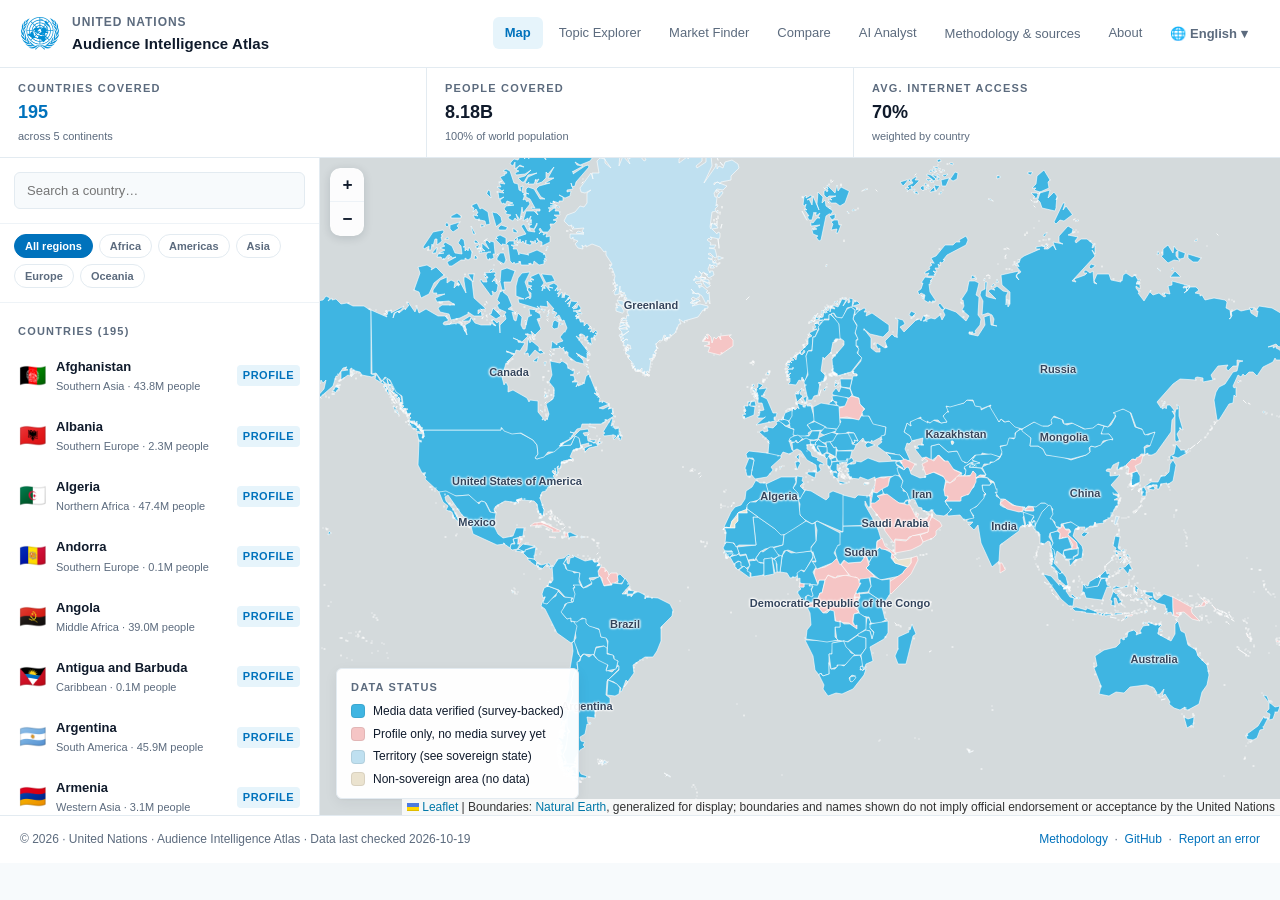
<file: index.html>
<!DOCTYPE html>
<html lang="en">
<head>
<meta charset="UTF-8">
<meta name="viewport" content="width=device-width, initial-scale=1.0">
<meta name="description" content="An interactive, source-cited global map of media consumption patterns. A public research resource prepared for the United Nations.">
<title>Audience Intelligence Atlas · United Nations</title>
<link rel="stylesheet" href="assets/atlas.css">
<link rel="icon" href="data:image/svg+xml,<svg xmlns='http://www.w3.org/2000/svg' viewBox='0 0 100 100'><circle cx='50' cy='50' r='42' fill='%23009EDB'/><circle cx='50' cy='50' r='30' fill='none' stroke='white' stroke-width='5'/><path d='M20 50h60M50 20c12 10 12 50 0 60M50 20c-12 10-12 50 0 60' stroke='white' stroke-width='5' fill='none'/></svg>">

<!-- Leaflet 1.9.4 is SELF-HOSTED (2026-10-06): byte-identical to the
     unpkg.com copy the map used to load (same integrity hashes below), so
     the map has no third-party host at runtime after CARTO's tiles were
     dropped. To upgrade, replace the folder and the two hashes together. -->
<link rel="stylesheet" href="assets/vendor/leaflet-1.9.4/leaflet.css" integrity="sha256-p4NxAoJBhIIN+hmNHrzRCf9tD/miZyoHS5obTRR9BMY=">
<script src="assets/vendor/leaflet-1.9.4/leaflet.js" integrity="sha256-20nQCchB9co0qIjJZRGuk2/Z9VM+kNiyxNV1lvTlZBo="></script>
<script src="assets/atlas-csv.js"></script>

<style>

  html, body { margin: 0; padding: 0; height: 100%; }
  body {
    -webkit-font-smoothing: antialiased;
    overflow: hidden;
    /* One vertical column: header, optional error banner, stats strip, then
       the map/sidebar row, which takes whatever height is left over. The
       strip is taller in the country view than in the aggregate view and the
       banner appears only on a data failure, so their heights must never be
       assumed. The footer is fixed to the bottom of the window and is out of
       this flow, hence the reserved padding below. */
    display: flex;
    flex-direction: column;
    padding-bottom: 37px;   /* = footer.site height */
  }

  header.site .badge {
    display: inline-flex; align-items: center; gap: 8px;
    padding: 6px 12px;
    background: var(--accent-soft);
    color: var(--un-blue-ink);
    border-radius: var(--r-pill);
    font-size: 12px; font-weight: 600;
  }
  header.site .badge::before {
    content: ""; width: 6px; height: 6px; border-radius: 50%;
    background: var(--un-blue);
    box-shadow: 0 0 0 3px rgba(0,158,219,0.18);
  }

  /* Language selector */
  .lang-select {
    display: inline-flex;
    align-items: center;
    gap: 4px;
    padding: 5px 10px;
    font-size: 12px;
    font-weight: 600;
    color: var(--un-blue-dark);
    background: var(--accent-soft);
    border: 1px solid rgba(0,158,219,0.2);
    border-radius: var(--r-pill);
    cursor: pointer;
    font-family: inherit;
    transition: all 0.15s;
  }
  .lang-select:hover { background: #fff; border-color: var(--un-blue); }
  .country-label {
    pointer-events: none;
    font: 600 11px/1.1 -apple-system, BlinkMacSystemFont, "Segoe UI", Roboto, sans-serif;
    color: #33445C;
    text-shadow: 0 1px 2px rgba(255,255,255,.95), 0 -1px 2px rgba(255,255,255,.95),
                 1px 0 2px rgba(255,255,255,.95), -1px 0 2px rgba(255,255,255,.95);
    white-space: nowrap;
    transform: translate(-50%, -50%);
    display: inline-block;
  }
  .country-label.minor { font-weight: 500; font-size: 11px; color: #5C6B7E; }

  .lang-menu {
    position: absolute;
    top: 54px; right: 22px;
    background: #fff;
    border: 1px solid var(--border);
    border-radius: 10px;
    box-shadow: var(--shadow-lg);
    z-index: 1500;
    min-width: 200px;
    padding: 6px;
    display: none;
  }
  .lang-menu.open { display: block; }
  .lang-menu button {
    display: flex; align-items: center; justify-content: space-between;
    width: 100%;
    padding: 10px 12px;
    font-size: 13px;
    background: none; border: none; cursor: pointer;
    border-radius: var(--r-sm);
    color: var(--ink);
    text-align: start;
    font-family: inherit;
  }
  .lang-menu button:hover { background: var(--border-soft); }
  .lang-menu button.current { background: var(--accent-soft); color: var(--un-blue-dark); font-weight: 600; }
  .lang-menu .native { font-weight: 500; }
  .lang-menu .latin { color: var(--muted); font-size: 11px; }

  .error-banner {
    display: none;
    padding: 10px 22px;
    background: #FFF1F0; color: #8B1A14;
    border-bottom: 1px solid #FECACA;
    font-size: 13px;
    flex-shrink: 0;
  }
  .error-banner.show { display: block; }

  .stats-strip {
    display: grid;
    grid-template-columns: repeat(3, 1fr);
    gap: 1px;
    background: var(--border);
    border-bottom: 1px solid var(--border);
    position: relative;
    flex-shrink: 0;
  }
  /* An open country profile shows five figures instead of three. Wide windows
     keep them on one row; narrower ones let them wrap onto a second row,
     which the flexible layout below absorbs. */
  @media (min-width: 1100px) {
    .stats-strip.country-view { grid-template-columns: repeat(5, 1fr); }
  }
  .stat { background: var(--surface); padding: 12px 18px; min-width: 0; }
  .stat .label {
    font-size: 11px; text-transform: uppercase; letter-spacing: 1.2px;
    color: var(--muted); font-weight: 600;
    white-space: nowrap; overflow: hidden; text-overflow: ellipsis;
  }
  .stat .value {
    font-size: 18px; font-weight: 700; color: var(--ink); margin-top: 2px;
    white-space: nowrap; overflow: hidden; text-overflow: ellipsis;
  }
  .stat .delta {
    font-size: 11px; color: var(--muted); font-weight: 500; margin-top: 1px;
    white-space: nowrap; overflow: hidden; text-overflow: ellipsis;
  }
  .stat.highlight .value { color: var(--un-blue-dark); }

  main.app {
    display: grid;
    grid-template-columns: 320px 1fr;
    flex: 1;
    min-height: 0;   /* lets the map and the country list scroll inside, instead of stretching the page */
  }

  aside.sidebar {
    background: var(--surface);
    border-right: 1px solid var(--border);
    display: flex; flex-direction: column;
    overflow: hidden;
  }
  .sidebar .search-box { padding: 14px; border-bottom: 1px solid var(--border-soft); }
  .sidebar .search-box input {
    width: 100%;
    padding: 10px 12px;
    border: 1px solid var(--border);
    border-radius: var(--r-sm);
    font-size: 13px;
    outline: none;
    background: var(--bg);
    transition: border-color 0.15s, background 0.15s;
    font-family: inherit;
  }
  .sidebar .search-box input:focus {
    border-color: var(--un-blue);
    background: #fff;
    box-shadow: 0 0 0 3px rgba(0,158,219,0.12);
  }
  .sidebar .filter-chips {
    padding: 10px 14px 14px;
    border-bottom: 1px solid var(--border-soft);
    display: flex; flex-wrap: wrap; gap: 6px;
  }
  .chip {
    padding: 5px 10px; font-size: 11px; font-weight: 600;
    border: 1px solid var(--border); border-radius: var(--r-pill);
    background: #fff; color: var(--muted);
    cursor: pointer; transition: all 0.12s;
    font-family: inherit;
  }
  .chip:hover { border-color: var(--un-blue); color: var(--un-blue-dark); }
  .chip.active { background: var(--un-blue-dark); color: #fff; border-color: var(--un-blue-dark); }

  .country-list { flex: 1; overflow-y: auto; padding: 6px 8px 20px; }
  .country-list .section-heading {
    font-size: 11px; text-transform: uppercase; letter-spacing: 1.2px;
    color: var(--muted-2); font-weight: 700;
    padding: 14px 10px 6px;
  }
  .country-card {
    display: flex; align-items: center; gap: 10px;
    padding: 10px; border-radius: var(--r-sm);
    cursor: pointer; transition: background 0.12s;
    border: 1px solid transparent;
  }
  .country-card:hover { background: var(--border-soft); }
  .country-card.active { background: var(--accent-soft); border-color: rgba(0,158,219,0.25); }
  .country-card .flag { font-size: 22px; }
  .country-card .meta { flex: 1; min-width: 0; }
  .country-card .meta .name {
    font-size: 13px; font-weight: 600; color: var(--ink);
    white-space: nowrap; overflow: hidden; text-overflow: ellipsis;
  }
  .country-card .meta .sub {
    font-size: 11px; color: var(--muted); margin-top: 1px;
    white-space: nowrap; overflow: hidden; text-overflow: ellipsis;
  }
  .country-card .tag {
    font-size: 11px; font-weight: 700;
    text-transform: uppercase; letter-spacing: 0.5px;
    padding: 2px 6px; border-radius: 4px;
    background: var(--accent-soft); color: var(--un-blue-dark);
  }

  .map-wrap { position: relative; overflow: hidden; }
  #map { width: 100%; height: 100%; background: #DFE8F0; }
  .map-legend {
    position: absolute;
    bottom: 16px; inset-inline-start: 16px;
    background: rgba(255,255,255,0.96);
    padding: 10px 14px;
    border-radius: var(--r-sm);
    box-shadow: var(--shadow);
    font-size: 12px;
    z-index: 400;
    border: 1px solid var(--border);
  }
  .map-legend .legend-title {
    font-size: 11px; text-transform: uppercase; letter-spacing: 1.2px;
    color: var(--muted); font-weight: 700;
    margin-bottom: 6px;
  }
  .map-legend .row { display: flex; align-items: center; gap: 8px; margin-top: 4px; }
  .map-legend .swatch {
    width: 14px; height: 14px; border-radius: 4px;
    border: 1px solid rgba(0,0,0,0.08);
  }
  .map-hint {
    position: absolute;
    top: 16px; inset-inline-start: 16px;
    background: rgba(255,255,255,0.96);
    padding: 8px 14px;
    border-radius: var(--r-pill);
    font-size: 12px; color: var(--muted);
    box-shadow: var(--shadow);
    z-index: 400;
    border: 1px solid var(--border);
    pointer-events: none;
  }

  .detail-panel {
    position: fixed;
    inset-inline-end: 0; top: 60px; bottom: 37px;
    width: min(540px, 100vw);
    background: var(--surface);
    box-shadow: -12px 0 40px rgba(15,26,43,0.14);
    transform: translateX(100%);
    /* visibility keeps the closed panel's buttons out of the tab order */
    visibility: hidden;
    transition: transform 0.28s cubic-bezier(.2,.7,.2,1), visibility 0s linear 0.28s;
    z-index: 1000;
    display: flex; flex-direction: column;
    border-inline-start: 1px solid var(--border);
  }
  .detail-panel.open { visibility: visible; transition-delay: 0s; }
  /* RTL languages: text content flows right-to-left inside its containers,
     while the page layout (header, panel position, map controls) stays put. */
  body.rtl-text #detail-body,
  body.rtl-text #country-list,
  body.rtl-text .modal-body,
  body.rtl-text #stats-strip .stat,
  body.rtl-text #detail-name,
  body.rtl-text #detail-subline,
  body.rtl-text #detail-csv,
  body.rtl-text #detail-pdf {
    direction: rtl;
    text-align: right;
  }
  .detail-panel.open { transform: translateX(0); }

  .detail-header {
    padding: 22px 24px 16px;
    border-bottom: 1px solid var(--border);
    position: relative;
    background: linear-gradient(180deg, var(--accent-soft) 0%, #fff 100%);
  }
  .detail-header .flag-big { font-size: 44px; line-height: 1; margin-bottom: 10px; }
  .detail-header h2 { margin: 0; font-size: 26px; font-weight: 700; letter-spacing: -0.3px; }
  .detail-header .subline { font-size: 13px; color: var(--muted); margin-top: 4px; }
  .detail-header #detail-csv, .detail-header #detail-pdf { margin-top: 10px; }

  /* Print / save-as-PDF for a country profile (2026-08-18). Off screen the
     surface is empty and hidden; while printing, it is the only thing shown.
     print-color-adjust keeps the survey bars and pills visible on paper. */
  #print-profile { display: none; }
  #print-profile h1 { font-size: 24px; margin: 0 0 4px; }
  #print-profile .print-subline { color: var(--muted); font-size: 13px; margin-bottom: 16px; }
  #print-profile h2 { font-size: 15px; margin: 20px 0 8px;
    border-bottom: 1px solid var(--border); padding-bottom: 4px; }
  /* The five tab renderers each prepend the confidence banner and the
     translation notice; concatenated into one document those would repeat
     four times. The first of each prints; later siblings are hidden. */
  #print-profile .confidence-banner ~ .confidence-banner,
  #print-profile .translation-notice ~ .translation-notice { display: none; }
  @media print {
    body.print-profile-mode > :not(#print-profile) { display: none !important; }
    body.print-profile-mode #print-profile { display: block; overflow: visible;
      height: auto; padding: 0;
      print-color-adjust: exact; -webkit-print-color-adjust: exact; }
    /* fragmentation hygiene: a figure never separates from its bar, and a
       section heading is never stranded at the foot of a page */
    #print-profile .data-row { break-inside: avoid; break-after: avoid; }
    #print-profile .bar, #print-profile .kv, #print-profile .pill { break-inside: avoid; }
    #print-profile h2, #print-profile h3 { break-after: avoid; }
  }
  .detail-header .close {
    position: absolute; top: 16px; inset-inline-end: 16px;
    background: #fff; border: 1px solid var(--border);
    width: 32px; height: 32px; border-radius: 50%;
    font-size: 16px; cursor: pointer;
    display: grid; place-items: center;
    color: var(--muted); transition: all 0.15s;
    font-family: inherit;
  }
  .detail-header .close:hover { background: var(--ink); color: #fff; border-color: var(--ink); }

  .detail-tabs {
    display: flex; gap: 2px;
    padding: 0 18px;
    border-bottom: 1px solid var(--border);
    background: #fff;
    overflow-x: auto;
  }
  .detail-tabs button {
    background: none; border: none; cursor: pointer;
    padding: 12px; font-size: 13px; font-weight: 500;
    color: var(--muted);
    border-bottom: 2px solid transparent;
    margin-bottom: -1px;
    transition: color 0.15s, border-color 0.15s;
    font-family: inherit;
    white-space: nowrap;
  }
  .detail-tabs button:hover { color: var(--ink); }
  .detail-tabs button.active {
    color: var(--un-blue-dark);
    border-bottom-color: var(--un-blue);
    font-weight: 600;
  }

  .detail-body { flex: 1; overflow-y: auto; padding: 22px 24px 40px; }
  .detail-body h3 {
    font-size: 11px;
    text-transform: uppercase; letter-spacing: 1.2px;
    color: var(--muted); font-weight: 700;
    margin: 22px 0 10px;
  }
  .detail-body h3:first-of-type { margin-top: 0; }
  .detail-body p { margin: 0 0 12px; font-size: 14px; color: var(--ink); }

  .translation-notice {
    background: #F0F7FB;
    border: 1px solid rgba(0,158,219,0.2);
    border-radius: var(--r-sm);
    padding: 8px 12px;
    font-size: 11px;
    color: var(--un-blue-ink);
    margin-bottom: 14px;
    display: none;
  }
  body:not([data-lang="en"]) .translation-notice { display: block; }

  .kv-grid {
    display: grid;
    grid-template-columns: repeat(2, 1fr);
    gap: 1px;
    background: var(--border);
    border: 1px solid var(--border);
    border-radius: var(--radius);
    overflow: hidden;
    margin-bottom: 16px;
  }
  .kv { background: #fff; padding: 12px 14px; }
  .kv .label {
    font-size: 11px; text-transform: uppercase; letter-spacing: 1.2px;
    color: var(--muted); font-weight: 600;
  }
  .kv .value { font-size: 15px; font-weight: 600; color: var(--ink); margin-top: 3px; }

  .pills { display: flex; flex-wrap: wrap; gap: 6px; margin-bottom: 14px; }
  .pill {
    background: var(--accent-soft); color: var(--un-blue-ink);
    padding: 5px 10px; border-radius: var(--r-pill);
    font-size: 12px; font-weight: 500;
  }
  .pill.neutral { background: var(--border-soft); color: var(--ink); }

  .data-row {
    display: flex; justify-content: space-between; align-items: baseline;
    padding: 10px 0;
    border-bottom: 1px solid var(--border-soft);
    font-size: 14px;
  }
  .data-row:last-child { border-bottom: none; }
  .data-row .label { color: var(--muted); }
  .data-row .value { font-weight: 600; }

  .bar {
    position: relative;
    background: var(--border-soft);
    border-radius: 4px;
    height: 6px; overflow: hidden;
    margin-top: 6px;
  }
  .bar-fill {
    position: absolute; inset-inline-start: 0; top: 0; bottom: 0;
    background: var(--un-blue);
    border-radius: 4px;
  }

  .confidence-banner {
    background: #FFF4E5;
    border: 1px solid #FFE0B2;
    border-radius: var(--r-sm);
    padding: 10px 14px;
    font-size: 12px;
    color: #8B5A14;
    margin-bottom: 16px;
    display: flex; align-items: flex-start; gap: 10px;
  }
  .confidence-banner strong { color: #6B4510; }

  .sources-registry { display: grid; grid-template-columns: repeat(auto-fill, minmax(230px, 1fr)); gap: 14px 26px; margin: 4px 0 2px; }
  .sources-registry .src-group h4 { font-size: 11px; text-transform: uppercase; letter-spacing: 0.06em; color: var(--muted-2); margin: 0 0 5px; }
  .sources-registry .src-group a { display: block; padding: 2.5px 0; font-size: 13px; color: var(--un-blue-dark); text-decoration: none; }
  .sources-registry .src-group a:hover { text-decoration: underline; }
  .sources-list { font-size: 12px; color: var(--muted); }
  .sources-list div { padding: 6px 0; border-bottom: 1px dashed var(--border); }
  .sources-list div:last-child { border-bottom: none; }
  .sources-list a { color: var(--un-blue-dark); text-decoration: none; word-break: break-all; }
  .sources-list a:hover { text-decoration: underline; }

  .no-data { padding: 32px 16px; text-align: center; color: var(--muted); font-size: 14px; }
  .no-data .icon { font-size: 36px; margin-bottom: 12px; opacity: 0.5; }

  /* Methodology modal */
  .modal-backdrop {
    position: fixed; inset: 0;
    background: rgba(15, 26, 43, 0.55);
    z-index: 2000; display: none;
    align-items: center; justify-content: center;
    padding: 20px;
  }
  .modal-backdrop.open { display: flex; }
  .modal {
    background: #fff;
    border-radius: var(--radius);
    max-width: 640px; width: 100%;
    max-height: 85vh; overflow-y: auto;
    box-shadow: var(--shadow-lg);
  }
  .modal-header {
    padding: 22px 26px 16px;
    border-bottom: 1px solid var(--border);
    display: flex; justify-content: space-between; align-items: center;
  }
  .modal-header h2 { margin: 0; font-size: 20px; }
  .modal-body { padding: 22px 26px 28px; font-size: 14px; color: var(--ink); }
  .modal-body .mini-stats {
    display: grid;
    grid-template-columns: repeat(3, 1fr);
    gap: 1px;
    background: var(--border);
    border: 1px solid var(--border);
    border-radius: 10px;
    overflow: hidden;
    margin: 16px 0 24px;
  }
  .modal-body .mini-stats .stat { background: #fff; padding: 14px 16px; }
  .modal-body .mini-stats .label {
    font-size: 11px; text-transform: uppercase; letter-spacing: 1.2px;
    color: var(--muted); font-weight: 600;
  }
  .modal-body .mini-stats .value { font-size: 18px; font-weight: 700; color: var(--ink); margin-top: 2px; }
  .modal-body .mini-stats .delta { font-size: 11px; color: var(--muted); margin-top: 2px; }
  .modal .close {
    background: var(--border-soft); border: none;
    width: 30px; height: 30px; border-radius: 50%;
    cursor: pointer; font-size: 15px; color: var(--muted);
    font-family: inherit;
  }


  /* Beyond the world's edge the container shows through — a designed soft
     fade instead of a flat grey void. The drawn ocean (OCEAN_COLOUR in the
     map script) covers everything inside the world, so this only paints the
     polar/edge margins and the moment before the map has loaded. */
  .leaflet-container { font-family: inherit;
    background: linear-gradient(180deg, #E9F2F9 0%, #DFE8F0 45%, #D5E2ED 100%); }
  .leaflet-interactive:focus { outline: none; }
  /* Modernised zoom control — same affordance, crisper instrument feel */
  .leaflet-control-zoom { border: none !important;
    box-shadow: 0 2px 10px rgba(15,26,43,0.14) !important; border-radius: var(--radius) !important;
    overflow: hidden; }
  .leaflet-control-zoom a { width: 34px !important; height: 34px !important;
    line-height: 34px !important; font-size: 16px !important; color: #0F1A2B !important;
    background: rgba(255,255,255,0.92) !important; backdrop-filter: blur(6px);
    border-bottom: 1px solid #EDF2F7 !important; transition: background .15s, color .15s; }
  .leaflet-control-zoom a:last-child { border-bottom: none !important; }
  .leaflet-control-zoom a:hover { background: #FFFFFF !important; color: var(--un-blue-dark) !important; }
  /* The ocean and country layer mount once the boundary file arrives — fade
     them in instead of popping (class added by script when ready). */
  .leaflet-overlay-pane { opacity: 0; transition: opacity .45s ease; }
  .leaflet-overlay-pane.layer-ready { opacity: 1; }
  @media (prefers-reduced-motion: reduce) {
    .leaflet-overlay-pane { transition: none; opacity: 1; }
    .leaflet-control-zoom a { transition: none; }
  }
  /* Ensure Leaflet zoom controls stay LTR even in RTL mode */

  @media (max-width: 780px) {
    html, body { overflow: auto; }
    /* phones scroll the whole page instead of fitting everything on one
       screen, and the footer joins the flow, so the desktop column layout
       and its reserved footer space are switched off here */
    body { display: block; height: auto; padding-bottom: 0; }
    main.app { grid-template-columns: 1fr; grid-template-rows: auto auto; height: auto; }
    .map-wrap { height: 58vh; }
    aside.sidebar { max-height: 40vh; border-right: none; border-bottom: 1px solid var(--border); }
    footer.site { position: static; height: auto; flex-wrap: wrap; gap: 4px; }
    .detail-panel { top: 0; bottom: 0; }
    .sidebar .search-box input { font-size: 16px; } /* prevents iOS focus-zoom */
    .stats-strip { grid-template-columns: repeat(2, 1fr); }
    .stats-strip .stat:last-child { grid-column: 1 / -1; }
    .detail-panel { width: 100vw; }
    header.site { flex-wrap: wrap; height: auto; padding: 10px 14px; gap: 8px; }
      header.site .badge { display: none; }
      header.site nav { gap: 2px; }
      /* comfortable touch targets on phones */
    .chip { padding: 9px 14px; font-size: 12px; }
    .detail-header .close, .modal .close { width: 40px; height: 40px; }
  }
</style>
</head>
<body data-lang="en">

<a class="skip-link" href="#country-list">Skip to country list</a>
<header class="site">
  <div class="brand">
    <!-- Official United Nations emblem (public domain UN document artwork).
         Linked home from every page (Shakti's request, 2026-08-10). -->
    <a href="index.html" aria-label="United Nations emblem, back to the map" style="display:block; line-height:0;">
      <img class="logo" src="assets/un_emblem.png" alt="United Nations emblem" width="40" height="33">
    </a>
    <div>
      <div class="subtitle" style="text-transform:uppercase; letter-spacing:0.08em; font-weight:600;" data-i18n="brand_un">United Nations</div>
      <h1 class="title" style="margin:0; font-size:15px;" data-i18n="brand_title">Audience Intelligence Atlas</h1>
    </div>
  </div>
  <div class="spacer"></div>
  <nav aria-label="Atlas pages">
    <a href="index.html" aria-current="page" data-i18n="nav_map">Map</a>
    <a href="topics.html" data-i18n="nav_topics">Topic Explorer</a>
    <a href="finder.html" data-i18n="nav_finder">Market Finder</a>
    <a href="compare.html" data-i18n="nav_compare">Compare</a>
    <a href="ask.html" data-i18n="nav_ask">AI Analyst</a>
    <!-- One button, one modal: "Sources" used to sit beside this and opened
         the SAME modal — merged 2026-08-10 (the modal covers both). -->
    <button id="open-methodology" data-i18n="nav_methodology">Methodology &amp; sources</button>
    <!-- Survey link hidden until the survey is live:
    <a href="#" data-i18n="nav_survey">Take the survey</a> -->
    <a href="https://github.com/Shakcoder/UN-Media-Consumption-Map-#readme" target="_blank" rel="noopener" data-i18n="nav_about">About</a>
    <button class="lang-select" id="lang-button" aria-haspopup="true" aria-expanded="false">
      <span id="lang-current">🌐 English</span>
      <span aria-hidden="true">▾</span>
    </button>
  </nav>
</header>

<div class="lang-menu" id="lang-menu" role="menu">
  <!-- populated by JS -->
</div>

<div class="error-banner" id="error-banner" role="alert"></div>

<section class="stats-strip" id="stats-strip"><!-- dynamic --></section>

<main class="app">
  <aside class="sidebar">
    <div class="search-box">
      <input id="search" type="search" autocomplete="off" aria-label="Search a country" data-i18n-placeholder="search_placeholder" placeholder="Search a country…">
    </div>
    <!-- First-party audience survey (proposal §3.4). Hidden until SURVEY_URL is
         set: create the privacy-preserving form (no names, no identifying data,
         non-identifying attributes only), get supervisor sign-off, then paste
         its URL into the SURVEY_URL constant in the script below. -->
    <div id="survey-banner" hidden style="margin:8px 12px 0; padding:8px 10px; background:var(--accent-soft); border:1px solid var(--border); border-radius:8px; font-size:12px; line-height:1.4;">
      📋 <a id="survey-link" href="#" target="_blank" rel="noopener" style="color:var(--un-blue-dark); font-weight:600; text-decoration:none;">Take the 2-minute audience survey ↗</a>
      <div style="font-size:10px; color:var(--muted-2); margin-top:2px;">Anonymous: no names or identifying details collected.</div>
    </div>
    <div class="filter-chips">
      <button class="chip active" data-filter="all" data-i18n="chip_all">All regions</button>
      <button class="chip" data-filter="Africa" data-i18n="chip_africa">Africa</button>
      <button class="chip" data-filter="Americas" data-i18n="chip_americas">Americas</button>
      <button class="chip" data-filter="Asia" data-i18n="chip_asia">Asia</button>
      <button class="chip" data-filter="Europe" data-i18n="chip_europe">Europe</button>
      <button class="chip" data-filter="Oceania" data-i18n="chip_oceania">Oceania</button>
    </div>
    <div class="country-list" id="country-list"></div>
  </aside>

  <div class="map-wrap">
    <div class="map-hint" data-i18n="map_hint">Click any country to open its profile →</div>
    <div id="map"></div>
    <div class="map-legend">
      <div class="legend-title" data-i18n="legend_title">Data status</div>
      <div class="row"><div class="swatch" style="background:#3FB5E2"></div><span data-i18n="legend_profiled">Media data verified (survey-backed)</span></div>
      <div class="row"><div class="swatch" style="background:#F5C5C5"></div><span data-i18n="legend_limited">Profile only, no media survey yet</span></div>
      <div class="row"><div class="swatch" style="background:#BFE0F0"></div><span data-i18n="legend_territory">Territory (see sovereign state)</span></div>
      <div class="row"><div class="swatch" style="background:#EBE3CF"></div><span data-i18n="legend_not_profiled">Non-sovereign area (no data)</span></div>
    </div>
  </div>
</main>

<aside class="detail-panel" id="detail-panel" role="dialog" aria-labelledby="detail-name" aria-hidden="true">
  <div class="detail-header">
    <button class="close" id="close-detail" aria-label="Close country profile">✕</button>
    <div class="flag-big" id="detail-flag" aria-hidden="true"></div>
    <h2 id="detail-name"></h2>
    <div class="subline" id="detail-subline"></div>
    <button type="button" class="btn-quiet" id="detail-csv" data-i18n="download_csv" hidden>Download data (CSV)</button>
    <button type="button" class="btn-quiet" id="detail-pdf" data-i18n="print_pdf" hidden>Print / save PDF</button>
  </div>
  <!-- One panel (#detail-body) is re-filled for whichever tab is selected, so
       every tab points at that same panel and the panel names the selected tab
       back (aria-labelledby, kept in step by selectTab() in the script below).
       Only the selected tab is in the Tab order; arrow keys move between them,
       which is what a screen reader promises when it says "tab, 1 of 5". -->
  <div class="detail-tabs" role="tablist" aria-label="Country profile sections">
    <button id="tab-overview" data-tab="overview" class="active" role="tab" aria-selected="true" aria-controls="detail-body" data-i18n="tab_overview">Overview</button>
    <button id="tab-economy" data-tab="economy" role="tab" aria-selected="false" aria-controls="detail-body" tabindex="-1" data-i18n="tab_economy">Economy</button>
    <button id="tab-media" data-tab="media" role="tab" aria-selected="false" aria-controls="detail-body" tabindex="-1" data-i18n="tab_media">Media</button>
    <button id="tab-society" data-tab="society" role="tab" aria-selected="false" aria-controls="detail-body" tabindex="-1" data-i18n="tab_society">Society</button>
    <button id="tab-sources" data-tab="sources" role="tab" aria-selected="false" aria-controls="detail-body" tabindex="-1" data-i18n="tab_sources">Sources</button>
  </div>
  <!-- tabindex="0": the panel scrolls, so keyboard users must be able to reach
       and scroll it without a mouse. -->
  <div class="detail-body" id="detail-body" role="tabpanel" aria-labelledby="tab-overview" tabindex="0"></div>
</aside>

<!-- Print / save-as-PDF surface for a country profile. Filled with ALL five
     tabs' content when the profile's print button is pressed (the panel
     itself shows one tab at a time), shown ONLY by the print stylesheet,
     and emptied again after printing. Kept a direct child of <body> so the
     print rules can hide everything else with one selector. -->
<div id="print-profile" class="detail-body" aria-hidden="true"></div>

<div class="modal-backdrop" id="methodology-modal">
  <div class="modal" role="dialog" aria-modal="true" aria-labelledby="methodology-title">
    <div class="modal-header">
      <h2 id="methodology-title" data-i18n="modal_title">Methodology &amp; data standards</h2>
      <button class="close" data-close-modal aria-label="Close methodology">✕</button>
    </div>
    <div class="modal-body">
      <p data-i18n="modal_intro">This atlas is built to the standards of an institutional research resource. Every number displayed is tied to a primary source that is either (a) produced by an intergovernmental body or government statistical agency, or (b) published in a recognised comparative research programme.</p>

      <div class="mini-stats">
        <div class="stat">
          <div class="label" data-i18n="modal_indicators_label">Indicators per country</div>
          <div class="value">40+</div>
          <div class="delta" data-i18n="modal_indicators_delta">with citations</div>
        </div>
        <div class="stat">
          <div class="label" data-i18n="modal_source_tier_label">Primary source tier</div>
          <div class="value" data-i18n="modal_source_tier_value">Institutional</div>
          <div class="delta">UN · World Bank · RSF · Freedom House · Reuters Institute · Afrobarometer · Arab Barometer</div>
        </div>
        <div class="stat">
          <div class="label" data-i18n="modal_data_status_label">Data status</div>
          <div class="value" style="color: var(--positive);" data-i18n="modal_data_status_value">Verified</div>
          <div class="delta" data-i18n="modal_data_status_delta">primary sources, cited per field</div>
        </div>
      </div>

      <h3 style="font-size: 14px; color: var(--ink); margin: 8px 0 6px;" data-i18n="modal_refresh_cadence">Refresh cadence</h3>
      <p style="color: var(--muted);" data-i18n="modal_refresh_body">Topic trends refresh daily (Wikimedia + GDELT + Google Trends + Bluesky + Media Cloud). Country indicators refresh weekly via the World Bank API. Annual flagship reports (Reuters Institute DNR, RSF, Freedom House, GSMA, Afrobarometer) are integrated once a year; a monthly watchdog opens a reminder automatically when a new edition is published.</p>

      <h3 style="font-size: 14px; color: var(--ink); margin: 18px 0 6px;" data-i18n="modal_sources_heading">Integrated data sources</h3>
      <div class="sources-registry">
        <div class="src-group">
          <h4>Country indicators</h4>
          <a href="https://data.worldbank.org" target="_blank" rel="noopener">World Bank Open Data</a>
          <a href="https://datahub.itu.int" target="_blank" rel="noopener">ITU DataHub</a>
          <a href="https://uis.unesco.org" target="_blank" rel="noopener">UNESCO Institute for Statistics</a>
          <a href="https://www.worldbank.org/en/publication/globalfindex" target="_blank" rel="noopener">World Bank Global Findex</a>
          <a href="https://population.un.org/wpp/" target="_blank" rel="noopener">UN DESA World Population Prospects</a>
          <a href="https://www.mobileconnectivityindex.com" target="_blank" rel="noopener">GSMA Mobile Connectivity Index</a>
        </div>
        <div class="src-group">
          <h4>Media freedom</h4>
          <a href="https://rsf.org/en/index" target="_blank" rel="noopener">RSF World Press Freedom Index</a>
          <a href="https://ooni.org/" target="_blank" rel="noopener">OONI (measured news-site censorship)</a>
          <a href="https://freedomhouse.org/report/freedom-world" target="_blank" rel="noopener">Freedom House: Freedom in the World</a>
          <a href="https://freedomhouse.org/report/freedom-net" target="_blank" rel="noopener">Freedom House: Freedom on the Net</a>
        </div>
        <div class="src-group">
          <h4>News &amp; media surveys</h4>
          <a href="https://reutersinstitute.politics.ox.ac.uk/digital-news-report/2026" target="_blank" rel="noopener">Reuters Institute Digital News Report</a>
          <a href="https://www.afrobarometer.org/data/" target="_blank" rel="noopener">Afrobarometer</a>
          <a href="https://www.arabbarometer.org/survey-data/data-downloads/" target="_blank" rel="noopener">Arab Barometer (Waves VII &amp; VIII)</a>
          <a href="https://www.worldvaluessurvey.org/WVSDocumentationWV7.jsp" target="_blank" rel="noopener">World Values Survey (Wave 7)</a>
          <a href="https://doi.org/10.4232/1.14726" target="_blank" rel="noopener">Eurobarometer 102.2 (GESIS ZA8905)</a>
          <a href="https://www.latinobarometro.org/" target="_blank" rel="noopener">Latinobarómetro 2024</a>
          <a href="https://datareportal.com" target="_blank" rel="noopener">DataReportal</a>
        </div>
        <div class="src-group">
          <h4>Media landscape &amp; platforms</h4>
          <a href="https://www.cia.gov/the-world-factbook/" target="_blank" rel="noopener">CIA World Factbook</a>
          <a href="https://github.com/unicode-org/cldr-json" target="_blank" rel="noopener">Unicode CLDR</a>
          <a href="https://gs.statcounter.com" target="_blank" rel="noopener">Statcounter GlobalStats</a>
        </div>
        <div class="src-group">
          <h4>Live trends</h4>
          <a href="https://wikimedia.org/api/rest_v1/" target="_blank" rel="noopener">Wikimedia Pageviews API</a>
          <a href="https://doc.wikimedia.org/analytics-api/" target="_blank" rel="noopener">Wikimedia per-country reading lists (top-per-country)</a>
          <a href="https://www.gdeltproject.org" target="_blank" rel="noopener">GDELT 2.0</a>
          <a href="https://trends.google.com/trending" target="_blank" rel="noopener">Google Trends: Trending Now (per-country searches)</a>
          <a href="https://docs.bsky.app/" target="_blank" rel="noopener">Bluesky public API (global social pulse)</a>
          <a href="https://www.mediacloud.org/" target="_blank" rel="noopener">Media Cloud (national-press collections)</a>
        </div>
        <div class="src-group">
          <h4>Ad market (industry estimates)</h4>
          <a href="https://www.wppmedia.com/" target="_blank" rel="noopener">WPP Media: This Year, Next Year</a>
          <a href="https://www.dentsu.com/" target="_blank" rel="noopener">Dentsu: Global Ad Spend Forecasts</a>
        </div>
        <div class="src-group">
          <h4>Reference tools (linked, not ingested)</h4>
          <a href="https://www.unesco.org/en/world-media-trends" target="_blank" rel="noopener">UNESCO World Trends in Freedom of Expression</a>
          <a href="https://www.pewresearch.org" target="_blank" rel="noopener">Pew Research Center</a>
          <a href="https://www.facebook.com/ads/library/" target="_blank" rel="noopener">Meta Ad Library</a>
          <a href="https://adstransparency.google.com" target="_blank" rel="noopener">Google Ads Transparency Center</a>
        </div>
      </div>
      <p style="color: var(--muted); font-size: 12px; margin-top: 10px;">
        <span data-i18n="modal_sources_note2">Full registry &amp; conflict-resolution rules:</span>
        <a href="https://github.com/Shakcoder/UN-Media-Consumption-Map-/blob/main/docs/DATA_SOURCES.md" target="_blank" rel="noopener">docs/DATA_SOURCES.md</a>
      </p>

      <h3 style="font-size: 14px; color: var(--ink); margin: 18px 0 6px;" data-i18n="modal_licences_heading">Licences &amp; attribution</h3>
      <p style="color: var(--muted); font-size: 12.5px; line-height: 1.6;" data-i18n="modal_licences_body">The Atlas redistributes figures from sources with their own terms. World Bank Open Data (including the ITU, UNESCO&nbsp;UIS and Global&nbsp;Findex series it republishes) is used under CC&nbsp;BY&nbsp;4.0. Unicode CLDR language data is used under the Unicode&nbsp;License&nbsp;v3. Wikimedia Pageviews data is CC0. The CIA World Factbook is in the public domain. RSF, Freedom House, the Reuters Institute and the barometer programmes (Afrobarometer, Arab&nbsp;Barometer, World&nbsp;Values&nbsp;Survey, Eurobarometer&nbsp;/&nbsp;GESIS, Latinobarómetro, Asian&nbsp;Barometer) permit non-commercial research reuse with attribution; each figure names its programme and edition wherever it appears. Statcounter and GDELT are used under their published terms with attribution. DataReportal and the WPP&nbsp;Media / Dentsu ad forecasts are cited as industry estimates and are never redistributed in bulk. Google Trends data is reused with attribution (“Data source: Google Trends”). Bluesky and Media Cloud material is stored as aggregate topics and counts only (never posts, handles or story text), in line with their terms. OONI censorship measurements are CC BY-NC-SA (non-commercial), suitable for this non-profit Atlas, to be removed if it ever becomes a paid product. Where a source's terms do not permit redistribution, the Atlas links to it rather than copying it.</p>

      <p style="color: var(--muted); font-size: 12.5px; line-height: 1.6; font-style: italic;" data-i18n="modal_boundaries_note">The boundaries and names shown and the designations used on the map do not imply official endorsement or acceptance by the United Nations. Country outlines are generalized for display; where the underlying dataset diverges from United Nations cartographic practice and the geometry permits, the presentation follows the United Nations position.</p>

      <h3 style="font-size: 14px; color: var(--ink); margin: 18px 0 6px;" data-i18n="modal_confidence_flags">Confidence flags</h3>
      <p style="color: var(--muted);" data-i18n="modal_confidence_body">Each country carries a derived confidence level. High: the record is verified against its primary sources and a measured news-consumption survey covers the country. Medium: verified, but news figures rest on structural indicators or on a survey that carries a methodological caveat (sample or question construct). Low: not yet verified; must not be cited publicly. Individual figures always name their source in the Sources tab.</p>
    </div>
  </div>
</div>
<footer class="site">
  <div><span data-i18n="footer_copyright">© 2026 · United Nations · Audience Intelligence Atlas · Data last checked</span> <span id="last-check"></span></div>
  <div>
    <a id="footer-methodology" data-i18n="footer_methodology">Methodology</a> &nbsp;·&nbsp;
    <a href="https://github.com/shakcoder/UN-Media-Consumption-Map-" target="_blank" data-i18n="footer_github">GitHub</a> &nbsp;·&nbsp;
    <a href="https://github.com/Shakcoder/UN-Media-Consumption-Map-/issues/new" target="_blank" rel="noopener" data-i18n="footer_report">Report an error</a>
  </div>
</footer>

<!-- ============================================================
     Country data — embedded directly so the site is a single self-contained file.
     Figures marked "preliminary" must be re-verified against primary sources.
     Keyed by ISO 3166-1 alpha-3.
     ============================================================ -->
<script>
window.COUNTRY_DATA = {

  "USA": {
    name: "United States of America",
    capital: "Washington, D.C.",
    region: "Americas", subregion: "Northern America",
    flag: "🇺🇸",
    overview: "The world's largest economy and the primary exporter of global media and digital platforms. Home to the companies that define much of the world's online information environment.",
    population: 334914895, population_year: 2023, area_km2: 9833517, gdp_per_capita_usd: 82769,
    currency: "United States Dollar (USD)",
    languages: ["English (de facto)", "Spanish (widely spoken)"],
    government: "Federal presidential republic",
    dominant_industries: ["Technology & software", "Financial services", "Healthcare", "Manufacturing", "Entertainment & media", "Aerospace & defense"],
    focus_areas: ["AI and semiconductor policy", "Energy transition", "Re-shoring of manufacturing", "Regulation of large platforms"],
    demographics: { age_0_14_pct: 17.8, age_15_64_pct: 64.9, age_65_plus_pct: 17.3, urban_pct: 83.3, literacy_pct: 99.0 },
    connectivity: { internet_pct: 97, mobile_per_100: 110, smartphone_pct: 91, fixed_broadband_per_100: 38 },
    media: {
      top_tv: "CBS, NBC, ABC, Fox, CNN, MSNBC",
      top_radio: "NPR, iHeartRadio network, SiriusXM",
      top_online_news: "New York Times, CNN, Washington Post, Fox News",
      top_social: "YouTube, Facebook, Instagram, TikTok, X",
      press_freedom_rank: 57, press_freedom_score: 65.49, press_freedom_source: "RSF 2025"
    },
    topics_of_interest: ["Politics", "Business", "Sports", "Entertainment", "Technology"],
    sources: {
      population: "World Bank | https://data.worldbank.org/indicator/SP.POP.TOTL?locations=US",
      gdp: "World Bank | https://data.worldbank.org/indicator/NY.GDP.PCAP.CD?locations=US",
      internet: "ITU | https://datahub.itu.int/",
      press_freedom: "RSF | https://rsf.org/en/country/united-states"
    },
    confidence: "preliminary"
  },

  "GBR": {
    name: "United Kingdom",
    capital: "London",
    region: "Europe", subregion: "Northern Europe",
    flag: "🇬🇧",
    overview: "Globally influential media market historically anchored by the BBC. Strong public-service broadcasting tradition sits alongside one of the world's most competitive commercial press markets.",
    population: 67596281, population_year: 2023, area_km2: 243610, gdp_per_capita_usd: 50778,
    currency: "Pound Sterling (GBP)",
    languages: ["English", "Welsh", "Scottish Gaelic"],
    government: "Parliamentary constitutional monarchy",
    dominant_industries: ["Financial services", "Creative industries", "Aerospace", "Pharmaceuticals", "Professional services", "Tech"],
    focus_areas: ["Post-Brexit trade", "Net zero by 2050", "AI safety leadership", "Public-service broadcasting reform"],
    demographics: { age_0_14_pct: 17.4, age_15_64_pct: 63.5, age_65_plus_pct: 19.1, urban_pct: 84.4, literacy_pct: 99.0 },
    connectivity: { internet_pct: 97, mobile_per_100: 118, smartphone_pct: 92, fixed_broadband_per_100: 42 },
    media: {
      top_tv: "BBC, ITV, Channel 4, Sky",
      top_radio: "BBC Radio (1/2/4), Global Radio (Capital, Heart)",
      top_online_news: "BBC News, The Guardian, Mail Online, Sky News",
      top_social: "WhatsApp, Facebook, YouTube, Instagram, TikTok",
      press_freedom_rank: 20, press_freedom_score: 78.89, press_freedom_source: "RSF 2025"
    },
    topics_of_interest: ["Politics", "International news", "Sports", "Business", "Climate"],
    sources: {
      population: "World Bank | https://data.worldbank.org/indicator/SP.POP.TOTL?locations=GB",
      gdp: "World Bank | https://data.worldbank.org/indicator/NY.GDP.PCAP.CD?locations=GB",
      internet: "ITU | https://datahub.itu.int/",
      press_freedom: "RSF | https://rsf.org/en/country/united-kingdom"
    },
    confidence: "preliminary"
  },

  "BRA": {
    name: "Brazil",
    capital: "Brasilia",
    region: "Americas", subregion: "South America",
    flag: "🇧🇷",
    overview: "Latin America's largest media market, with television and WhatsApp both playing outsized roles in news distribution. Portuguese-language cohesion makes it one of the most unified large media markets in the world.",
    population: 216422446, population_year: 2023, area_km2: 8515767, gdp_per_capita_usd: 10412,
    currency: "Brazilian Real (BRL)",
    languages: ["Portuguese"],
    government: "Federal presidential republic",
    dominant_industries: ["Agribusiness", "Mining", "Manufacturing", "Oil & gas", "Services", "Renewable energy"],
    focus_areas: ["Amazon conservation", "Green hydrogen", "Disinformation regulation", "Digital inclusion"],
    demographics: { age_0_14_pct: 20.1, age_15_64_pct: 69.7, age_65_plus_pct: 10.2, urban_pct: 87.6, literacy_pct: 94.3 },
    connectivity: { internet_pct: 84, mobile_per_100: 99, smartphone_pct: 84, fixed_broadband_per_100: 22 },
    media: {
      top_tv: "Globo, SBT, Record, Band",
      top_radio: "Jovem Pan, Bandeirantes, CBN",
      top_online_news: "G1 (Globo), UOL, Folha de Sao Paulo, Estadao",
      top_social: "WhatsApp, Instagram, YouTube, TikTok, Facebook",
      press_freedom_rank: 63, press_freedom_score: 63.80, press_freedom_source: "RSF 2025"
    },
    topics_of_interest: ["Politics", "Sports (football)", "Entertainment", "Local news", "Religion"],
    sources: {
      population: "World Bank | https://data.worldbank.org/indicator/SP.POP.TOTL?locations=BR",
      gdp: "World Bank | https://data.worldbank.org/indicator/NY.GDP.PCAP.CD?locations=BR",
      internet: "ITU | https://datahub.itu.int/",
      press_freedom: "RSF | https://rsf.org/en/country/brazil"
    },
    confidence: "preliminary"
  },

  "NGA": {
    name: "Nigeria",
    capital: "Abuja",
    region: "Africa", subregion: "Western Africa",
    flag: "🇳🇬",
    overview: "Africa's most populous country and the continent's largest media and entertainment market. Home to Nollywood, Afrobeats, and some of Africa's most influential digital journalism platforms.",
    population: 223804632, population_year: 2023, area_km2: 923768, gdp_per_capita_usd: 2163,
    currency: "Naira (NGN)",
    languages: ["English (official)", "Hausa", "Yoruba", "Igbo", "500+ others"],
    government: "Federal presidential republic",
    dominant_industries: ["Oil & gas", "Agriculture", "Telecommunications", "Film (Nollywood)", "Financial services", "Fintech"],
    focus_areas: ["Economic diversification away from oil", "Fintech and digital payments growth", "Security in the north", "Youth unemployment"],
    demographics: { age_0_14_pct: 42.5, age_15_64_pct: 54.5, age_65_plus_pct: 3.0, urban_pct: 54.4, literacy_pct: 62.0 },
    connectivity: { internet_pct: 55, mobile_per_100: 99, smartphone_pct: 52, fixed_broadband_per_100: 0.04 },
    media: {
      top_tv: "NTA, Channels TV, Arise News, TVC",
      top_radio: "Wazobia FM, Cool FM, BBC Hausa",
      top_online_news: "Premium Times, Sahara Reporters, Punch, Vanguard",
      top_social: "WhatsApp, Facebook, Instagram, TikTok, X",
      press_freedom_rank: 112, press_freedom_score: 46.81, press_freedom_source: "RSF 2025"
    },
    topics_of_interest: ["Politics", "Religion", "Entertainment (Afrobeats/Nollywood)", "Sports (football)", "Business"],
    sources: {
      population: "World Bank | https://data.worldbank.org/indicator/SP.POP.TOTL?locations=NG",
      gdp: "World Bank | https://data.worldbank.org/indicator/NY.GDP.PCAP.CD?locations=NG",
      internet: "ITU | https://datahub.itu.int/",
      press_freedom: "RSF | https://rsf.org/en/country/nigeria"
    },
    confidence: "preliminary"
  },

  "KEN": {
    name: "Kenya",
    capital: "Nairobi",
    region: "Africa", subregion: "Eastern Africa",
    flag: "🇰🇪",
    overview: "East Africa's digital hub and a pioneer of mobile money (M-Pesa). A vibrant independent press coexists with government pressure that has grown in recent years.",
    population: 55100586, population_year: 2023, area_km2: 580367, gdp_per_capita_usd: 2203,
    currency: "Kenyan Shilling (KES)",
    languages: ["Swahili", "English"],
    government: "Presidential republic",
    dominant_industries: ["Agriculture (tea, coffee, horticulture)", "Tourism", "Financial services", "Telecommunications", "Manufacturing", "Technology"],
    focus_areas: ["Digital ID and e-government", "Affordable housing", "Climate adaptation", "Regional trade via AfCFTA"],
    demographics: { age_0_14_pct: 37.4, age_15_64_pct: 60.0, age_65_plus_pct: 2.6, urban_pct: 29.0, literacy_pct: 82.6 },
    connectivity: { internet_pct: 42, mobile_per_100: 130, smartphone_pct: 62, fixed_broadband_per_100: 1 },
    media: {
      top_tv: "Citizen TV, KTN, NTV, K24",
      top_radio: "Radio Citizen, Radio Maisha, Classic 105",
      top_online_news: "Nation.Africa, Standard Media, Tuko, The Star",
      top_social: "WhatsApp, Facebook, TikTok, X, Instagram",
      press_freedom_rank: 118, press_freedom_score: 49.41, press_freedom_source: "RSF 2025"
    },
    topics_of_interest: ["Politics", "Sports (athletics, football)", "Religion", "Business", "Local news"],
    sources: {
      population: "World Bank | https://data.worldbank.org/indicator/SP.POP.TOTL?locations=KE",
      gdp: "World Bank | https://data.worldbank.org/indicator/NY.GDP.PCAP.CD?locations=KE",
      internet: "ITU | https://datahub.itu.int/",
      press_freedom: "RSF | https://rsf.org/en/country/kenya"
    },
    confidence: "preliminary"
  },

  "IND": {
    name: "India",
    capital: "New Delhi",
    region: "Asia", subregion: "Southern Asia",
    flag: "🇮🇳",
    overview: "The world's most populous country and its fastest-growing major media market. Extraordinary linguistic diversity drives a multi-language news ecosystem unmatched anywhere else.",
    population: 1428627663, population_year: 2023, area_km2: 3287263, gdp_per_capita_usd: 2612,
    currency: "Indian Rupee (INR)",
    languages: ["Hindi", "English", "+22 scheduled languages"],
    government: "Federal parliamentary republic",
    dominant_industries: ["Information technology & services", "Pharmaceuticals", "Textiles & apparel", "Agriculture", "Film (Bollywood + regional)", "Automotive"],
    focus_areas: ["Digital Public Infrastructure (Aadhaar, UPI)", "Manufacturing via Make in India", "Green energy transition", "Press freedom concerns"],
    demographics: { age_0_14_pct: 24.9, age_15_64_pct: 67.8, age_65_plus_pct: 7.3, urban_pct: 36.4, literacy_pct: 76.3 },
    connectivity: { internet_pct: 52, mobile_per_100: 82, smartphone_pct: 71, fixed_broadband_per_100: 2.6 },
    media: {
      top_tv: "Doordarshan, Star India, Zee, Sun TV, Republic, NDTV",
      top_radio: "All India Radio, Radio Mirchi, Red FM",
      top_online_news: "Times of India, Hindustan Times, The Hindu, NDTV.com",
      top_social: "WhatsApp, YouTube, Instagram, Facebook, X",
      press_freedom_rank: 151, press_freedom_score: 32.96, press_freedom_source: "RSF 2025"
    },
    topics_of_interest: ["Politics", "Cricket", "Bollywood & regional cinema", "Religion", "Business"],
    sources: {
      population: "World Bank | https://data.worldbank.org/indicator/SP.POP.TOTL?locations=IN",
      gdp: "World Bank | https://data.worldbank.org/indicator/NY.GDP.PCAP.CD?locations=IN",
      internet: "ITU | https://datahub.itu.int/",
      press_freedom: "RSF | https://rsf.org/en/country/india"
    },
    confidence: "preliminary"
  },

  "CHN": {
    name: "China",
    capital: "Beijing",
    region: "Asia", subregion: "Eastern Asia",
    flag: "🇨🇳",
    overview: "The world's second-largest economy and a uniquely self-contained digital ecosystem. Major global platforms (Google, Facebook, Twitter) are inaccessible; domestic super-apps dominate every aspect of media consumption.",
    population: 1410710000, population_year: 2023, area_km2: 9596961, gdp_per_capita_usd: 12720,
    currency: "Renminbi (CNY)",
    languages: ["Mandarin (official)", "Cantonese", "Shanghainese", "many regional"],
    government: "One-party socialist republic",
    dominant_industries: ["Manufacturing", "Technology & telecommunications", "Construction", "Automotive (including EV)", "E-commerce", "Clean energy"],
    focus_areas: ["Semiconductor self-sufficiency", "Common Prosperity policy", "Domestic consumption growth", "AI and advanced manufacturing"],
    demographics: { age_0_14_pct: 17.0, age_15_64_pct: 68.7, age_65_plus_pct: 14.3, urban_pct: 64.6, literacy_pct: 96.8 },
    connectivity: { internet_pct: 76, mobile_per_100: 122, smartphone_pct: 68, fixed_broadband_per_100: 44 },
    media: {
      top_tv: "CCTV, provincial satellite channels",
      top_radio: "China National Radio (CNR)",
      top_online_news: "People's Daily, Xinhua, Sina, Toutiao",
      top_social: "WeChat, Douyin, Weibo, Xiaohongshu, Kuaishou (domestic)",
      press_freedom_rank: 179, press_freedom_score: 14.80, press_freedom_source: "RSF 2025"
    },
    topics_of_interest: ["National news", "Economy", "Entertainment (drama, variety)", "Sports", "Technology"],
    sources: {
      population: "World Bank | https://data.worldbank.org/indicator/SP.POP.TOTL?locations=CN",
      gdp: "World Bank | https://data.worldbank.org/indicator/NY.GDP.PCAP.CD?locations=CN",
      internet: "ITU | https://datahub.itu.int/",
      press_freedom: "RSF | https://rsf.org/en/country/china"
    },
    confidence: "preliminary"
  },

  "IDN": {
    name: "Indonesia",
    capital: "Jakarta (Nusantara being developed as successor capital)",
    region: "Asia", subregion: "South-eastern Asia",
    flag: "🇮🇩",
    overview: "The world's fourth-most-populous country, spread across 17,000+ islands. One of the world's heaviest social-media-using populations, with TikTok and Instagram central to daily media diets.",
    population: 277534122, population_year: 2023, area_km2: 1904569, gdp_per_capita_usd: 4941,
    currency: "Rupiah (IDR)",
    languages: ["Indonesian (Bahasa Indonesia)", "Javanese", "Sundanese"],
    government: "Presidential republic",
    dominant_industries: ["Palm oil & agriculture", "Mining (nickel, coal)", "Manufacturing", "Tourism", "Textiles", "Digital economy"],
    focus_areas: ["Capital relocation to Nusantara", "EV battery supply chain (nickel)", "Digital economy growth", "Disaster resilience"],
    demographics: { age_0_14_pct: 25.3, age_15_64_pct: 67.4, age_65_plus_pct: 7.3, urban_pct: 58.6, literacy_pct: 96.0 },
    connectivity: { internet_pct: 69, mobile_per_100: 128, smartphone_pct: 74, fixed_broadband_per_100: 6 },
    media: {
      top_tv: "SCTV, Indosiar, RCTI, TransTV, MetroTV",
      top_radio: "RRI, Prambors, Elshinta",
      top_online_news: "Detik.com, Kompas.com, Tribunnews, CNN Indonesia",
      top_social: "WhatsApp, Instagram, TikTok, Facebook, YouTube",
      press_freedom_rank: 127, press_freedom_score: 44.13, press_freedom_source: "RSF 2025"
    },
    topics_of_interest: ["Politics", "Entertainment", "Religion (Islam)", "Sports (football, badminton)", "Lifestyle"],
    sources: {
      population: "World Bank | https://data.worldbank.org/indicator/SP.POP.TOTL?locations=ID",
      gdp: "World Bank | https://data.worldbank.org/indicator/NY.GDP.PCAP.CD?locations=ID",
      internet: "ITU | https://datahub.itu.int/",
      press_freedom: "RSF | https://rsf.org/en/country/indonesia"
    },
    confidence: "preliminary"
  },

  "DEU": {
    name: "Germany",
    capital: "Berlin",
    region: "Europe", subregion: "Western Europe",
    flag: "🇩🇪",
    overview: "Europe's largest economy, with one of the world's strongest public-service broadcasters (ARD and ZDF) funded by a household media levy. High trust in traditional news relative to most peer democracies.",
    population: 84482267, population_year: 2023, area_km2: 357022, gdp_per_capita_usd: 52746,
    currency: "Euro (EUR)",
    languages: ["German"],
    government: "Federal parliamentary republic",
    dominant_industries: ["Automotive & engineering", "Chemicals & pharmaceuticals", "Electrical equipment", "Machinery", "Finance", "IT & software"],
    focus_areas: ["Energy transition (Energiewende)", "Industrial competitiveness", "Migration policy", "Defense modernization"],
    demographics: { age_0_14_pct: 14.0, age_15_64_pct: 63.9, age_65_plus_pct: 22.1, urban_pct: 77.8, literacy_pct: 99.0 },
    connectivity: { internet_pct: 93, mobile_per_100: 128, smartphone_pct: 88, fixed_broadband_per_100: 45 },
    media: {
      top_tv: "ARD, ZDF, RTL, ProSieben, Sat.1",
      top_radio: "Deutschlandfunk, regional ARD stations, Antenne Bayern",
      top_online_news: "Bild, Der Spiegel, Sueddeutsche Zeitung, Tagesschau",
      top_social: "WhatsApp, Instagram, Facebook, YouTube, TikTok",
      press_freedom_rank: 11, press_freedom_score: 83.85, press_freedom_source: "RSF 2025"
    },
    topics_of_interest: ["Politics", "Business", "Sports (football)", "Climate", "International news"],
    sources: {
      population: "World Bank | https://data.worldbank.org/indicator/SP.POP.TOTL?locations=DE",
      gdp: "World Bank | https://data.worldbank.org/indicator/NY.GDP.PCAP.CD?locations=DE",
      internet: "ITU | https://datahub.itu.int/",
      press_freedom: "RSF | https://rsf.org/en/country/germany"
    },
    confidence: "preliminary"
  },

  "MEX": {
    name: "Mexico",
    capital: "Mexico City",
    region: "Americas", subregion: "Central America",
    flag: "🇲🇽",
    overview: "Latin America's second-largest economy, with a media market historically dominated by a small number of large broadcasters. One of the most dangerous countries in the world to practice journalism.",
    population: 128455567, population_year: 2023, area_km2: 1964375, gdp_per_capita_usd: 13926,
    currency: "Mexican Peso (MXN)",
    languages: ["Spanish", "68 recognised indigenous languages"],
    government: "Federal presidential republic",
    dominant_industries: ["Manufacturing (automotive, electronics)", "Oil & gas", "Agriculture", "Tourism", "Financial services", "Remittances from abroad"],
    focus_areas: ["Nearshoring from USMCA trade", "Energy sovereignty", "Security and cartel violence", "Journalist safety"],
    demographics: { age_0_14_pct: 25.4, age_15_64_pct: 66.6, age_65_plus_pct: 8.0, urban_pct: 81.4, literacy_pct: 95.4 },
    connectivity: { internet_pct: 77, mobile_per_100: 98, smartphone_pct: 79, fixed_broadband_per_100: 19 },
    media: {
      top_tv: "Televisa, TV Azteca, Imagen TV",
      top_radio: "Grupo Formula, Radio Centro, MVS Radio",
      top_online_news: "El Universal, Milenio, Reforma, Animal Politico",
      top_social: "WhatsApp, Facebook, TikTok, Instagram, YouTube",
      press_freedom_rank: 124, press_freedom_score: 45.55, press_freedom_source: "RSF 2025"
    },
    topics_of_interest: ["Politics", "Sports (football)", "Entertainment (telenovelas)", "Local news", "Crime"],
    sources: {
      population: "World Bank | https://data.worldbank.org/indicator/SP.POP.TOTL?locations=MX",
      gdp: "World Bank | https://data.worldbank.org/indicator/NY.GDP.PCAP.CD?locations=MX",
      internet: "ITU | https://datahub.itu.int/",
      press_freedom: "RSF | https://rsf.org/en/country/mexico"
    },
    confidence: "preliminary"
  }
};
</script>

<!-- ============================================================
     Translations — 6 UN languages.
     NB for any maintainer: UI labels only. Country overviews and proper-noun
     lists (industries, outlets, languages) remain in English until the UN
     language service signs off on content translations.
     ============================================================ -->
<script>
window.TRANSLATIONS = {
  en: {
    _name: "English", _native: "English", _rtl: false,
    brand_un: "United Nations",
    brand_title: "Audience Intelligence Atlas",
    brand_subtitle: "An open, source-cited public research resource",
    nav_map: "Map", nav_topics: "Topic Explorer", nav_finder: "Market Finder", nav_compare: "Compare", nav_ask: "AI Analyst", nav_methodology: "Methodology & sources", nav_sources: "Sources",
    nav_survey: "Take the survey", nav_about: "About",
    search_placeholder: "Search a country…",
    chip_all: "All regions", chip_africa: "Africa", chip_americas: "Americas",
    chip_asia: "Asia", chip_europe: "Europe", chip_oceania: "Oceania",
    map_hint: "Click any country to open its profile →",
    legend_title: "Data status", legend_profiled: "Media data verified (survey-backed)", legend_limited: "Profile only, no media survey yet", legend_territory: "Territory (see sovereign state)",
    legend_not_profiled: "Non-sovereign area (no data)",
    stat_pilot_countries: "Countries covered",
    stat_across_continents: "across {n} continents",
    stat_people_covered: "People covered",
    stat_world_pop_pct: "{n}% of world population",
    stat_avg_internet: "Avg. internet access",
    stat_weighted: "weighted by country",
    stat_leading_platform: "Leading platform",
    stat_markets_led: "#1 in {n} of {t} markets",
    stat_top_industries: "Top dominant industries",
    stat_across_pilot: "across covered countries",
    stat_country: "Country", stat_population: "Population",
    stat_ref_year: "{n} reference year", stat_gdp: "GDP per capita",
    stat_internet_access: "Internet access", stat_smartphone: "smartphone {n}%",
    stat_leading_social: "#1 social medium",
    pilot_countries_count: "Countries ({n})",
    more_coming: "Coverage",
    more_coming_desc: "All 195 countries (the 193 UN member states plus the two observer states) are profiled. Click any country on the map to open its profile.",
    tag_profile: "Profile",
    sub_people: "{r} · {n}M people",
    tab_overview: "Overview", tab_economy: "Economy", tab_media: "Media",
    tab_society: "Society", tab_sources: "Sources",
    download_csv: "Download data (CSV)",
    print_pdf: "Print / save PDF",
    section_overview: "Overview", section_languages: "Languages",
    section_focus_areas: "Focus areas", section_at_a_glance: "At a glance",
    section_dominant_industries: "Dominant industries",
    section_strategic_focus: "Strategic focus areas",
    section_connectivity: "Connectivity", section_leading_outlets: "Leading outlets",
    section_press_freedom: "Press freedom", section_topics: "Topics of interest",
    section_trending: "Trending this week (live)", section_distinctive: "Distinctive interests", label_pr_cl: "Political rights · Civil liberties", label_electoral: "Electoral democracy", map_territory_note: "territory · data shown under {c}", map_not_covered: "not covered (non-member territory)", label_trust_news: "Trust in news", label_use_tv: "Use TV for news", label_use_radio: "Use radio for news", label_use_online: "Use online sources for news", label_use_social: "Use social media for news", label_median_age: "Median age", label_mci: "Mobile connectivity index (GSMA)", trending_unavailable: "Live trend data is not yet available for this country; the survey-based topics below still apply.",
    section_age_structure: "Age structure", section_where_live: "Where people live",
    section_education: "Education", section_primary_sources: "Primary sources",
    section_confidence_level: "Confidence level",
    label_capital: "Capital", label_government: "Government",
    label_region: "Region", label_currency: "Currency",
    label_population: "Population", label_area: "Area",
    label_gdp: "GDP per capita", label_ref_year: "Reference year",
    label_internet_users: "Internet users (% of population)",
    label_mobile_subs: "Mobile subscriptions per 100",
    label_smartphone_adoption: "Smartphone adoption",
    label_fixed_broadband: "Fixed broadband per 100",
    label_tv: "Television", label_radio: "Radio",
    label_online_news: "Online news", label_social_platforms: "Social platforms",
    label_rsf_rank: "RSF rank (lower = freer)",
    label_under_15: "Under 15", label_15_64: "15–64", label_65_plus: "65+",
    label_urban_pop: "Urban population", label_literacy: "Adult literacy",
    confidence_banner_title: "Preliminary data.",
    confidence_banner_body: "These figures are placeholder values being verified against primary sources. Do not cite publicly until the Sources tab shows verified timestamps.",
    no_data_title: "No profile yet",
    no_data_body: "This area has no separate profile (it is shown under its sovereign state, or is a non-sovereign territory). All 195 countries: the 193 UN member states plus the two observer states — are covered.",
    no_data_subline: "Country profile not yet available",
    sources_intro: "Every figure on this page names its source below. Most are primary sources; where a figure is an Atlas editorial compilation rather than a measurement, the entry says so.",
    sources_confidence_note: "Confidence is derived from the record itself. High: verified against primary sources and covered by a measured news-consumption survey. Medium: verified, but news figures rest on structural indicators or a survey that carries a methodological caveat (sample or question construct). Low: not yet verified against primary sources; never cite publicly. Every figure names its own source and edition above.",
    confidence_high: "High", confidence_medium: "Medium", confidence_low: "Low",
    translation_notice: "Country overviews and industry descriptions remain in English while translations are being finalised.",
    subline_capital: "Capital",
    subline_pop: "Pop.",
    modal_title: "Methodology & data standards",
    modal_intro: "This atlas is built to the standards of an institutional research resource. Every number displayed is tied to a primary source that is either (a) produced by an intergovernmental body or government statistical agency, or (b) published in a recognised comparative research programme.",
    modal_indicators_label: "Indicators per country", modal_indicators_delta: "with citations",
    modal_source_tier_label: "Primary source tier", modal_source_tier_value: "Institutional",
    modal_data_status_label: "Data status", modal_data_status_value: "Verified",
    modal_data_status_delta: "primary sources, cited per field", modal_sources_heading: "Integrated data sources", modal_sources_note: "Reference tools (linked, not ingested): UNESCO World Trends, Pew Research, Edison Research, OECD, Meta Ad Library, Google Ads Transparency. Full registry & conflict-resolution rules:", modal_sources_note2: "Full registry & conflict-resolution rules:",
    modal_refresh_cadence: "Refresh cadence",
    modal_refresh_body: "Topic trends refresh daily (Wikimedia + GDELT + Google Trends + Bluesky + Media Cloud). Country indicators refresh weekly via the World Bank API. Annual flagship reports (Reuters Institute DNR, RSF, Freedom House, GSMA, Afrobarometer) are integrated once a year; a monthly watchdog opens a reminder automatically when a new edition appears.",
    modal_licences_heading: "Licences & attribution",
    modal_licences_body: "The Atlas redistributes figures from sources with their own terms. World Bank Open Data (including the ITU, UNESCO UIS and Global Findex series it republishes) is used under CC BY 4.0. Unicode CLDR language data is used under the Unicode License v3. Wikimedia Pageviews data is CC0. The CIA World Factbook is in the public domain. RSF, Freedom House, the Reuters Institute and the barometer programmes (Afrobarometer, Arab Barometer, World Values Survey, Eurobarometer / GESIS, Latinobarómetro, Asian Barometer, LAPOP AmericasBarometer) permit non-commercial research reuse with attribution; each figure names its programme and edition wherever it appears. Statcounter and GDELT are used under their published terms with attribution. DataReportal and the WPP Media / Dentsu ad forecasts are cited as industry estimates and are never redistributed in bulk. Google Trends data is reused with attribution (“Data source: Google Trends”). Bluesky and Media Cloud material is stored as aggregate topics and counts only (never posts, handles or story text), in line with their terms. OONI censorship measurements are CC BY-NC-SA (non-commercial), suitable for this non-profit Atlas, to be removed if it ever becomes a paid product. Where a source's terms do not permit redistribution, the Atlas links to it rather than copying it.",
    modal_boundaries_note: "The boundaries and names shown and the designations used on the map do not imply official endorsement or acceptance by the United Nations. Country outlines are generalized for display; where the underlying dataset diverges from United Nations cartographic practice and the geometry permits, the presentation follows the United Nations position.",
    modal_confidence_flags: "Confidence flags",
    modal_confidence_body: "Each country carries a derived confidence level. High: the record is verified against its primary sources and a measured news-consumption survey covers the country. Medium: verified, but news figures rest on structural indicators or on a survey that carries a methodological caveat (sample or question construct). Low: not yet verified; must not be cited publicly. Individual figures always name their source in the Sources tab.",
    footer_copyright: "© 2026 · United Nations · Audience Intelligence Atlas · Data last checked",
    footer_methodology: "Methodology", footer_github: "GitHub", footer_report: "Report an error"
  },

  fr: {
    _name: "French", _native: "Français", _rtl: false,
    brand_un: "Nations Unies",
    brand_title: "Audience Intelligence Atlas",
    brand_subtitle: "Une ressource publique de recherche, ouverte et sourcée",
    nav_map: "Carte", nav_topics: "Explorateur de thèmes", nav_finder: "Recherche de marchés", nav_compare: "Comparer", nav_ask: "Analyste IA", nav_methodology: "Méthodologie et sources", nav_sources: "Sources",
    nav_survey: "Répondre au sondage", nav_about: "À propos",
    search_placeholder: "Rechercher un pays…",
    chip_all: "Toutes les régions", chip_africa: "Afrique", chip_americas: "Amériques",
    chip_asia: "Asie", chip_europe: "Europe", chip_oceania: "Océanie",
    map_hint: "Cliquez sur un pays pour ouvrir son profil →",
    legend_title: "Statut des données", legend_profiled: "Données médias vérifiées (enquêtes)", legend_limited: "Profil seul — pas encore d'enquête média", legend_territory: "Territoire (voir l'État souverain)",
    legend_not_profiled: "Zone non souveraine (pas de données)",
    stat_pilot_countries: "Pays couverts",
    stat_across_continents: "sur {n} continents",
    stat_people_covered: "Population couverte",
    stat_world_pop_pct: "{n}% de la population mondiale",
    stat_avg_internet: "Accès internet moyen",
    stat_weighted: "pondéré par pays",
    stat_leading_platform: "Plateforme dominante",
    stat_markets_led: "N°1 dans {n} des {t} marchés",
    stat_top_industries: "Principales industries",
    stat_across_pilot: "dans l'ensemble des pays couverts",
    stat_country: "Pays", stat_population: "Population",
    stat_ref_year: "année de référence {n}", stat_gdp: "PIB par habitant",
    stat_internet_access: "Accès internet", stat_smartphone: "smartphone {n}%",
    stat_leading_social: "N°1 plateforme sociale",
    pilot_countries_count: "Pays ({n})",
    more_coming: "Couverture",
    more_coming_desc: "Les 195 pays (les 193 États membres de l'ONU et les deux États observateurs) sont tous profilés. Cliquez sur un pays de la carte pour ouvrir son profil.",
    tag_profile: "Profil",
    sub_people: "{r} · {n}M habitants",
    tab_overview: "Aperçu", tab_economy: "Économie", tab_media: "Médias",
    tab_society: "Société", tab_sources: "Sources",
    download_csv: "Télécharger les données (CSV)",
    print_pdf: "Imprimer / PDF",
    section_overview: "Aperçu", section_languages: "Langues",
    section_focus_areas: "Domaines prioritaires", section_at_a_glance: "En bref",
    section_dominant_industries: "Industries dominantes",
    section_strategic_focus: "Priorités stratégiques",
    section_connectivity: "Connectivité", section_leading_outlets: "Médias de référence",
    section_press_freedom: "Liberté de la presse", section_topics: "Centres d'intérêt",
    section_trending: "Tendances de la semaine (en direct)", section_distinctive: "Intérêts distinctifs", label_pr_cl: "Droits politiques · Libertés civiles", label_electoral: "Démocratie électorale", map_territory_note: "territoire · données affichées sous {c}", map_not_covered: "non couvert (territoire non membre)", label_trust_news: "Confiance dans l'information", label_use_tv: "S'informent par la télévision", label_use_radio: "S'informent par la radio", label_use_online: "S'informent en ligne", label_use_social: "S'informent via les réseaux sociaux", label_median_age: "Âge médian", label_mci: "Indice de connectivité mobile (GSMA)", trending_unavailable: "Les tendances en direct ne sont pas encore disponibles pour ce pays — les thèmes issus d'enquêtes restent valables.",
    section_age_structure: "Structure par âge", section_where_live: "Lieu de résidence",
    section_education: "Éducation", section_primary_sources: "Sources primaires",
    section_confidence_level: "Niveau de confiance",
    label_capital: "Capitale", label_government: "Régime",
    label_region: "Région", label_currency: "Monnaie",
    label_population: "Population", label_area: "Superficie",
    label_gdp: "PIB par habitant", label_ref_year: "Année de référence",
    label_internet_users: "Utilisateurs d'internet (% de la population)",
    label_mobile_subs: "Abonnements mobiles pour 100 habitants",
    label_smartphone_adoption: "Adoption du smartphone",
    label_fixed_broadband: "Haut débit fixe pour 100 habitants",
    label_tv: "Télévision", label_radio: "Radio",
    label_online_news: "Presse en ligne", label_social_platforms: "Réseaux sociaux",
    label_rsf_rank: "Classement RSF (plus bas = plus libre)",
    label_under_15: "Moins de 15 ans", label_15_64: "15–64 ans", label_65_plus: "65 ans et plus",
    label_urban_pop: "Population urbaine", label_literacy: "Alphabétisation des adultes",
    confidence_banner_title: "Données préliminaires.",
    confidence_banner_body: "Ces chiffres sont provisoires et en cours de vérification auprès des sources primaires. Ne pas citer publiquement avant que l'onglet Sources n'affiche des horodatages vérifiés.",
    no_data_title: "Profil non disponible",
    no_data_body: "Cette zone n'a pas de profil distinct (elle est présentée sous celui de son État souverain, ou il s'agit d'un territoire non souverain). Les 195 pays — les 193 États membres de l'ONU et les deux États observateurs — sont tous couverts.",
    no_data_subline: "Profil du pays non encore disponible",
    sources_intro: "Chaque chiffre de cette page indique sa source ci-dessous. La plupart sont des sources primaires ; lorsqu'un chiffre relève d'une compilation éditoriale de l'Atlas plutôt que d'une mesure, la mention le précise.",
    sources_confidence_note: "Le niveau de confiance découle de la fiche elle-même. Élevé : vérifiée auprès des sources primaires et couverte par une enquête mesurée de consommation d'information. Moyen : vérifiée, mais les chiffres d'information reposent sur des indicateurs structurels ou sur une enquête assortie d'une réserve méthodologique (échantillon ou formulation). Faible : non encore vérifiée — à ne jamais citer publiquement. Chaque chiffre nomme sa source et son édition ci-dessus.",
    confidence_high: "Élevé", confidence_medium: "Moyen", confidence_low: "Faible",
    translation_notice: "Les aperçus par pays et les descriptions des industries restent en anglais en attendant la finalisation des traductions.",
    subline_capital: "Capitale", subline_pop: "Pop.",
    modal_title: "Méthodologie et normes de données",
    modal_intro: "Cet atlas est construit selon les standards d'une ressource de recherche institutionnelle. Chaque chiffre affiché est lié à une source primaire produite soit (a) par un organisme intergouvernemental ou une agence statistique gouvernementale, soit (b) publiée dans un programme comparatif de recherche reconnu.",
    modal_indicators_label: "Indicateurs par pays", modal_indicators_delta: "avec citations",
    modal_source_tier_label: "Niveau des sources primaires", modal_source_tier_value: "Institutionnel",
    modal_data_status_label: "Statut des données", modal_data_status_value: "Vérifié",
    modal_data_status_delta: "sources primaires, citées par champ", modal_sources_heading: "Sources de données intégrées", modal_sources_note: "Outils de référence (liés, non ingérés) : UNESCO World Trends, Pew Research, Edison Research, OCDE, Meta Ad Library, Google Ads Transparency. Registre complet :", modal_sources_note2: "Registre complet et règles d'arbitrage entre sources :",
    modal_refresh_cadence: "Fréquence de mise à jour",
    modal_refresh_body: "Les tendances thématiques sont mises à jour quotidiennement (Wikimedia + GDELT + Google Trends + Bluesky + Media Cloud). Les indicateurs pays sont actualisés chaque semaine via l'API de la Banque mondiale. Les rapports annuels de référence (Reuters Institute DNR, RSF, Freedom House, GSMA, Afrobaromètre) sont intégrés une fois par an — un dispositif de veille mensuel ouvre automatiquement un rappel dès la parution d'une nouvelle édition.",
    modal_licences_heading: "Licences et attribution",
    modal_licences_body: "L'Atlas rediffuse des chiffres issus de sources ayant leurs propres conditions. Les données World Bank Open Data (y compris les séries ITU, UNESCO UIS et Global Findex qu'elles republient) sont utilisées sous licence CC BY 4.0. Les données linguistiques Unicode CLDR sont utilisées sous licence Unicode v3. Les données Wikimedia Pageviews sont en CC0. Le CIA World Factbook est dans le domaine public. RSF, Freedom House, le Reuters Institute et les programmes de baromètres autorisent une réutilisation de recherche non commerciale avec attribution ; chaque chiffre indique son programme et son édition. Statcounter et GDELT sont utilisés selon leurs conditions publiées, avec attribution. DataReportal et les prévisions publicitaires WPP Media / Dentsu sont citées comme estimations sectorielles et ne sont jamais rediffusées en masse. Les données Google Trends sont réutilisées avec attribution (« Data source: Google Trends »). Les contenus Bluesky et Media Cloud ne sont conservés que sous forme d'agrégats (sujets et décomptes) — jamais de publications, de comptes ni de textes d'articles — conformément à leurs conditions. Les mesures de censure OONI sont sous licence CC BY-NC-SA (non commerciale) — adaptées à cet Atlas à but non lucratif, à retirer s'il devenait un produit payant. Lorsque les conditions d'une source n'autorisent pas la rediffusion, l'Atlas y renvoie par un lien plutôt que de la copier.",
    modal_boundaries_note: "Les frontières, noms et désignations figurant sur la carte n'impliquent ni reconnaissance ni acceptation officielle de la part de l'Organisation des Nations Unies. Les contours des pays sont généralisés pour l'affichage ; lorsque les données sources divergent de la pratique cartographique des Nations Unies et que la géométrie le permet, la présentation suit la position des Nations Unies.",
    modal_confidence_flags: "Indicateurs de confiance",
    modal_confidence_body: "Chaque pays porte un niveau de confiance dérivé. Élevé : la fiche est vérifiée auprès de ses sources primaires et une enquête mesurée de consommation d'information couvre le pays. Moyen : vérifiée, mais les chiffres d'information reposent sur des indicateurs structurels ou sur une enquête assortie d'une réserve méthodologique (échantillon ou formulation). Faible : non encore vérifiée — à ne pas citer publiquement. Chaque chiffre nomme sa source dans l'onglet Sources.",
    footer_copyright: "© 2026 · Nations Unies · Audience Intelligence Atlas · Données vérifiées le",
    footer_methodology: "Méthodologie", footer_github: "GitHub", footer_report: "Signaler une erreur"
  },

  es: {
    _name: "Spanish", _native: "Español", _rtl: false,
    brand_un: "Naciones Unidas",
    brand_title: "Audience Intelligence Atlas",
    brand_subtitle: "Un recurso público de investigación, abierto y con citas",
    nav_map: "Mapa", nav_topics: "Explorador de temas", nav_finder: "Buscador de mercados", nav_compare: "Comparar", nav_ask: "Analista IA", nav_methodology: "Metodología y fuentes", nav_sources: "Fuentes",
    nav_survey: "Responder la encuesta", nav_about: "Acerca de",
    search_placeholder: "Buscar un país…",
    chip_all: "Todas las regiones", chip_africa: "África", chip_americas: "Américas",
    chip_asia: "Asia", chip_europe: "Europa", chip_oceania: "Oceanía",
    map_hint: "Haga clic en cualquier país para abrir su perfil →",
    legend_title: "Estado de los datos", legend_profiled: "Datos de medios verificados (encuestas)", legend_limited: "Solo perfil — aún sin encuesta de medios", legend_territory: "Territorio (ver Estado soberano)",
    legend_not_profiled: "Zona no soberana (sin datos)",
    stat_pilot_countries: "Países cubiertos",
    stat_across_continents: "en {n} continentes",
    stat_people_covered: "Población cubierta",
    stat_world_pop_pct: "{n}% de la población mundial",
    stat_avg_internet: "Acceso medio a internet",
    stat_weighted: "ponderado por país",
    stat_leading_platform: "Plataforma dominante",
    stat_markets_led: "N.º 1 en {n} de {t} mercados",
    stat_top_industries: "Principales industrias",
    stat_across_pilot: "en todos los países cubiertos",
    stat_country: "País", stat_population: "Población",
    stat_ref_year: "año de referencia {n}", stat_gdp: "PIB per cápita",
    stat_internet_access: "Acceso a internet", stat_smartphone: "smartphone {n}%",
    stat_leading_social: "N.º 1 plataforma social",
    pilot_countries_count: "Países ({n})",
    more_coming: "Cobertura",
    more_coming_desc: "Los 195 países (los 193 Estados miembros de la ONU más los dos Estados observadores) están perfilados. Haga clic en cualquier país del mapa para abrir su perfil.",
    tag_profile: "Perfil",
    sub_people: "{r} · {n}M habitantes",
    tab_overview: "Resumen", tab_economy: "Economía", tab_media: "Medios",
    tab_society: "Sociedad", tab_sources: "Fuentes",
    download_csv: "Descargar datos (CSV)",
    print_pdf: "Imprimir / PDF",
    section_overview: "Resumen", section_languages: "Idiomas",
    section_focus_areas: "Áreas de enfoque", section_at_a_glance: "De un vistazo",
    section_dominant_industries: "Industrias dominantes",
    section_strategic_focus: "Prioridades estratégicas",
    section_connectivity: "Conectividad", section_leading_outlets: "Medios principales",
    section_press_freedom: "Libertad de prensa", section_topics: "Temas de interés",
    section_trending: "Tendencias de la semana (en vivo)", section_distinctive: "Intereses distintivos", label_pr_cl: "Derechos políticos · Libertades civiles", label_electoral: "Democracia electoral", map_territory_note: "territorio · datos mostrados bajo {c}", map_not_covered: "no cubierto (territorio no miembro)", label_trust_news: "Confianza en las noticias", label_use_tv: "Usan TV para noticias", label_use_radio: "Usan radio para noticias", label_use_online: "Usan fuentes en línea", label_use_social: "Usan redes sociales para noticias", label_median_age: "Edad mediana", label_mci: "Índice de conectividad móvil (GSMA)", trending_unavailable: "Los datos de tendencias en vivo aún no están disponibles para este país — los temas basados en encuestas siguen siendo válidos.",
    section_age_structure: "Estructura por edad", section_where_live: "Dónde vive la gente",
    section_education: "Educación", section_primary_sources: "Fuentes primarias",
    section_confidence_level: "Nivel de confianza",
    label_capital: "Capital", label_government: "Gobierno",
    label_region: "Región", label_currency: "Moneda",
    label_population: "Población", label_area: "Superficie",
    label_gdp: "PIB per cápita", label_ref_year: "Año de referencia",
    label_internet_users: "Usuarios de internet (% de la población)",
    label_mobile_subs: "Suscripciones móviles por cada 100",
    label_smartphone_adoption: "Adopción de smartphone",
    label_fixed_broadband: "Banda ancha fija por cada 100",
    label_tv: "Televisión", label_radio: "Radio",
    label_online_news: "Noticias en línea", label_social_platforms: "Plataformas sociales",
    label_rsf_rank: "Clasificación RSF (menor = más libre)",
    label_under_15: "Menores de 15", label_15_64: "15–64", label_65_plus: "65 y más",
    label_urban_pop: "Población urbana", label_literacy: "Alfabetización adulta",
    confidence_banner_title: "Datos preliminares.",
    confidence_banner_body: "Estas cifras son provisionales y están siendo verificadas con las fuentes primarias. No citar públicamente hasta que la pestaña Fuentes muestre fechas de verificación.",
    no_data_title: "Aún sin perfil",
    no_data_body: "Esta zona no tiene un perfil propio (se muestra dentro del de su Estado soberano, o es un territorio no soberano). Los 195 países — los 193 Estados miembros de la ONU más los dos Estados observadores — están cubiertos.",
    no_data_subline: "Perfil del país aún no disponible",
    sources_intro: "Cada cifra de esta página indica su fuente más abajo. La mayoría son fuentes primarias; cuando una cifra es una compilación editorial del Atlas y no una medición, la entrada lo indica.",
    sources_confidence_note: "La confianza se deriva de la propia ficha. Alta: verificada con fuentes primarias y cubierta por una encuesta medida de consumo de noticias. Media: verificada, pero las cifras de noticias se apoyan en indicadores estructurales o en una encuesta con una reserva metodológica (muestra o formulación). Baja: aún sin verificar — nunca debe citarse públicamente. Cada cifra nombra arriba su fuente y edición.",
    confidence_high: "Alta", confidence_medium: "Media", confidence_low: "Baja",
    translation_notice: "Los resúmenes de país y descripciones de industrias permanecen en inglés mientras se finalizan las traducciones.",
    subline_capital: "Capital", subline_pop: "Pob.",
    modal_title: "Metodología y estándares de datos",
    modal_intro: "Este atlas se construye según los estándares de un recurso de investigación institucional. Cada número mostrado está vinculado a una fuente primaria producida (a) por un organismo intergubernamental o una agencia estadística gubernamental, o (b) publicada en un programa comparativo de investigación reconocido.",
    modal_indicators_label: "Indicadores por país", modal_indicators_delta: "con citas",
    modal_source_tier_label: "Nivel de fuentes primarias", modal_source_tier_value: "Institucional",
    modal_data_status_label: "Estado de los datos", modal_data_status_value: "Verificado",
    modal_data_status_delta: "fuentes primarias, citadas por campo", modal_sources_heading: "Fuentes de datos integradas", modal_sources_note: "Herramientas de referencia (enlazadas, no ingeridas): UNESCO World Trends, Pew Research, Edison Research, OCDE, Meta Ad Library, Google Ads Transparency. Registro completo:", modal_sources_note2: "Registro completo y reglas de resolución de conflictos:",
    modal_refresh_cadence: "Frecuencia de actualización",
    modal_refresh_body: "Las tendencias temáticas se actualizan a diario (Wikimedia + GDELT + Google Trends + Bluesky + Media Cloud). Los indicadores por país se actualizan semanalmente mediante la API del Banco Mundial. Los informes anuales de referencia (Reuters Institute DNR, RSF, Freedom House, GSMA, Afrobarómetro) se integran una vez al año — un mecanismo de vigilancia mensual abre automáticamente un recordatorio cuando aparece una nueva edición.",
    modal_licences_heading: "Licencias y atribución",
    modal_licences_body: "El Atlas redistribuye cifras procedentes de fuentes con sus propias condiciones. Los datos de World Bank Open Data (incluidas las series de la UIT, el UIS de la UNESCO y Global Findex que republica) se utilizan bajo CC BY 4.0. Los datos lingüísticos de Unicode CLDR se utilizan bajo la Licencia Unicode v3. Los datos de Wikimedia Pageviews son CC0. El CIA World Factbook es de dominio público. RSF, Freedom House, el Reuters Institute y los programas de barómetros permiten la reutilización de investigación no comercial con atribución; cada cifra indica su programa y edición. Statcounter y GDELT se utilizan conforme a sus condiciones publicadas, con atribución. DataReportal y las previsiones publicitarias de WPP Media / Dentsu se citan como estimaciones del sector y nunca se redistribuyen de forma masiva. Los datos de Google Trends se reutilizan con atribución («Data source: Google Trends»). El material de Bluesky y Media Cloud se conserva solo como agregados (temas y recuentos) — nunca publicaciones, cuentas ni textos de artículos — conforme a sus condiciones. Las mediciones de censura de OONI están bajo licencia CC BY-NC-SA (no comercial): adecuadas para este Atlas sin fines de lucro, y deberán retirarse si alguna vez se convierte en un producto de pago. Cuando las condiciones de una fuente no permiten la redistribución, el Atlas enlaza a ella en lugar de copiarla.",
    modal_boundaries_note: "Las fronteras, nombres y designaciones que figuran en el mapa no implican reconocimiento ni aceptación oficial por parte de las Naciones Unidas. Los contornos de los países están generalizados para su visualización; cuando los datos de origen divergen de la práctica cartográfica de las Naciones Unidas y la geometría lo permite, la presentación sigue la posición de las Naciones Unidas.",
    modal_confidence_flags: "Indicadores de confianza",
    modal_confidence_body: "Cada país lleva un nivel de confianza derivado. Alta: la ficha está verificada con sus fuentes primarias y una encuesta medida de consumo de noticias cubre el país. Media: verificada, pero las cifras de noticias se apoyan en indicadores estructurales o en una encuesta con una reserva metodológica (muestra o formulación). Baja: aún sin verificar — no debe citarse públicamente. Cada cifra nombra su fuente en la pestaña Fuentes.",
    footer_copyright: "© 2026 · Naciones Unidas · Audience Intelligence Atlas · Datos verificados el",
    footer_methodology: "Metodología", footer_github: "GitHub", footer_report: "Informar de un error"
  },

  ar: {
    _name: "Arabic", _native: "العربية", _rtl: true,
    brand_un: "الأمم المتحدة",
    brand_title: "Audience Intelligence Atlas",
    brand_subtitle: "مورد بحثي عام مفتوح مع توثيق المصادر",
    nav_map: "الخريطة", nav_topics: "مستكشف المواضيع", nav_finder: "مستكشف الأسواق", nav_compare: "مقارنة", nav_ask: "محلل الذكاء الاصطناعي", nav_methodology: "المنهجية والمصادر", nav_sources: "المصادر",
    nav_survey: "المشاركة في الاستبيان", nav_about: "حول",
    search_placeholder: "ابحث عن دولة…",
    chip_all: "جميع المناطق", chip_africa: "أفريقيا", chip_americas: "الأمريكتان",
    chip_asia: "آسيا", chip_europe: "أوروبا", chip_oceania: "أوقيانوسيا",
    map_hint: "← انقر على أي دولة لفتح ملفها",
    legend_title: "حالة البيانات", legend_profiled: "بيانات إعلامية موثقة (مسوح)", legend_limited: "ملف فقط — لا مسح إعلامي بعد", legend_territory: "إقليم (انظر الدولة ذات السيادة)",
    legend_not_profiled: "منطقة غير ذات سيادة (لا بيانات)",
    stat_pilot_countries: "الدول المشمولة",
    stat_across_continents: "عبر {n} قارات",
    stat_people_covered: "السكان المشمولون",
    stat_world_pop_pct: "{n}٪ من سكان العالم",
    stat_avg_internet: "متوسط الوصول للإنترنت",
    stat_weighted: "مرجّح بحسب الدولة",
    stat_leading_platform: "المنصة الرائدة",
    stat_markets_led: "الأولى في {n} من {t} سوقًا",
    stat_top_industries: "أبرز الصناعات",
    stat_across_pilot: "عبر الدول المشمولة",
    stat_country: "الدولة", stat_population: "السكان",
    stat_ref_year: "سنة المرجع {n}", stat_gdp: "الناتج المحلي للفرد",
    stat_internet_access: "الوصول للإنترنت", stat_smartphone: "هاتف ذكي {n}٪",
    stat_leading_social: "أبرز منصة اجتماعية",
    pilot_countries_count: "الدول ({n})",
    more_coming: "التغطية",
    more_coming_desc: "جميع الدول الـ 195 (الدول الأعضاء الـ 193 في الأمم المتحدة إضافة إلى الدولتين المراقبتين) لديها ملفات. انقر على أي دولة على الخريطة لفتح ملفها.",
    tag_profile: "ملف",
    sub_people: "{r} · {n} مليون نسمة",
    tab_overview: "نظرة عامة", tab_economy: "الاقتصاد", tab_media: "الإعلام",
    tab_society: "المجتمع", tab_sources: "المصادر",
    download_csv: "تنزيل البيانات (CSV)",
    print_pdf: "طباعة / PDF",
    section_overview: "نظرة عامة", section_languages: "اللغات",
    section_focus_areas: "محاور التركيز", section_at_a_glance: "لمحة سريعة",
    section_dominant_industries: "الصناعات المهيمنة",
    section_strategic_focus: "الأولويات الاستراتيجية",
    section_connectivity: "الاتصال", section_leading_outlets: "أبرز الوسائل",
    section_press_freedom: "حرية الصحافة", section_topics: "مواضيع الاهتمام",
    section_trending: "الرائج هذا الأسبوع (مباشر)", section_distinctive: "اهتمامات مميزة", label_pr_cl: "الحقوق السياسية · الحريات المدنية", label_electoral: "ديمقراطية انتخابية", map_territory_note: "إقليم · البيانات معروضة ضمن {c}", map_not_covered: "غير مشمول (إقليم غير عضو)", label_trust_news: "الثقة في الأخبار", label_use_tv: "يستخدمون التلفزيون للأخبار", label_use_radio: "يستخدمون الإذاعة للأخبار", label_use_online: "يستخدمون الإنترنت للأخبار", label_use_social: "يستخدمون وسائل التواصل للأخبار", label_median_age: "العمر الوسيط", label_mci: "مؤشر الاتصال المحمول (GSMA)", trending_unavailable: "بيانات الاتجاهات المباشرة غير متاحة بعد لهذا البلد — المواضيع المستندة إلى الاستطلاعات لا تزال سارية.",
    section_age_structure: "التوزيع العمري", section_where_live: "أماكن السكن",
    section_education: "التعليم", section_primary_sources: "المصادر الأولية",
    section_confidence_level: "مستوى الثقة",
    label_capital: "العاصمة", label_government: "نظام الحكم",
    label_region: "المنطقة", label_currency: "العملة",
    label_population: "السكان", label_area: "المساحة",
    label_gdp: "الناتج المحلي للفرد", label_ref_year: "سنة المرجع",
    label_internet_users: "مستخدمو الإنترنت (٪ من السكان)",
    label_mobile_subs: "اشتراكات الهاتف المحمول لكل ١٠٠",
    label_smartphone_adoption: "انتشار الهاتف الذكي",
    label_fixed_broadband: "النطاق العريض الثابت لكل ١٠٠",
    label_tv: "التلفزيون", label_radio: "الإذاعة",
    label_online_news: "الأخبار الإلكترونية", label_social_platforms: "المنصات الاجتماعية",
    label_rsf_rank: "تصنيف منظمة مراسلون بلا حدود ٢٠٢٥ (أقل = أكثر حرية)",
    label_under_15: "أقل من ١٥", label_15_64: "١٥–٦٤", label_65_plus: "٦٥ فأكثر",
    label_urban_pop: "سكان الحضر", label_literacy: "محو أمية الكبار",
    confidence_banner_title: "بيانات أولية.",
    confidence_banner_body: "هذه الأرقام أولية قيد التحقق من المصادر الأساسية. يرجى عدم الاستشهاد بها علنًا حتى تظهر طوابع زمنية موثّقة في علامة المصادر.",
    no_data_title: "لا يوجد ملف بعد",
    no_data_body: "لا يوجد لهذه المنطقة ملف مستقل (تُعرض ضمن ملف الدولة ذات السيادة التابعة لها، أو أنها إقليم غير ذي سيادة). التغطية تشمل جميع الدول الـ 195 — الدول الأعضاء الـ 193 في الأمم المتحدة إضافة إلى الدولتين المراقبتين.",
    no_data_subline: "ملف الدولة غير متاح بعد",
    sources_intro: "كل رقم في هذه الصفحة يذكر مصدره أدناه. معظمها مصادر أولية؛ وحين يكون الرقم تجميعًا تحريريًا من الأطلس وليس قياسًا، فإن المدخل يوضح ذلك.",
    sources_confidence_note: "يُستمد مستوى الثقة من السجل نفسه. مرتفع: تم التحقق من السجل مقابل المصادر الأولية وتغطيه دراسة مسحية مقيسة لاستهلاك الأخبار. متوسط: سجل مُتحقَّق منه، لكن أرقام الأخبار تستند إلى مؤشرات بنيوية أو إلى مسح يحمل تحفظًا منهجيًا (على العينة أو صياغة السؤال). منخفض: لم يُتحقق منه بعد — لا يُستشهد به علنًا أبدًا. وكل رقم يُسمّي مصدره وإصداره أعلاه.",
    confidence_high: "مرتفع", confidence_medium: "متوسط", confidence_low: "منخفض",
    translation_notice: "تظل نظرات الدول ووصف الصناعات بالإنجليزية ريثما تُنجز الترجمات.",
    subline_capital: "العاصمة", subline_pop: "عدد السكان",
    modal_title: "المنهجية ومعايير البيانات",
    modal_intro: "بُني هذا الأطلس وفق معايير مورد بحثي مؤسسي. كل رقم معروض مرتبط بمصدر أولي يصدر إما (أ) عن هيئة حكومية دولية أو وكالة إحصاء حكومية، أو (ب) ضمن برنامج بحثي مقارن معتمد.",
    modal_indicators_label: "عدد المؤشرات لكل دولة", modal_indicators_delta: "مع استشهادات",
    modal_source_tier_label: "مستوى المصدر الأولي", modal_source_tier_value: "مؤسسي",
    modal_data_status_label: "حالة البيانات", modal_data_status_value: "موثّقة",
    modal_data_status_delta: "مصادر أولية، مذكورة لكل حقل", modal_sources_heading: "مصادر البيانات المدمجة", modal_sources_note: "أدوات مرجعية (مرتبطة، غير مدمجة): يونسكو، بيو، إديسون، OECD، مكتبة إعلانات ميتا، شفافية إعلانات جوجل. السجل الكامل:", modal_sources_note2: "السجل الكامل وقواعد حسم التعارض بين المصادر:",
    modal_refresh_cadence: "دورة التحديث",
    modal_refresh_body: "تُحدَّث اتجاهات الموضوعات يوميًا (ويكيميديا + GDELT + Google Trends + Bluesky + Media Cloud)، وتُحدَّث مؤشرات الدول أسبوعيًا عبر واجهة البنك الدولي. أما التقارير السنوية الرئيسية (رويترز، مراسلون بلا حدود، فريدم هاوس، GSMA، أفروباروميتر) فتُدمَج مرة في السنة — وتفتح آلية مراقبة شهرية تذكيرًا تلقائيًا عند صدور إصدار جديد.",
    modal_licences_heading: "التراخيص والإسناد",
    modal_licences_body: "يعيد الأطلس نشر أرقام من مصادر لكل منها شروطها الخاصة. تُستخدم بيانات World Bank Open Data (بما فيها سلاسل الاتحاد الدولي للاتصالات ومعهد اليونسكو للإحصاء وGlobal Findex التي يعيد نشرها) بموجب رخصة CC BY 4.0. وتُستخدم بيانات اللغات من Unicode CLDR بموجب رخصة Unicode الإصدار 3. وبيانات Wikimedia Pageviews متاحة بموجب CC0. وكتاب حقائق العالم الصادر عن CIA في الملك العام. وتسمح منظمة مراسلون بلا حدود وFreedom House ومعهد رويترز وبرامج الباrometer بإعادة الاستخدام البحثي غير التجاري مع الإسناد؛ ويذكر كل رقم برنامجه وإصداره. ويُستخدم Statcounter وGDELT وفق شروطهما المنشورة مع الإسناد. أما DataReportal وتوقعات الإنفاق الإعلاني من WPP Media وDentsu فتُذكر بوصفها تقديرات قطاعية ولا يُعاد نشرها بالجملة. وتُستخدم بيانات Google Trends مع الإسناد («Data source: Google Trends»). ولا يُحتفظ من Bluesky وMedia Cloud إلا ببيانات مجمّعة (موضوعات وأعداد) — لا منشورات ولا حسابات ولا نصوص أخبار — وفقًا لشروطهما. وتخضع قياسات الحجب من OONI لرخصة CC BY-NC-SA (غير التجارية) — وهي مناسبة لهذا الأطلس غير الربحي، وتُزال إذا تحول يومًا إلى منتج مدفوع. وحين لا تسمح شروط مصدر ما بإعادة النشر، يكتفي الأطلس بالإحالة إليه بدل نسخه.",
    modal_boundaries_note: "لا تعني الحدود والأسماء المبينة على الخريطة والتسميات المستخدمة فيها إقرارًا أو قبولًا رسميًا من جانب الأمم المتحدة. وقد بُسطت حدود البلدان لأغراض العرض؛ وحيثما تختلف البيانات المصدرية عن الممارسة الخرائطية للأمم المتحدة وتسمح البنية الهندسية بذلك، يتبع العرض موقف الأمم المتحدة.",
    modal_confidence_flags: "مستويات الثقة",
    modal_confidence_body: "يحمل كل بلد مستوى ثقة مُستمدًا. مرتفع: السجل مُتحقَّق منه مقابل مصادره الأولية وتغطي البلدَ دراسةٌ مسحية مقيسة لاستهلاك الأخبار. متوسط: مُتحقَّق منه، لكن أرقام الأخبار تستند إلى مؤشرات بنيوية أو إلى مسح يحمل تحفظًا منهجيًا (على العينة أو صياغة السؤال). منخفض: لم يُتحقق منه بعد — لا يجوز الاستشهاد به علنًا. ويُسمّي كل رقم مصدره في تبويب المصادر.",
    footer_copyright: "© ٢٠٢٦ · الأمم المتحدة · Audience Intelligence Atlas · آخر تحقق من البيانات",
    footer_methodology: "المنهجية", footer_github: "GitHub", footer_report: "الإبلاغ عن خطأ"
  },

  zh: {
    _name: "Chinese", _native: "中文", _rtl: false,
    brand_un: "联合国",
    brand_title: "Audience Intelligence Atlas",
    brand_subtitle: "一个公开、附有来源引用的公共研究资源",
    nav_map: "地图", nav_topics: "话题浏览器", nav_finder: "市场筛选器", nav_compare: "对比", nav_ask: "AI 分析师", nav_methodology: "方法论与来源", nav_sources: "来源",
    nav_survey: "参与调查", nav_about: "关于",
    search_placeholder: "搜索国家……",
    chip_all: "所有地区", chip_africa: "非洲", chip_americas: "美洲",
    chip_asia: "亚洲", chip_europe: "欧洲", chip_oceania: "大洋洲",
    map_hint: "点击任意国家以打开其资料 →",
    legend_title: "数据状态", legend_profiled: "媒体数据已验证（基于调查）", legend_limited: "仅有档案 — 尚无媒体调查", legend_territory: "属地（见主权国家）",
    legend_not_profiled: "非主权地区（无数据）",
    stat_pilot_countries: "覆盖国家",
    stat_across_continents: "覆盖 {n} 个大洲",
    stat_people_covered: "覆盖人口",
    stat_world_pop_pct: "占世界人口 {n}%",
    stat_avg_internet: "平均互联网接入率",
    stat_weighted: "按国家加权",
    stat_leading_platform: "主导平台",
    stat_markets_led: "在 {t} 个市场中的 {n} 个居首",
    stat_top_industries: "主要行业",
    stat_across_pilot: "覆盖所有国家",
    stat_country: "国家", stat_population: "人口",
    stat_ref_year: "{n} 年参考", stat_gdp: "人均 GDP",
    stat_internet_access: "互联网接入", stat_smartphone: "智能手机 {n}%",
    stat_leading_social: "首要社交平台",
    pilot_countries_count: "国家 ({n})",
    more_coming: "覆盖范围",
    more_coming_desc: "全部 195 个国家（193 个联合国会员国及 2 个观察员国）均已建立资料。点击地图上的任意国家即可打开其资料。",
    tag_profile: "资料",
    sub_people: "{r} · {n} 百万人口",
    tab_overview: "概览", tab_economy: "经济", tab_media: "媒体",
    tab_society: "社会", tab_sources: "来源",
    download_csv: "下载数据 (CSV)",
    print_pdf: "打印 / PDF",
    section_overview: "概览", section_languages: "语言",
    section_focus_areas: "关注领域", section_at_a_glance: "一览",
    section_dominant_industries: "主导行业",
    section_strategic_focus: "战略优先事项",
    section_connectivity: "互联互通", section_leading_outlets: "主要媒体",
    section_press_freedom: "新闻自由", section_topics: "兴趣话题",
    section_trending: "本周热门（实时）", section_distinctive: "特色关注话题", label_pr_cl: "政治权利 · 公民自由", label_electoral: "选举民主", map_territory_note: "属地 · 数据归入 {c}", map_not_covered: "未覆盖（非会员属地）", label_trust_news: "对新闻的信任", label_use_tv: "通过电视获取新闻", label_use_radio: "通过广播获取新闻", label_use_online: "通过网络获取新闻", label_use_social: "通过社交媒体获取新闻", label_median_age: "年龄中位数", label_mci: "移动连接指数 (GSMA)", trending_unavailable: "该国的实时趋势数据暂不可用——下方基于调查的话题仍然有效。",
    section_age_structure: "年龄结构", section_where_live: "居住地",
    section_education: "教育", section_primary_sources: "主要来源",
    section_confidence_level: "可信度",
    label_capital: "首都", label_government: "政体",
    label_region: "地区", label_currency: "货币",
    label_population: "人口", label_area: "面积",
    label_gdp: "人均 GDP", label_ref_year: "参考年份",
    label_internet_users: "互联网用户（占人口百分比）",
    label_mobile_subs: "每 100 人移动订阅数",
    label_smartphone_adoption: "智能手机普及率",
    label_fixed_broadband: "每 100 人固定宽带数",
    label_tv: "电视", label_radio: "广播",
    label_online_news: "网络新闻", label_social_platforms: "社交平台",
    label_rsf_rank: "RSF 排名（越低越自由）",
    label_under_15: "15 岁以下", label_15_64: "15–64 岁", label_65_plus: "65 岁及以上",
    label_urban_pop: "城市人口", label_literacy: "成人识字率",
    confidence_banner_title: "初步数据。",
    confidence_banner_body: "这些数值为待核实的临时数据，正在对照主要来源进行验证。在「来源」选项卡显示已验证时间戳之前，请勿公开引用。",
    no_data_title: "尚无资料",
    no_data_body: "此区域没有单独的资料（其数据显示在所属主权国家的资料中，或该区域并非主权国家）。全部 195 个国家——193 个联合国会员国及 2 个观察员国——均已覆盖。",
    no_data_subline: "国家资料尚未提供",
    sources_intro: "本页每一项数字均在下方注明来源。多数为一手来源；若某项数字属于本图集的编辑汇编而非实测数据，条目中会予以说明。",
    sources_confidence_note: "可信度由记录本身推导：高——已对照主要来源核实，且该国有实测的新闻消费调查覆盖；中——已核实，但新闻数据依赖结构性指标，或所依据的调查带有方法学保留说明（样本或问法）；低——尚未对照主要来源核实，绝不可公开引用。每个数字的来源与版次均在上方注明。",
    confidence_high: "高", confidence_medium: "中", confidence_low: "低",
    translation_notice: "各国概览与行业描述在翻译最终确定前暂保留英文。",
    subline_capital: "首都", subline_pop: "人口",
    modal_title: "方法论与数据标准",
    modal_intro: "本地图集按照机构级研究资源的标准构建。所显示的每一个数字都与一个主要来源相关联：该来源要么（a）由政府间机构或政府统计机构发布，要么（b）发表于公认的比较研究项目。",
    modal_indicators_label: "每国指标数", modal_indicators_delta: "附引用",
    modal_source_tier_label: "主要来源层级", modal_source_tier_value: "机构级",
    modal_data_status_label: "数据状态", modal_data_status_value: "已核实",
    modal_data_status_delta: "主要来源，逐项标注", modal_sources_heading: "已整合的数据来源", modal_sources_note: "参考工具（链接，未纳入）：UNESCO World Trends、Pew Research、Edison Research、OECD、Meta 广告库、Google 广告透明中心。完整登记：", modal_sources_note2: "完整登记册与来源冲突处理规则：",
    modal_refresh_cadence: "更新频率",
    modal_refresh_body: "主题趋势每日更新（Wikimedia + GDELT + Google Trends + Bluesky + Media Cloud）。国家指标每周通过世界银行 API 更新。年度旗舰报告（路透研究所 DNR、无国界记者、自由之家、GSMA、Afrobarometer）每年整合一次——每月运行的监测程序会在新版发布时自动提出提醒。",
    modal_licences_heading: "许可与署名",
    modal_licences_body: "本图集转载的数据来自各有其使用条款的来源。世界银行开放数据（含其转载的国际电联、联合国教科文组织统计研究所及 Global Findex 系列）依 CC BY 4.0 使用。Unicode CLDR 语言数据依 Unicode 许可证 v3 使用。维基媒体页面浏览量数据为 CC0。美国中央情报局《世界概况》属公有领域。无国界记者、自由之家、路透社研究院及各民意调查项目允许在署名前提下用于非商业研究；每项数字均注明其项目与版次。Statcounter 与 GDELT 依其公布条款并署名使用。DataReportal 及 WPP Media／电通的广告支出预测均作为行业估算引用，绝不批量转载。Google Trends 数据在注明来源（“Data source: Google Trends”）的前提下使用。Bluesky 与 Media Cloud 的内容仅以聚合形式（主题与计数）保存——绝不存储帖子、账号或新闻正文——符合其条款。OONI 的审查测量数据采用 CC BY-NC-SA（非商业）许可——适用于本非营利图集；如果图集将来成为付费产品，须移除该数据层。若某来源的条款不允许转载，本图集仅提供链接而不复制其内容。",
    modal_boundaries_note: "地图上所示的边界、名称及所用称谓并不意味着联合国的正式认可或接受。国家轮廓经过概化处理以便显示；当源数据与联合国制图惯例不一致且几何数据允许时，地图呈现遵循联合国的立场。",
    modal_confidence_flags: "可信度标记",
    modal_confidence_body: "每个国家带有推导得出的可信度等级：高——记录已对照主要来源核实，且该国有实测的新闻消费调查覆盖；中——已核实，但新闻数据依赖结构性指标，或所依据的调查带有方法学保留说明（样本或问法）；低——尚未核实，不得公开引用。每个数字都会在「来源」选项卡中注明其来源。",
    footer_copyright: "© 2026 · 联合国 · Audience Intelligence Atlas · 数据最近核查",
    footer_methodology: "方法论", footer_github: "GitHub", footer_report: "报告错误"
  },

  ru: {
    _name: "Russian", _native: "Русский", _rtl: false,
    brand_un: "Организация Объединённых Наций",
    brand_title: "Audience Intelligence Atlas",
    brand_subtitle: "Открытый общественный исследовательский ресурс с указанием источников",
    nav_map: "Карта", nav_topics: "Обзор тем", nav_finder: "Поиск рынков", nav_compare: "Сравнение", nav_ask: "ИИ-аналитик", nav_methodology: "Методология и источники", nav_sources: "Источники",
    nav_survey: "Пройти опрос", nav_about: "О проекте",
    search_placeholder: "Поиск страны…",
    chip_all: "Все регионы", chip_africa: "Африка", chip_americas: "Америки",
    chip_asia: "Азия", chip_europe: "Европа", chip_oceania: "Океания",
    map_hint: "Нажмите на любую страну, чтобы открыть её профиль →",
    legend_title: "Статус данных", legend_profiled: "Медиаданные подтверждены (опросы)", legend_limited: "Только профиль — медиаопроса пока нет", legend_territory: "Территория (см. суверенное государство)",
    legend_not_profiled: "Несуверенная зона (нет данных)",
    stat_pilot_countries: "Охвачено стран",
    stat_across_continents: "на {n} континентах",
    stat_people_covered: "Охват населения",
    stat_world_pop_pct: "{n}% населения мира",
    stat_avg_internet: "Средний доступ к интернету",
    stat_weighted: "взвешенно по странам",
    stat_leading_platform: "Ведущая платформа",
    stat_markets_led: "№1 в {n} из {t} рынков",
    stat_top_industries: "Ведущие отрасли",
    stat_across_pilot: "по всем охваченным странам",
    stat_country: "Страна", stat_population: "Население",
    stat_ref_year: "{n} справочный год", stat_gdp: "ВВП на душу населения",
    stat_internet_access: "Доступ к интернету", stat_smartphone: "смартфон {n}%",
    stat_leading_social: "№1 соцсеть",
    pilot_countries_count: "Страны ({n})",
    more_coming: "Охват",
    more_coming_desc: "Профилированы все 195 стран (193 государства — члена ООН и два государства-наблюдателя). Нажмите на любую страну на карте, чтобы открыть её профиль.",
    tag_profile: "Профиль",
    sub_people: "{r} · {n} млн жителей",
    tab_overview: "Обзор", tab_economy: "Экономика", tab_media: "СМИ",
    tab_society: "Общество", tab_sources: "Источники",
    download_csv: "Скачать данные (CSV)",
    print_pdf: "Печать / PDF",
    section_overview: "Обзор", section_languages: "Языки",
    section_focus_areas: "Приоритеты", section_at_a_glance: "Кратко",
    section_dominant_industries: "Доминирующие отрасли",
    section_strategic_focus: "Стратегические приоритеты",
    section_connectivity: "Связность", section_leading_outlets: "Ведущие СМИ",
    section_press_freedom: "Свобода прессы", section_topics: "Темы интереса",
    section_trending: "В тренде на этой неделе (онлайн)", section_distinctive: "Отличительные интересы", label_pr_cl: "Политические права · Гражданские свободы", label_electoral: "Электоральная демократия", map_territory_note: "территория · данные показаны в {c}", map_not_covered: "не охвачено (территория, не член ООН)", label_trust_news: "Доверие к новостям", label_use_tv: "Смотрят новости по ТВ", label_use_radio: "Слушают новости по радио", label_use_online: "Читают новости онлайн", label_use_social: "Новости из соцсетей", label_median_age: "Медианный возраст", label_mci: "Индекс мобильной связи (GSMA)", trending_unavailable: "Данные о трендах пока недоступны для этой страны — темы на основе опросов остаются актуальными.",
    section_age_structure: "Возрастная структура", section_where_live: "Где живут люди",
    section_education: "Образование", section_primary_sources: "Первичные источники",
    section_confidence_level: "Уровень достоверности",
    label_capital: "Столица", label_government: "Форма правления",
    label_region: "Регион", label_currency: "Валюта",
    label_population: "Население", label_area: "Площадь",
    label_gdp: "ВВП на душу населения", label_ref_year: "Справочный год",
    label_internet_users: "Пользователи интернета (% населения)",
    label_mobile_subs: "Мобильные подписки на 100 человек",
    label_smartphone_adoption: "Проникновение смартфонов",
    label_fixed_broadband: "Фиксированный ШПД на 100 человек",
    label_tv: "Телевидение", label_radio: "Радио",
    label_online_news: "Онлайн-новости", label_social_platforms: "Соцсети",
    label_rsf_rank: "Рейтинг RSF (меньше = свободнее)",
    label_under_15: "До 15", label_15_64: "15–64", label_65_plus: "65 и старше",
    label_urban_pop: "Городское население", label_literacy: "Грамотность взрослых",
    confidence_banner_title: "Предварительные данные.",
    confidence_banner_body: "Эти цифры являются предварительными и проверяются по первичным источникам. Не цитировать публично, пока во вкладке «Источники» не появятся подтверждённые отметки времени.",
    no_data_title: "Профиль ещё не готов",
    no_data_body: "У этой территории нет отдельного профиля (она показана в профиле своего суверенного государства либо не является суверенным государством). Охвачены все 195 стран — 193 государства — члена ООН и два государства-наблюдателя.",
    no_data_subline: "Профиль страны пока недоступен",
    sources_intro: "Каждый показатель на этой странице указывает свой источник ниже. Большинство — первичные источники; если показатель является редакционной подборкой Атласа, а не измерением, это указано в записи.",
    sources_confidence_note: "Уровень достоверности выводится из самой записи. Высокий: запись сверена с первичными источниками и страну покрывает измеренное обследование потребления новостей. Средний: запись проверена, но новостные показатели опираются на структурные индикаторы или на обследование с методологической оговоркой (выборка или формулировка). Низкий: ещё не сверено с первичными источниками — публично не цитировать. Каждый показатель называет свой источник и издание выше.",
    confidence_high: "Высокий", confidence_medium: "Средний", confidence_low: "Низкий",
    translation_notice: "Страновые обзоры и описания отраслей остаются на английском до завершения переводов.",
    subline_capital: "Столица", subline_pop: "Нас.",
    modal_title: "Методология и стандарты данных",
    modal_intro: "Атлас построен по стандартам институционального исследовательского ресурса. Каждое отображаемое число связано с первичным источником, который либо (а) выпущен межправительственной организацией или государственным статистическим агентством, либо (б) опубликован в признанной сравнительной исследовательской программе.",
    modal_indicators_label: "Показатели по странам", modal_indicators_delta: "с цитированием",
    modal_source_tier_label: "Уровень первичных источников", modal_source_tier_value: "Институциональный",
    modal_data_status_label: "Статус данных", modal_data_status_value: "Проверено",
    modal_data_status_delta: "первичные источники, цитируются по полям", modal_sources_heading: "Интегрированные источники данных", modal_sources_note: "Справочные инструменты (по ссылкам, не загружаются): UNESCO World Trends, Pew Research, Edison Research, ОЭСР, Meta Ad Library, Google Ads Transparency. Полный реестр:", modal_sources_note2: "Полный реестр и правила разрешения расхождений между источниками:",
    modal_refresh_cadence: "Частота обновления",
    modal_refresh_body: "Тематические тренды обновляются ежедневно (Wikimedia + GDELT + Google Trends + Bluesky + Media Cloud). Страновые показатели обновляются еженедельно через API Всемирного банка. Ежегодные ключевые доклады (Reuters Institute DNR, RSF, Freedom House, GSMA, Afrobarometer) интегрируются раз в год — ежемесячная служба наблюдения автоматически создаёт напоминание при выходе нового издания.",
    modal_licences_heading: "Лицензии и атрибуция",
    modal_licences_body: "Атлас воспроизводит данные из источников с собственными условиями использования. World Bank Open Data (включая переиздаваемые ряды МСЭ, Института статистики ЮНЕСКО и Global Findex) используются на условиях CC BY 4.0. Языковые данные Unicode CLDR используются по лицензии Unicode v3. Данные Wikimedia Pageviews распространяются под CC0. CIA World Factbook находится в общественном достоянии. RSF, Freedom House, Институт Рейтер и барометрические программы допускают некоммерческое исследовательское использование с указанием авторства; каждый показатель называет свою программу и издание. Statcounter и GDELT используются на их опубликованных условиях с указанием авторства. DataReportal и рекламные прогнозы WPP Media / Dentsu цитируются как отраслевые оценки и никогда не воспроизводятся массово. Данные Google Trends используются с указанием источника («Data source: Google Trends»). Материалы Bluesky и Media Cloud хранятся только в виде агрегатов (темы и счётчики) — без постов, аккаунтов и текстов статей — в соответствии с их условиями. Данные измерений цензуры OONI распространяются по лицензии CC BY-NC-SA (некоммерческой) — это подходит для настоящего некоммерческого Атласа; при превращении его в платный продукт этот слой подлежит удалению. Если условия источника не допускают воспроизведения, Атлас ссылается на него, а не копирует.",
    modal_boundaries_note: "Границы, названия и обозначения, показанные на карте, не означают официального одобрения или признания со стороны Организации Объединённых Наций. Контуры стран генерализованы для отображения; там, где исходные данные расходятся с картографической практикой ООН и геометрия это позволяет, представление следует позиции ООН.",
    modal_confidence_flags: "Флаги достоверности",
    modal_confidence_body: "Каждая страна имеет выведенный уровень достоверности. Высокий: запись сверена с первичными источниками и страну покрывает измеренное обследование потребления новостей. Средний: запись проверена, но новостные показатели опираются на структурные индикаторы или на обследование с методологической оговоркой (выборка или формулировка). Низкий: ещё не проверено — публично цитировать нельзя. Источник каждого показателя всегда указан во вкладке «Источники».",
    footer_copyright: "© 2026 · Организация Объединённых Наций · Audience Intelligence Atlas · Данные проверены",
    footer_methodology: "Методология", footer_github: "GitHub", footer_report: "Сообщить об ошибке"
  }
};
</script>

<!-- ============================================================
     Main application script
     ============================================================ -->
<script>
if (!window.COUNTRY_DATA) window.COUNTRY_DATA = {};

/* Escape data-file strings before they are interpolated into innerHTML.
   Country names, outlet lists, source labels and landscape notes are all
   ingested from upstream files (World Bank, CIA World Factbook, survey
   exports), so they are data, not trusted markup — a stray "<" or "&" in an
   outlet name would corrupt the panel, and a future source carrying markup
   would otherwise execute it. Matches ask.html / finder.html / topics.html. */
const esc = (s) => String(s == null ? "" : s)
  .replace(/&/g, "&amp;").replace(/</g, "&lt;").replace(/>/g, "&gt;")
  .replace(/"/g, "&quot;");

/* ---------- i18n ---------- */
/* localStorage can THROW (private browsing, blocked storage) — never let a
   storage failure take down the whole app. */
function storageGet(k) { try { return window.localStorage.getItem(k); } catch (e) { return null; } }
function storageSet(k, v) { try { window.localStorage.setItem(k, v); } catch (e) {} }
let currentLang = storageGet("atlas_lang") || "en";
if (!window.TRANSLATIONS[currentLang]) currentLang = "en";

function t(key, vars) {
  const dict = window.TRANSLATIONS[currentLang] || window.TRANSLATIONS.en;
  let s = dict[key] !== undefined ? dict[key] : (window.TRANSLATIONS.en[key] || key);
  if (vars) {
    for (const k in vars) s = s.replace(new RegExp("\\{" + k + "\\}", "g"), vars[k]);
  }
  return s;
}

function setLanguage(lang) {
  if (!window.TRANSLATIONS[lang]) lang = "en";
  currentLang = lang;
  storageSet("atlas_lang", lang);
  document.documentElement.lang = lang;
  // Keep the page frame (header, nav, map, panel position) stable in every
  // language; only the *text content* flows right-to-left for Arabic.
  document.documentElement.dir = "ltr";
  document.body.classList.toggle("rtl-text", !!window.TRANSLATIONS[lang]._rtl);
  document.body.setAttribute("data-lang", lang);
  document.title = t("brand_title");

  // Replace all text nodes carrying data-i18n keys
  document.querySelectorAll("[data-i18n]").forEach(el => {
    el.textContent = t(el.getAttribute("data-i18n"));
  });
  document.querySelectorAll("[data-i18n-placeholder]").forEach(el => {
    el.setAttribute("placeholder", t(el.getAttribute("data-i18n-placeholder")));
  });

  // Update the language button label
  const btnLabel = document.getElementById("lang-current");
  if (btnLabel) btnLabel.textContent = "🌐 " + window.TRANSLATIONS[lang]._native;

  // Re-render dynamic content
  refreshMapAnnotations();
  // the open panel's subline carries translated labels — rebuild it
  if (currentActiveIso && window.COUNTRY_DATA[currentActiveIso])
    panelSubline.textContent = buildPanelSubline(window.COUNTRY_DATA[currentActiveIso]);
  if (currentActiveIso) {
    renderCountryStats(currentActiveIso);
    renderDetail(currentActiveIso);
  } else {
    renderAggregateStats();
  }
  renderList();
}

/* ---------- Language menu ---------- */
(function buildLangMenu() {
  const menu = document.getElementById("lang-menu");
  menu.innerHTML = Object.entries(window.TRANSLATIONS).map(([code, data]) => `
    <button data-lang="${code}" class="${code === currentLang ? "current" : ""}">
      <span class="native">${data._native}</span>
      <span class="latin">${data._name}</span>
    </button>
  `).join("");
  menu.querySelectorAll("button").forEach(btn => {
    btn.addEventListener("click", () => {
      setLanguage(btn.dataset.lang);
      menu.classList.remove("open");
      menu.querySelectorAll("button").forEach(b => {
        b.classList.toggle("current", b.dataset.lang === currentLang);
      });
    });
  });
})();
document.getElementById("lang-button").addEventListener("click", (e) => {
  e.stopPropagation();
  const menu = document.getElementById("lang-menu");
  menu.classList.toggle("open");
  document.getElementById("lang-button").setAttribute("aria-expanded", menu.classList.contains("open") ? "true" : "false");
});
document.addEventListener("click", () => {
  document.getElementById("lang-menu").classList.remove("open");
  document.getElementById("lang-button").setAttribute("aria-expanded", "false");
});

/* ---------- Map ---------- */
/* Country outlines are SELF-HOSTED: data/boundaries/countries.geojson is
   generated by scripts/build_boundaries.py from a pinned snapshot of the
   geo-countries dataset (Natural Earth derived), generalized so that nothing
   visible changes at any zoom this map allows while the download shrinks
   from 4.5 MB to 1.3 MB. Serving it from our own repo also means the site's
   most sensitive layer — country boundaries — no longer depends on a
   third-party host at runtime. To move to a newer snapshot, update the pin
   inside scripts/build_boundaries.py, re-run it, and check the map still
   colours in. */
const COUNTRY_BOUNDARIES_URL = "data/boundaries/countries.geojson";
/* NO BASEMAP TILES (2026-10-06). The map used to sit on CARTO's keyless
   light_nolabels tiles; on 2026-09-23 CARTO made API keys mandatory and
   every keyless tile became an "API KEY REQUIRED" watermark. The tiles
   were only ever a backdrop — the boundary file paints every piece of
   land in the world (Antarctica and disputed areas included) — so the map
   now draws its own ocean and needs no key, account, or third-party tile
   host. Do not add a tile provider back without a plan for who owns its
   key and terms after handover. The country colours are the old
   semi-transparent fills pre-blended over CARTO's land colour (#FAFAF8),
   and OCEAN_COLOUR is CARTO's water colour, so the map looks as before. */
const OCEAN_COLOUR = "#D4DADC";
const MAP_ATTRIB =
  'Boundaries: <a href="https://www.naturalearthdata.com/">Natural Earth</a>, generalized for display; boundaries and names shown do not imply official endorsement or acceptance by the United Nations';

/* If the Leaflet library fails to load (blocked network, damaged file), the map is
   lost but the sidebar, stats, panel, and search must keep working. */
let map = null;
if (window.L) {
  map = L.map("map", {
    center: [20, 10], zoom: 2, minZoom: 2, maxZoom: 6,
    zoomControl: true, attributionControl: true,
    // CONTINUOUS SCROLL, PAINTED EVERYWHERE (2026-08-17). The map wraps
    // around the world again (a bounded world shipped briefly on
    // 2026-08-16 and was reverted by request). Leaflet repeats only TILES
    // across the antimeridian — vector layers exist on one copy — so raw
    // wrapping used to reveal ghost continents with no colouring ("half
    // blue, half grey"). Two measures make wrapping seamless instead:
    // Pacific-rim geometry is duplicated into the neighbouring world
    // copies at load (see the boundary handler), and worldCopyJump
    // re-centres the view onto the primary copy whenever a drag crosses
    // half a world, so the duplicated band is all a user can ever reach.
    worldCopyJump: true
  });
  // worldCopyJump wraps DRAGS only — keyboard panning and programmatic
  // moves can still walk beyond the painted band. Normalise on moveend:
  // within the duplicated band the wrapped view is pixel-identical, so
  // the hop is invisible.
  map.on("moveend", () => {
    const c = map.getCenter();
    if (Math.abs(c.lng) > 180)
      map.panTo([c.lat, c.lng - Math.sign(c.lng) * 360], { animate: false, noMoveStart: true });
  });
  map.attributionControl.addAttribution(MAP_ATTRIB);
  // A drag that starts over a country never delivers its mouseout, leaving
  // a stray hover highlight stuck on the map — clear it when panning starts.
  map.on("movestart", () => {
    if (countryLayer) countryLayer.eachLayer(l => {
      if (resolveIso(l.feature) !== currentActiveIso) countryLayer.resetStyle(l);
    });
  });
} else {
  const banner = document.getElementById("error-banner");
  banner.classList.add("show");
  banner.textContent = "⚠ The map library could not be loaded (network issue). Country search, list, and profiles still work below.";
}

/* The public boundaries file marks a few countries with ISO "-99"
   (a known Natural Earth quirk affecting France, Norway, Kosovo). */
const GEO_NAME_TO_ISO = { "France": "FRA", "Norway": "NOR" };

/* Non-member territories shown under their sovereign state's data.
   Clicking one opens the sovereign's profile; the tooltip says so. */
const TERRITORY_OF = {
  GRL: "DNK", FRO: "DNK", ALA: "FIN",
  ASM: "USA", GUM: "USA", MNP: "USA", PRI: "USA", VIR: "USA", UMI: "USA",
  AIA: "GBR", BMU: "GBR", IOT: "GBR", VGB: "GBR", CYM: "GBR", FLK: "GBR",
  GIB: "GBR", MSR: "GBR", PCN: "GBR", SHN: "GBR", TCA: "GBR", SGS: "GBR",
  GGY: "GBR", JEY: "GBR", IMN: "GBR",
  CUW: "NLD", ABW: "NLD", SXM: "NLD",
  PYF: "FRA", ATF: "FRA", NCL: "FRA", BLM: "FRA", MAF: "FRA", SPM: "FRA", WLF: "FRA",
  COK: "NZL", NIU: "NZL", NFK: "AUS", HMD: "AUS",
  HKG: "CHN", MAC: "CHN", TWN: "CHN",
};

function resolveIso(feature) {
  const p = feature.properties;
  let iso = p["ISO3166-1-Alpha-3"];
  if (!iso || iso === "-99") iso = GEO_NAME_TO_ISO[p.name] || null;
  return iso;
}
function hasMediaData(iso) {
  // "Media-backed" = at least one real, measured media-consumption source:
  // a news-consumption survey (Reuters DNR / Afrobarometer / Arab Barometer /
  // WVS / Eurobarometer) or measured platform use (Latinobarometro).
  // Structural indicators (internet %, press freedom) exist for nearly every
  // country and deliberately do NOT count here.
  const c = window.COUNTRY_DATA && window.COUNTRY_DATA[iso];
  if (!c) return false;
  return !!(((c.news_consumption || {}).source) || c.platform_use);
}
function featureKind(feature) {
  const iso = resolveIso(feature);
  if (iso && window.COUNTRY_DATA && window.COUNTRY_DATA[iso])
    return hasMediaData(iso) ? "covered" : "profiled";
  if (iso && TERRITORY_OF[iso] && window.COUNTRY_DATA && window.COUNTRY_DATA[TERRITORY_OF[iso]]) return "territory";
  return "none";
}

function styleCountry(feature) {
  const kind = featureKind(feature);
  // Opaque since 2026-10-06 (no tiles underneath any more): each colour is
  // the former fill pre-blended over #FAFAF8 — e.g. #3FB5E2 is #009EDB at
  // 75%. The legend swatches use these same values.
  if (kind === "covered")
    return { fillColor: "#3FB5E2", weight: 0.6, opacity: 1, color: "#FFFFFF", fillOpacity: 1 };
  if (kind === "profiled")
    return { fillColor: "#F5C5C5", weight: 0.6, opacity: 1, color: "#FFFFFF", fillOpacity: 1 };
  if (kind === "territory")
    return { fillColor: "#BFE0F0", weight: 0.6, opacity: 1, color: "#FFFFFF", fillOpacity: 1 };
  return { fillColor: "#EBE3CF", weight: 0.6, opacity: 1, color: "#FFFFFF", fillOpacity: 1 };
}
function styleCountryHover(feature) {
  const kind = featureKind(feature);
  if (kind === "covered")
    return { fillColor: "#1980C2", weight: 1.5, color: "#003D6B", fillOpacity: 1 };
  if (kind === "profiled")
    return { fillColor: "#D03F3F", weight: 1.5, color: "#7A1212", fillOpacity: 1 };
  if (kind === "territory")
    return { fillColor: "#86C5E5", weight: 1.5, color: "#003D6B", fillOpacity: 1 };
  return { fillColor: "#D9CCA9", weight: 1.5, color: "#8A7A50", fillOpacity: 1 };
}

let countryLayer;
let currentActiveIso = null;
let boundariesGeojson = null;

function featureTooltip(feature) {
  // Leaflet puts tooltip text into the page as markup, and the country name
  // comes from the boundary file, so it is escaped like every other upstream
  // string on this page.
  const name = esc(feature.properties.name);
  const iso = resolveIso(feature);
  const kind = featureKind(feature);
  if (kind === "territory") {
    const sov = TERRITORY_OF[iso];
    const sovName = ((window.COUNTRY_DATA || {})[sov] || {}).name || sov;
    return `${name}: ${t("map_territory_note", { c: esc(sovName) })}`;
  }
  if (kind === "none") return `${name}: ${t("map_not_covered")}`;
  return name;
}

/* Re-derive tooltips, colors, and labels. Needed (a) after the live
   countries.json arrives — the map may have loaded first with only the
   inline fallback — and (b) after a language switch, to re-translate
   territory tooltips. */
function refreshMapAnnotations() {
  if (countryLayer) {
    countryLayer.eachLayer(l => {
      try {
        l.setTooltipContent ? l.setTooltipContent(featureTooltip(l.feature))
                            : l.bindTooltip(featureTooltip(l.feature), { sticky: true, direction: "top" });
        if (resolveIso(l.feature) !== currentActiveIso) countryLayer.resetStyle(l);
      } catch (e) {}
    });
  }
  if (boundariesGeojson) buildCountryLabels(boundariesGeojson);
}

if (map) fetch(COUNTRY_BOUNDARIES_URL)
  .then(r => { if (!r.ok) throw new Error("HTTP " + r.status); return r.json(); })
  .then(geojson => {
    /* If the boundary file ever arrives in a shape this page does not
       understand, the countries would quietly fall through to "no data" and
       the map would draw a world of beige with no explanation. Nearly every
       shape in this file carries an ISO code (238 of 258 today), so anything
       under half means the format changed — treat that as a failed load so
       the banner appears instead of a silently wrong map. */
    const features = (geojson && geojson.features) || [];
    if (!features.length || features.filter(f => resolveIso(f)).length < features.length / 2)
      throw new Error("boundary file carries too few recognisable ISO country codes");

    // WRAP BAND (2026-08-17). Vector layers do not repeat across the
    // antimeridian, so continuous scrolling needs the geometry that can
    // come into view beyond ±180° to exist as real (clickable, hoverable)
    // features. worldCopyJump keeps the view centre within ±180°, so a
    // neighbouring copy is only ever seen as far past the date line as
    // half the map's width at the minimum zoom — duplicating just that
    // band is far cheaper than full copies. Copies carry _worldCopy so
    // selection flight targets the primary feature.
    // Shift PER POLYGON-PART, never per feature: countries that span the
    // date line (USA via the Aleutians, Russia via Chukotka, Chile via
    // Easter Island) have parts on both sides, and whole-feature shifting
    // turned their copies into 360°-wide monsters (a USA copy spanning
    // lng 181→540 was the first symptom). Each part (outer ring + its
    // holes) qualifies by its own outer ring and shifts alone.
    // BAND WIDTH (2026-10-06): the band was a fixed 90°, which only holds
    // for a map under 512px wide. On a laptop a Pacific-centred view
    // reaches ~125° past the date line, and Central America, the
    // Caribbean and half of Antarctica fell off its edge — hidden while
    // CARTO tiles painted grey land underneath, open sea once the map drew
    // its own ocean. The band is now sized to the widest map this screen
    // can show (+5° margin), so phones keep the light 90° band while wide
    // screens copy as much as they can actually display.
    // Copying that much at full detail nearly doubles the points the map
    // re-projects on every zoom (253k → 473k on a laptop screen), so the
    // band has two tiers — measured 133ms → 157ms of work per zoom. Parts within 90° of the
    // date line can be seen at every zoom and are copied as they are.
    // Parts further out are only ever on screen at zooms 2-3 (a view
    // reaches under 90° past the date line from zoom 4 on any map up to
    // 2048px wide), where Leaflet's smoothFactor drops sub-1.5px detail at
    // draw time anyway — so they are pre-simplified once, at 1px on the
    // zoom-3 grid, which draws the same and keeps zooming fast.
    const FULL_DETAIL_DEG = 90;
    const worldPx = 256 * Math.pow(2, map.getMinZoom());
    const viewPx = Math.max(screen.width || 0, window.innerWidth);
    const reachDeg = Math.min(360, Math.max(FULL_DETAIL_DEG, (viewPx / 2) * 360 / worldPx + 5));
    const simplifyRing = ring => {
      const pts = L.LineUtil.simplify(ring.map(([x, y]) => map.project([y, x], 3)), 1);
      if (pts.length < 4) return ring;             // tiny island: keep as is
      return pts.map(p => { const ll = map.unproject(p, 3); return [ll.lng, ll.lat]; });
    };
    const copies = [];
    for (const f of features) {
      const g = f.geometry || {};
      if (!["Polygon", "MultiPolygon"].includes(g.type)) continue;
      const units = g.type === "Polygon" ? [g.coordinates] : g.coordinates;
      const shifted = { "-360": [], "360": [] };
      for (const unit of units) {
        const outerLngs = unit[0].map(([x]) => x);
        let simplified = null;
        // pole-encircling rings (Antarctica) span all longitudes, so they
        // always qualify: a Pacific-centred view shows the copy's half
        for (const dx of [-360, 360]) {
          // how far past the date line this part sits on that copy
          const past = dx < 0 ? 180 - Math.max(...outerLngs) : 180 + Math.min(...outerLngs);
          if (past > reachDeg) continue;
          if (past > FULL_DETAIL_DEG && !simplified) simplified = unit.map(simplifyRing);
          const src = past <= FULL_DETAIL_DEG ? unit : simplified;
          shifted[String(dx)].push(src.map(r => r.map(([x, y]) => [x + dx, y])));
        }
      }
      for (const dx of ["-360", "360"]) {
        if (!shifted[dx].length) continue;
        copies.push({
          type: "Feature",
          properties: { ...f.properties, _worldCopy: true },
          geometry: { type: "MultiPolygon", coordinates: shifted[dx] },
        });
      }
    }
    geojson = { type: "FeatureCollection", features: [...features, ...copies] };

    // One canvas for ocean and countries: the ocean is added first so it
    // paints underneath, and as a non-interactive layer it never takes a
    // hover or click. It spans the primary world plus both neighbouring
    // copies; past the poles the .leaflet-container fade still shows.
    const mapRenderer = L.canvas({ padding: 0.75, tolerance: 3 });
    L.rectangle([[-85.0511, -540], [85.0511, 540]], {
      renderer: mapRenderer, stroke: false, fillColor: OCEAN_COLOUR, fillOpacity: 1, interactive: false,
    }).addTo(map);

    countryLayer = L.geoJSON(geojson, {
      // CANVAS RENDERER (2026-08-17). Two eras of fixes led here: the
      // default SVG renderer clipped to the viewport +10%, so drags
      // revealed unpainted void ("half blue, half grey", fixed 2026-08-13
      // with padding 1.5) — but SVG then rewrote ~178k projected points
      // into path strings on EVERY zoom, measured at 1,704ms per zoom-in
      // and 931ms on boundary-crossing pans. Canvas paints the same
      // geometry as pixels instead of DOM churn: measured ~10-40x faster
      // on the identical machine. Hover/click/tooltips all work on canvas;
      // tolerance widens the hit area a touch for thin coastal shapes;
      // smoothFactor trims sub-pixel points per zoom at render time only
      // (the boundary FILE, with its UN-position adjustments, is
      // untouched).
      renderer: mapRenderer,
      smoothFactor: 1.5,
      style: styleCountry,
      onEachFeature: (feature, layer) => {
        const iso = resolveIso(feature);
        const name = feature.properties.name;
        layer.bindTooltip(featureTooltip(feature), { sticky: true, direction: "top" });
        layer.on({
          mouseover: (e) => { try { e.target.setStyle(styleCountryHover(feature)); } catch(err) {} },
          mouseout: (e) => { if (resolveIso(feature) !== currentActiveIso) { try { countryLayer.resetStyle(e.target); } catch(err) {} } },
          click: () => {
            // evaluated at click time: live data may arrive after the map loads
            const k = featureKind(feature);
            // "profiled" countries have a full profile (population, languages,
            // connectivity, press freedom) and only lack a media survey — the
            // sidebar offers them a PROFILE button, so the map must open them
            // too. Until 2026-07-26 clicking any of the 64 grey countries did
            // nothing at all, which read as a broken map.
            if (k === "covered" || k === "profiled") openDetail(iso);
            else if (k === "territory") openDetail(TERRITORY_OF[iso]);
          }
        });
      }
    }).addTo(map);
    // fade the freshly-painted layer in (see .leaflet-overlay-pane CSS).
    // setTimeout, not requestAnimationFrame: rAF never fires in throttled
    // background tabs, which left the layer permanently invisible there.
    setTimeout(() => {
      const pane = document.querySelector(".leaflet-overlay-pane");
      if (pane) pane.classList.add("layer-ready");
    }, 0);
    boundariesGeojson = geojson;
    buildCountryLabels(geojson);
  })
  .catch(err => {
    console.error("Boundary load failed:", err);
    const banner = document.getElementById("error-banner");
    banner.classList.add("show");
    banner.textContent = "⚠ Could not load the world map boundaries (network problem, or the boundary file "
      + "changed format). The country list, search, and country profiles below still work.";
  });

/* ---------- English country labels ----------
 * The base tiles carry no labels; we label countries ourselves in English
 * at the centroid of each country's LARGEST polygon (so France's label sits
 * in metropolitan France, the USA's in the mainland, not mid-ocean).
 * Two tiers keep the map readable: major countries appear from zoom 2.6,
 * the rest from zoom 4.
 */
let labelLayerGiant = null, labelLayerMajor = null, labelLayerMinor = null;

function largestRingArea(coords) {
  // shoelace on the outer ring; abs value, lat/lng treated as planar (fine for sizing)
  let a = 0;
  const ring = coords[0];
  for (let i = 0; i < ring.length - 1; i++)
    a += ring[i][0] * ring[i + 1][1] - ring[i + 1][0] * ring[i][1];
  return Math.abs(a / 2);
}
function labelPoint(geom) {
  let best = null, bestArea = -1;
  const polys = geom.type === "Polygon" ? [geom.coordinates] : geom.coordinates;
  for (const p of polys) {
    const a = largestRingArea(p);
    if (a > bestArea) { bestArea = a; best = p[0]; }
  }
  let lng = 0, lat = 0;
  for (const pt of best) { lng += pt[0]; lat += pt[1]; }
  return { lat: lat / best.length, lng: lng / best.length, area: bestArea };
}

function buildCountryLabels(geojson) {
  if (!map) return;
  for (const lg of [labelLayerGiant, labelLayerMajor, labelLayerMinor])
    if (lg) map.removeLayer(lg);
  const giant = [], major = [], minor = [];
  for (const f of geojson.features) {
    const kind = featureKind(f);
    if (kind === "none") continue;               // no labels on non-covered slivers
    const name = f.properties.name;              // dataset names are English
    const pt = labelPoint(f.geometry);
    // size tiers (deg² of the largest polygon): giants label at world view,
    // mid-size from zoom 3, everything from zoom 4
    const tier = pt.area >= 150 ? "giant" : pt.area >= 25 ? "major" : "minor";
    const icon = L.divIcon({
      className: "",
      html: `<span class="country-label ${tier === "minor" ? "minor" : ""}">${esc(name)}</span>`,
      iconSize: [0, 0],
    });
    const m = L.marker([pt.lat, pt.lng], { icon, interactive: false, keyboard: false });
    ({ giant, major, minor })[tier].push(m);
  }
  labelLayerGiant = L.layerGroup(giant);
  labelLayerMajor = L.layerGroup(major);
  labelLayerMinor = L.layerGroup(minor);
  updateLabelVisibility();
}
function updateLabelVisibility() {
  if (!map || !labelLayerGiant) return;
  const z = map.getZoom();
  const want = [[labelLayerGiant, 2], [labelLayerMajor, 3], [labelLayerMinor, 4]];
  for (const [lg, minZ] of want) {
    if (z >= minZ) { if (!map.hasLayer(lg)) lg.addTo(map); }
    else map.removeLayer(lg);
  }
}
if (map) map.on("zoomend", updateLabelVisibility);

/* ---------- Stats strip ---------- */
const statsStrip = document.getElementById("stats-strip");

function renderAggregateStats() {
  statsStrip.classList.remove("country-view");   // three cells, see .stats-strip
  const allEntries = Object.values(window.COUNTRY_DATA).filter(e => e && e.name);
  const entries = activeFilter === "all"
    ? allEntries
    : allEntries.filter(e => e.region === activeFilter);
  if (!entries.length) {
    statsStrip.innerHTML = `
      <div class="stat"><div class="label">${t("stat_pilot_countries")}</div><div class="value">—</div></div>
      <div class="stat"><div class="label">${t("stat_people_covered")}</div><div class="value">—</div></div>
      <div class="stat"><div class="label">${t("stat_avg_internet")}</div><div class="value">—</div></div>`;
    return;
  }
  const totalPop = entries.reduce((a, b) => a + (b.population || 0), 0);
  const continents = new Set(entries.map(e => e.region));
  // average internet only over countries that HAVE the indicator —
  // counting no-data countries as 0% would bias the figure downward
  const withNet = entries.filter(e => e.connectivity && e.connectivity.internet_pct != null);
  const avgInternet = withNet.length
    ? withNet.reduce((a, b) => a + b.connectivity.internet_pct, 0) / withNet.length : null;
  const firstMentions = {};
  entries.forEach(e => {
    const first = ((e.media || {}).top_social || "").split(",")[0].trim();
    if (first) firstMentions[first] = (firstMentions[first] || 0) + 1;
  });
  const topEntry = Object.entries(firstMentions).sort((a, b) => b[1] - a[1])[0];

  statsStrip.innerHTML = `
    <div class="stat highlight">
      <div class="label">${t("stat_pilot_countries")}</div>
      <div class="value">${entries.length}</div>
      <div class="delta">${t("stat_across_continents", { n: continents.size })}</div>
    </div>
    <div class="stat">
      <div class="label">${t("stat_people_covered")}</div>
      <div class="value">${(totalPop / 1e9).toFixed(2)}B</div>
      <div class="delta">${t("stat_world_pop_pct", { n: Math.min(100, Math.round((totalPop / ((window.COUNTRY_META && window.COUNTRY_META.world_population) || 8230000000)) * 100)) })}</div>
    </div>
    <div class="stat">
      <div class="label">${t("stat_avg_internet")}</div>
      <div class="value">${avgInternet == null ? "—" : avgInternet.toFixed(0) + "%"}</div>
      <div class="delta">${t("stat_weighted")}</div>
    </div>
`;
}
function topIndustries(entries, n) {
  const counts = {};
  entries.forEach(e => (e.dominant_industries || []).forEach(ind => {
    const key = ind.split(/[&(,]/)[0].trim();
    counts[key] = (counts[key] || 0) + 1;
  }));
  return Object.entries(counts).sort((a, b) => b[1] - a[1]).slice(0, n).map(([k]) => k);
}
function renderCountryStats(iso) {
  const d = window.COUNTRY_DATA[iso];
  if (!d) return renderAggregateStats();
  statsStrip.classList.add("country-view");      // five cells, see .stats-strip
  const c = d.connectivity || {};
  const topPlatform = ((d.media || {}).top_social || "").split(",")[0].trim();
  statsStrip.innerHTML = `
    <div class="stat highlight">
      <div class="label">${t("stat_country")}</div>
      <div class="value">${esc(d.flag || "")} ${esc(d.name)}</div>
      <div class="delta">${esc([d.capital, d.subregion].filter(Boolean).join(" · "))}</div>
    </div>
    <div class="stat">
      <div class="label">${t("stat_population")}</div>
      <div class="value">${formatPop(d.population)}</div>
      <div class="delta">${d.population_year ? t("stat_ref_year", { n: d.population_year }) : ""}</div>
    </div>
    <div class="stat">
      <div class="label">${t("stat_gdp")}</div>
      <div class="value">${d.gdp_per_capita_usd == null ? "—" : "$" + fmtNum(d.gdp_per_capita_usd)}</div>
      <div class="delta">${esc(d.currency ? d.currency.split("(")[0].trim() : "")}</div>
    </div>
    <div class="stat">
      <div class="label">${t("stat_internet_access")}</div>
      <div class="value">${fmtPct(c.internet_pct == null ? null : Math.round(c.internet_pct))}</div>
      <div class="delta">${c.smartphone_pct != null ? t("stat_smartphone", { n: c.smartphone_pct }) : ""}</div>
    </div>
    <div class="stat">
      <div class="label">${t("stat_leading_platform")}</div>
      <div class="value">${esc(topPlatform) || "—"}</div>
      <div class="delta">${t("stat_leading_social")}</div>
    </div>`;
}

/* ---------- Sidebar ---------- */
const listEl = document.getElementById("country-list");
const searchEl = document.getElementById("search");
let activeFilter = "all";
let searchTerm = "";

/* Both the typed text and the country name are stripped of accents before
   they are compared, so a plain keyboard finds "Türkiye" by typing "turkiye",
   and an accented "Côte" still finds the dataset's unaccented "Cote d'Ivoire".
   Curly apostrophes (pasted from Word or a PDF) are folded to plain ones for
   the same reason. */
const foldName = (s) => String(s == null ? "" : s).toLowerCase()
  .normalize("NFD").replace(/[\u0300-\u036f]/g, "")   // drop the accent marks NFD split off
  .replace(/[‘’ʼ´`]/g, "'");

/* Countries whose everyday English name is not part of the official name the
   dataset uses — without these, searching the familiar name finds nothing.
   Same idea (and same spellings) as COUNTRY_ALIASES in ask-engine.js; adding a
   line here is safe. Values must be lower-case and accent-free. */
const SEARCH_ALIASES = {
  USA: ["usa"], GBR: ["uk", "britain", "england"],
  TUR: ["turkey"], CIV: ["ivory coast"], CZE: ["czech republic"],
  MMR: ["burma"], SWZ: ["swaziland"], NLD: ["holland"],
  CPV: ["cape verde"], TLS: ["east timor", "timor leste"],
  COD: ["drc", "dr congo"], PRK: ["north korea"], LAO: ["laos"],
  KGZ: ["kyrgyzstan"], SVK: ["slovakia"], VAT: ["vatican"],
  PSE: ["palestine"],
};

function renderList() {
  const entries = Object.entries(window.COUNTRY_DATA);
  const shown = entries
    .filter(([iso, d]) => activeFilter === "all" || d.region === activeFilter)
    .filter(([iso, d]) => !searchTerm
      || foldName(d.name).includes(searchTerm)
      // the site DISPLAYS "name_full (ISO3)" — the search must accept what
      // the site itself shows, including the code
      || (d.name_full && foldName(d.name_full).includes(searchTerm))
      || iso.toLowerCase() === searchTerm.trim()
      || (SEARCH_ALIASES[iso] || []).some(alias => alias.includes(searchTerm)));
  shown.sort((a, b) => a[1].name.localeCompare(b[1].name));
  let html = `<div class="section-heading" id="country-list-heading">${t("pilot_countries_count", { n: shown.length })}</div>`;
  html += shown.map(([iso, d]) => {
    const popTxt = d.population != null
      ? t("sub_people", { r: "", n: (d.population / 1e6).toFixed(1) }).replace(/·\s*·/g, "·").trim().replace(/^·\s*/, "")
      : "";
    return `
    <div class="country-card" data-iso="${esc(iso)}" role="button" tabindex="0"
         aria-label="${esc(d.name)}, ${t("tag_profile")}">
      <div class="flag" aria-hidden="true">${esc(d.flag) || "🌐"}</div>
      <div class="meta">
        <div class="name">${esc(d.name)}</div>
        <div class="sub">${esc([d.subregion, popTxt].filter(Boolean).join(" · "))}</div>
      </div>
      <div class="tag" aria-hidden="true">${t("tag_profile")}</div>
    </div>`;
  }).join("");
  html += `<div class="section-heading">${t("more_coming")}</div>
    <div style="padding:10px 14px; font-size:12px; color:var(--muted); line-height:1.5;">${t("more_coming_desc")}</div>`;
  listEl.innerHTML = html;
  listEl.querySelectorAll(".country-card").forEach(card => {
    card.addEventListener("click", () => openDetail(card.dataset.iso));
    card.addEventListener("keydown", (e) => {
      if (e.key === "Enter" || e.key === " ") { e.preventDefault(); openDetail(card.dataset.iso); }
    });
  });
}
searchEl.addEventListener("input", e => { searchTerm = foldName(e.target.value.trim()); renderList(); });
document.querySelectorAll(".chip").forEach(chip => {
  chip.addEventListener("click", () => {
    document.querySelectorAll(".chip").forEach(c => c.classList.remove("active"));
    chip.classList.add("active");
    activeFilter = chip.dataset.filter;
    renderList();
    if (!currentActiveIso) renderAggregateStats();
  });
});

/* ---------- Detail panel ---------- */
const panel = document.getElementById("detail-panel");
const panelBody = document.getElementById("detail-body");
const panelFlag = document.getElementById("detail-flag");
const panelName = document.getElementById("detail-name");
const panelSubline = document.getElementById("detail-subline");
let currentTab = "overview";

document.getElementById("close-detail").addEventListener("click", closeDetail);

/* Every route into a tab (click, arrow key, opening a country) goes through
   here, so the highlight, the announced selection, the Tab order and the
   panel's label can never drift apart. */
const tabButtons = Array.from(document.querySelectorAll(".detail-tabs button"));
function selectTab(tab, moveFocus) {
  currentTab = tab;
  tabButtons.forEach(b => {
    const on = b.dataset.tab === tab;
    b.classList.toggle("active", on);
    b.setAttribute("aria-selected", on ? "true" : "false");
    b.tabIndex = on ? 0 : -1;
    if (on) {
      panelBody.setAttribute("aria-labelledby", b.id);
      if (moveFocus) b.focus();
    }
  });
}
tabButtons.forEach(btn => {
  btn.addEventListener("click", () => {
    selectTab(btn.dataset.tab);
    if (currentActiveIso) renderDetail(currentActiveIso);
  });
});
/* Arrow keys (plus Home/End) move along the tab row — the standard behaviour
   for a tablist. The panel stays LTR in every language, so ArrowRight is
   always "next" here. */
document.querySelector(".detail-tabs").addEventListener("keydown", (e) => {
  const from = tabButtons.indexOf(document.activeElement);
  if (from === -1) return;
  let to = null;
  if (e.key === "ArrowRight") to = (from + 1) % tabButtons.length;
  else if (e.key === "ArrowLeft") to = (from - 1 + tabButtons.length) % tabButtons.length;
  else if (e.key === "Home") to = 0;
  else if (e.key === "End") to = tabButtons.length - 1;
  if (to === null) return;
  e.preventDefault();
  selectTab(tabButtons[to].dataset.tab, true);
  if (currentActiveIso) renderDetail(currentActiveIso);
});

/* ESC closes (in priority order): language menu, methodology modal, country panel */
let lastFocusBeforePanel = null;
document.addEventListener("keydown", (e) => {
  if (e.key !== "Escape") return;
  const langMenu = document.getElementById("lang-menu");
  if (langMenu.classList.contains("open")) { langMenu.classList.remove("open"); return; }
  if (methodModal.classList.contains("open")) { closeMethodology(); return; }
  if (panel.classList.contains("open")) closeDetail();
});

/* ---- Country-profile CSV export (2026-08-18) ----
 * Flattens the country's ENTIRE countries.json record into a two-column
 * spreadsheet (field path, value). Flattening the whole record — rather
 * than hand-picking fields — means a field added to the dataset later
 * appears in the export automatically instead of being silently missed.
 * The *_source fields the dataset carries inline become the citation rows
 * sitting right next to the value they document. Scope is the dataset
 * record ONLY: the Media tab's live daily blocks (TV stations, web-traffic
 * shares, reading lists, searches, press, trends) live in separate files
 * and are not in it — the CSV's own Note row says so. */
function flattenCountry(obj, prefix, rows) {
  for (const [k, v] of Object.entries(obj)) {
    const key = prefix ? prefix + "." + k : k;
    if (v == null) continue;
    if (Array.isArray(v)) {
      if (!v.length) continue;
      if (typeof v[0] === "object" && v[0] !== null) {
        v.forEach((item, i) => flattenCountry(item, key + "." + (i + 1), rows));
      } else {
        rows.push([key, v.join("; ")]);
      }
    } else if (typeof v === "object") {
      flattenCountry(v, key, rows);
    } else {
      rows.push([key, typeof v === "boolean" ? (v ? "yes" : "no") : v]);
    }
  }
}

document.getElementById("detail-csv").addEventListener("click", () => {
  const d = currentActiveIso && window.COUNTRY_DATA[currentActiveIso];
  if (!d) return;
  if (!window.AtlasCSV) { console.error("atlas-csv.js did not load"); return; }
  const rows = [
    ["Audience Intelligence Atlas · country profile: " + d.name + " (" + currentActiveIso + ")"],
    ["Note", "Every field in the Atlas country dataset (data/countries.json) for this country, flattened into field-path / value pairs. Fields ending in _source or _note carry the citation or caveat for the value they sit under. The live daily blocks on the Media tab (extended TV-station directory, social web-traffic shares, most-read Wikipedia pages, trending searches, UN-in-the-press, and trending topics) come from separate data files and are not part of this record. Values are in English, the language the dataset is maintained in; the site's interface language translates only the page, never the data."],
    [],
    ["field", "value"],
  ];
  flattenCountry(d, "", rows);
  AtlasCSV.download("atlas-" + currentActiveIso + "-profile.csv", rows);
});

/* ---- Country-profile print / save-as-PDF (2026-08-18) ----
 * Fills #print-profile with ALL five tabs of the open profile (the panel
 * itself shows one tab at a time) and opens the browser's print window;
 * "Save as PDF" there is the download. The browser's own rendering keeps
 * every script (Arabic, Chinese, ...) exactly as on screen, which no
 * zero-dependency PDF library would. */
function buildPrintProfile() {
  const d = currentActiveIso && window.COUNTRY_DATA[currentActiveIso];
  if (!d) return false;
  const el = document.getElementById("print-profile");
  el.dir = (window.TRANSLATIONS[currentLang] || {})._rtl ? "rtl" : "ltr";
  // provenance travels with the paper: header and footer do not print
  const subline = [d.subregion,
    d.capital ? t("subline_capital") + ": " + d.capital : null,
    d.population != null ? t("subline_pop") + " " + formatPop(d.population) : null,
    "Audience Intelligence Atlas · United Nations",
  ].filter(Boolean).join(" · ");
  el.innerHTML = `
    <h1>${d.flag ? esc(d.flag) + " " : ""}${esc(d.name)}</h1>
    <div class="print-subline">${esc(subline)}</div>
    <h2>${t("tab_overview")}</h2>${tabOverview(d)}
    <h2>${t("tab_economy")}</h2>${tabEconomy(d)}
    <h2>${t("tab_media")}</h2>${tabMedia(d)}
    <h2>${t("tab_society")}</h2>${tabSociety(d)}
    <h2>${t("tab_sources")}</h2>${tabSources(d)}`;
  return true;
}

document.getElementById("detail-pdf").addEventListener("click", () => {
  if (!buildPrintProfile()) return;
  document.body.classList.add("print-profile-mode");
  window.print();
});
// Runs after printing AND after a cancelled print; also harmless for plain
// browser prints that never set the mode class.
window.addEventListener("afterprint", () => {
  document.body.classList.remove("print-profile-mode");
  document.getElementById("print-profile").innerHTML = "";
});

function buildPanelSubline(d) {
  return [d.subregion,
    d.capital ? `${t("subline_capital")}: ${esc(d.capital)}` : null,
    d.population != null ? `${t("subline_pop")} ${formatPop(d.population)}` : null,
  ].filter(Boolean).join(" · ");
}

function openDetail(iso) {
  currentActiveIso = iso;
  selectTab("overview");
  document.querySelectorAll(".country-card").forEach(c => c.classList.toggle("active", c.dataset.iso === iso));
  if (countryLayer) {
    countryLayer.eachLayer(layer => {
      const layerIso = resolveIso(layer.feature);
      if (layerIso === iso) {
        try { layer.setStyle(styleCountryHover(layer.feature)); } catch(e) {}
        // flyTo instead of a hard jump — one smooth eased movement reads as
        // responsiveness, a teleport reads as a glitch. Honour the OS-level
        // reduced-motion preference with the old instant behaviour.
        // Wrap-band copies get the highlight too, but only the PRIMARY
        // feature steers the flight — flying to a ±360° copy would hurl
        // the camera across the world.
        // The flight can throw ("Invalid LatLng (NaN, NaN)") if the map
        // hasn't settled yet — e.g. openDetail on page load or mid-flyTo.
        // A failed camera move must never stop the panel from opening.
        if (!layer.feature.properties._worldCopy) {
          try {
            const b = layer.getBounds(), o = { maxZoom: 4, padding: [50, 50] };
            if (window.matchMedia && window.matchMedia("(prefers-reduced-motion: reduce)").matches)
              map.fitBounds(b, o);
            else
              map.flyToBounds(b, { ...o, duration: 0.7, easeLinearity: 0.2 });
          } catch(e) {}
        }
      } else {
        try { countryLayer.resetStyle(layer); } catch(e) {}
      }
    });
  }
  const d = window.COUNTRY_DATA[iso];
  if (d) {
    panelFlag.textContent = d.flag || "🌐";
    panelName.textContent = `${d.name_full || d.name} (${iso})`;
    panelSubline.textContent = buildPanelSubline(d);
    renderCountryStats(iso);
  } else {
    panelFlag.textContent = "🌍";
    panelName.textContent = `${lookupName(iso)} (${iso})`;
    panelSubline.textContent = t("no_data_subline");
  }
  // the export buttons only show when there is a profile to export
  document.getElementById("detail-csv").hidden = !d;
  document.getElementById("detail-pdf").hidden = !d;
  renderDetail(iso);
  const wasOpen = panel.classList.contains("open");
  panel.classList.add("open");
  panel.setAttribute("aria-hidden", "false");
  if (!wasOpen) {
    lastFocusBeforePanel = document.activeElement;
    document.getElementById("close-detail").focus({ preventScroll: true });
  }
}

function closeDetail() {
  panel.classList.remove("open");
  panel.setAttribute("aria-hidden", "true");
  if (currentActiveIso && countryLayer) {
    countryLayer.eachLayer(layer => {
      if (resolveIso(layer.feature) === currentActiveIso) {
        try { countryLayer.resetStyle(layer); } catch(e) {}
      }
    });
  }
  currentActiveIso = null;
  document.querySelectorAll(".country-card").forEach(c => c.classList.remove("active"));
  renderAggregateStats();
  if (lastFocusBeforePanel && document.contains(lastFocusBeforePanel)) {
    lastFocusBeforePanel.focus({ preventScroll: true });
    lastFocusBeforePanel = null;
  }
}

function lookupName(iso) {
  if (!countryLayer) return iso;
  let found = iso;
  countryLayer.eachLayer(l => { if (resolveIso(l.feature) === iso) found = l.feature.properties.name; });
  return found;
}

function renderDetail(iso) {
  const d = window.COUNTRY_DATA[iso];
  if (!d) {
    panelBody.innerHTML = `
      <div class="no-data">
        <div class="icon">🗺️</div>
        <div><strong>${t("no_data_title")}</strong></div>
        <p style="margin-top:8px;">${t("no_data_body")}</p>
      </div>`;
    return;
  }
  if (currentTab === "overview") panelBody.innerHTML = tabOverview(d);
  else if (currentTab === "economy") panelBody.innerHTML = tabEconomy(d);
  else if (currentTab === "media") panelBody.innerHTML = tabMedia(d);
  else if (currentTab === "society") panelBody.innerHTML = tabSociety(d);
  else if (currentTab === "sources") panelBody.innerHTML = tabSources(d);
}

function confidenceBanner(d) {
  if (d.confidence !== "preliminary") return "";
  return `<div class="confidence-banner">
    <span>⚠</span>
    <span><strong>${t("confidence_banner_title")}</strong> ${t("confidence_banner_body")}</span>
  </div>`;
}

function translationNotice() {
  if (currentLang === "en") return "";
  return `<div class="translation-notice">${t("translation_notice")}</div>`;
}

function tabOverview(d) {
  return confidenceBanner(d) + translationNotice() + `
    <h3>${t("section_overview")}</h3>
    <p>${esc(d.overview || "")}</p>
    <div class="kv-grid">
      <div class="kv"><div class="label">${t("label_capital")}</div><div class="value">${esc(d.capital || "—")}</div></div>
      <div class="kv"><div class="label">${t("label_government")}</div><div class="value">${esc(d.government || "—")}</div></div>
      <div class="kv"><div class="label">${t("label_region")}</div><div class="value">${esc(d.subregion || "—")}</div></div>
      <div class="kv"><div class="label">${t("label_currency")}</div><div class="value">${esc(d.currency || "—")}</div></div>
    </div>
    ${(d.languages_detail || []).length ? `<h3>${t("section_languages")} <span style="font-weight:400;text-transform:none;letter-spacing:0;font-size:10px;color:var(--muted-2);">Unicode CLDR: share of population</span></h3>
    <div class="pills">${d.languages_detail.map(l => `<div class="pill">${esc(l.language)}${l.code ? ` (${esc(l.code)})` : ""} · ${l.pct}%${l.official ? " · official" : ""}</div>`).join("")}</div>`
    : (d.languages || []).length ? `<h3>${t("section_languages")}</h3>
    <div class="pills">${d.languages.map(l => `<div class="pill">${esc(l)}</div>`).join("")}</div>` : ""}
    ${(d.focus_areas || []).length ? `<h3>${t("section_focus_areas")}</h3>
    <div class="pills">${d.focus_areas.map(f => `<div class="pill neutral">${esc(f)}</div>`).join("")}</div>` : ""}`;
}

function tabEconomy(d) {
  return confidenceBanner(d) + translationNotice() + `
    <h3>${t("section_at_a_glance")}</h3>
    <div class="kv-grid">
      <div class="kv"><div class="label">${t("label_population")}</div><div class="value">${formatPop(d.population)}</div></div>
      <div class="kv"><div class="label">${t("label_area")}</div><div class="value">${d.area_km2 == null ? "—" : fmtNum(d.area_km2) + " km²"}</div></div>
      <div class="kv"><div class="label">${t("label_gdp")}</div><div class="value">${d.gdp_per_capita_usd == null ? "—" : "$" + fmtNum(d.gdp_per_capita_usd)}</div></div>
      <div class="kv"><div class="label">${t("label_ref_year")}</div><div class="value">${d.population_year || "—"}</div></div>
    </div>
    ${(d.dominant_industries || []).length ? `<h3>${t("section_dominant_industries")}</h3>
    <div class="pills">${d.dominant_industries.map(i => `<div class="pill">${esc(i)}</div>`).join("")}</div>` : ""}
    ${(d.focus_areas || []).length ? `<h3>${t("section_strategic_focus")}</h3>
    <div class="pills">${d.focus_areas.map(f => `<div class="pill neutral">${esc(f)}</div>`).join("")}</div>` : ""}`;
}

function tabMedia(d) {
  const c = d.connectivity || {}, m = d.media || {};
  const nc = d.news_consumption || {};
  const inf = d.information_freedom || {};
  let html = confidenceBanner(d) + translationNotice();

  // News consumption (multi-source: Reuters DNR, Afrobarometer, Arab Barometer, etc.)
  // Each row renders only when its value exists — countries covered by
  // Afrobarometer have channel data but (honestly) no trust figure.
  const ncRow = (label, v) => v == null ? "" :
    `<div class="data-row"><span class="label">${label}</span><span class="value">${v}%</span></div>` +
    `<div class="bar"><div class="bar-fill" style="width:${Math.min(v, 100)}%"></div></div>`;
  const ncAny = [nc.trust_in_news_pct, nc.tv_as_news_source_pct, nc.online_as_news_source_pct,
                 nc.social_as_news_source_pct, nc.radio_as_news_source_pct].some(v => v != null);
  if (ncAny) {
    const ncSrc = nc.source || "Survey data";
    html += `<h3>News consumption <span style="font-weight:400;text-transform:none;letter-spacing:0;font-size:10px;color:var(--muted-2);">${esc(ncSrc)}</span></h3>`;
    html += ncRow(t("label_trust_news"), nc.trust_in_news_pct);
    html += ncRow(t("label_use_tv"), nc.tv_as_news_source_pct);
    if (nc.radio_as_news_source_pct != null) {
      html += ncRow(t("label_use_radio") + ` <span style="font-size:10px;color:var(--muted-2);">${esc(nc.radio_source || "")}</span>`, nc.radio_as_news_source_pct);
    }
    html += ncRow(t("label_use_online"), nc.online_as_news_source_pct);
    html += ncRow(t("label_use_social"), nc.social_as_news_source_pct);
    if (nc.survey_note) {
      html += `<div style="font-size:10px;color:var(--warn);margin-top:4px;">⚠ ${esc(nc.survey_note)}</div>`;
    }
  }

  // ---- News-attention frequency (LAPOP AmericasBarometer, Americas only) ----
  // A deliberately SEPARATE construct from the channel figures above: one
  // question covering all media combined ("how often do you pay attention to
  // the news, whether on TV, the radio, newspapers, or the internet"). It can
  // never fill the per-channel fields — but for a dozen Caribbean and Central
  // American countries it is the only measured news figure that exists.
  const na = d.news_attention;
  if (na && na.daily_pct != null) {
    html += `<div class="data-row"><span class="label">Follows the news daily <span style="font-size:10px;color:var(--muted-2);">LAPOP ${esc(String(na.year || "2023"))} · any medium</span></span>` +
            `<span class="value">${esc(String(na.daily_pct))}%</span></div>`;
    html += `<div class="data-row"><span class="label">At least a few times a week</span>` +
            `<span class="value">${esc(String(na.weekly_plus_pct))}%</span></div>`;
    html += `<div style="font-size:10px;color:var(--muted-2);margin-top:2px;">AmericasBarometer ${esc(String(na.year || "2023"))} (LAPOP Lab, Vanderbilt), weighted, n=${esc(Number(na.n || 0).toLocaleString())}. Overall news attention across TV, radio, print and internet combined, a different question from the per-channel figures above, never comparable with them.</div>`;
  }

  // connectivity rows render only when the indicator exists — "null%" is
  // worse than an honest omission
  const connRow = (label, v, barPct) => v == null ? "" :
    `<div class="data-row"><span class="label">${label}</span><span class="value">${v}</span></div>` +
    (barPct == null ? "" : `<div class="bar"><div class="bar-fill" style="width:${Math.max(0, Math.min(barPct, 100))}%"></div></div>`);
  html += `<h3>${t("section_connectivity")}</h3>`;
  html += connRow(t("label_internet_users"), c.internet_pct == null ? null : Math.round(c.internet_pct) + "%", c.internet_pct);
  html += connRow(t("label_mobile_subs"), c.mobile_per_100, c.mobile_per_100 == null ? null : Math.min(c.mobile_per_100, 150) / 1.5);
  html += connRow(t("label_smartphone_adoption"), c.smartphone_pct == null ? null : c.smartphone_pct + "%", c.smartphone_pct);
  html += connRow(t("label_fixed_broadband"), c.fixed_broadband_per_100, null);
  html += connRow(`Financial account ownership <span style="font-size:10px;color:var(--muted-2);">World Bank Findex, adults 15+</span>`,
                  c.financial_account_pct == null ? null : Math.round(c.financial_account_pct) + "%", c.financial_account_pct);
  html += connRow(`4G+ mobile coverage <span style="font-size:10px;color:var(--muted-2);">ITU, % of population</span>`,
                  c.mobile_4g_coverage_pct == null ? null : Math.round(c.mobile_4g_coverage_pct) + "%", c.mobile_4g_coverage_pct);
  // Affordability: LOWER is better, so no progress bar — a long bar here
  // would read as "good" for the most expensive markets.
  if (c.mobile_data_price_pct_income != null) {
    html += `<div class="data-row"><span class="label">Mobile data price <span style="font-size:10px;color:var(--muted-2);">ITU basket, % of monthly income, lower is better</span></span><span class="value">${c.mobile_data_price_pct_income}%</span></div>`;
  }
  if (c.mobile_connectivity_index != null) {
    html += `<div class="data-row"><span class="label">${t("label_mci")}</span><span class="value">${c.mobile_connectivity_index}/100</span></div>`;
    html += `<div class="bar"><div class="bar-fill" style="width:${c.mobile_connectivity_index}%"></div></div>`;
  }

  const outletRow = (label, v) => !v ? "" :
    `<div class="data-row"><span class="label">${label}</span><span class="value" style="text-align:end; font-weight:500; font-size:12px; max-width:60%;">${esc(v)}</span></div>`;
  // Household reach of the two broadcast channels (ITU DataHub, CC BY 4.0):
  // the first measured "how many homes can this channel even reach" figures
  // in the Atlas — they ground the Finder's radio/TV channel logic.
  if (m.tv_households_pct != null || m.radio_households_pct != null) {
    html += `<h3>Broadcast reach <span style="font-size:10px;font-weight:400;letter-spacing:0;text-transform:none;color:var(--muted-2);">ITU: share of households owning the receiver</span></h3>`;
    html += connRow("TV in households", m.tv_households_pct == null ? null : Math.round(m.tv_households_pct) + "%", m.tv_households_pct);
    html += connRow("Radio in households", m.radio_households_pct == null ? null : Math.round(m.radio_households_pct) + "%", m.radio_households_pct);
  }

  const outletsHtml = outletRow(t("label_tv"), m.top_tv) + outletRow(t("label_radio"), m.top_radio) +
    outletRow(t("label_online_news"), m.top_online_news) + outletRow(t("label_social_platforms"), m.top_social);
  if (outletsHtml) html += `<h3>${t("section_leading_outlets")}</h3>` + outletsHtml;

  // Extended TV-station list (Wikipedia lists gated through Wikidata). Layered
  // UNDER the curated line above: names already on the curated top_tv line are
  // not repeated here. Presence-ranked, never presented as a viewership rank.
  const tvx = (window.TV_STATIONS || {})[currentActiveIso];
  if (tvx && tvx.stations && tvx.stations.length) {
    const curated = new Set((m.top_tv || "").split(",").map(s => s.trim().toLowerCase()).filter(Boolean));
    const isCurated = (name) => {
      const n = name.toLowerCase();
      for (const c of curated) if (n.includes(c) || c.includes(n)) return true;
      return false;
    };
    const extra = tvx.stations.filter(s => !isCurated(s.name));
    if (extra.length) {
      const src = String(tvx.source || "");
      const urlMatch = src.match(/https?:\/\/\S+/);
      html += `<h3>More TV stations <span style="font-weight:400;text-transform:none;letter-spacing:0;font-size:10px;color:var(--muted-2);">Wikipedia station lists, verified via Wikidata</span></h3>`;
      html += `<p style="font-size:12px;color:var(--muted);line-height:1.6;margin:4px 0 4px;">${extra.map(s => esc(s.name)).join(" · ")}</p>`;
      html += `<div style="font-size:10px;color:var(--muted-2);margin:0 0 10px;">Active stations from ` +
        (urlMatch ? `<a href="${esc(urlMatch[0])}" target="_blank" rel="noopener">Wikipedia's station list ↗</a>` : "Wikipedia's station lists") +
        `, each verified against its Wikidata record (in-country, not defunct). Ordered by international Wikipedia presence, not audience share.</div>`;
    }
  }

  // Media landscape narrative (CIA World Factbook, public domain, weekly)
  if (m.landscape_note) {
    html += `<h3>Media landscape <span style="font-weight:400;text-transform:none;letter-spacing:0;font-size:10px;color:var(--muted-2);">CIA World Factbook</span></h3>`;
    html += `<p style="font-size:12px;color:var(--muted);line-height:1.55;margin:4px 0 10px;">${esc(m.landscape_note)}</p>`;
  }

  // Live ad-market activity — outbound transparency tools (links only; the
  // Atlas never scrapes these). ISO2 derived from the flag emoji's regional
  // indicator pair, so no separate code table is needed here.
  const iso2 = d.flag && [...d.flag].length === 2
    ? [...d.flag].map(ch => String.fromCodePoint(ch.codePointAt(0) - 0x1F1E6 + 65)).join("")
    : null;
  if (iso2) {
    html += `<h3>Live ad-market activity <span style="font-weight:400;text-transform:none;letter-spacing:0;font-size:10px;color:var(--muted-2);">external transparency tools</span></h3>`;
    html += `<div style="font-size:12px;line-height:1.6;margin:2px 0 10px;">
      <a href="https://www.facebook.com/ads/library/?active_status=all&ad_type=all&country=${iso2}" target="_blank" rel="noopener">Meta Ad Library: ads running in this market ↗</a><br>
      <a href="https://adstransparency.google.com/?region=${iso2}" target="_blank" rel="noopener">Google Ads Transparency Center ↗</a>
      <div style="font-size:10px;color:var(--muted-2);margin-top:2px;">Free official tools showing which advertisers are active here: a live commercial-activity signal. Activity only, not spend.</div>
    </div>`;
  }

  // Measured platform use (Latinobarometro 2024, LatAm only) — real survey
  // measurement of who actively uses each service. Distinct from BOTH the
  // curated top_social list and Statcounter's web-referral shares.
  const pu = d.platform_use;
  if (pu) {
    html += `<h3>Measured platform use <span style="font-weight:400;text-transform:none;letter-spacing:0;font-size:10px;color:var(--muted-2);">${esc(pu.source || "survey")} · % of adults using</span></h3>`;
    const order = [["WhatsApp","whatsapp"],["Facebook","facebook"],["Instagram","instagram"],["TikTok","tiktok"],["YouTube","youtube"],["X (Twitter)","x"]];
    for (const [label, key] of order) {
      const v = pu[key];
      if (v == null || v < 1) continue;
      html += `<div class="data-row"><span class="label">${label}</span><span class="value">${v}%</span></div>`;
      html += `<div class="bar"><div class="bar-fill" style="width:${Math.min(v, 100)}%"></div></div>`;
    }
    if (pu.none != null) html += `<div style="font-size:10px;color:var(--muted-2);margin-top:2px;">${pu.none}% use no social network (n=${(pu.n||0).toLocaleString()}, face-to-face survey)</div>`;
  }

  // Social web-traffic shares (Statcounter, monthly, referral-based).
  // Deliberately labeled as web-traffic, NOT platform usage: app-first
  // platforms (WhatsApp/TikTok/Telegram) barely refer web traffic and are
  // mostly invisible to Statcounter, so this must never read as "leading
  // platform" — the curated top_social field above covers actual usage.
  const pws = (window.PLATFORM_WEB_SHARES && window.PLATFORM_WEB_SHARES.countries || {})[currentActiveIso];
  if (pws && pws.shares) {
    const meta = window.PLATFORM_WEB_SHARES._meta || {};
    html += `<h3>Social web-traffic share <span style="font-weight:400;text-transform:none;letter-spacing:0;font-size:10px;color:var(--muted-2);">Statcounter · ${esc(meta.window || "3-month average")}</span></h3>`;
    for (const [name, share] of Object.entries(pws.shares).slice(0, 5)) {
      html += `<div class="data-row"><span class="label">${esc(name)}</span><span class="value">${share}%</span></div>`;
      html += `<div class="bar"><div class="bar-fill" style="width:${Math.min(share, 100)}%"></div></div>`;
    }
    html += `<div style="font-size:10px;color:var(--muted-2);margin-top:4px;">Referral share of web traffic only; app-first platforms (WhatsApp, TikTok, Telegram) are mostly invisible to this measure. Not a usage ranking.</div>`;
  }

  // Information freedom (RSF + Freedom House FOTN + Freedom House FITW)
  html += `<h3>Information freedom</h3>`;
  const rsfScore = m.press_freedom_score;
  if (m.press_freedom_rank != null || rsfScore != null) {
    const rsfColor = rsfScore == null ? "var(--muted)" : rsfScore >= 70 ? "var(--positive)" : rsfScore >= 40 ? "var(--warn)" : "var(--danger)";
    // Edition label comes from the record, never a hardcoded year: the index
    // is refreshed annually and a stale caption would misattribute the figure.
    const rsfEd = esc(inf.press_freedom_source || m.press_freedom_source || "RSF");
    html += `<div class="data-row"><span class="label">${t("label_rsf_rank")} <span style="font-size:10px;color:var(--muted-2);">${rsfEd.split(" — ")[0]}</span></span><span class="value" style="color:${rsfColor}">${m.press_freedom_rank != null ? "#" + m.press_freedom_rank + " / 180 · " : ""}${rsfScore != null ? rsfScore.toFixed(1) : "—"}</span></div>`;
    if (rsfScore != null) { html += `<div class="bar"><div class="bar-fill" style="width:${rsfScore}%; background:${rsfColor}"></div></div>`; }
  } else {
    html += `<div class="data-row"><span class="label" style="color:var(--muted-2);">Not assessed by RSF (the index covers 180 countries)</span></div>`;
  }
  if (inf.internet_freedom_score != null) {
    const score = inf.internet_freedom_score;
    const status = inf.internet_freedom_status || "";
    const color = score >= 70 ? "var(--positive)" : score >= 40 ? "var(--warn)" : "var(--danger)";
    html += `<div class="data-row"><span class="label">Internet freedom <span style="font-size:10px;color:var(--muted-2);">Freedom on the Net</span></span><span class="value" style="color:${color}">${score}/100 · ${esc(status)}</span></div>`;
    html += `<div class="bar"><div class="bar-fill" style="width:${score}%; background:${color}"></div></div>`;
  }
  if (inf.political_freedom_score != null) {
    const pf = inf.political_freedom_score;
    const pfStatus = inf.political_freedom_status || "";
    const pfColor = pf >= 70 ? "var(--positive)" : pf >= 40 ? "var(--warn)" : "var(--danger)";
    html += `<div class="data-row"><span class="label">Political freedom <span style="font-size:10px;color:var(--muted-2);">Freedom in the World</span></span><span class="value" style="color:${pfColor}">${pf}/100 · ${esc(pfStatus)}</span></div>`;
    html += `<div class="bar"><div class="bar-fill" style="width:${pf}%; background:${pfColor}"></div></div>`;
    if (inf.political_rights_score != null && inf.civil_liberties_score != null) {
      html += `<div class="data-row"><span class="label">${t("label_pr_cl")}</span><span class="value">${inf.political_rights_score}/40 · ${inf.civil_liberties_score}/60</span></div>`;
    }
    if (inf.electoral_democracy != null) {
      const edClr = inf.electoral_democracy ? "var(--positive)" : "var(--muted-2)";
      html += `<div class="data-row"><span class="label">${t("label_electoral")}</span><span class="value" style="color:${edClr}">${inf.electoral_democracy ? "✓" : "✗"}</span></div>`;
    }
  }

  // ---- Measured news-site censorship (OONI, volunteer network tests) ----
  // The empirical companion to the rankings above: confirmed = fingerprint-
  // matched blocking (the strong signal); anomalies are weaker and never
  // headlined. Volume follows OONI's volunteers, not censorship — a country
  // with no measurements is UNKNOWN, and the copy says so in words. Counts
  // only, never derived rates (same floor discipline as the press layer).
  const oo = ((window.OONI_DATA || {}).countries || {})[currentActiveIso];
  if (oo && !oo.no_measurements) {
    const ooColor = oo.confirmed > 0 ? "var(--danger)" : "var(--muted)";
    html += `<div class="data-row"><span class="label">Confirmed news-site blocking <span style="font-size:10px;color:var(--muted-2);">OONI · 28 days</span></span>` +
            `<span class="value" style="color:${ooColor}">${Number(oo.confirmed).toLocaleString()} confirmed · ${Number(oo.measurements).toLocaleString()} tests</span></div>`;
    html += `<div style="font-size:10px;color:var(--muted-2);margin-top:2px;">Volunteer-run OONI network measurements of news sites (Citizen Lab NEWS list), ${esc((oo.window || {}).start || "")} to ${esc((oo.window || {}).end || "")}. Confirmed = fingerprint-matched blocking; ${Number(oo.anomalies).toLocaleString()} further anomalies are consistent with interference but weaker evidence. Test volume reflects volunteer presence, not censorship intensity.</div>`;
  } else if (oo && oo.no_measurements) {
    html += `<div class="data-row"><span class="label">Confirmed news-site blocking <span style="font-size:10px;color:var(--muted-2);">OONI · 28 days</span></span>` +
            `<span class="value" style="color:var(--muted-2);">no measurements</span></div>`;
    html += `<div style="font-size:10px;color:var(--muted-2);margin-top:2px;">${esc(oo.note || "No OONI volunteer measurements from this country in the window: unknown, not evidence of an open internet.")}</div>`;
  }

  // ---- Live trending topics (daily trend engine: Wikipedia demand signal) ----
  html += `<h3>${t("section_trending")}</h3>`;
  const tr = (window.TRENDS_DATA && window.TRENDS_DATA.countries)
    ? window.TRENDS_DATA.countries[currentActiveIso] : null;
  if (tr) {
    const rising = (tr.rising_topics || []).slice(0, 5);
    if (rising.length) {
      rising.forEach(r => {
        const pct = Math.round(r.velocity * 100);
        html += `<div class="data-row"><span class="label">${esc(r.label_en)}</span>` +
                `<span class="value" style="color:var(--positive)">▲ +${pct}% <span style="font-size:10px;color:var(--muted-2);">this week</span></span></div>`;
      });
    } else {
      html += `<div class="data-row"><span class="label" style="color:var(--muted-2);">No topics rising sharply this week</span></div>`;
    }
    const dis = (tr.distinctive_topics || []).slice(0, 5);
    if (dis.length) {
      html += `<h3>${t("section_distinctive")}</h3>`;
      dis.forEach(x => {
        html += `<div class="data-row"><span class="label">${esc(x.label_en)}</span>` +
                `<span class="value">${x.vs_global_avg}× <span style="font-size:10px;color:var(--muted-2);">global avg</span></span></div>`;
      });
    }
    const gen = window.TRENDS_DATA.generated || "";
    // staleness honesty: the trend engine runs daily — if the data is older
    // than 3 days, say so instead of implying "this week"
    let staleNote = "";
    if (gen) {
      const ageDays = Math.floor((Date.now() - new Date(gen + "T00:00:00Z").getTime()) / 86400000);
      if (ageDays > 3) staleNote = `<span style="color:var(--warn);"> ⚠ Last updated ${ageDays} days ago; the daily engine may need attention.</span>`;
    }
    html += `<div style="font-size:10px;color:var(--muted-2);margin-top:6px;">Source: Wikipedia reading patterns (Wikimedia Pageviews API), updated ${esc(gen)}.${staleNote} Country attribution via language-population weights: an approximation, not a measurement.</div>`;
  } else {
    html += `<div style="font-size:11px;color:var(--muted-2);">${t("trending_unavailable")}</div>`;
  }

  // ---- Most-read Wikipedia pages (Wikimedia top-per-country, daily) ----
  // Directly measured per country — unlike the topic block above, no language
  // weighting is involved. Withheld countries get an honest note, never a
  // blank: Wikimedia's privacy list / volume threshold is a fact worth showing.
  const cr = ((window.COUNTRY_READING || {}).countries || {})[currentActiveIso];
  if (cr && cr.withheld) {
    html += `<h3>Most-read Wikipedia pages <span style="font-weight:400;text-transform:none;letter-spacing:0;font-size:10px;color:var(--muted-2);">Wikimedia · daily</span></h3>`;
    html += `<div style="font-size:11px;color:var(--muted-2);margin:2px 0 10px;">${esc(cr.note || "Wikimedia does not publish per-country reading data for this country.")}</div>`;
  } else if (cr && (cr.articles || []).length) {
    html += `<h3>Most-read Wikipedia pages <span style="font-weight:400;text-transform:none;letter-spacing:0;font-size:10px;color:var(--muted-2);">Wikimedia · ${esc(cr.date)}</span></h3>`;
    cr.articles.slice(0, 8).forEach(a => {
      const lang = String(a.project || "").split(".")[0];
      html += `<div class="data-row"><span class="label">${esc(a.title)} <span style="font-size:10px;color:var(--muted-2);">${esc(lang)}</span></span>` +
              `<span class="value">~${fmtNum(a.views_ceil)}</span></div>`;
    });
    const mixEntries = Object.entries(cr.language_mix || {});
    if (mixEntries.length > 1) {
      const mix = mixEntries.slice(0, 4).map(([p, pct]) => `${esc(String(p).split(".")[0])} ${pct}%`).join(" · ");
      html += `<div class="data-row"><span class="label">Reading languages</span><span class="value" style="font-size:11px;">${mix}</span></div>`;
    }
    html += `<div style="font-size:10px;color:var(--muted-2);margin-top:4px;">The most-read Wikipedia articles from this country on ${esc(cr.date)} (Wikimedia Pageviews, CC0), filtered to encyclopedia articles. View counts are privacy-rounded ceilings; the language mix is approximated from these top pages only. Wikipedia readers, not the general population.</div>`;
  }

  // ---- Trending searches (Google Trends "Trending Now" RSS, daily) ----
  // What this country is searching for right now — search interest of ANY
  // kind, not news interest. Traffic figures are Google's buckets ("500+"):
  // floors shown verbatim, never formatted as counts and never summed.
  // Unsupported countries get an honest note, never a blank.
  const cs = ((window.COUNTRY_SEARCHES || {}).countries || {})[currentActiveIso];
  if (cs && cs.unsupported) {
    html += `<h3>Trending searches <span style="font-weight:400;text-transform:none;letter-spacing:0;font-size:10px;color:var(--muted-2);">Google Trends · daily</span></h3>`;
    html += `<div style="font-size:11px;color:var(--muted-2);margin:2px 0 10px;">${esc(cs.note || "Google Trends does not publish a trending-searches feed for this country.")}</div>`;
  } else if (cs && (cs.queries || []).length) {
    html += `<h3>Trending searches <span style="font-weight:400;text-transform:none;letter-spacing:0;font-size:10px;color:var(--muted-2);">Google Trends · ${esc(cs.date)}</span></h3>`;
    cs.queries.slice(0, 8).forEach(q => {
      const badge = q.new
        ? ` <span style="font-size:10px;color:var(--un-blue-dark);">new</span>`
        : (q.days_seen > 1 ? ` <span style="font-size:10px;color:var(--muted-2);">${esc(String(q.days_seen))}d</span>` : "");
      html += `<div class="data-row"><span class="label">${esc(q.query)}${badge}</span>` +
              `<span class="value">${esc(q.traffic || "")}</span></div>`;
    });
    html += `<div style="font-size:10px;color:var(--muted-2);margin-top:4px;">Searches trending in this country on ${esc(cs.date)}. Data source: Google Trends. Traffic figures are Google's buckets: floors, not measured volumes. Search interest of any kind, not news interest specifically; "new" = not seen in the previous 7 days' snapshots.</div>`;
  }

  // ---- UN in the national press (Media Cloud, weekly window, daily) ----
  // The one denominator-honest attention share in the Atlas: UN-phrase
  // stories as a share of ALL stories the country's own national outlets
  // published in the measured week. A phrase-match floor (acronyms mostly
  // excluded on purpose), and low-volume collections get a note, never a
  // percentage from a handful of stories.
  const pc = ((window.PRESS_UN || {}).countries || {})[currentActiveIso];
  if (pc && (pc.share_pct != null || pc.share_withheld)) {
    const pcEnd = (pc.window || {}).end || "";
    html += `<h3>UN in the national press <span style="font-weight:400;text-transform:none;letter-spacing:0;font-size:10px;color:var(--muted-2);">Media Cloud · week to ${esc(pcEnd)}</span></h3>`;
    if (pc.share_pct != null) {
      html += `<div class="data-row"><span class="label">Stories mentioning the UN</span>` +
              `<span class="value">${esc(String(pc.share_pct))}%</span></div>`;
      html += `<div class="data-row"><span class="label">That is</span>` +
              `<span class="value" style="font-size:11px;">${esc(Number(pc.stories_un).toLocaleString())} of ${esc(Number(pc.stories_total).toLocaleString())} stories</span></div>`;
    } else {
      html += `<div style="font-size:11px;color:var(--muted-2);margin:2px 0 6px;">${esc(pc.low_volume_note || "Too few monitored stories this week to quote a share honestly.")}</div>`;
    }
    html += `<div style="font-size:10px;color:var(--muted-2);margin-top:4px;">Share of stories from ${esc(String((pc.collection || {}).source_count ?? "…"))} nationally-focused outlets (Media Cloud's curated ${esc((pc.collection || {}).name || "national collection")}) matching United Nations phrases in ~20 languages. A phrase-match floor: local acronyms are mostly excluded on purpose, so acronym-heavy press understates. Publication counts, not readership.</div>`;
  }

  if ((d.topics_of_interest || []).length) {
    html += `<h3>${t("section_topics")}</h3>`;
    html += `<div class="pills">${d.topics_of_interest.map(topic => `<div class="pill">${esc(topic)}</div>`).join("")}</div>`;
  }
  return html;
}

function tabSociety(d) {
  const dg = d.demographics || {};
  let html = confidenceBanner(d) + translationNotice();
  const socRow = (label, v, suffix, barPct) => v == null ? "" :
    `<div class="data-row"><span class="label">${label}</span><span class="value">${v}${suffix || ""}</span></div>` +
    (barPct == null ? "" : `<div class="bar"><div class="bar-fill" style="width:${Math.max(0, Math.min(barPct, 100))}%"></div></div>`);

  // Life expectancy & electricity (new World Bank indicators)
  if (dg.life_expectancy || dg.electricity_pct != null) {
    html += `<h3>Key indicators <span style="font-weight:400;text-transform:none;letter-spacing:0;font-size:10px;color:var(--muted-2);">World Bank</span></h3>`;
    html += `<div class="kv-grid">`;
    if (dg.life_expectancy) html += `<div class="kv"><div class="label">Life expectancy</div><div class="value">${dg.life_expectancy} years</div></div>`;
    if (dg.electricity_pct != null) html += `<div class="kv"><div class="label">Electricity access</div><div class="value">${dg.electricity_pct}%</div></div>`;
    if (dg.edu_spending_gdp_pct) html += `<div class="kv"><div class="label">Education spending</div><div class="value">${dg.edu_spending_gdp_pct}% of GDP</div></div>`;
    html += `<div class="kv"><div class="label">Urban population</div><div class="value">${dg.urban_pct}%</div></div>`;
    html += `</div>`;
  }

  const ageHtml = socRow(t("label_median_age") + ` <span style="font-size:10px;color:var(--muted-2);">UN WPP 2024</span>`, dg.median_age, "", null) +
    socRow(t("label_under_15"), dg.age_0_14_pct, "%", dg.age_0_14_pct) +
    socRow(t("label_15_64"), dg.age_15_64_pct, "%", dg.age_15_64_pct) +
    socRow(t("label_65_plus"), dg.age_65_plus_pct, "%", dg.age_65_plus_pct);
  if (ageHtml) html += `<h3>${t("section_age_structure")}</h3>` + ageHtml;

  if (!dg.life_expectancy && dg.electricity_pct == null && dg.urban_pct != null) {
    html += `<h3>${t("section_where_live")}</h3>`;
    html += socRow(t("label_urban_pop"), dg.urban_pct, "%", dg.urban_pct);
  }

  const eduHtml = socRow(t("label_literacy"), dg.literacy_pct, "%", dg.literacy_pct);
  if (eduHtml) html += `<h3>${t("section_education")}</h3>` + eduHtml;
  if (!html.trim()) html = `<div class="no-data"><div class="icon">📊</div><div>${t("no_data_title")}</div></div>`;
  return html;
}

function tabSources(d) {
  // The extended TV-station list lives in its own file (data/tv_stations.json),
  // so its citation is appended here rather than read from d.sources.
  const tvx = (window.TV_STATIONS || {})[currentActiveIso];
  const sourceEntries = Object.entries(d.sources || {});
  if (tvx && tvx.source) sourceEntries.push(["TV stations (extended list)", tvx.source]);
  // Same pattern for the per-country reading list — it lives in its own file
  // (data/trends/country_reading.json), so its citation is appended here.
  const crs = ((window.COUNTRY_READING || {}).countries || {})[currentActiveIso];
  if (crs && crs.source) sourceEntries.push(["Most-read Wikipedia pages", crs.source]);
  // And for the trending-searches layer (data/trends/country_searches.json).
  const cse = ((window.COUNTRY_SEARCHES || {}).countries || {})[currentActiveIso];
  if (cse && cse.source) sourceEntries.push(["Trending searches", cse.source]);
  // And the national-press UN-coverage share (data/trends/press_un_coverage.json).
  const pcs = ((window.PRESS_UN || {}).countries || {})[currentActiveIso];
  if (pcs && pcs.source) sourceEntries.push(["UN in the national press", pcs.source]);
  // And the OONI censorship measurements (data/trends/ooni_censorship.json).
  const oos = ((window.OONI_DATA || {}).countries || {})[currentActiveIso];
  if (oos && oos.source) sourceEntries.push(["Measured news-site blocking", oos.source]);
  // Confidence as a DERIVED three-tier level (Shakti's request, 2026-08-10).
  // Never invented: High needs a verified record AND a measured news survey;
  // a representativeness caveat (survey_note) or survey-less record is
  // Medium; only unverified records — today just the offline fallback
  // snapshot — are Low. The note below the pill explains the same rule.
  const nc = d.news_consumption || {};
  const tier = d.confidence !== "verified" ? "low"
    : (nc.source ? (nc.survey_note ? "medium" : "high") : "medium");
  const tierStyle = tier === "high" ? "background: #E7F5EC; color: #0F6B3B;"
    : tier === "medium" ? "background: #FFF4E5; color: #B4651A;"
    : "background: #FDEBEA; color: #A33A32;";
  return `
    <h3>${t("section_primary_sources")}</h3>
    <p style="color: var(--muted); font-size: 13px;">${t("sources_intro")}</p>
    <div class="sources-list">
      ${sourceEntries.map(([field, url]) => {
        // A citation is "Organisation | detail | URL" — the pipe separates the
        // parts, and any part may be absent. Freedom House's carries all three;
        // World Bank's is "Org | URL"; the outlet-list note is "Org" alone.
        // The URL is found wherever it sits, so a link is never rendered as
        // dead text; the remaining pipe-separated parts become the org line
        // and (optional) grey detail line.
        const raw = String(url == null ? "" : url).trim();
        const urlMatch = raw.match(/https?:\/\/\S+/i);
        const link = urlMatch ? urlMatch[0] : "";
        const parts = (link ? raw.replace(link, "") : raw)
          .split("|").map(x => x.trim()).filter(Boolean);
        const org = parts[0] || "";
        const detail = parts.slice(1).join(" \u00b7 ");
        return `<div><strong>${esc(capitalize(field))}:</strong> ${esc(org)}` +
          (detail ? `<br><span style="color:var(--muted);">${esc(detail)}</span>` : "") +
          (link ? `<br><a href="${esc(link)}" target="_blank" rel="noopener noreferrer">${esc(link)}</a>` : "") +
          `</div>`;
      }).join("")}
    </div>
    <h3>${t("section_confidence_level")}</h3>
    <div class="pill" style="${tierStyle}">${t("confidence_" + tier)}</div>
    <p style="font-size: 12px; color: var(--muted); margin-top: 14px;">${t("sources_confidence_note")}</p>`;
}

/* ---------- Methodology modal ---------- */
const methodModal = document.getElementById("methodology-modal");
let lastFocusBeforeModal = null;
function openMethodology() {
  lastFocusBeforeModal = document.activeElement;
  methodModal.classList.add("open");
  const closeBtn = methodModal.querySelector("[data-close-modal]");
  if (closeBtn) closeBtn.focus({ preventScroll: true });
}
function closeMethodology() {
  methodModal.classList.remove("open");
  if (lastFocusBeforeModal && document.contains(lastFocusBeforeModal)) {
    lastFocusBeforeModal.focus({ preventScroll: true });
    lastFocusBeforeModal = null;
  }
}
document.getElementById("open-methodology").addEventListener("click", openMethodology);
document.getElementById("footer-methodology").addEventListener("click", (e) => { e.preventDefault(); openMethodology(); });
methodModal.addEventListener("click", e => {
  if (e.target === methodModal || e.target.hasAttribute("data-close-modal")) closeMethodology();
});
/* ---------- Helpers (all null-safe: countries like the Holy See have no
   population/GDP figures — every formatter must render "—", never crash) ---------- */
function formatPop(n) {
  if (n == null || isNaN(n)) return "—";
  if (n >= 1e9) return (n / 1e9).toFixed(2) + "B";
  if (n >= 1e6) return (n / 1e6).toFixed(1) + "M";
  if (n >= 1e3) return (n / 1e3).toFixed(0) + "k";
  return n.toString();
}
function fmtNum(n) { return n == null || isNaN(n) ? "—" : Number(n).toLocaleString(); }
function fmtPct(n) { return n == null || isNaN(n) ? "—" : n + "%"; }
function capitalize(s) {
  return s.charAt(0).toUpperCase() + s.slice(1).replace(/_/g, " ");
}

/* ---------- Init ---------- */
setLanguage(currentLang);
/* Show a real "data last checked" date only once countries.json confirms one —
   printing today's date before the data loads would overstate freshness. */
document.getElementById("last-check").textContent = "…";

/* ---------- Deep links (index.html?country=KEN) ----------
 * Market Finder and the analyst both point users at "the country profile",
 * which previously landed them on the bare world map with nothing selected.
 * The ISO code is looked up in COUNTRY_DATA and ignored unless it matches a
 * real record, so nothing from the URL is ever rendered directly.
 */
function openDeepLinkedCountry() {
  let iso;
  try {
    iso = new URLSearchParams(window.location.search).get("country");
  } catch (e) { return; }
  if (!iso) return;
  iso = String(iso).toUpperCase().replace(/[^A-Z]/g, "").slice(0, 3);
  if (iso.length !== 3 || !window.COUNTRY_DATA[iso]) return;
  openDetail(iso);
}

/* ---------- Live data loader ----------
 * Try to fetch data/countries.json (written weekly by the GitHub Actions
 * refresh workflow). If found, it replaces the inline fallback above and
 * the page re-renders with verified, dated numbers. If the fetch fails
 * (file missing, offline, etc.) the inline preliminary data stays visible.
 */
(async function loadLiveData() {
  try {
    const r = await fetch("data/countries.json", { cache: "no-cache" });
    if (!r.ok) throw new Error("no countries.json yet (HTTP " + r.status + ")");
    const live = await r.json();
    // strip the _meta helper key and keep only country rows
    const meta = live._meta;
    delete live._meta;
    window.COUNTRY_META = meta || null;
    // Only replace if the live payload actually has country rows
    if (Object.keys(live).length > 0) {
      window.COUNTRY_DATA = live;
      if (meta && meta.generated_at) {
        const d = new Date(meta.generated_at);
        document.getElementById("last-check").textContent = d.toISOString().slice(0, 10);
      }
      if (currentActiveIso) {
        renderCountryStats(currentActiveIso);
        renderDetail(currentActiveIso);
      } else {
        renderAggregateStats();
      }
      renderList();
      // Re-style, re-tooltip, and re-label the map with the full dataset
      refreshMapAnnotations();
      openDeepLinkedCountry();
      console.log("[atlas] live data loaded:", meta);
    }
  } catch (err) {
    // The inline fallback covers 10 countries and is a frozen snapshot, so
    // silently falling back to it left the page looking authoritative while
    // showing a fraction of the Atlas with older figures. Say so on screen.
    console.info("[atlas] using inline fallback data:", err.message);
    const banner = document.getElementById("error-banner");
    if (banner) {
      banner.classList.add("show");
      banner.textContent = "⚠ Live country data could not be loaded, so this page is showing a small "
        + "built-in sample (10 countries, older figures) instead of all 195. Check your connection and "
        + "refresh. If it persists, the data file may not have published.";
    }
    // A shared ?country= link must still open whatever profile the fallback
    // holds; leaving this inside the try meant such a link did nothing at all
    // on the very connections most likely to have failed the fetch.
    openDeepLinkedCountry();
  }
})();

/* ---------- Trend intelligence loader ----------
 * Fetches data/trends/topic_intelligence.json (written daily by the
 * trend-engine workflow). Powers the "Trending this week" and
 * "Distinctive interests" sections of the country panel. Optional:
 * if the file is missing the panel shows a graceful notice instead.
 */
(async function loadTrends() {
  try {
    const r = await fetch("data/trends/topic_intelligence.json", { cache: "no-cache" });
    if (!r.ok) throw new Error("no trend data yet (HTTP " + r.status + ")");
    window.TRENDS_DATA = await r.json();
    if (currentActiveIso) renderDetail(currentActiveIso);
    console.log("[atlas] trend intelligence loaded:",
                Object.keys(window.TRENDS_DATA.countries || {}).length, "countries");
  } catch (err) {
    console.info("[atlas] trend data unavailable:", err.message);
  }
})();

/* Social web-traffic shares (Statcounter, monthly) — optional layer; the
 * Media tab renders its section only when this file has loaded and has an
 * entry for the open country. */
(async function loadPlatformShares() {
  try {
    const r = await fetch("data/platform_web_shares.json", { cache: "no-cache" });
    if (!r.ok) throw new Error("no platform share data yet (HTTP " + r.status + ")");
    window.PLATFORM_WEB_SHARES = await r.json();
    if (currentActiveIso) renderDetail(currentActiveIso);
    console.log("[atlas] platform web shares loaded:",
                Object.keys(window.PLATFORM_WEB_SHARES.countries || {}).length, "countries");
  } catch (err) {
    console.info("[atlas] platform web share data unavailable:", err.message);
  }
})();

/* Extended TV-station lists (Wikipedia station lists gated through Wikidata,
 * monthly) — optional layer under the curated "Leading outlets" line. Names
 * are presence-ranked (how many language Wikipedias carry the station), which
 * is NOT viewership; the curated top_tv line stays the leading-stations
 * statement. */
(async function loadTvStations() {
  try {
    const r = await fetch("data/tv_stations.json", { cache: "no-cache" });
    if (!r.ok) throw new Error("no TV station data yet (HTTP " + r.status + ")");
    window.TV_STATIONS = await r.json();
    if (currentActiveIso) renderDetail(currentActiveIso);
    console.log("[atlas] extended TV stations loaded:",
                Object.keys(window.TV_STATIONS).filter(k => !k.startsWith("_")).length, "countries");
  } catch (err) {
    console.info("[atlas] extended TV station data unavailable:", err.message);
  }
})();

/* Per-country most-read Wikipedia pages (Wikimedia top-per-country, daily) —
 * optional layer. Countries Wikimedia withholds (privacy protection list /
 * volume threshold) carry an explicit withheld flag so the Media tab can say
 * so instead of showing nothing. */
(async function loadCountryReading() {
  try {
    const r = await fetch("data/trends/country_reading.json", { cache: "no-cache" });
    if (!r.ok) throw new Error("no country reading data yet (HTTP " + r.status + ")");
    window.COUNTRY_READING = await r.json();
    if (currentActiveIso) renderDetail(currentActiveIso);
    console.log("[atlas] country reading lists loaded:",
                Object.keys(window.COUNTRY_READING.countries || {}).length, "countries");
  } catch (err) {
    console.info("[atlas] country reading data unavailable:", err.message);
  }
})();

/* Per-country trending searches (Google Trends "Trending Now" RSS, daily) —
 * optional layer. Google covers ~120 of 195 countries; the rest carry an
 * explicit unsupported flag so the country panel can say so instead of
 * showing nothing. Only derived facts are in the file (query, bucket, date)
 * — never the feed's third-party headlines or images. */
(async function loadCountrySearches() {
  try {
    const r = await fetch("data/trends/country_searches.json", { cache: "no-cache" });
    if (!r.ok) throw new Error("no trending-searches data yet (HTTP " + r.status + ")");
    window.COUNTRY_SEARCHES = await r.json();
    if (currentActiveIso) renderDetail(currentActiveIso);
    console.log("[atlas] trending searches loaded:",
                Object.keys(window.COUNTRY_SEARCHES.countries || {}).length, "countries");
  } catch (err) {
    console.info("[atlas] trending-searches data unavailable:", err.message);
  }
})();

/* OONI measured news-site censorship (daily rolling 28 days) — optional
 * layer beside the RSF/Freedom House rankings. CC BY-NC-SA data: fine for
 * this non-profit product (decision 2026-08-11), must be removed if the
 * Atlas is ever monetised. */
(async function loadOoni() {
  try {
    const r = await fetch("data/trends/ooni_censorship.json", { cache: "no-cache" });
    if (!r.ok) throw new Error("no OONI data yet (HTTP " + r.status + ")");
    window.OONI_DATA = await r.json();
    if (currentActiveIso) renderDetail(currentActiveIso);
    console.log("[atlas] OONI censorship measurements loaded:",
                Object.keys(window.OONI_DATA.countries || {}).length, "countries");
  } catch (err) {
    console.info("[atlas] OONI data unavailable:", err.message);
  }
})();

/* UN-in-the-national-press shares (Media Cloud, daily rolling week) —
 * optional layer; the Media tab block and Sources row simply don't render
 * without it. Counts only in the file, per Media Cloud's ToS posture. */
(async function loadPressUn() {
  try {
    const r = await fetch("data/trends/press_un_coverage.json", { cache: "no-cache" });
    if (!r.ok) throw new Error("no press-coverage data yet (HTTP " + r.status + ")");
    window.PRESS_UN = await r.json();
    if (currentActiveIso) renderDetail(currentActiveIso);
    console.log("[atlas] national-press UN coverage loaded:",
                Object.keys(window.PRESS_UN.countries || {}).length, "countries");
  } catch (err) {
    console.info("[atlas] national-press UN coverage unavailable:", err.message);
  }
})();

/* ---------- First-party audience survey (proposal §3.4) ----------
 * Set SURVEY_URL to the approved form's link (e.g. a Google Form) to show the
 * sidebar banner. Leave it empty and the banner stays hidden. The form itself
 * must collect NO identifying data — country, age band, gender, and preferred
 * UN content formats only — and needs supervisor sign-off before launch. */
const SURVEY_URL = "";
if (SURVEY_URL) {
  const b = document.getElementById("survey-banner");
  const a = document.getElementById("survey-link");
  if (b && a) { a.href = SURVEY_URL; b.hidden = false; }
}
</script>

</body>
</html>
</file>
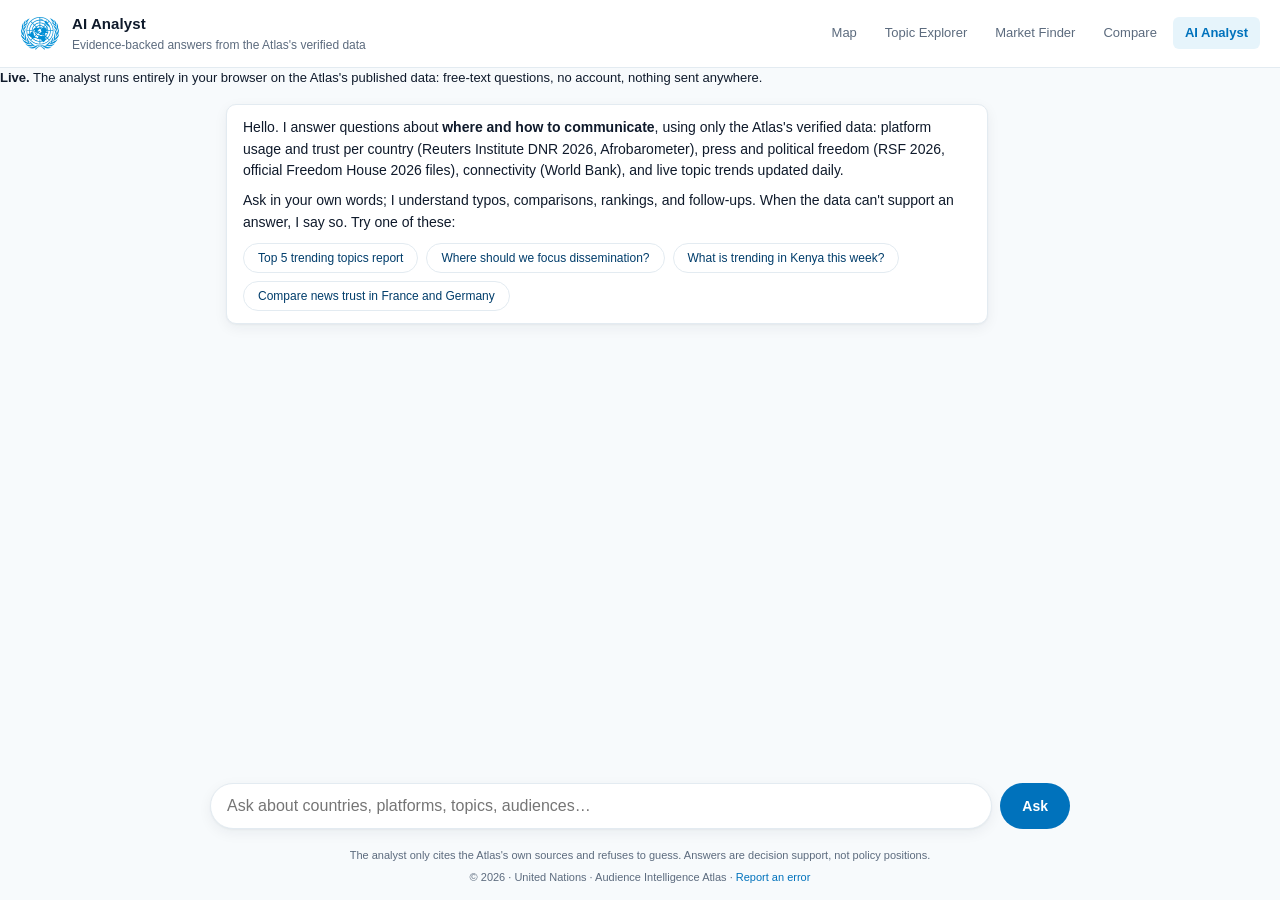
<file: ask.html>
<!DOCTYPE html>
<html lang="en">
<head>
<meta charset="UTF-8">
<meta name="viewport" content="width=device-width, initial-scale=1.0">
<meta name="description" content="The Atlas's AI Analyst: evidence-backed answers about media landscapes, platforms, and trends in 195 countries, computed in your browser from verified, cited data.">
<title>AI Analyst · Audience Intelligence Atlas</title>
<link rel="stylesheet" href="assets/atlas.css">
<link rel="icon" href="data:image/svg+xml,<svg xmlns='http://www.w3.org/2000/svg' viewBox='0 0 100 100'><circle cx='50' cy='50' r='42' fill='%23009EDB'/><circle cx='50' cy='50' r='30' fill='none' stroke='white' stroke-width='5'/><path d='M20 50h60M50 20c12 10 12 50 0 60M50 20c-12 10-12 50 0 60' stroke='white' stroke-width='5' fill='none'/></svg>">
<style>
  html { -webkit-text-size-adjust: 100%; }
  body { font-family: -apple-system, BlinkMacSystemFont, "Segoe UI", Roboto, sans-serif;
         background: var(--bg); color: var(--ink); display: flex; flex-direction: column; min-height: 100vh; }

  .chat { flex: 1; max-width: 860px; margin: 0 auto; width: 100%; padding: 16px; display: flex;
          flex-direction: column; gap: 14px; }
  .msg { max-width: 92%; border-radius: var(--radius); padding: 12px 16px; font-size: 14px; line-height: 1.55; }
  .msg.user { align-self: flex-end; background: var(--un-blue-dark); color: #fff; }
  .msg.analyst { align-self: flex-start; background: var(--surface); border: 1px solid var(--border);
                 box-shadow: var(--shadow); width: 92%; }
  .msg.analyst .body p { margin: 0 0 8px; }
  .msg.analyst .body ul { margin: 0 0 8px 18px; }
  .msg.analyst .body li { margin-bottom: 3px; }
  .msg.analyst .body hr { border: 0; border-top: 1px solid var(--border-soft); margin: 12px 0; }
  /* consulting-brief section headings */
  .msg.analyst .body .sect-h {
    font-size: 12px; font-weight: 700; letter-spacing: 0.06em; text-transform: uppercase;
    color: var(--un-blue-ink); margin: 18px 0 8px; padding-bottom: 5px;
    border-bottom: 1px solid var(--border);
  }
  .msg.analyst .body .sect-h:first-child { margin-top: 4px; }
  .msg.analyst .body ul + .sect-h, .msg.analyst .body p + .sect-h { margin-top: 20px; }

  /* Footnote-style sources — always visible beneath each answer */
  .footnotes { margin-top: 10px; border-top: 1px solid var(--border-soft); padding-top: 7px; }
  .footnotes .fn-label { font-size: 11px; font-weight: 700; text-transform: uppercase;
    letter-spacing: 0.07em; color: var(--muted-2); }
  .footnotes ol { margin: 4px 0 0; padding-left: 18px; }
  .footnotes li { font-size: 12px; color: var(--muted); padding: 1.5px 0; }
  .footnotes li a { color: var(--un-blue-dark); text-decoration: none; }
  .footnotes li a:hover, .footnotes li a:focus-visible { text-decoration: underline; }
  .footnotes li .t { color: var(--ink); font-weight: 600; }
  .footnotes li .xtras a { font-size: 11px; color: var(--muted); margin-left: 6px; }

  .note { font-size: 11px; color: var(--muted-2); margin-top: 8px; }
  .thinking { color: var(--muted-2); font-size: 13px; align-self: flex-start; padding: 4px 2px; }
  .thinking span { animation: blink 1.2s infinite; } .thinking span:nth-child(2) { animation-delay: .2s; }
  .thinking span:nth-child(3) { animation-delay: .4s; }
  @keyframes blink { 0%,100% { opacity: .2; } 50% { opacity: 1; } }
  /* Live reasoning replay: the engine's own trace, one step at a time */
  .think-step { animation: stepIn .3s ease; color: var(--muted-2); font-size: 12.5px;
    line-height: 1.5; padding-left: 14px; position: relative; }
  .think-step::before { content: "▸"; position: absolute; left: 0; font-size: 10px; top: 2px; }
  .think-step.done::before { content: "✓"; color: var(--un-blue); }
  .think-step:not(.done)::after { content: "…"; animation: blink 1.2s infinite; }
  @keyframes stepIn { from { opacity: 0; transform: translateY(3px); } to { opacity: 1; transform: none; } }
  @media (prefers-reduced-motion: reduce) { .thinking span, .think-step { animation: none; } }

  .suggest { display: flex; flex-wrap: wrap; gap: 8px; margin-top: 10px; }
  .chip { background: var(--surface); border: 1px solid var(--border); border-radius: var(--r-pill);
    font-size: 12px; padding: 7px 14px; cursor: pointer; color: var(--un-blue-ink);
    font-family: inherit; text-align: left; }
  .chip:hover, .chip:focus-visible { background: var(--accent-soft); border-color: var(--un-blue); }

  form.askbar { position: sticky; bottom: 0; background: linear-gradient(transparent, var(--bg) 30%);
    padding: 10px 16px 18px; }
  .askbar .inner { max-width: 860px; margin: 0 auto; display: flex; gap: 8px; }
  .askbar input { flex: 1; padding: 13px 16px; border: 1px solid var(--border); border-radius: var(--r-pill);
    font-size: 16px; background: var(--surface); box-shadow: var(--shadow); outline: none; min-width: 0; }
  .askbar input:focus { border-color: var(--un-blue); box-shadow: 0 0 0 3px var(--accent-soft); }
  .askbar button { border: 0; background: var(--un-blue-dark); color: #fff; font-weight: 600;
    border-radius: var(--r-pill); padding: 0 22px; font-size: 14px; cursor: pointer; font-family: inherit; }
  .askbar button:hover, .askbar button:focus-visible { background: var(--un-blue-ink); }
  .askbar button:disabled { background: var(--muted-2); cursor: default; }
  .reasoning { margin-top: 10px; border-top: 1px solid var(--border-soft); padding-top: 8px; }
  .reasoning summary { cursor: pointer; font-size: 12px; color: var(--muted-2);
    list-style: none; display: inline-flex; align-items: center; gap: 5px; }
  .reasoning summary::-webkit-details-marker { display: none; }
  .reasoning summary::before { content: "▸"; font-size: 11px; }
  .reasoning[open] summary::before { content: "▾"; }
  .reasoning summary:hover { color: var(--un-blue-dark); }
  .reasoning ol { margin: 8px 0 0; padding-left: 20px; font-size: 12px; color: var(--muted);
    line-height: 1.6; }
  .reasoning li { margin-bottom: 4px; }
  .answer-tools { display: flex; gap: 8px; margin-top: 8px; }
  /* An author `display` declaration beats the browser's own [hidden] rule, so
     hiding the toolbar on status notices needs saying here too — otherwise the
     Copy/Print buttons appear on error messages that have nothing to share. */
  .answer-tools[hidden] { display: none; }
  .answer-tools .tool { border: 1px solid var(--border); background: #fff; color: var(--muted);
    font: inherit; font-size: 12px; padding: 3px 10px; border-radius: var(--r-pill); cursor: pointer; }
  .answer-tools .tool:hover { color: var(--un-blue-dark); border-color: var(--un-blue); }

  /* Print: one clean, cited page. Only the chosen answer (.print-target)
     is printed — chrome, input, chips and other messages are dropped. */
  /* Print: page chrome and controls are dropped, answers keep their sources.
     The per-answer "Print" button narrows the output to ONE answer by putting
     .printing-one on <body>; without it — someone pressing Ctrl/Cmd+P, which
     is the natural instinct — the whole conversation prints. Scoping the
     hide-others rule under .printing-one is what stops a plain Ctrl+P from
     producing a blank page. */
  @media print {
    header.site, form#askform, #suggestions, #mode-banner, .footer-note,
    .answer-tools, .suggest, .msg.user, .thinking { display: none !important; }
    /* a printed brief should carry the reasoning, whether or not it was expanded */
    .reasoning[open] > *:not(summary), .reasoning > *:not(summary) { display: block !important; }
    .reasoning summary { font-weight: 600; }
    body { background: #fff; }
    #chat .msg.analyst { border: none; box-shadow: none; max-width: 100%; padding: 0;
      break-inside: avoid; margin-bottom: 18px; }
    body.printing-one #chat .msg.analyst { display: none; }
    body.printing-one #chat .msg.analyst.print-target { display: block; }
    #chat .msg.analyst::before {
      content: "Audience Intelligence Atlas · United Nations · generated answer, sources below";
      display: block; font-size: 11px; color: #555; border-bottom: 1px solid #ccc;
      padding-bottom: 6px; margin-bottom: 12px; }
    a { color: #000; text-decoration: none; }
    .footnotes a::after { content: " (" attr(href) ")"; font-size: 11px; color: #555; }
  }
  .footer-note { text-align: center; font-size: 11px; color: var(--muted-2); padding: 0 16px 14px; }
  /* the answer shown when something goes wrong tells the reader to use
     "Report an error" — the link has to exist on this page for that to work */
  .footer-legal { margin-top: 5px; }
  .footer-legal a { color: var(--un-blue-dark); text-decoration: none; }
  .footer-legal a:hover, .footer-legal a:focus-visible { text-decoration: underline; }

  .visually-hidden { position: absolute; width: 1px; height: 1px; margin: -1px; padding: 0;
    overflow: hidden; clip: rect(0 0 0 0); white-space: nowrap; border: 0; }
  table { border-collapse: collapse; margin: 6px 0; font-size: 13px; }
  th, td { border: 1px solid var(--border); padding: 5px 10px; text-align: left; }
  th { background: var(--bg); }
  .tablewrap { overflow-x: auto; }
</style>
</head>
<body>

<a class="skip-link" href="#chat">Skip to the conversation</a>
<header class="site">
  <div class="brand">
    <a href="index.html" aria-label="United Nations emblem, back to the map" style="display:block; line-height:0;">
      <img class="logo" src="assets/un_emblem.png" alt="United Nations emblem" width="40" height="33">
    </a>
    <div>
      <div class="title">AI Analyst</div>
      <div class="subtitle">Evidence-backed answers from the Atlas's verified data</div>
    </div>
  </div>
  <nav aria-label="Atlas pages">
    <a href="index.html">Map</a>
    <a href="topics.html">Topic Explorer</a>
    <a href="finder.html">Market Finder</a>
    <a href="compare.html">Compare</a>
    <a href="ask.html" aria-current="page">AI Analyst</a>
  </nav>
</header>

<div id="mode-banner" class="banner" hidden></div>

<main class="chat" id="chat" aria-live="polite">
  <div class="msg analyst">
    <div class="body">
      <p>Hello. I answer questions about <b>where and how to communicate</b>, using only the Atlas's verified data: platform usage and trust per country (Reuters Institute DNR 2026, Afrobarometer), press and political freedom (RSF 2026, official Freedom House 2026 files), connectivity (World Bank), and live topic trends updated daily.</p>
      <p>Ask in your own words; I understand typos, comparisons, rankings, and follow-ups. When the data can't support an answer, I say so. Try one of these:</p>
    </div>
    <div class="suggest" id="suggestions" role="group" aria-label="Example questions"></div>
  </div>
</main>

<form class="askbar" id="askform">
  <div class="inner">
    <label for="q" class="visually-hidden">Ask the analyst a question</label>
    <input id="q" type="text" maxlength="600" placeholder="Ask about countries, platforms, topics, audiences…" autocomplete="off">
    <button id="send" type="submit">Ask</button>
  </div>
</form>
<footer class="footer-note">The analyst only cites the Atlas's own sources and refuses to guess. Answers are decision support, not policy positions.
  <span id="qlog-ui" hidden> · Questions are remembered <em>only in this browser</em> (never uploaded) so coverage gaps can be reviewed:
    <a href="#" id="qlog-download" title="Download every question asked in this browser as a CSV (opens in Excel): timestamp, question, and whether the analyst answered, asked to clarify, or missed">download log (<span id="qlog-count">0</span>)</a> ·
    <a href="#" id="qlog-clear" title="Erase the local question log">clear</a>
  </span>
  <div class="footer-legal">© 2026 · United Nations · Audience Intelligence Atlas ·
    <a href="https://github.com/Shakcoder/UN-Media-Consumption-Map-/issues/new" target="_blank" rel="noopener">Report an error</a></div>
</footer>

<script type="module">
import { initEngine, answerQuestion } from "./ask-engine.js";

/* =========================================================================
   EXPERIMENTAL, OFF BY DEFAULT — the page is fully functional without it.
   worker/analyst-worker.js is an unfinished Cloudflare prose-polish layer.
   It is switched off in its own code (WORKER_ENABLED = false) and refuses
   every request, so leaving this URL empty is the supported configuration.
   Do not paste a URL here without reading worker/DEPLOY_GUIDE.md first: the
   Worker rewrites answers with a language model, and only the browser engine
   below is covered by the eval suites that guarantee the Atlas's citations.
   ========================================================================= */
const WORKER_URL = "";

const chat = document.getElementById("chat");
const form = document.getElementById("askform");
const input = document.getElementById("q");
const send = document.getElementById("send");
const banner = document.getElementById("mode-banner");

/* Starter-question chips. NOTE: this constant was accidentally deleted on
 * 2026-08-06 along with the (adjacent, unrelated) Google-Analytics block —
 * the reference at the suggestions loop then threw at module top level and
 * took the whole page down: no chips, and a submit handler that never bound.
 * The eval suites did not catch it because they import ask-engine.js
 * directly and never execute this page. If you remove a block here, run the
 * page itself once in a browser before shipping. */
const STARTERS = [
  "Top 5 trending topics report",
  "Where should we focus dissemination?",
  "What is trending in Kenya this week?",
  "Compare news trust in France and Germany",
];

/* ---------- Engine boot ---------- */
let engineReady = false, engineError = null;
initEngine().then(() => { engineReady = true; })
  .catch(e => { engineError = e; console.error("Engine failed to load:", e); });

banner.hidden = false;
banner.className = "banner live";
banner.innerHTML = "<b>Live.</b> The analyst runs entirely in your browser on the Atlas's published data: free-text questions, no account, nothing sent anywhere." +
  (WORKER_URL ? " An experimental AI prose layer is configured; every figure still comes from the same verified data." : "");

const sugg = document.getElementById("suggestions");
for (const s of STARTERS) {
  const b = document.createElement("button");
  b.type = "button"; b.className = "chip"; b.textContent = s;
  b.addEventListener("click", () => { input.value = s; form.requestSubmit(); });
  sugg.appendChild(b);
}

/* ---------- Minimal, safe markdown rendering ---------- */
function mdLite(s) {
  s = s.replace(/&/g, "&amp;").replace(/</g, "&lt;").replace(/>/g, "&gt;");
  s = s.replace(/\*\*(.+?)\*\*/g, "<b>$1</b>");
  s = s.replace(/(^|[^*])\*([^*\n]+)\*(?!\*)/g, "$1<i>$2</i>");
  s = s.replace(/\[E(\d+)\]/g, "");           // strip any stray legacy tags

  const lines = s.split("\n");
  let html = "", inUl = false, tableBuf = [];
  const flushTable = () => {
    if (!tableBuf.length) return;
    const rows = tableBuf.filter(r => !/^\|[\s\-|]+\|$/.test(r));
    html += '<div class="tablewrap"><table>' +
      rows.map((r, i) => "<tr>" + r.split("|").slice(1, -1).map(c =>
        `<${i === 0 ? "th" : "td"}>${c.trim()}</${i === 0 ? "th" : "td"}>`
      ).join("") + "</tr>").join("") + "</table></div>";
    tableBuf = [];
  };
  for (const ln of lines) {
    if (/^\|.*\|$/.test(ln.trim())) { tableBuf.push(ln.trim()); continue; }
    flushTable();
    if (/^---+$/.test(ln.trim())) { if (inUl) { html += "</ul>"; inUl = false; } html += "<hr>"; continue; }
    // section headings (### / ##) — the consulting briefs are built from these
    const h = ln.match(/^(#{2,4})\s+(.*)$/);
    if (h) {
      if (inUl) { html += "</ul>"; inUl = false; }
      const lvl = Math.min(h[1].length + 1, 5);
      html += `<h${lvl} class="sect-h">${h[2]}</h${lvl}>`;
      continue;
    }
    if (/^\s*[-•] /.test(ln)) {
      if (!inUl) { html += "<ul>"; inUl = true; }
      html += "<li>" + ln.replace(/^\s*[-•] /, "") + "</li>";
    } else {
      if (inUl) { html += "</ul>"; inUl = false; }
      if (ln.trim()) html += "<p>" + ln + "</p>";
    }
  }
  if (inUl) html += "</ul>";
  flushTable();
  return html;
}

/* ---------- Message rendering ---------- */
function addUser(text) {
  const el = document.createElement("div");
  el.className = "msg user"; el.textContent = text;
  chat.appendChild(el); el.scrollIntoView({ behavior: "smooth" });
}

function sourcesBlock(evidence) {
  // Footnote style: always visible, compact, one numbered line per source —
  // name is the clickable link; methodology detail lives in the hover
  // tooltip (title attribute) instead of cluttering the answer.
  if (!evidence || !evidence.length) return "";
  const items = evidence.map((e, i) => {
    const first = (e.links || [])[0];
    const name = first
      ? `<a href="${escapeAttr(first.url)}" target="_blank" rel="noopener" title="${escapeAttr(e.detail || "")}">${escapeHtml(e.title)} ↗</a>`
      : `<span class="t" title="${escapeAttr(e.detail || "")}">${escapeHtml(e.title)}</span>`;
    const extra = (e.links || []).slice(1).map(l =>
      `<a class="xtra" href="${escapeAttr(l.url)}" target="_blank" rel="noopener">${escapeHtml(l.label)} ↗</a>`).join(" ");
    return `<li>${name}${extra ? ` <span class="xtras">${extra}</span>` : ""}</li>`;
  }).join("");
  return `<div class="footnotes"><span class="fn-label">Sources</span><ol>${items}</ol></div>`;
}

const escapeHtml = (s) => String(s).replace(/&/g, "&amp;").replace(/</g, "&lt;").replace(/>/g, "&gt;");
const escapeAttr = (s) => escapeHtml(s).replace(/"/g, "&quot;");

/* The engine reports the decisions it actually made — which words it
   recognised, which route it took, what it drew on. Collapsed by default: it
   is there for the reader who wonders "why did it answer THAT", and for
   anyone who needs to show the tool is not a black box. */
function reasoningBlock(reasoning) {
  if (!reasoning || !reasoning.length) return "";
  const items = reasoning.map(r => `<li>${mdLite(r)}</li>`).join("");
  return `<details class="reasoning"><summary>How I got this</summary><ol>${items}</ol></details>`;
}

function addAnalyst(answer, evidence, note, followups, forQuestion, reasoning) {
  const el = document.createElement("div");
  el.className = "msg analyst";
  let html = `<div class="body">${mdLite(answer)}</div>`;
  html += reasoningBlock(reasoning);
  html += sourcesBlock(evidence);
  // Escape-then-format like the body above: every caller today passes "" or a
  // hardcoded literal, but this sink must stay safe if a data-derived note is
  // ever passed (defense-in-depth, security review 2026-07-29).
  if (note) html += `<div class="note">${mdLite(note)}</div>`;
  el.innerHTML = html;
  if (followups && followups.length) {
    const wrap = document.createElement("div");
    wrap.className = "suggest";
    wrap.setAttribute("role", "group");
    wrap.setAttribute("aria-label", "Suggested follow-up questions");
    for (const f of followups) {
      const b = document.createElement("button");
      b.type = "button"; b.className = "chip"; b.textContent = f;
      b.addEventListener("click", () => { input.value = f; form.requestSubmit(); });
      wrap.appendChild(b);
    }
    el.appendChild(wrap);
  }
  const tools = document.createElement("div");
  tools.className = "answer-tools";
  if (!forQuestion) tools.hidden = true;   // status notices have nothing to share
  const copy = document.createElement("button");
  copy.type = "button"; copy.className = "tool"; copy.textContent = "Copy link";
  copy.title = "Copy a link that re-asks this question from scratch in the recipient's browser. Follow-up questions (\"what about radio there?\") depend on this conversation — the link will ask for the missing context rather than guess";
  // The link is built from THIS answer's own question, captured when the
  // answer was created. Reading the address bar instead would hand out a link
  // to whatever was asked most recently — so copying from an earlier answer in
  // a conversation would silently share a different question.
  const linkFor = (() => {
    try {
      const u = new URL(window.location.href);
      u.searchParams.set("q", forQuestion || "");
      return u.origin + u.pathname + "?" + u.searchParams.toString();
    } catch (e) { return window.location.href; }
  })();
  let resetLabel;
  copy.addEventListener("click", async () => {
    try {
      await navigator.clipboard.writeText(linkFor);
      copy.textContent = "Link copied ✓";
    } catch (e) {
      // clipboard can be blocked (permissions, insecure origin) — say so
      copy.textContent = "Copy from the address bar";
    }
    clearTimeout(resetLabel);            // a second click must not be reset early
    resetLabel = setTimeout(() => { copy.textContent = "Copy link"; }, 2500);
  });
  const prt = document.createElement("button");
  prt.type = "button"; prt.className = "tool"; prt.textContent = "Print / save PDF";
  prt.title = "Prints this answer with its sources as a clean one-pager";
  prt.addEventListener("click", () => {
    // Narrow the printout to THIS answer, then put the page back exactly as it
    // was — leaving the marker behind would silently narrow a later Ctrl+P to
    // an answer the reader had scrolled past.
    document.querySelectorAll(".msg.print-target").forEach(m => m.classList.remove("print-target"));
    el.classList.add("print-target");
    document.body.classList.add("printing-one");
    const restore = () => {
      document.body.classList.remove("printing-one");
      el.classList.remove("print-target");
      window.removeEventListener("afterprint", restore);
    };
    window.addEventListener("afterprint", restore);
    window.print();
    // Safari never fires afterprint; clean up on the next tick as well, which
    // is harmless where afterprint does fire (the listener is removed once).
    setTimeout(restore, 1000);
  });
  tools.append(copy, prt);
  el.appendChild(tools);
  chat.appendChild(el);
  el.scrollIntoView({ behavior: "smooth", block: "start" });
}

function addClarify(clarify) {
  const el = document.createElement("div");
  el.className = "msg analyst";
  el.innerHTML = `<div class="body"><p>${escapeHtml(clarify.question)}</p></div>`;
  const wrap = document.createElement("div");
  wrap.className = "suggest";
  wrap.setAttribute("role", "group");
  wrap.setAttribute("aria-label", "Suggested ways to continue");
  for (const o of clarify.options || []) {
    const b = document.createElement("button");
    b.type = "button"; b.className = "chip"; b.textContent = o;
    b.addEventListener("click", () => { input.value = o; form.requestSubmit(); });
    wrap.appendChild(b);
  }
  el.appendChild(wrap);
  chat.appendChild(el);
  el.scrollIntoView({ behavior: "smooth", block: "start" });
}

function addThinking() {
  const el = document.createElement("div");
  el.className = "thinking"; el.id = "thinking";
  el.setAttribute("aria-hidden", "true");
  el.innerHTML = "Consulting the Atlas<span>.</span><span>.</span><span>.</span>";
  chat.appendChild(el); el.scrollIntoView({ behavior: "smooth" });
  // The replay is decorative (aria-hidden), so assistive tech must still
  // hear that work is happening — one polite announcement, not step spam
  const sr = document.createElement("div");
  sr.id = "thinking-sr"; sr.setAttribute("role", "status");
  sr.style.cssText = "position:absolute;width:1px;height:1px;overflow:hidden;clip:rect(0 0 0 0)";
  sr.textContent = "Working on the answer";
  chat.appendChild(sr);
}
function removeThinking() {
  const el = document.getElementById("thinking"); if (el) el.remove();
  const sr = document.getElementById("thinking-sr"); if (sr) sr.remove();
}

/* ---------- Live reasoning replay ----------
 * Before an answer appears, its reasoning trace plays step by step in the
 * thinking bubble. Nothing here is invented or padded: these are exactly
 * the steps the engine recorded for THIS answer — the same ones kept under
 * "How I got this" — replayed at reading pace so the analyst's work is
 * visible rather than instant. Honesty rule: never animate steps that
 * didn't happen, and never delay longer than it takes to show real ones.
 * Reduced-motion readers get the answer immediately, as before. */
const REDUCED_MOTION = window.matchMedia && window.matchMedia("(prefers-reduced-motion: reduce)").matches;
function liveStepText(step) {
  let plain = step.replace(/\*/g, "");
  const swaps = [
    [/^Read your question as/, "Reading your question"],
    [/^Interpreted the wording/, "Interpreting the wording"],
    [/^Chose the (\w+) route/, "Choosing the $1 route"],
    [/^Resolved the ordering/, "Resolving the ordering"],
    [/^Drew on/, "Gathering evidence"],
    [/^Left out/, "Deciding what to leave out"],
    [/^Checked the honesty rules/, "Checking the honesty rules"],
  ];
  for (const [re, to] of swaps) { if (re.test(plain)) { plain = plain.replace(re, to); break; } }
  return plain.length > 130 ? plain.slice(0, 127) + "…" : plain;
}
async function playThinking(reasoning) {
  const el = document.getElementById("thinking");
  // A hidden tab throttles timers — the replay must NEVER hold a computed
  // answer hostage for a viewer who isn't there. Same for the hard cap:
  // if anything slows the timers, the answer wins over the animation.
  if (!el || REDUCED_MOTION || document.hidden || !reasoning || !reasoning.length) return;
  const deadline = performance.now() + 6500;
  el.innerHTML = "";
  const steps = reasoning.slice(0, 6).map(liveStepText);
  let first = true;
  for (const s of steps) {
    const row = document.createElement("div");
    row.className = "think-step"; row.textContent = s;
    el.appendChild(row);
    el.scrollIntoView({ behavior: "smooth", block: "nearest" });
    if (document.hidden || performance.now() > deadline) { row.classList.add("done"); break; }
    // reading pace: a beat to read each line, a touch longer for the
    // meatier middle steps — all of it real work being replayed
    await new Promise(r => setTimeout(r, first ? 550 : 850));
    first = false;
    row.classList.add("done");
  }
  if (!document.hidden && performance.now() < deadline)
    await new Promise(r => setTimeout(r, 250));
}

/* ---------- Ask flow: local engine first, worker as optional upgrade ---------- */
async function askLocal(question) {
  if (!engineReady) {
    // data still loading — wait briefly, then either answer or explain
    for (let i = 0; i < 40 && !engineReady && !engineError; i++) await new Promise(r => setTimeout(r, 250));
  }
  if (engineError) {
    addAnalyst("I couldn't load the Atlas's data files (" + escapeHtml(engineError.message) + "). If you're opening this page directly from a file, use the published site instead; the data loads from the same address as the page.", [], "", []);
    return;
  }
  if (!engineReady) {
    addAnalyst("The Atlas's data is still loading (slow connection). Please try again in a few seconds.", [], "", []);
    return;
  }
  const r = answerQuestion(question);
  logQuestion(question, r.clarify ? "clarify"
    : /couldn't match that to the Atlas/.test(r.answer || "") ? "no-match" : "answered");
  if (r.clarify) { addClarify(r.clarify); return; }
  await playThinking(r.reasoning);
  addAnalyst(r.answer, r.evidence, "", r.followups, question, r.reasoning);
}

/* ---------- Local question log (improvement loop, 2026-07-23) ----------
 * Every question is recorded ONLY in this browser's localStorage — nothing
 * is uploaded, so the page's privacy promise stays intact. The download
 * button exports a CSV (Excel-ready) so recurring misses can be reviewed
 * and turned into new analyst capabilities or documented gaps. */
const QLOG_KEY = "atlas_question_log_v1";
function qlogRead() {
  try { return JSON.parse(localStorage.getItem(QLOG_KEY) || "[]"); } catch (e) { return []; }
}
function logQuestion(question, outcome) {
  try {
    const log = qlogRead();
    log.push({ t: new Date().toISOString(), q: question, outcome });
    while (log.length > 1000) log.shift();          // cap: newest 1,000
    localStorage.setItem(QLOG_KEY, JSON.stringify(log));
    qlogRefresh();
  } catch (e) { /* storage blocked (private browsing) — log silently off */ }
}
function qlogRefresh() {
  const ui = document.getElementById("qlog-ui");
  const n = qlogRead().length;
  if (ui) { ui.hidden = n === 0; const c = document.getElementById("qlog-count"); if (c) c.textContent = n; }
}
/* Excel and LibreOffice treat a cell that begins with = + - @ (or a tab or
   carriage return) as a formula to run, even when the cell is quoted. A
   question typed as =HYPERLINK("http://…") would therefore execute when the log is
   opened for review. A leading apostrophe forces the cell to be plain text and
   is not displayed by the spreadsheet, so the question still reads normally. */
const csvCell = (v) => {
  const s = String(v);
  return '"' + (/^[=+\-@\t\r]/.test(s) ? "'" + s : s).replace(/"/g, '""') + '"';
};
document.getElementById("qlog-download").addEventListener("click", (e) => {
  e.preventDefault();
  const rows = [["timestamp", "question", "outcome"]]
    .concat(qlogRead().map(r => [r.t, r.q, r.outcome]));
  const csv = "﻿" + rows.map(r =>
    r.map(csvCell).join(",")).join("\r\n");
  const a = document.createElement("a");
  a.href = URL.createObjectURL(new Blob([csv], { type: "text/csv;charset=utf-8" }));
  a.download = "atlas-question-log-" + new Date().toISOString().slice(0, 10) + ".csv";
  a.click();
  URL.revokeObjectURL(a.href);
});
document.getElementById("qlog-clear").addEventListener("click", (e) => {
  e.preventDefault();
  try { localStorage.removeItem(QLOG_KEY); } catch (err) {}
  qlogRefresh();
});
qlogRefresh();

async function askWorker(question) {
  const ctrl = new AbortController();
  const timer = setTimeout(() => ctrl.abort(), 45000);
  try {
    const resp = await fetch(WORKER_URL, {
      method: "POST",
      headers: { "content-type": "application/json" },
      body: JSON.stringify({ question }),
      signal: ctrl.signal,
    });
    clearTimeout(timer);
    const data = await resp.json();
    if (data.error) throw new Error(data.error);
    const note = data.engine === "workers-ai" ? "Written by the Atlas's free AI engine strictly from the cited Atlas data."
      : data.engine === "claude" ? "Written by Claude strictly from the cited Atlas data." : "";
    addAnalyst(data.answer, data.evidence || [], note, [], question);
    logQuestion(question, "answered-worker");
    return true;
  } catch (e) {
    clearTimeout(timer);
    // Falling back to the browser engine is the correct, invisible outcome for
    // a reader — but a maintainer debugging a configured Worker needs to know
    // WHY it declined (it refuses outright while disabled, and rejects its own
    // output when a figure is not in the evidence pack). Console only: the
    // answer the reader gets is the same either way.
    console.info("[atlas] worker declined, using the browser engine:", e && e.message);
    return false;
  }
}

let busy = false;   // suggestion chips call form.requestSubmit() directly and
                    // would otherwise interleave answers with a click-spam
async function ask(question) {
  if (busy) return;
  busy = true;
  reflectQuestionInUrl(question);
  addUser(question);
  input.value = ""; send.disabled = true;
  addThinking();
  try {
    if (WORKER_URL) {
      const ok = await askWorker(question);
      if (!ok) await askLocal(question);
    } else {
      await new Promise(r => setTimeout(r, 250));   // brief beat so the flow reads naturally
      await askLocal(question);
    }
  } catch (e) {
    // never leave the user with silence — surface the problem in the chat
    console.error("Analyst error:", e);
    addAnalyst("Something went wrong while answering (" + e.message + "). Please try rephrasing the question. If this keeps happening, use \"Report an error\" at the bottom of this page.", [], "", []);
  } finally {
    removeThinking();
    send.disabled = false;
    busy = false;
    input.focus();
  }
}

form.addEventListener("submit", (e) => {
  e.preventDefault();
  const q = input.value.trim();
  if (!q) return;
  if (busy) {
    // Chips call requestSubmit() directly, so they bypass the disabled Ask
    // button: clicking two in a row used to drop the second question without
    // a word, leaving it in the box looking as though it had been sent.
    send.textContent = "One at a time";
    setTimeout(() => { send.textContent = "Ask"; }, 1600);
    return;
  }
  ask(q);
});

/* ---------- Shareable answers ----------
 * The address bar always holds a link to the current question: asking
 * anything writes ?q= into the URL (replaceState — no history spam), and
 * opening a link with ?q= asks it automatically once the engine is ready.
 * Nothing is sent anywhere — the link just tells the recipient's browser
 * which question to compute for itself, on the same published data.
 */
function reflectQuestionInUrl(q) {
  try {
    const u = new URL(window.location.href);
    u.searchParams.set("q", q);
    history.replaceState(null, "", u.pathname + "?" + u.searchParams.toString());
  } catch (e) { /* URL updates are a convenience, never load-bearing */ }
}

async function runSharedQuestion() {
  let q;
  try { q = new URLSearchParams(window.location.search).get("q"); } catch (e) { return; }
  if (!q) return;
  q = q.trim();
  if (!q) return;
  // Shared links open cold, so wait for the engine rather than racing it.
  for (let i = 0; i < 100 && !engineReady && !engineError; i++)
    await new Promise(r => setTimeout(r, 100));
  input.value = q;
  if (engineReady) { form.requestSubmit(); return; }
  // Someone followed a link and the data would not load. Doing nothing leaves
  // them staring at an empty page with no idea a question was even asked —
  // put the question in the box and say what happened, so they can retry.
  addUser(q);
  addAnalyst(engineError
    ? "I couldn't load the Atlas's data files (" + engineError.message + "), so this shared question hasn't been answered. It's in the box below; press Ask to try again."
    : "The Atlas's data is still loading (slow connection), so this shared question hasn't been answered yet. It's in the box below; press Ask to try again.",
    [], "", []);
}
runSharedQuestion();
</script>
</body>
</html>
</file>
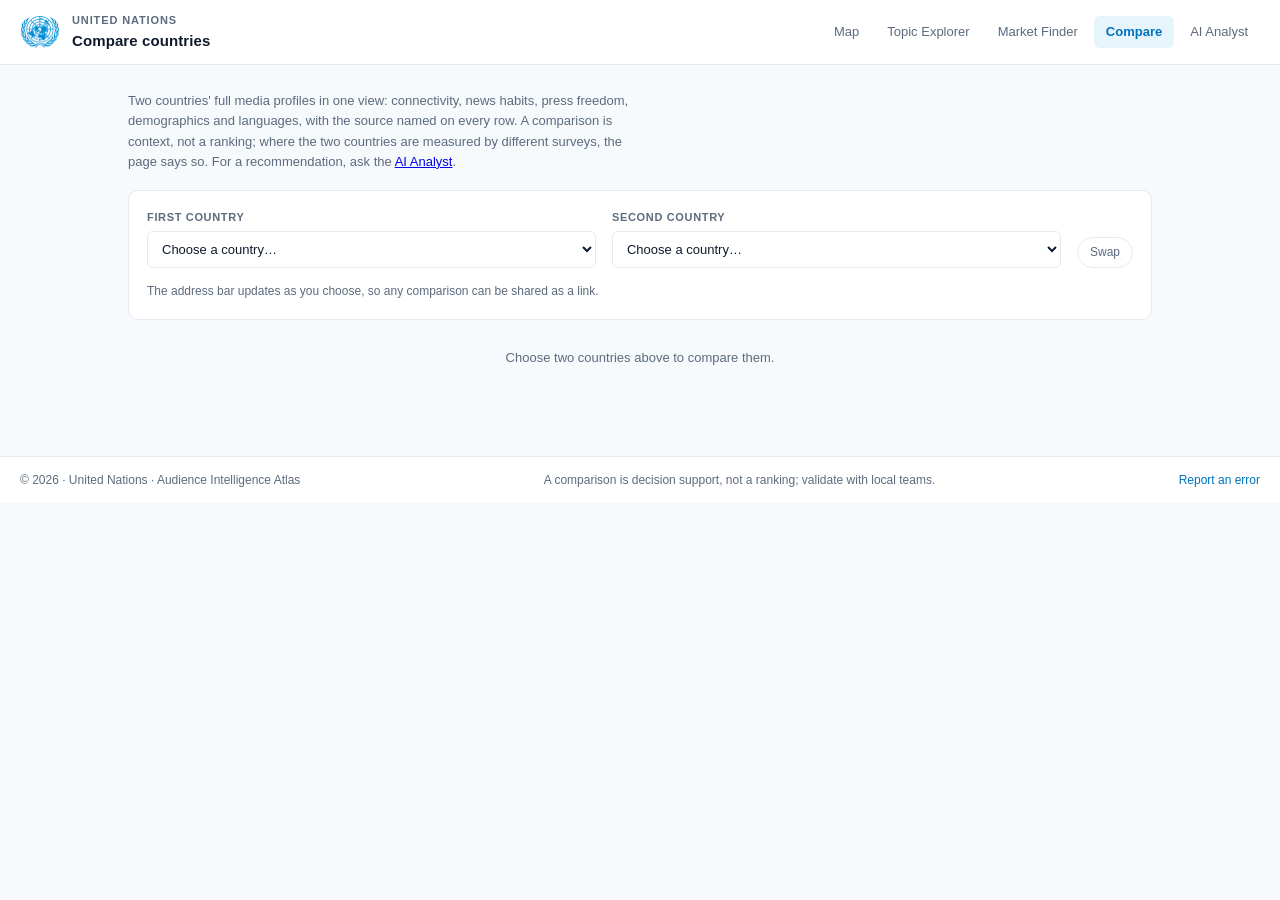
<file: compare.html>
<!DOCTYPE html>
<html lang="en">
<head>
<meta charset="utf-8">
<meta name="viewport" content="width=device-width, initial-scale=1">
<meta name="description" content="Two countries' full media profiles side by side: connectivity, news habits, press freedom, demographics and languages, with the source named on every row and every gap shown honestly.">
<link rel="icon" href="assets/un_emblem.png" type="image/png">
<link rel="stylesheet" href="assets/atlas.css">
<title>Compare countries · Audience Intelligence Atlas</title>
<style>

  main { max-width: 1060px; margin: 0 auto; padding: 22px 18px 60px; }
  .lead { color: var(--muted); margin: 4px 0 18px; max-width: 70ch; }

  .picker { background: var(--surface); border: 1px solid var(--border); border-radius: var(--radius);
    padding: 18px; display: flex; gap: 14px 16px; align-items: end; flex-wrap: wrap; }
  .picker .field { flex: 1 1 220px; }
  .picker label { display: block; font-size: 11px; font-weight: 700; text-transform: uppercase;
    letter-spacing: 0.06em; color: var(--muted-2); margin-bottom: 5px; }
  .picker select { width: 100%; padding: 9px 10px; border: 1px solid var(--border);
    border-radius: var(--r-sm); font: inherit; background: #fff; color: var(--ink); }
  .hint { font-size: 12px; color: var(--muted-2); }

  .toolbar { display: flex; gap: 8px; align-items: center; flex-wrap: wrap; margin: 16px 0 4px; }
  .toolbar[hidden] { display: none; }   /* author display beats the UA hidden rule otherwise */
  #copy-done { font-size: 12px; color: var(--positive); }
  /* screen-reader announcement of each rendered comparison (offscreen) */
  #cmp-status { position: absolute; left: -9999px; }

  .cmp-section { background: var(--surface); border: 1px solid var(--border);
    border-radius: var(--radius); box-shadow: var(--shadow); padding: 16px 18px; margin-top: 16px; }
  .cmp-section h2 { font-size: 15px; margin: 0 0 4px; }
  .cmp-section .sect-note { font-size: 11px; color: var(--muted-2); margin-bottom: 8px; line-height: 1.5; }
  table.data th.cname { font-size: 12px; text-transform: none; letter-spacing: 0;
    color: var(--ink); font-weight: 600; }
  table.data td.num, table.data th.num { text-align: right; }
  table.data td.val { text-align: right; font-variant-numeric: tabular-nums; white-space: nowrap; }
  table.data td.txt { max-width: 320px; }
  .rowsrc { display: block; font-size: 11px; color: var(--muted-2); font-weight: 400; margin-top: 1px; }
  .rowsrc a { color: var(--un-blue-dark); text-decoration: none; }
  .rowsrc a:hover, .rowsrc a:focus-visible { text-decoration: underline; }
  .warn-line { font-size: 12px; color: var(--warn); margin: 8px 0 0; line-height: 1.5; }
  .prelim { font-size: 11px; color: var(--warn); font-weight: 600; }
  .pills { display: flex; flex-wrap: wrap; gap: 6px; }
  .pill { background: var(--accent-soft); color: var(--un-blue-ink); border-radius: var(--r-pill);
    padding: 3px 10px; font-size: 12px; }
  .empty-state { color: var(--muted-2); padding: 28px 8px; text-align: center; }

  /* Print / save-as-PDF: the picker and toolbar are controls, the printed
     document carries provenance and the decision-support register instead
     (same pattern as the other pages); source links print their URLs. */
  @media print {
    header.site, footer.site, .picker, .toolbar, .hint { display: none !important; }
    main { max-width: none; padding: 0; }
    .cmp-section { border: 0; box-shadow: none; padding: 10px 0; margin-top: 8px; }
    main::before { content: "Audience Intelligence Atlas · United Nations · country comparison. Figures are aggregated from the named institutional sources; differing surveys are flagged and gaps are shown rather than estimated.";
      display: block; font-size: 11px; color: #555;
      border-bottom: 1px solid #ccc; padding-bottom: 6px; margin-bottom: 8px; }
    .sources a::after { content: " (" attr(href) ")"; }
    body { background: #fff; }
    table.data tr, .cmp-section h2 { break-inside: avoid; }
  }

</style>
</head>
<body>

<a class="skip-link" href="#picker">Skip to the country picker</a>
<header class="site">
  <div class="brand">
    <a href="index.html" aria-label="United Nations emblem, back to the map" style="display:block; line-height:0;">
      <img class="logo" src="assets/un_emblem.png" alt="United Nations emblem" width="40" height="33">
    </a>
    <div>
      <div class="un">United Nations</div>
      <h1 class="title">Compare countries</h1>
    </div>
  </div>
  <div class="spacer"></div>
  <nav aria-label="Atlas pages">
    <a href="index.html">Map</a>
    <a href="topics.html">Topic Explorer</a>
    <a href="finder.html">Market Finder</a>
    <a href="compare.html" aria-current="page">Compare</a>
    <a href="ask.html">AI Analyst</a>
  </nav>
</header>

<main>
  <p class="lead">Two countries' full media profiles in one view: connectivity, news habits, press
  freedom, demographics and languages, with the source named on every row. A comparison is context,
  not a ranking; where the two countries are measured by different surveys, the page says so. For a
  recommendation, ask the <a href="ask.html">AI Analyst</a>.</p>

  <div class="picker" id="picker" tabindex="-1">
    <div class="field"><label for="sel-a">First country</label>
      <select id="sel-a"><option value="">Choose a country…</option></select></div>
    <div class="field"><label for="sel-b">Second country</label>
      <select id="sel-b"><option value="">Choose a country…</option></select></div>
    <button type="button" class="btn-quiet" id="swap" title="Swap the two columns">Swap</button>
    <span class="hint">The address bar updates as you choose, so any comparison can be shared as a link.</span>
  </div>

  <div class="toolbar" id="toolbar" hidden>
    <button type="button" class="btn-quiet" id="copy-link" title="Copy a link that reopens this exact comparison">Copy link</button>
    <button type="button" class="btn-quiet" id="export-csv" title="Download every row of this comparison as a spreadsheet, sources and caveats included">Download CSV</button>
    <button type="button" class="btn-quiet" id="print-page" title="Prints this comparison as a clean document; choose 'Save as PDF' in the print window to download it">Print / save PDF</button>
    <span id="copy-done" role="status" aria-live="polite"></span>
  </div>

  <div id="cmp-status" role="status" aria-live="polite"></div>
  <div id="result" tabindex="-1"><div class="empty-state">Choose two countries above to compare them.</div></div>
</main>

<footer class="site">
  <div>© 2026 · United Nations · Audience Intelligence Atlas</div>
  <div>A comparison is decision support, not a ranking; validate with local teams.</div>
  <div><a href="https://github.com/Shakcoder/UN-Media-Consumption-Map-/issues/new" target="_blank" rel="noopener">Report an error</a></div>
</footer>

<script src="assets/atlas-csv.js"></script>
<script>
"use strict";

let DATA = null;          // countries.json keyed by ISO3
let A = "", B = "";       // selected ISO3 codes

const esc = (s) => String(s == null ? "" : s)
  .replace(/&/g, "&amp;").replace(/</g, "&lt;").replace(/>/g, "&gt;").replace(/"/g, "&quot;");

const NONE = "—";         // the site-wide empty marker: no data, never zero

/* ---------- formatters ---------- */
const fPct = (v) => v == null ? null : `${v}%`;
const fNum = (v) => v == null ? null : Number(v).toLocaleString();
const fMoney = (v) => v == null ? null : `$${Number(v).toLocaleString()}`;
const fPlain = (v) => v == null || v === "" ? null : String(v);
const fYesNo = (v) => v == null ? null : (v ? "yes" : "no");
const fRank = (v) => v == null ? null : `#${v}`;

/* ==========================================================================
   ROW SPEC. Each row: label, get(c) -> display value or null, and optional
   src(c) -> the source attribution for THAT country's value. Wherever the
   dataset carries a per-field citation (the country's own `sources` block,
   in "Organisation, detail | URL" form), the row reads THAT rather than a
   hand-written attribution, so this page can never contradict the data's
   own citations. A source is only ever shown beside a value that exists;
   a null value renders as the site's standard "no data" marker. Sections
   may add warnings (differing surveys, per-country survey notes).
   ========================================================================== */
const srcField = (key) => (c) => (c.sources || {})[key] || null;
const joinList = (v) => Array.isArray(v) && v.length ? v.join(", ") : null;

const SECTIONS = [
  { title: "At a glance",
    note: null,
    rows: [
      { label: "Region", get: c => fPlain([c.region, c.subregion].filter(Boolean).join(" · ")) },
      { label: "Capital", get: c => fPlain(c.capital) },
      { label: "Government", get: c => fPlain(c.government) },
      { label: "Currency", get: c => fPlain(c.currency) },
      { label: "Population", get: c => fNum(c.population), src: srcField("population") },
      { label: "Area", get: c => c.area_km2 == null ? null : `${fNum(c.area_km2)} km²`, src: srcField("area_km2") },
      { label: "GDP per capita", get: c => fMoney(c.gdp_per_capita_usd), src: srcField("gdp_per_capita_usd") },
      { label: "In brief", text: true, get: c => fPlain(c.overview) },
      { label: "Dominant industries", text: true, get: c => joinList(c.dominant_industries) },
      { label: "Strategic focus areas", text: true, get: c => joinList(c.focus_areas) },
      { label: "Topics of interest", text: true, get: c => joinList(c.topics_of_interest) },
    ] },
  { title: "Media landscape",
    note: "Leading outlets are the country's best-known names, not a market-share ranking.",
    rows: [
      { label: "Leading TV", text: true, get: c => fPlain((c.media || {}).top_tv) },
      { label: "Leading radio", text: true, get: c => fPlain((c.media || {}).top_radio) },
      { label: "Leading online news", text: true, get: c => fPlain((c.media || {}).top_online_news) },
      { label: "Most-used social platforms", text: true, get: c => fPlain((c.media || {}).top_social) },
      { label: "Landscape in brief", text: true, get: c => fPlain((c.media || {}).landscape_note),
        src: c => (c.media || {}).landscape_note_source },
      { label: "TV in households", get: c => fPct((c.media || {}).tv_households_pct), src: srcField("tv_households_pct") },
      { label: "Radio in households", get: c => fPct((c.media || {}).radio_households_pct), src: srcField("radio_households_pct") },
    ] },
  { title: "How people get news (survey)",
    note: "Shares of survey respondents naming each channel as a news source. Survey methods and populations differ between programmes; treat cross-country gaps as indicative, never as precise.",
    surveyKey: "news_consumption",
    rows: [
      { label: "Trust in news", get: c => fPct((c.news_consumption || {}).trust_in_news_pct) },
      { label: "TV as a news source", get: c => fPct((c.news_consumption || {}).tv_as_news_source_pct) },
      { label: "Radio as a news source", get: c => fPct((c.news_consumption || {}).radio_as_news_source_pct),
        src: c => (c.news_consumption || {}).radio_source },
      { label: "Online as a news source", get: c => fPct((c.news_consumption || {}).online_as_news_source_pct) },
      { label: "Social media as a news source", get: c => fPct((c.news_consumption || {}).social_as_news_source_pct) },
    ] },
  { title: "News attention (survey, Americas only)",
    note: "How often people follow the news at all: a deliberately separate question from the channel shares above, measured only by the AmericasBarometer.",
    optional: true, surveyKey: "news_attention",
    rows: [
      { label: "Follows news daily", get: c => fPct((c.news_attention || {}).daily_pct) },
      { label: "At least weekly", get: c => fPct((c.news_attention || {}).weekly_plus_pct) },
      { label: "Never", get: c => fPct((c.news_attention || {}).never_pct) },
    ] },
  { title: "Social platform use (survey)",
    note: "Share of survey respondents who use each platform. Available only where a survey measures it.",
    optional: true, surveyKey: "platform_use",
    rows: [
      { label: "WhatsApp", get: c => fPct((c.platform_use || {}).whatsapp) },
      { label: "Facebook", get: c => fPct((c.platform_use || {}).facebook) },
      { label: "Instagram", get: c => fPct((c.platform_use || {}).instagram) },
      { label: "TikTok", get: c => fPct((c.platform_use || {}).tiktok) },
      { label: "YouTube", get: c => fPct((c.platform_use || {}).youtube) },
      { label: "X", get: c => fPct((c.platform_use || {}).x) },
      { label: "Uses none of these", get: c => fPct((c.platform_use || {}).none) },
    ] },
  { title: "Connectivity",
    note: null,
    rows: [
      { label: "Internet users (share of population)", get: c => fPct((c.connectivity || {}).internet_pct), src: srcField("internet_pct") },
      { label: "Mobile subscriptions per 100", get: c => fNum((c.connectivity || {}).mobile_per_100), src: srcField("mobile_per_100") },
      { label: "Smartphone adoption", get: c => fPct((c.connectivity || {}).smartphone_pct), src: srcField("smartphone_pct") },
      { label: "Fixed broadband per 100", get: c => fNum((c.connectivity || {}).fixed_broadband_per_100), src: srcField("fixed_broadband_per_100") },
      { label: "4G+ mobile coverage (share of population)", get: c => fPct((c.connectivity || {}).mobile_4g_coverage_pct), src: srcField("mobile_4g_coverage_pct") },
      { label: "Mobile data price (share of monthly income; lower is cheaper)", get: c => (c.connectivity || {}).mobile_data_price_pct_income == null ? null
          : `${(c.connectivity || {}).mobile_data_price_pct_income}% of income`,
        src: srcField("mobile_data_price_pct_income") },
      { label: "Mobile connectivity index", get: c => (c.connectivity || {}).mobile_connectivity_index == null ? null
          : `${(c.connectivity || {}).mobile_connectivity_index}/100`,
        src: c => (c.connectivity || {}).mobile_connectivity_index_source },
      { label: "Financial account ownership (adults 15+)", get: c => fPct((c.connectivity || {}).financial_account_pct), src: srcField("financial_account_pct") },
    ] },
  { title: "Information freedom",
    note: "Environment scores from independent monitors. Rankings cover the countries each monitor assesses, not all 195.",
    rows: [
      { label: "Press-freedom rank", get: c => fRank((c.information_freedom || {}).press_freedom_rank),
        src: srcField("press_freedom_rank") },
      { label: "Press-freedom score", get: c => (c.information_freedom || {}).press_freedom_score == null ? null
          : `${(c.information_freedom || {}).press_freedom_score}/100`,
        src: srcField("press_freedom_rank") },
      { label: "Internet freedom", get: c => {
          const f = c.information_freedom || {};
          if (f.internet_freedom_score == null && !f.internet_freedom_status) return null;
          return [f.internet_freedom_score != null ? `${f.internet_freedom_score}/100` : null,
                  f.internet_freedom_status].filter(Boolean).join(" · ");
        }, src: srcField("internet_freedom") },
      { label: "Political freedom", get: c => {
          const f = c.information_freedom || {};
          if (f.political_freedom_score == null && !f.political_freedom_status) return null;
          return [f.political_freedom_score != null ? `${f.political_freedom_score}/100` : null,
                  f.political_freedom_status].filter(Boolean).join(" · ");
        }, src: srcField("political_freedom") },
      { label: "Electoral democracy", get: c => fYesNo((c.information_freedom || {}).electoral_democracy),
        src: srcField("political_freedom") },
    ] },
  { title: "Society",
    note: null,
    rows: [
      { label: "Median age", get: c => (c.demographics || {}).median_age == null ? null : `${(c.demographics || {}).median_age} years`,
        src: c => (c.demographics || {}).median_age_source },
      { label: "Urban population", get: c => fPct((c.demographics || {}).urban_pct), src: srcField("urban_pct") },
      { label: "Literacy", get: c => fPct((c.demographics || {}).literacy_pct), src: srcField("literacy_pct") },
      { label: "Life expectancy", get: c => (c.demographics || {}).life_expectancy == null ? null : `${(c.demographics || {}).life_expectancy} years`,
        src: srcField("life_expectancy") },
      { label: "Electricity access", get: c => fPct((c.demographics || {}).electricity_pct), src: srcField("electricity_pct") },
      { label: "Education spending", get: c => (c.demographics || {}).edu_spending_gdp_pct == null ? null
          : `${(c.demographics || {}).edu_spending_gdp_pct}% of GDP`, src: srcField("edu_spending_gdp_pct") },
      { label: "Under 15", get: c => fPct((c.demographics || {}).age_0_14_pct), src: srcField("age_0_14_pct") },
      { label: "15 to 64", get: c => fPct((c.demographics || {}).age_15_64_pct), src: srcField("age_15_64_pct") },
      { label: "65 and over", get: c => fPct((c.demographics || {}).age_65_plus_pct), src: srcField("age_65_plus_pct") },
    ] },
];

/* ---------- rendering ---------- */

/* Dataset citations follow the repo convention "Organisation, detail | URL"
   (any part optional). The URL becomes a link, never dead text, matching
   the Map's own citation renderer. */
function parseCite(s) {
  if (!s) return null;
  const m = String(s).match(/https?:\/\/\S+/);
  const url = m ? m[0] : null;
  const text = String(s).replace(/https?:\/\/\S+/, "")
    .split("|").map(t => t.trim()).filter(Boolean).join(" · ");
  return { text: text || url || "", url };
}
const citeLink = (url, title) => url
  ? ` <a href="${esc(url)}" target="_blank" rel="noopener noreferrer" title="${esc(title)}" aria-label="${esc(title)}">↗</a>`
  : "";

/* A source is only ever attributed to a value that exists: a monitor that
   does not assess a country must not be cited beside that country's gap. */
function sourceLine(row, ca, cb, va, vb) {
  if (!row.src) return "";
  const sa = va == null ? null : row.src(ca);
  const sb = vb == null ? null : row.src(cb);
  if (!sa && !sb) return "";
  const pa = parseCite(sa), pb = parseCite(sb);
  let inner;
  if (pa && pb) {
    if (pa.text === pb.text) {
      inner = esc(pa.text)
        + (pa.url === pb.url
          ? citeLink(pa.url, "Source")
          : citeLink(pa.url, `Source for ${ca.name}`) + citeLink(pb.url, `Source for ${cb.name}`));
    } else {
      inner = `${esc(ca.name)}: ${esc(pa.text)}${citeLink(pa.url, `Source for ${ca.name}`)}`
        + ` · ${esc(cb.name)}: ${esc(pb.text)}${citeLink(pb.url, `Source for ${cb.name}`)}`;
    }
  } else {
    const p = pa || pb, cn = pa ? ca : cb;
    inner = `${esc(cn.name)}: ${esc(p.text)}${citeLink(p.url, `Source for ${cn.name}`)}`;
  }
  return `<span class="rowsrc">${inner}</span>`;
}

function sectionHtml(sec, ca, cb) {
  // optional sections appear only when at least one country has any value
  const cells = sec.rows.map(r => [r, r.get(ca), r.get(cb)]);
  if (sec.optional && cells.every(([, va, vb]) => va == null && vb == null)) return "";
  const body = cells.map(([r, va, vb]) => `
    <tr><th scope="row">${esc(r.label)}${sourceLine(r, ca, cb, va, vb)}</th>
      <td class="${r.text ? "txt" : "val"}">${va == null ? NONE : esc(va)}</td>
      <td class="${r.text ? "txt" : "val"}">${vb == null ? NONE : esc(vb)}</td></tr>`).join("");

  // survey-bearing sections: name the programme(s), flag a mismatch, and
  // carry each country's own survey caveat
  let warns = "";
  if (sec.surveyKey) {
    const sa = (ca[sec.surveyKey] || {}).source, sb = (cb[sec.surveyKey] || {}).source;
    if (sa && sb && sa !== sb) {
      warns += `<p class="warn-line">⚠ Different surveys measure these two countries (${esc(ca.name)}: ${esc(sa)} · ${esc(cb.name)}: ${esc(sb)}). Their methods, years and populations differ; read gaps between the columns as indicative only.</p>`;
    } else if (sa || sb) {
      const one = sa && sb ? sa : (sa || sb);
      const who = sa && sb ? "" : ` (${esc(sa ? ca.name : cb.name)} only)`;
      warns += `<p class="sect-note" style="margin:8px 0 0">Source: ${esc(one)}${who}.</p>`;
    }
    for (const c of [ca, cb]) {
      const n = (c[sec.surveyKey] || {}).survey_note;
      if (n) warns += `<p class="warn-line">⚠ ${esc(c.name)}: ${esc(n)}</p>`;
    }
  }

  return `<section class="cmp-section">
    <h2>${esc(sec.title)}</h2>
    ${sec.note ? `<p class="sect-note">${esc(sec.note)}</p>` : ""}
    <table class="data">
      <thead><tr><th style="width:34%">Indicator</th>
        <th class="cname">${esc(ca.flag || "")} ${esc(ca.name)}</th>
        <th class="cname">${esc(cb.flag || "")} ${esc(cb.name)}</th></tr></thead>
      <tbody>${body}</tbody>
    </table>${warns}</section>`;
}

function languagesHtml(ca, cb) {
  const pills = (c) => (c.languages_detail || []).length
    ? `<div class="pills">${c.languages_detail.map(l =>
        `<span class="pill">${esc(l.language)}${l.code ? ` (${esc(l.code)})` : ""} · ${esc(l.pct)}%${l.official ? " · official" : ""}</span>`).join("")}</div>`
    : `<span>${NONE}</span>`;
  return `<section class="cmp-section">
    <h2>Languages</h2>
    <p class="sect-note">Unicode CLDR territory data: share of population, largest first.</p>
    <table class="data">
      <thead><tr><th style="width:34%">Indicator</th>
        <th class="cname">${esc(ca.flag || "")} ${esc(ca.name)}</th>
        <th class="cname">${esc(cb.flag || "")} ${esc(cb.name)}</th></tr></thead>
      <tbody><tr><th scope="row">Languages spoken</th>
        <td class="txt">${pills(ca)}</td><td class="txt">${pills(cb)}</td></tr></tbody>
    </table></section>`;
}

function render() {
  const el = document.getElementById("result");
  const tb = document.getElementById("toolbar");
  const status = document.getElementById("cmp-status");
  if (!DATA || !A || !B || !DATA[A] || !DATA[B]) {
    el.innerHTML = `<div class="empty-state">Choose two countries above to compare them.</div>`;
    tb.hidden = true;
    status.textContent = "";
    return;
  }
  if (A === B) {
    el.innerHTML = `<div class="empty-state">Those are the same country. Choose two different countries to compare.</div>`;
    tb.hidden = true;
    status.textContent = "Both selections are the same country; choose two different countries.";
    return;
  }
  const ca = DATA[A], cb = DATA[B];
  let prelim = "";
  for (const c of [ca, cb]) {
    if (c.confidence === "preliminary") {
      prelim += `<p class="warn-line">⚠ ${esc(c.name)}'s profile is preliminary: no media survey backs it yet, so several rows will show no data.</p>`;
    }
  }
  el.innerHTML = prelim
    + SECTIONS.map(s => sectionHtml(s, ca, cb)).join("")
    + languagesHtml(ca, cb)
    + `<div class="sources"><span class="fn-label">Sources and method</span><ol>
      <li>Every row names its source beside the indicator or beneath the section; the full citation
        list for each country is on its profile on the <a href="index.html">Map</a> (Sources tab).</li>
      <li>A ${NONE} means no approved source measures it; the Atlas shows the gap rather than
        estimating. Survey-based rows keep each survey's own caveats, and a comparison across two
        different survey programmes is flagged as indicative.</li>
      <li>This page compares the country dataset (data/countries.json, refreshed weekly). Live daily
        layers such as trending searches and reading lists are on each country's Map profile.</li>
    </ol></div>`;
  tb.hidden = false;
  // announce the swap to screen readers (the selects keep focus, so the
  // injected comparison would otherwise arrive silently)
  const nWarn = el.querySelectorAll(".warn-line").length;
  const nSect = el.querySelectorAll(".cmp-section").length;
  status.textContent = `Comparing ${ca.name} and ${cb.name}: ${nSect} sections`
    + (nWarn ? `, ${nWarn} caveat ${nWarn === 1 ? "warning" : "warnings"}.` : ".");
}

/* ---------- CSV ---------- */
function exportCsv() {
  if (!A || !B || A === B || !DATA[A] || !DATA[B]) return;
  const ca = DATA[A], cb = DATA[B];
  const rows = [
    [`Audience Intelligence Atlas · country comparison: ${ca.name} and ${cb.name}`],
    ["Note", "A comparison is context, not a ranking. An empty cell means no approved source measures it; survey rows carry their programme and caveats, and figures from different survey programmes are indicative when compared across countries."],
    [],
    ["section", "indicator", ca.name, cb.name, "source"],
  ];
  for (const sec of SECTIONS) {
    const cells = sec.rows.map(r => [r, r.get(ca), r.get(cb)]);
    if (sec.optional && cells.every(([, va, vb]) => va == null && vb == null)) continue;
    for (const [r, va, vb] of cells) {
      let src = "";
      if (r.src) {
        // same guard as the page: no citation beside a value that is absent
        const sa = va == null ? null : r.src(ca);
        const sb = vb == null ? null : r.src(cb);
        src = sa && sb
          ? (sa === sb ? sa : `${ca.name}: ${sa}; ${cb.name}: ${sb}`)
          : (sa ? `${ca.name}: ${sa}` : sb ? `${cb.name}: ${sb}` : "");
      }
      rows.push([sec.title, r.label, va == null ? "" : va, vb == null ? "" : vb, src]);
    }
    if (sec.surveyKey) {
      const sa = (ca[sec.surveyKey] || {}).source, sb = (cb[sec.surveyKey] || {}).source;
      if (sa || sb) rows.push([sec.title, "survey source", sa || "", sb || "",
        sa && sb && sa !== sb ? "DIFFERENT SURVEYS: cross-country gaps are indicative only" : ""]);
      for (const [c, name] of [[ca, ca.name], [cb, cb.name]]) {
        const n = (c[sec.surveyKey] || {}).survey_note;
        if (n) rows.push([sec.title, "survey caveat", name === ca.name ? n : "", name === cb.name ? n : "", ""]);
      }
    }
  }
  const langs = (c) => (c.languages_detail || [])
    .map(l => `${l.language}${l.code ? ` (${l.code})` : ""} ${l.pct}%${l.official ? " (official)" : ""}`).join("; ");
  rows.push(["Languages", "languages spoken", langs(ca), langs(cb), "Unicode CLDR: share of population"]);
  AtlasCSV.download(`atlas-compare-${A}-${B}.csv`, rows);
}

/* ---------- wiring ---------- */
function setUrl() {
  const p = new URLSearchParams();
  if (A) p.set("a", A);
  if (B) p.set("b", B);
  history.replaceState(null, "", p.toString() ? `?${p}` : location.pathname);
}

(async function init() {
  const selA = document.getElementById("sel-a"), selB = document.getElementById("sel-b");
  try {
    const r = await fetch("data/countries.json", { cache: "no-cache" });
    if (!r.ok) throw new Error(`the dataset request returned HTTP ${r.status}`);
    const all = await r.json();
    DATA = {};
    for (const [iso, c] of Object.entries(all)) {
      if (c && typeof c === "object" && c.name) {
        // display rule: full form first, code visible ("Republic of the
        // Congo" not "Congo, Rep."); joins stay on ISO3 keys, never names
        c.name = `${c.name_full || c.name} (${iso})`;
        DATA[iso] = c;   // skip file metadata keys
      }
    }
  } catch (err) {
    document.getElementById("result").innerHTML =
      `<div class="empty-state">The country dataset could not be loaded. (${esc(err.message)})</div>`;
    return;
  }
  const opts = Object.entries(DATA).sort((x, y) => x[1].name.localeCompare(y[1].name))
    .map(([iso, c]) => `<option value="${esc(iso)}">${esc(c.flag ? c.flag + " " : "")}${esc(c.name)}</option>`)
    .join("");
  selA.innerHTML = `<option value="">Choose a country…</option>` + opts;
  selB.innerHTML = `<option value="">Choose a country…</option>` + opts;

  const q = new URLSearchParams(location.search);
  const qa = (q.get("a") || "").toUpperCase(), qb = (q.get("b") || "").toUpperCase();
  if (DATA[qa]) { A = qa; selA.value = qa; }
  if (DATA[qb]) { B = qb; selB.value = qb; }

  selA.addEventListener("change", () => { A = selA.value; setUrl(); render(); });
  selB.addEventListener("change", () => { B = selB.value; setUrl(); render(); });
  document.getElementById("swap").addEventListener("click", () => {
    [A, B] = [B, A]; selA.value = A; selB.value = B; setUrl(); render();
  });
  document.getElementById("copy-link").addEventListener("click", async () => {
    const done = document.getElementById("copy-done");
    try {
      await navigator.clipboard.writeText(location.href);
      done.textContent = "Link copied.";
    } catch (e) {
      done.textContent = "Copy the address bar: the link is already up to date.";
    }
    setTimeout(() => { done.textContent = ""; }, 4000);
  });
  document.getElementById("export-csv").addEventListener("click", exportCsv);
  document.getElementById("print-page").addEventListener("click", () => window.print());

  render();
})();
</script>
</body>
</html>
</file>
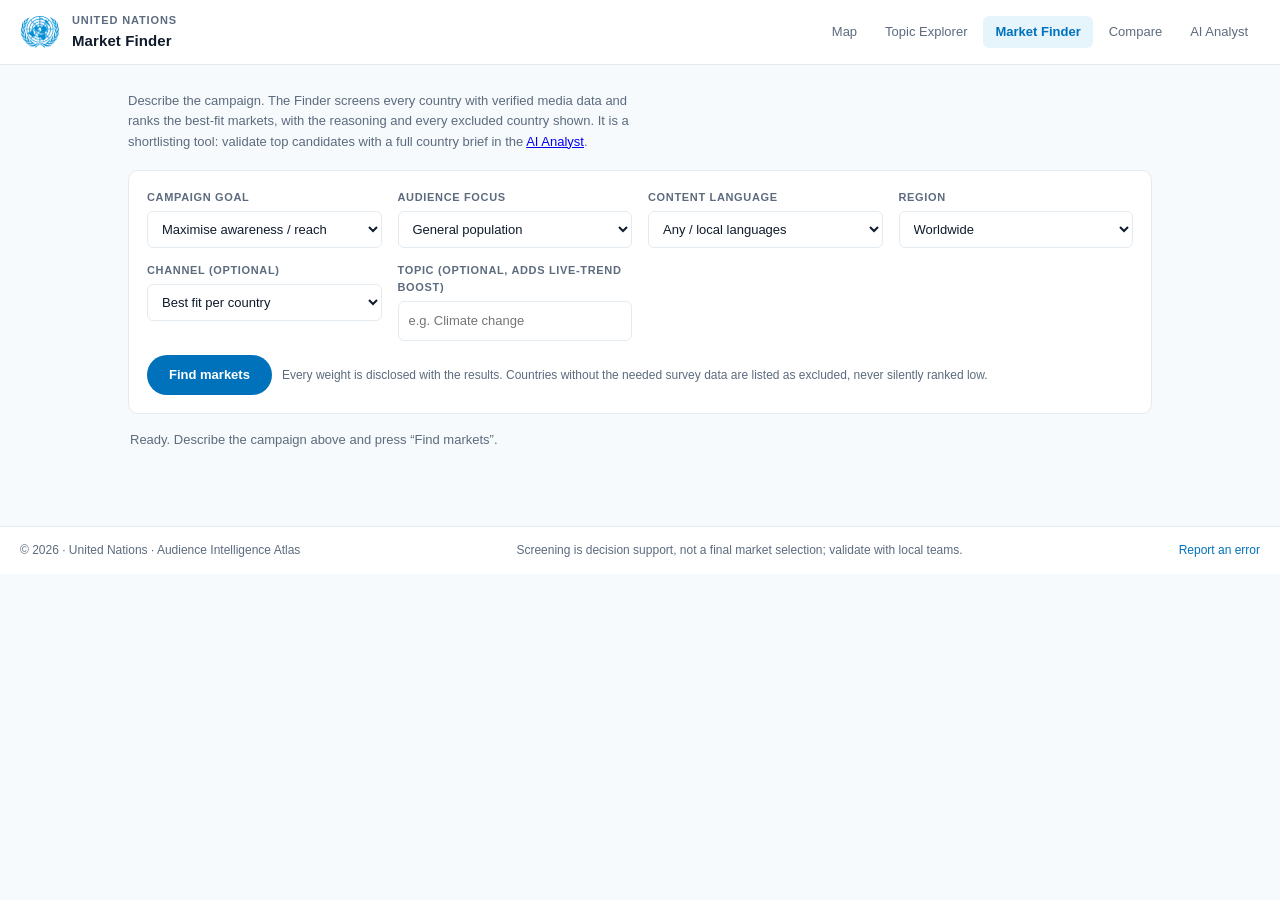
<file: finder.html>
<!DOCTYPE html>
<html lang="en">
<head>
<meta charset="utf-8">
<meta name="viewport" content="width=device-width, initial-scale=1">
<meta name="description" content="Screen every country with verified media-survey data to shortlist the best-fit markets for a UN campaign, with the weights, the reasoning, and every excluded country shown.">
<link rel="icon" href="assets/un_emblem.png" type="image/png">
<link rel="stylesheet" href="assets/atlas.css">
<title>Market Finder · Audience Intelligence Atlas</title>
<style>

  main { max-width: 1060px; margin: 0 auto; padding: 22px 18px 60px; }
  .lead { color: var(--muted); margin: 4px 0 18px; max-width: 70ch; }

  form.finder { background: var(--surface); border: 1px solid var(--border); border-radius: var(--radius);
    padding: 18px; display: grid; grid-template-columns: repeat(auto-fit, minmax(190px, 1fr));
    gap: 14px 16px; }
  form.finder label { display: block; font-size: 11px; font-weight: 700; text-transform: uppercase;
    letter-spacing: 0.06em; color: var(--muted-2); margin-bottom: 5px; }
  form.finder select, form.finder input {
    width: 100%; padding: 9px 10px; border: 1px solid var(--border); border-radius: var(--r-sm);
    font: inherit; background: #fff; color: var(--ink); }
  form.finder .actions { grid-column: 1 / -1; display: flex; gap: 10px; align-items: center; }
  form.finder button { background: var(--un-blue-dark); border: 0; color: #fff; font: inherit;
    font-weight: 600; padding: 10px 22px; border-radius: var(--r-pill); cursor: pointer; }
  form.finder button:hover, form.finder button:focus-visible { background: var(--un-blue); }
  .hint { font-size: 12px; color: var(--muted-2); }

  #status { margin: 16px 2px; color: var(--muted); }
  .results { margin-top: 18px; display: none; }
  .method { background: var(--accent-soft); border: 1px solid #CBE8F8; border-radius: var(--radius);
    padding: 10px 14px; font-size: 12px; color: var(--ink); margin-bottom: 14px; }
  table.rank { width: 100%; border-collapse: collapse; background: var(--surface);
    border: 1px solid var(--border); border-radius: var(--radius); overflow: hidden; }
  table.rank th { text-align: left; font-size: 11px; text-transform: uppercase; letter-spacing: 0.05em;
    color: var(--muted-2); padding: 10px 12px; border-bottom: 1px solid var(--border); background: #FBFDFE; }
  table.rank td { padding: 10px 12px; border-bottom: 1px solid var(--border-soft); vertical-align: top; }
  table.rank tr:last-child td { border-bottom: none; }
  .scorebar { display: inline-block; width: 74px; height: 7px; background: var(--border-soft);
    border-radius: 4px; overflow: hidden; vertical-align: middle; margin-right: 7px; }
  .scorebar i { display: block; height: 100%; background: var(--un-blue); }
  .risk { color: var(--warn); font-size: 12px; }
  .ok { color: var(--positive); font-size: 12px; }
  td .why { font-size: 12px; color: var(--muted); margin-top: 3px; }
  a.profile { font-size: 12px; color: var(--un-blue-dark); text-decoration: none; white-space: nowrap; }
  a.profile:hover, a.profile:focus-visible { text-decoration: underline; }

  .toolbar { display: flex; gap: 8px; flex-wrap: wrap; margin-bottom: 12px; }
  .toolbar .tool { border: 1px solid var(--border); background: var(--surface); color: var(--muted);
    font: inherit; font-size: 12px; padding: 5px 12px; border-radius: var(--r-pill); cursor: pointer; }
  .toolbar .tool:hover { color: var(--un-blue-dark); border-color: var(--un-blue); }
  /* Topic lens — shown when the typed topic is one the Atlas tracks */
  .topiclens { margin-top: 16px; background: var(--surface); border: 1px solid var(--border);
    border-radius: var(--radius); padding: 16px 18px; }
  .topiclens h2 { font-size: 16px; margin: 0 0 2px; }
  .topiclens .tl-sub { color: var(--muted); font-size: 12px; margin-bottom: 10px; }
  .topiclens .tl-badge { font-size: 11px; padding: 2px 8px; border-radius: var(--r-pill); font-weight: 600;
    vertical-align: 1px; margin-left: 6px; }
  .topiclens .tl-badge.rising { background: #E8F7EE; color: #15803D; }
  .topiclens .tl-badge.falling { background: #FDEBEA; color: #C81E1E; }
  .topiclens .tl-badge.steady { background: var(--border-soft); color: var(--muted); }
  .topiclens h3 { font-size: 11px; font-weight: 700; letter-spacing: 0.8px; color: var(--muted);
    text-transform: uppercase; margin: 14px 0 6px; }
  .topiclens table { width: 100%; border-collapse: collapse; font-size: 12px; }
  .topiclens td, .topiclens th { text-align: left; padding: 4px 8px; border-bottom: 1px solid var(--border-soft); }
  .topiclens td.num { text-align: right; font-variant-numeric: tabular-nums; }
  .topiclens .tl-note { font-size: 11px; color: var(--muted); margin-top: 6px; line-height: 1.5; }
  .topiclens .tl-grid { display: grid; grid-template-columns: 1fr 1fr; gap: 0 22px; }
  @media (max-width: 760px) { .topiclens .tl-grid { grid-template-columns: 1fr; } }
  .checker { margin-top: 16px; background: var(--surface); border: 1px solid var(--border);
    border-radius: var(--radius); padding: 12px 14px; }
  .checker label { display: block; font-size: 12px; font-weight: 600; color: var(--muted);
    margin-bottom: 6px; }
  .checker input { width: 100%; max-width: 420px; padding: 8px 10px; font: inherit;
    border: 1px solid var(--border); border-radius: var(--r-sm); }
  #check-answer { margin-top: 8px; font-size: 13px; line-height: 1.55; }
  #check-answer .why-row { color: var(--ink); }
  #check-answer .risk { color: var(--warn); }

  @media print {
    header.site, form.finder, footer.site, .toolbar, .checker, #status, .lead { display: none !important; }
    body { background: #fff; }
    .results { display: block !important; }
    details.excluded { display: block; }
    details.excluded[open] summary { font-weight: 700; }
    .method::before {
      content: "Audience Intelligence Atlas · United Nations · market screening";
      display: block; font-size: 11px; color: #555; border-bottom: 1px solid #ccc;
      padding-bottom: 6px; margin-bottom: 8px; }
    a.profile { display: none; }
    .sources a::after { content: " (" attr(href) ")"; font-size: 11px; color: #555; }
  }
  details.excluded { margin-top: 14px; font-size: 13px; color: var(--muted); }
  details.excluded summary { cursor: pointer; font-weight: 600; color: var(--un-blue-dark); }
  details.excluded ul { columns: 3; margin: 8px 0 0; padding-left: 18px; }
  @media (max-width: 700px) { details.excluded ul { columns: 1; } }
</style>
</head>
<body>

<a class="skip-link" href="#finder-form">Skip to the campaign form</a>
<header class="site">
  <div class="brand">
    <a href="index.html" aria-label="United Nations emblem, back to the map" style="display:block; line-height:0;">
      <img class="logo" src="assets/un_emblem.png" alt="United Nations emblem" width="40" height="33">
    </a>
    <div>
      <div class="un">United Nations</div>
      <h1 class="title">Market Finder</h1>
    </div>
  </div>
  <div class="spacer"></div>
  <nav aria-label="Atlas pages">
    <a href="index.html">Map</a>
    <a href="topics.html">Topic Explorer</a>
    <a href="finder.html" aria-current="page">Market Finder</a>
    <a href="compare.html">Compare</a>
    <a href="ask.html">AI Analyst</a>
  </nav>
</header>

<main>
  <p class="lead">Describe the campaign. The Finder screens every country with verified media data and
  ranks the best-fit markets, with the reasoning and every excluded country shown. It is a shortlisting
  tool: validate top candidates with a full country brief in the <a href="ask.html">AI Analyst</a>.</p>

  <form class="finder" id="finder-form">
    <div>
      <label for="f-objective">Campaign goal</label>
      <select id="f-objective">
        <option value="awareness">Maximise awareness / reach</option>
        <option value="youth">Engage young people</option>
        <option value="behaviour">Drive behaviour change (health etc.)</option>
        <option value="crisis">Urgent / crisis communication</option>
        <option value="trust">Counter misinformation</option>
        <option value="rural">Reach rural populations</option>
        <option value="policymakers">Reach policymakers</option>
      </select>
    </div>
    <div>
      <label for="f-audience">Audience focus</label>
      <select id="f-audience">
        <option value="">General population</option>
        <option value="youth">Young people</option>
        <option value="rural">Rural communities</option>
      </select>
    </div>
    <div>
      <label for="f-language">Content language</label>
      <select id="f-language">
        <option value="">Any / local languages</option>
        <option value="en">English</option>
        <option value="fr">French</option>
        <option value="es">Spanish</option>
        <option value="ar">Arabic</option>
        <option value="pt">Portuguese</option>
        <option value="ru">Russian</option>
      </select>
    </div>
    <div>
      <label for="f-region">Region</label>
      <select id="f-region">
        <option value="">Worldwide</option>
        <option value="Africa">Africa</option>
        <option value="Americas">Americas</option>
        <option value="Asia">Asia</option>
        <option value="Europe">Europe</option>
        <option value="Oceania">Oceania</option>
      </select>
    </div>
    <div>
      <label for="f-channel">Channel (optional)</label>
      <select id="f-channel">
        <option value="">Best fit per country</option>
        <option value="radio">Radio</option>
        <option value="TV">TV</option>
        <option value="online news">Online news</option>
        <option value="social media">Social media</option>
      </select>
    </div>
    <div>
      <label for="f-topic">Topic (optional, adds live-trend boost)</label>
      <input id="f-topic" list="topic-list" placeholder="e.g. Climate change">
      <datalist id="topic-list"></datalist>
    </div>
    <div class="actions">
      <button type="submit" id="find-btn" disabled>Find markets</button>
      <span class="hint">Every weight is disclosed with the results. Countries without the needed
      survey data are listed as excluded, never silently ranked low.</span>
    </div>
  </form>

  <!-- Results arrive without a page change, so this line is the only thing a
       screen reader can announce: it is a live region and every state of the
       search (loading, ready, how many countries ranked) is written here. -->
  <div id="status" role="status" aria-live="polite">Loading the Atlas's data…</div>

  <!-- Topic lens: appears when the typed topic is one the Atlas tracks.
       Everything here is a client-side join over files the site already
       publishes daily — no extra sources, no server. Momentum and language
       demand come from topic_intelligence.json; "measurably most-read"
       joins the topic's own per-language article titles (data/topics.json)
       against each country's measured reading list. -->
  <section class="topiclens" id="topiclens" role="region" aria-label="Topic lens" hidden></section>

  <section class="results" id="results">
    <div class="toolbar" id="toolbar">
      <button type="button" class="tool" id="copy-screen" title="Copy a link that re-runs this exact screening; the recipient's browser computes it from the same published data">Copy link to this screening</button>
      <button type="button" class="tool" id="export-csv" title="Download the full result: every ranked country with its score components, and every excluded country with its reason">Download CSV</button>
      <button type="button" class="tool" id="print-screen" title="Prints the ranking with its method line and sources">Print / save PDF</button>
    </div>
    <div class="method" id="method"></div>
    <table class="rank" id="rank-table">
      <thead><tr id="rank-head"></tr></thead>
      <tbody id="rank-body"></tbody>
    </table>
    <details class="excluded" id="excluded"></details>
    <div class="checker" id="checker">
      <label for="check-country">Why is a country ranked where it is, or not ranked at all?</label>
      <input id="check-country" type="text" list="check-list" placeholder="Type a country from this screening…" autocomplete="off">
      <datalist id="check-list"></datalist>
      <div id="check-answer" role="status" aria-live="polite"></div>
    </div>
    <div class="sources" id="sources"></div>
  </section>
</main>

<footer class="site">
  <div>© 2026 · United Nations · Audience Intelligence Atlas</div>
  <div>Screening is decision support, not a final market selection; validate with local teams.</div>
  <div><a href="https://github.com/Shakcoder/UN-Media-Consumption-Map-/issues/new" target="_blank" rel="noopener">Report an error</a></div>
</footer>

<script type="module">
import { initEngine, findMarkets } from "./ask-engine.js";

const $ = (id) => document.getElementById(id);
// Escapes quotes as well as angle brackets: several call sites interpolate
// into HTML ATTRIBUTES (the datalist value=, the Profile link href= and
// title=), where an unescaped double quote would end the attribute early.
const esc = (s) => String(s == null ? "" : s)
  .replace(/&/g, "&amp;").replace(/</g, "&lt;").replace(/>/g, "&gt;").replace(/"/g, "&quot;");
let TOPIC_INDEX = [];   // [label, qid]

(async function boot() {
  try {
    await initEngine();
    try {
      const r = await fetch("data/topics.json", { cache: "no-cache" });
      if (r.ok) {
        const reg = await r.json();
        TOPIC_INDEX = (reg.topics || []).map(t => [t.label_en, t.qid]);
        $("topic-list").innerHTML = TOPIC_INDEX.map(([l]) => `<option value="${esc(l)}">`).join("");
        // a topic restored from a shared URL should get its lens without
        // the user having to retype it
        maybeRenderLens();
      }
    } catch (e) { /* topic boost simply unavailable */ }
    $("find-btn").disabled = false;
    if (restoreFormFromUrl()) {
      $("status").textContent = "Running the shared screening…";
      $("finder-form").requestSubmit();
      // the restored form may carry a topic — the lens must appear for it
      // (the earlier call in the topics.json branch ran before the form
      // fields were filled, so it saw an empty topic box)
      maybeRenderLens();
    } else {
      $("status").textContent = "Ready. Describe the campaign above and press “Find markets”.";
    }
  } catch (e) {
    $("status").textContent = "The Atlas's data could not be loaded (" + e.message + "). If you opened this page from a file, use the published site.";
  }
})();

let LAST_RES = null;   // the full last screening (ranked + excluded) — feeds
                       // the CSV export and the country-checker below

/* ---------- Shareable screens ----------
 * The form's whole state lives in the URL (?goal=&aud=&lang=&region=&ch=&topic=),
 * written on every run and auto-run when a link opens with parameters — a
 * screening someone shares in an email re-computes itself for the recipient. */
const URL_FIELDS = [["goal","f-objective"],["aud","f-audience"],["lang","f-language"],
                    ["region","f-region"],["ch","f-channel"],["topic","f-topic"]];
function reflectFormInUrl() {
  try {
    const u = new URL(window.location.href);
    for (const [key, id] of URL_FIELDS) {
      const v = $(id).value;
      if (v) u.searchParams.set(key, v); else u.searchParams.delete(key);
    }
    history.replaceState(null, "", u.pathname + (u.searchParams.toString() ? "?" + u.searchParams.toString() : ""));
  } catch (e) { /* cosmetic only */ }
}
function restoreFormFromUrl() {
  let any = false;
  try {
    const p = new URLSearchParams(window.location.search);
    for (const [key, id] of URL_FIELDS) {
      const v = p.get(key);
      if (v == null || v === "") continue;
      const el = $(id);
      if (el.tagName === "SELECT") {
        // A value no option carries (an edited or truncated link) would leave
        // the dropdown showing BLANK while the screen silently ran with the
        // engine's default — results the reader cannot account for. Ignore it
        // and keep the visible default instead, so the form always describes
        // the screening it actually ran.
        if (![...el.options].some(o => o.value === v)) continue;
        el.value = v;
      } else {
        el.value = v.slice(0, 80);
      }
      any = true;
    }
  } catch (e) { return false; }
  return any;
}

$("finder-form").addEventListener("submit", (e) => {
  e.preventDefault();
  try {
    runScreening();
  } catch (err) {
    // Never fail silently: the page's only action must always say something.
    // Before this, an error here left the button clicked, the status line
    // unchanged and nothing rendered — indistinguishable from a dead page.
    console.error("Market Finder failed:", err);
    $("results").style.display = "none";
    $("status").textContent = "Something went wrong running that screening (" + err.message +
      "). Try a different combination, or reload the page. If it keeps happening, use “Report an error” at the bottom.";
  }
});

function runScreening() {
  reflectFormInUrl();
  const topicLabel = $("f-topic").value.trim().toLowerCase();
  const topic = topicLabel ? TOPIC_INDEX.find(([l]) => l.toLowerCase() === topicLabel) : null;
  const language = $("f-language").value || null;
  const res = findMarkets({
    objectiveKey: $("f-objective").value,
    audience: $("f-audience").value || null,
    language,
    region: $("f-region").value || null,
    channel: $("f-channel").value || null,
    topicQid: topic ? topic[1] : null,
    limit: 15,
  });

  LAST_RES = { res, language, langLabel: ($("f-language").selectedOptions[0] || {}).textContent || "" };
  $("check-list").innerHTML = [...res.ranked, ...res.excluded]
    .map(r => `<option value="${esc(r.label || r.name)}">`).join("");
  $("check-country").value = ""; $("check-answer").innerHTML = "";
  const langCol = !!language;
  // The momentum criterion only scores above zero in a country whose own rising
  // list holds this exact topic, and in most weeks only a handful of the tracked
  // topics are rising anywhere. When none of the ranked countries qualifies, the
  // weight was applied but scored zero everywhere: the order is identical to a
  // search without a topic. Say that plainly — the momentum share printed in the
  // weights above would otherwise read as if live trend data shaped the ranking.
  const trendInert = !!res.weights.momentum && res.ranked.length > 0 && !res.ranked.some(r => r.risingHit);
  $("method").innerHTML =
    `<strong>How this ranking works:</strong> ${Object.entries(res.weights)
      .map(([k, w]) => `${k} ${w}%`).join(" · ")}. ${esc(res.methodNote)}` +
    (topicLabel && !topic ? ` <span class="risk">Topic “${esc($("f-topic").value)}” is not in the tracked registry, so no trend boost is applied.</span>` : "") +
    (trendInert ? ` <span class="risk">No country in this search has rising attention for “${esc(topic[0])}” this week, so the momentum weight scored zero everywhere and did not change the order.</span>` : "");

  $("rank-head").innerHTML =
    `<th>#</th><th>Country</th><th>Score</th><th>Lead channel</th>` +
    (langCol ? `<th>${esc(($("f-language").selectedOptions[0] || {}).textContent || "Language")}</th>` : "") +
    `<th>Est. people reachable</th><th>Notes</th><th></th>`;

  $("rank-body").innerHTML = res.top.map((r, i) => `
    <tr>
      <td>${i + 1}</td>
      <td><strong>${r.flag ? esc(r.flag) + " " : ""}${esc(r.label || r.name)}</strong>
        <div class="why">${esc(r.survey || "")}${r.constructNote ? " · " + esc(r.constructNote) : ""}</div></td>
      <td><span class="scorebar"><i style="width:${Math.min(100, r.score)}%"></i></span>${r.score}</td>
      <td>${esc(r.lead.name)} ${r.lead.effective}%${r.lead.capped ? " <span class='hint'>(capped at internet)</span>" : ""}</td>
      ${langCol ? `<td>${r.langPct != null ? Math.round(r.langPct) + "%" : "<span class='hint'>no data</span>"}</td>` : ""}
      <td>${r.reachPeople != null ? fmtPeople(r.reachPeople) : "n/a"}</td>
      <td>${r.flags.length ? `<span class="risk">⚠ ${esc(r.flags.join("; "))}</span>` : `<span class="ok">no structural red flags</span>`}</td>
      <td><a class="profile" href="index.html?country=${esc(r.iso)}" title="Open ${esc(r.label || r.name)}'s full profile on the map page">Profile ↗</a></td>
    </tr>`).join("");

  const byReason = {};
  res.excluded.forEach(x => { (byReason[x.reason] = byReason[x.reason] || []).push(x.name); });
  $("excluded").innerHTML = res.excluded.length
    ? `<summary>Excluded: missing the required survey data (${res.excluded.length} countries; not ranked low)</summary>` +
      Object.entries(byReason).map(([reason, names]) =>
        `<p><strong>${esc(reason)} (${names.length}):</strong></p><ul>${names.map(n => `<li>${esc(n)}</li>`).join("")}</ul>`).join("")
    : "";
  $("excluded").style.display = res.excluded.length ? "block" : "none";

  // Numbered footnotes, matching the AI Analyst page. Every column above is a
  // figure a comms officer might quote, so the page has to say where each
  // one came from — the surveys actually used in THIS result set are listed
  // by name rather than a generic "various sources".
  // Group by survey family: the per-country sample size ("… (n=1,014)") makes
  // every Eurobarometer row a distinct string, which would print the same
  // survey twenty times. The per-country n stays visible under each row.
  const surveysUsed = [...new Set(res.top.map(r => r.survey).filter(Boolean)
    .map(x => x.replace(/,?\s*weighted microdata\s*\(n=[\d,]+\)/i, "")
               .replace(/\s*\(n=[\d,]+\)/i, "").trim()))].sort();
  const notes = [
    `Channel reach: the survey named under each country, ${surveysUsed.length ? surveysUsed.join("; ") : "none in this result set"}. Constructs differ between surveys and are not directly comparable; each row states its own.`,
    `Internet penetration (used to cap digital reach): World Bank, data originally compiled by the ITU. <a href="https://data.worldbank.org/indicator/IT.NET.USER.ZS" target="_blank" rel="noopener noreferrer">Series ↗</a>`,
    `Population (used for "est. people reachable"): World Bank. <a href="https://data.worldbank.org/indicator/SP.POP.TOTL" target="_blank" rel="noopener noreferrer">Series ↗</a>`,
    `Language shares: Unicode CLDR territory data (speaker capability, not first language). <a href="https://cldr.unicode.org/" target="_blank" rel="noopener noreferrer">CLDR ↗</a>`,
    `Press freedom and political status: Reporters Without Borders World Press Freedom Index and Freedom House Freedom in the World. <a href="https://rsf.org/en/index" target="_blank" rel="noopener noreferrer">RSF ↗</a> · <a href="https://freedomhouse.org/countries/freedom-world/scores" target="_blank" rel="noopener noreferrer">Freedom House ↗</a>`,
  ];
  if (res.weights && res.weights.momentum)
    notes.push(`Topic momentum: Wikimedia Pageviews API, measured over the window stated in the Topic Explorer. <a href="topics.html">Topic Explorer</a>`);
  notes.push(`Every figure above also appears, with its own citation and retrieval date, on that country's profile; open "Profile ↗" on any row.`);
  $("sources").innerHTML = `<span class="fn-label">Sources</span><ol>${notes.map(n => `<li>${n}</li>`).join("")}</ol>`;

  $("results").style.display = "block";
  $("status").textContent = res.top.length
    ? `Top ${res.top.length} of ${res.ranked.length} rankable countries. Scores are comparative within this search only.`
    : "No countries in this scope have the required survey data for that combination. Try removing the channel or language filter.";
}

/* ---------- Toolbar: copy link, CSV export, print ---------- */
$("copy-screen").addEventListener("click", async () => {
  const b = $("copy-screen");
  try { await navigator.clipboard.writeText(window.location.href); b.textContent = "Link copied ✓"; }
  catch (e) { b.textContent = "Copy from the address bar"; }
  setTimeout(() => { b.textContent = "Copy link to this screening"; }, 2500);
});

/* A cell that starts with = + - @ would execute as a formula in Excel —
   same guard as the analyst's question log. */
const csvCell = (v) => {
  let t = String(v == null ? "" : v);
  if (/^[=+\-@]/.test(t)) t = "'" + t;
  return '"' + t.replace(/"/g, '""') + '"';
};

$("export-csv").addEventListener("click", () => {
  if (!LAST_RES) return;               // toolbar is inside #results, but never trust that alone
  const { res, language, langLabel } = LAST_RES;
  const rows = [];
  rows.push(["Audience Intelligence Atlas · market screening (decision support, not a final market selection)"]);
  rows.push(["Weights", Object.entries(res.weights).map(([k, w]) => `${k} ${w}%`).join(" · ")]);
  rows.push(["Method", res.methodNote]);
  rows.push([]);
  const head = ["rank", "country", "iso3", "score", "lead channel", "effective reach %", "reach capped at internet?"];
  if (language) head.push(`${langLabel} speakers %`);
  head.push("est. people reachable", "risk notes", "survey", "survey construct note");
  rows.push(head);
  res.ranked.forEach((r, i) => {
    const row = [i + 1, r.name, r.iso, r.score, r.lead.name, r.lead.effective, r.lead.capped ? "yes" : "no"];
    if (language) row.push(r.langPct != null ? Math.round(r.langPct) : "no data");
    row.push(r.reachPeople != null ? r.reachPeople : "n/a",
             r.flags.join("; ") || "none", r.survey || "", r.constructNote || "");
    rows.push(row);
  });
  // The exclusions travel WITH the ranking — a spreadsheet missing them
  // would silently look like a ranking of every country.
  rows.push([]);
  rows.push(["Excluded: missing the required survey data (not ranked low)"]);
  rows.push(["country", "iso3", "reason"]);
  res.excluded.forEach(x => rows.push([x.name, x.iso, x.reason]));
  const csv = rows.map(r => r.map(csvCell).join(",")).join("\r\n");
  const a = document.createElement("a");
  const url = URL.createObjectURL(new Blob(["\ufeff" + csv], { type: "text/csv;charset=utf-8" }));
  a.href = url;
  a.download = "atlas-market-screening.csv";
  a.click();
  // Revoking in the same tick can cancel the download before the browser has
  // read the blob; give it a moment, then release the memory.
  setTimeout(() => URL.revokeObjectURL(url), 30000);
});

/* The exclusions are part of the result, not an appendix: a printout that
   hid them would read as a ranking of every country. A <details> prints only
   what is open, so it is opened for ANY print — the toolbar button and a
   plain Ctrl/Cmd+P alike — and restored afterwards so the screen is unchanged. */
let exclusionsWereOpen = false;
window.addEventListener("beforeprint", () => {
  const d = $("excluded");
  exclusionsWereOpen = d.open;
  d.open = true;
});
window.addEventListener("afterprint", () => { $("excluded").open = exclusionsWereOpen; });

$("print-screen").addEventListener("click", () => { window.print(); });

/* ---------- "Why is country X (not) here?" ---------- */
function renderCheck() {
  if (!LAST_RES) return;
  // Accept whatever form the page itself shows: "Seychelles (SYC)" from
  // the lists and autocomplete, the plain name, or the bare ISO3 code.
  // The display convention added the code — the matcher must speak it too.
  const stripCode = (s) => s.toLowerCase().replace(/\s*\([a-z]{3}\)\s*$/, "").trim();
  const q = stripCode($("check-country").value);
  const out = $("check-answer");
  if (!q) { out.innerHTML = ""; return; }
  const { res, language, langLabel } = LAST_RES;
  const ri = res.ranked.findIndex(r => r.name.toLowerCase() === q || r.iso.toLowerCase() === q || stripCode(r.label || "") === q);
  if (ri >= 0) {
    const r = res.ranked[ri];
    const parts = [];
    parts.push(`<strong>${esc(r.label || r.name)}</strong> is ranked <strong>#${ri + 1}</strong> of ${res.ranked.length} with score ${r.score}.`);
    const c = r.components || {};
    const bits = [];
    if (c.reach != null) bits.push(`${r.lead.name} reaches ${r.lead.effective}%${r.lead.capped ? " (capped at internet access)" : ""}`);
    if (language && c.language != null) bits.push(`${esc(langLabel)} ${r.langPct != null ? Math.round(r.langPct) + "%" : "no data (scored 0, not excluded)"}`);
    if (c.audience != null) bits.push(`audience-structure score ${Math.round(c.audience)}/100`);
    if (c.momentum != null) bits.push(r.risingHit ? "topic currently rising here" : "no current rise in this topic here (momentum scored 0)");
    if (c.openness != null) bits.push(`press-freedom openness ${Math.round(c.openness)}/100`);
    parts.push(`<span class="why-row">Inputs: ${bits.join(" · ")}.</span>`);
    if (r.activation) parts.push(`<span class="why-row"><strong>Activate via:</strong> ${esc(r.activation)} <em>(presence-ranked outlets; population-level structure — no per-channel demographics exist in any free source)</em></span>`);
    if (r.flags.length) parts.push(`<span class="risk">⚠ ${esc(r.flags.join("; "))}</span>`);
    parts.push(`<span class="hint">Survey: ${esc(r.survey || "n/a")}${r.constructNote ? " · " + esc(r.constructNote) : ""}</span>`);
    out.innerHTML = parts.join("<br>");
    return;
  }
  const ex = res.excluded.find(x => x.name.toLowerCase() === q || x.iso.toLowerCase() === q || stripCode(x.name) === q);
  if (ex) {
    out.innerHTML = `<strong>${esc(ex.name)} (${esc(ex.iso)})</strong> is <strong>not ranked</strong>: ${esc(ex.reason)}. ` +
      `A country with no data is not a country that scored badly; it is excluded by name so the gap stays visible.`;
    return;
  }
  out.innerHTML = `<span class="hint">Not part of this screening; it may be outside the selected region. Try the exact name from the lists above.</span>`;
}
$("check-country").addEventListener("input", renderCheck);
$("check-country").addEventListener("change", renderCheck);

/* ---------- Topic lens ----------
 * A per-topic exploration card built entirely from files the site already
 * publishes daily. Data loads lazily on the first tracked-topic match and is
 * cached for the session; a fetch failure hides the lens and never touches
 * the screening flow. Every string is escaped at interpolation (same policy
 * as the rest of this page). */
const LENS_LANG_NAMES = {en:"English", fr:"French", es:"Spanish", ar:"Arabic", pt:"Portuguese",
  ru:"Russian", zh:"Chinese", hi:"Hindi", bn:"Bengali", id:"Indonesian", sw:"Swahili",
  ha:"Hausa", am:"Amharic", ur:"Urdu", fa:"Persian", tr:"Turkish", vi:"Vietnamese",
  th:"Thai", ja:"Japanese", de:"German", uk:"Ukrainian", ko:"Korean"};
let LENS_DATA = null, LENS_LOADING = null;

async function lensData() {
  if (LENS_DATA) return LENS_DATA;
  if (!LENS_LOADING) LENS_LOADING = (async () => {
    const [ti, cr, cd, reg] = await Promise.all([
      fetch("data/trends/topic_intelligence.json", { cache: "no-cache" }).then(r => r.json()),
      fetch("data/trends/country_reading.json", { cache: "no-cache" }).then(r => r.json()),
      fetch("data/countries.json", { cache: "no-cache" }).then(r => r.json()),
      fetch("data/topics.json", { cache: "no-cache" }).then(r => r.json()),
    ]);
    const names = {};
    for (const [iso3, rec] of Object.entries(cd || {}))
      if (rec && rec.name) names[iso3] = rec.name;
    LENS_DATA = {
      ti,
      reading: (cr && cr.countries) || {},
      names,
      topics: Object.fromEntries(((reg && reg.topics) || []).map(t => [t.qid, t])),
      languages: (reg && reg.languages) || [],
    };
    return LENS_DATA;
  })();
  return LENS_LOADING;
}

/* Countries whose CURRENT measured most-read list contains one of this
 * topic's own articles — presence in a top list, never a share. */
function readingPresence(D, qid) {
  const titles = (D.topics[qid] || {}).titles || {};
  const hits = [];
  for (const [iso3, rec] of Object.entries(D.reading)) {
    if (!rec || rec.withheld) continue;
    for (const a of rec.articles || []) {
      const lang = String(a.project || "").split(".")[0];
      if (titles[lang] && a.title === titles[lang])
        hits.push({ iso3, name: D.names[iso3] || iso3, lang,
                    views: a.views_ceil || 0, rank: a.rank, date: rec.date });
    }
  }
  return hits.sort((a, b) => b.views - a.views);
}

function renderLens(D, qid) {
  const el = $("topiclens");
  const meta = D.topics[qid];
  const t = (D.ti.topics || {})[qid];
  const unscored = ((D.ti.topics_unscored || []).find(u => u.qid === qid));
  if (!meta) { el.hidden = true; return; }

  let head;
  if (t) {
    const pct = Math.round(t.global_velocity * 100);
    const mom = t.momentum === "rising" || t.momentum === "falling" ? t.momentum : "steady";
    const sym = mom === "rising" ? "▲" : mom === "falling" ? "▼" : "—";
    const te = t.top_edition || {};
    const drive = te.share >= 0.7 && LENS_LANG_NAMES[te.lang]
      ? ` · driven ${Math.round(te.share * 100)}% by ${esc(LENS_LANG_NAMES[te.lang])} Wikipedia` : "";
    const news = t.news_articles_7d != null
      ? ` · ${t.news_articles_7d.toLocaleString()} news articles in 7 days (GDELT)` : "";
    head = `<h2>${esc(meta.label_en)}<span class="tl-badge ${mom}">${sym} ${mom}</span></h2>
      <div class="tl-sub">global attention ${pct >= 0 ? "+" : ""}${pct}% (7d vs prior 30d)${drive}${news}
      · demand data through ${esc(t.as_of || D.ti.measured_as_of || "")}</div>`;
  } else {
    const why = unscored && unscored.reason === "stale"
      ? "tracked, but its series hold no current data today"
      : unscored && unscored.reason === "quarantined"
      ? "tracked, but its traffic is currently flagged as non-organic and excluded"
      : "tracked, but below the 25-views/day measurement floor today";
    head = `<h2>${esc(meta.label_en)}<span class="tl-badge steady">not scored</span></h2>
      <div class="tl-sub">${esc(why)}. The sections below show what the Atlas can still say.</div>`;
  }

  const reading = readingPresence(D, qid);
  const readingRows = reading.slice(0, 8).map(h =>
    `<tr><td>${esc(h.name)}</td><td>${esc(LENS_LANG_NAMES[h.lang] || h.lang)} article</td>
     <td class="num">#${esc(h.rank)}</td><td class="num">≤${Number(h.views).toLocaleString()}</td>
     <td class="num">${esc(h.date || "")}</td></tr>`).join("");
  const readingBlock = readingRows
    ? `<h3>Measurably among the most-read (Wikimedia, per country)</h3>
       <table><tr><th>Country</th><th>Edition</th><th style="text-align:right">Rank</th>
       <th style="text-align:right">Views (ceiling)</th><th style="text-align:right">List date</th></tr>
       ${readingRows}</table>
       <div class="tl-note">Directly measured: this topic's own article appears in these countries'
       most-read Wikipedia pages. Presence in a top list, not a share; view counts are privacy
       ceilings. Coverage is partial: Wikimedia withholds many countries.</div>`
    : `<h3>Measurably among the most-read (Wikimedia, per country)</h3>
       <div class="tl-note">Not currently in any published country's measured most-read list.
       Normal for all but headline topics; the language-demand table is the steadier signal.</div>`;

  let mediaBlock = "";
  if (t && (t.media_intensity_by_country || []).length) {
    const rows = t.media_intensity_by_country.slice(0, 8).map(c =>
      `<tr><td>${esc(D.names[c.iso3] || c.iso3)}</td>
       <td class="num">${Number(c.pct_of_country_news_volume).toFixed(1)}%</td></tr>`).join("");
    mediaBlock = `<h3>Where media cover it most intensively (GDELT, 14d)</h3>
      <table><tr><th>Outlet country</th><th style="text-align:right">% of that country's own news output</th></tr>${rows}</table>
      <div class="tl-note">Coverage intensity, not volume: a small market covering the topic
      heavily outranks a large one publishing more articles about it.</div>`;
  }

  let demandBlock = "";
  if (t && Object.keys(t.demand_by_language || {}).length) {
    const rows = Object.entries(t.demand_by_language).map(([l, st]) =>
      `<tr><td>${esc(LENS_LANG_NAMES[l] || l)}</td>
       <td class="num">${Math.round(st.weekly_daily_avg_views).toLocaleString()}</td>
       <td class="num">${st.velocity >= 0 ? "+" : ""}${Math.round(st.velocity * 100)}%</td></tr>`).join("");
    demandBlock = `<h3>Reading demand by language (what people look up)</h3>
      <table><tr><th>Language</th><th style="text-align:right">Views/day (7d)</th>
      <th style="text-align:right">Velocity</th></tr>${rows}</table>`;
  }

  const risingIn = Object.entries(D.ti.countries || {})
    .filter(([, p]) => (p.rising_topics || []).some(r => r.qid === qid))
    .map(([iso3, p]) => {
      const r = p.rising_topics.find(x => x.qid === qid);
      return { name: D.names[iso3] || iso3, v: r.velocity, lang: r.via_language };
    })
    .sort((a, b) => b.v - a.v);
  const risingBlock = risingIn.length
    ? `<h3>Rising in (language-weight attribution)</h3>
       <div class="tl-note" style="margin-top:0">${risingIn.slice(0, 12).map(r =>
         `${esc(r.label || r.name)} (+${Math.round(r.v * 100)}% via ${esc(LENS_LANG_NAMES[r.lang] || r.lang)})`).join(" · ")}</div>
       <div class="tl-note">Heuristic: language-edition demand mapped to countries by
       speaker-population weights: an approximation, not a measurement.</div>`
    : "";

  const have = Object.keys(meta.titles || {});
  const missing = (D.languages || []).filter(l => !have.includes(l));
  const coverageBlock = `<h3>Local-article availability</h3>
    <div class="tl-note" style="margin-top:0">A dedicated article exists in
    ${have.length} of ${(D.languages || []).length || 22} tracked language editions${missing.length
      ? `; none in: ${missing.map(l => esc(LENS_LANG_NAMES[l] || l)).join(", ")}`
      : ""}.
    A missing edition means there is no local-language article to point that audience at.</div>`;

  el.innerHTML = `${head}
    <div class="tl-grid">
      <div>${readingBlock}${risingBlock}</div>
      <div>${demandBlock}${mediaBlock}</div>
    </div>
    ${coverageBlock}
    <div class="tl-note">Sources: Wikimedia Pageviews API (CC0) for per-language demand and
    per-country most-read lists; GDELT 2.0 for news coverage. All figures come from the same
    published files the rest of the Atlas reads; nothing is fetched live.</div>`;
  el.hidden = false;
}

async function maybeRenderLens() {
  const raw = ($("f-topic").value || "").trim().toLowerCase();
  const hit = raw && TOPIC_INDEX.find(([label]) => label.toLowerCase() === raw);
  if (!hit) { $("topiclens").hidden = true; return; }
  try {
    const D = await lensData();
    // the field may have changed while the data loaded — re-check before painting
    const now = ($("f-topic").value || "").trim().toLowerCase();
    const still = now && TOPIC_INDEX.find(([label]) => label.toLowerCase() === now);
    if (still) renderLens(D, still[1]);
  } catch (e) {
    console.info("[finder] topic lens unavailable:", e.message);
    $("topiclens").hidden = true;
  }
}
$("f-topic").addEventListener("input", maybeRenderLens);
$("f-topic").addEventListener("change", maybeRenderLens);

function fmtPeople(v) {
  return v >= 1e9 ? (v / 1e9).toFixed(2) + "B" : v >= 1e6 ? (v / 1e6).toFixed(1) + "M" : Math.round(v / 1000) + "k";
}
</script>

</body>
</html>
</file>
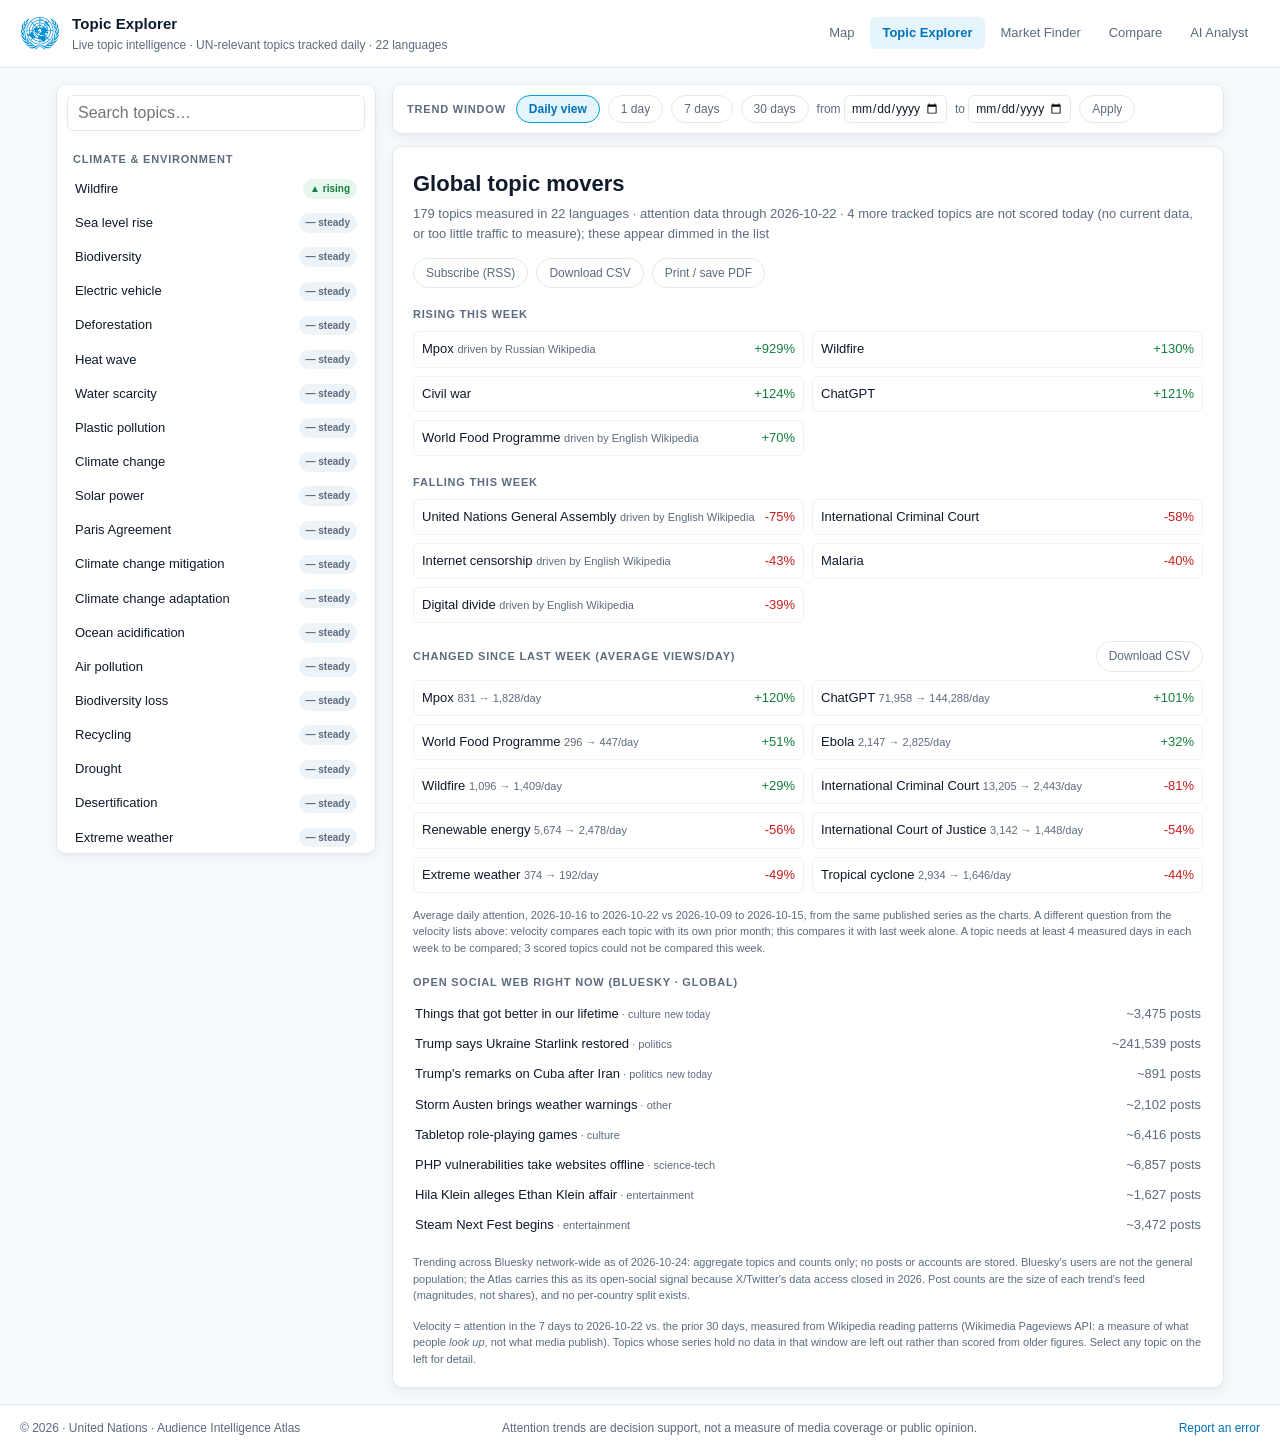
<file: topics.html>
<!DOCTYPE html>
<html lang="en">
<head>
<meta charset="UTF-8">
<meta name="viewport" content="width=device-width, initial-scale=1.0">
<meta name="description" content="Live topic intelligence for UN communications: what the world is looking up, tracked daily across 22 language editions of Wikipedia and the GDELT news monitor.">
<link rel="icon" href="assets/un_emblem.png" type="image/png">
<link rel="stylesheet" href="assets/atlas.css">
<link rel="alternate" type="application/rss+xml" title="Topic movers · Audience Intelligence Atlas" href="data/trends/movers_feed.xml">
<title>Topic Explorer · Audience Intelligence Atlas</title>
<style>
    * { margin: 0; padding: 0; }

  .layout { display: grid; grid-template-columns: 320px 1fr; gap: 16px;
            max-width: 1200px; margin: 16px auto; padding: 0 16px; }
  @media (max-width: 820px) { .layout { grid-template-columns: 1fr; } }

  .card { background: var(--surface); border: 1px solid var(--border);
          border-radius: var(--radius); box-shadow: var(--shadow); }

  /* left: topic list */
  .list { padding: 10px; max-height: calc(100vh - 130px); overflow-y: auto; }
  .list input { width: 100%; padding: 8px 10px; border: 1px solid var(--border);
    border-radius: var(--r-sm); font-size: 16px; margin-bottom: 8px; font-family: inherit; }
  .cat { font-size: 11px; font-weight: 700; letter-spacing: 0.8px; color: var(--muted-2);
         text-transform: uppercase; margin: 12px 6px 4px; }
  .topic-row { display: flex; justify-content: space-between; align-items: center;
    padding: 7px 8px; border-radius: var(--r-sm); cursor: pointer; font-size: 13px; }
  .topic-row:hover { background: var(--accent-soft); }
  .topic-row.active { background: var(--accent-soft); font-weight: 600; }
  .topic-row.unscored { cursor: default; color: var(--muted-2); }
  .topic-row.unscored:hover { background: none; }
  .drive-note { font-size: 11px; color: var(--muted-2); white-space: nowrap; }

  /* right: detail */
  .detail { padding: 20px; }
  .detail h1 { font-size: 22px; margin-bottom: 2px; }
  .detail .sub { color: var(--muted); font-size: 13px; margin-bottom: 14px; }
  .kpis { display: flex; gap: 12px; flex-wrap: wrap; margin-bottom: 16px; }
  .kpi { background: var(--bg); border: 1px solid var(--border-soft); border-radius: var(--r-sm);
         padding: 10px 14px; min-width: 130px; }
  .kpi .v { font-size: 20px; font-weight: 700; }
  .kpi .l { font-size: 11px; color: var(--muted); margin-top: 2px; }
  h3.sect { font-size: 11px; font-weight: 700; letter-spacing: 0.8px; color: var(--muted-2);
            text-transform: uppercase; margin: 18px 0 8px; }
  svg.spark { width: 100%; height: 130px; display: block; }
  table { width: 100%; border-collapse: collapse; font-size: 13px; }
  td, th { text-align: left; padding: 6px 8px; border-bottom: 1px solid var(--border-soft); }
  th { font-size: 11px; color: var(--muted-2); text-transform: uppercase; letter-spacing: 0.5px; }
  td.num { text-align: right; font-variant-numeric: tabular-nums; }
  .up { color: var(--positive); } .down { color: var(--danger); }
  .note { font-size: 11px; color: var(--muted-2); margin-top: 14px; line-height: 1.5; }
  .detail-col { display: flex; flex-direction: column; gap: 12px; min-width: 0; }
  .range-bar { padding: 10px 14px; display: flex; align-items: center; gap: 8px; flex-wrap: wrap; }
  .range-bar .rb-label { font-size: 11px; font-weight: 700; letter-spacing: 0.8px;
    color: var(--muted-2); text-transform: uppercase; margin-right: 2px; }
  .range-bar .rb-chip { border: 1px solid var(--border); background: var(--surface);
    color: var(--muted); font: inherit; font-size: 12px; padding: 4px 12px;
    border-radius: var(--r-pill); cursor: pointer; }
  .range-bar .rb-chip:hover { color: var(--un-blue-dark); border-color: var(--un-blue); }
  .range-bar .rb-chip[aria-pressed="true"] { background: var(--accent-soft);
    color: var(--un-blue-dark); border-color: var(--un-blue); font-weight: 600; }
  .range-bar input[type="date"] { font: inherit; font-size: 12px; padding: 3px 6px;
    border: 1px solid var(--border); border-radius: var(--r-sm); color: var(--ink);
    background: var(--surface); }
  .range-bar .rb-note { font-size: 11px; color: var(--muted-2); flex-basis: 100%; }
  .range-banner { background: var(--accent-soft); border: 1px solid #CBE8F8;
    border-radius: var(--r-sm); padding: 7px 10px; font-size: 12px; margin-bottom: 12px; }
  .movers { display: grid; grid-template-columns: 1fr 1fr; gap: 8px; }
  @media (max-width: 600px) { .movers { grid-template-columns: 1fr; } }
  .movers .topic-row { border: 1px solid var(--border-soft); }
  .empty { color: var(--muted-2); font-size: 13px; padding: 8px; }

  /* section heading with an action on its right (the CSV download) */
  .sect-head { display: flex; align-items: baseline; justify-content: space-between;
               gap: 10px; flex-wrap: wrap; margin: 18px 0 8px; }
  .sect-head h3.sect { margin: 0; }
  a.btn-quiet { text-decoration: none; display: inline-block; }
  .mover-tools { display: flex; gap: 8px; align-items: center; flex-wrap: wrap;
                 margin: 10px 0 2px; }

  /* topic-comparison overlay (2026-08-18) */
  .cmp-bar { display: flex; align-items: center; gap: 8px; flex-wrap: wrap; margin: 0 0 8px; }
  .cmp-bar .cmp-label { font-size: 11px; font-weight: 700; letter-spacing: 0.8px;
    color: var(--muted-2); text-transform: uppercase; }
  .cmp-bar select { font: inherit; font-size: 12px; padding: 4px 6px;
    border: 1px solid var(--border); border-radius: var(--r-sm);
    color: var(--ink); background: var(--surface); max-width: 220px; }
  .cmp-bar .btn-quiet[aria-pressed="true"] { background: var(--accent-soft);
    color: var(--un-blue-dark); border-color: var(--un-blue); font-weight: 600; }
  .cmp-chip { display: inline-flex; align-items: center; gap: 6px;
    border: 1px solid var(--border); background: var(--surface); color: var(--ink);
    font-size: 12px; padding: 3px 10px; border-radius: var(--r-pill); }
  .cmp-chip button { border: 0; background: none; font: inherit; cursor: pointer;
    color: var(--muted); padding: 0 2px; line-height: 1; }
  .cmp-chip button:hover { color: var(--danger); }
  .cmp-legend { display: flex; gap: 14px; flex-wrap: wrap; align-items: center;
    font-size: 12px; color: var(--muted); margin-top: 6px; }
  .cmp-legend .key { display: inline-flex; align-items: center; gap: 6px; }

  /* Print / save-as-PDF (2026-08-18): the current pane prints as a clean
     document; every control (topic list, range bar, buttons, selects)
     stays on screen only. The chart legend prints - it explains the lines.
     The hidden footer carries the page's provenance and its decision-support
     disclaimer, so a ::before header restores both on paper (same pattern as
     finder.html), and .screen-only marks sentences that point at on-screen
     controls, which would dangle in a document. Link URLs are expanded in
     the printed Sources list because paper cannot be clicked. */
  @media print {
    header.site, footer.site, .list, .range-bar, .mover-tools, .cmp-bar,
    .sect-head .btn-quiet, #te-range-slot, .screen-only { display: none !important; }
    .layout { display: block; max-width: none; margin: 0; padding: 0; }
    .card { border: 0; box-shadow: none; border-radius: 0; }
    .detail { padding: 0; }
    .detail::before { content: "Audience Intelligence Atlas · United Nations · Attention trends are decision support, not a measure of media coverage or public opinion";
      display: block; font-size: 11px; color: #555;
      border-bottom: 1px solid #ccc; padding-bottom: 6px; margin-bottom: 10px; }
    .sources a::after { content: " (" attr(href) ")"; }
    body { background: #fff; }
    svg.spark { break-inside: avoid; }
  }

</style>
</head>
<body>

<a class="skip-link" href="#detail">Skip to topic detail</a>
<header class="site">
  <div class="brand">
    <a href="index.html" aria-label="United Nations emblem, back to the map" style="display:block; line-height:0;">
      <img class="logo" src="assets/un_emblem.png" alt="United Nations emblem" width="40" height="33">
    </a>
    <div>
      <div class="title">Topic Explorer</div>
      <div class="subtitle">Live topic intelligence · UN-relevant topics tracked daily · 22 languages</div>
    </div>
  </div>
  <nav aria-label="Atlas pages">
    <a href="index.html">Map</a>
    <a href="topics.html" aria-current="page">Topic Explorer</a>
    <a href="finder.html">Market Finder</a>
    <a href="compare.html">Compare</a>
    <a href="ask.html">AI Analyst</a>
  </nav>
</header>

<div class="layout" role="main">
  <div class="card list" id="topic-list">
    <input id="search" type="search" placeholder="Search topics…" aria-label="Search topics">
    <div id="list-body"><div class="empty">Loading topics…</div></div>
  </div>

  <div class="detail-col">
    <div class="card range-bar" id="range-bar" role="group" aria-label="Trend window"></div>
    <div class="card detail" id="detail">
      <div class="empty">Loading…</div>
    </div>
  </div>
</div>

<footer class="site">
  <div>© 2026 · United Nations · Audience Intelligence Atlas</div>
  <div>Attention trends are decision support, not a measure of media coverage or public opinion.</div>
  <div><a href="https://github.com/Shakcoder/UN-Media-Consumption-Map-/issues/new" target="_blank" rel="noopener">Report an error</a></div>
</footer>

<script src="assets/date-range.js"></script>
<script src="assets/atlas-csv.js"></script>
<script>
let COUNTRY_NAMES = {};   // iso3 -> display name, loaded from static_countries.json
fetch("data/static_countries.json").then(r => r.ok ? r.json() : {}).then(d => {
  for (const [iso, c] of Object.entries(d))
    if (c && typeof c === "object" && c.name) COUNTRY_NAMES[iso] = c.name_full || c.name;
}).catch(() => {});
// GDELT attributes some outlets to territories outside the Atlas's 195
// UN members — name them for display, but never link them to the analyst
// (it has no data for them and would answer something else)
const TERRITORY_NAMES = { GUM: "Guam", HKG: "Hong Kong", MYT: "Mayotte", TWN: "Taiwan" };
const countryLabel = (iso3) => COUNTRY_NAMES[iso3] ? `${COUNTRY_NAMES[iso3]} (${iso3})`
  : TERRITORY_NAMES[iso3] ? `${TERRITORY_NAMES[iso3]} (${iso3}, territory — outside the Atlas's 195)` : iso3;

const LANG_NAMES = {en:"English", fr:"French", es:"Spanish", ar:"Arabic", pt:"Portuguese",
  ru:"Russian", zh:"Chinese", hi:"Hindi", bn:"Bengali", id:"Indonesian", sw:"Swahili",
  ha:"Hausa", am:"Amharic", ur:"Urdu", fa:"Persian", tr:"Turkish", vi:"Vietnamese",
  th:"Thai", ja:"Japanese", de:"German", uk:"Ukrainian", ko:"Korean"};
const CAT_LABELS = {climate:"Climate & environment", health:"Health",
  humanitarian:"Humanitarian & migration", peace:"Peace & security",
  rights:"Rights & governance", development:"Development & economy",
  education:"Education & children", technology:"Technology & digital",
  infrastructure:"Energy, food, water & urban", institutions:"UN & institutions"};

let DATA = null, activeQid = null;

/* Every string below comes from data/trends/*.json and is injected via
   innerHTML. Those files are machine-generated from Wikidata labels and
   GDELT country names, so a stray "<" or "&" would break the markup — and
   any future source that carried markup would execute it. Escaped at the
   point of interpolation, matching ask.html and finder.html. */
const esc = (s) => String(s == null ? "" : s)
  .replace(/&/g, "&amp;").replace(/</g, "&lt;").replace(/>/g, "&gt;")
  .replace(/"/g, "&quot;");


/* ==========================================================================
   RANGE VIEW (2026-08-18). A custom trend window computed IN THE BROWSER
   from the same raw daily series the pipeline reads, under the same rules.

   Consistency contract (owner requirement): the DEFAULT view renders the
   pipeline's published figures VERBATIM — selecting "Daily view" never
   recomputes anything, so what you saw before this feature exists is what
   you see now, bit for bit. Custom windows are computed by a line-for-line
   port of scripts/compute_topic_intelligence.py (same floors, same
   symmetric basis, same quarantine exclusions, SAME ROUNDING order), and
   __rangeGoldenTest() proves the port: it recomputes the pipeline's own
   7-day window and diffs every topic against the published velocity.
   Keep this block in lockstep with the Python when either changes.

   ARCHIVE TIER (2026-08-18). A window whose start predates the live
   120-day store is computed from data/trends/attention_archive.json:
   one GLOBAL daily total per topic (tracked language editions summed),
   back to 2024. Loaded only when such a window is actually requested.
   Its own contract: per-language detail, the "driven by" cue and the
   access-method quarantine screen exist ONLY inside the live window —
   archive figures before August 2026 were never screened, and history
   is attention to each topic's CURRENT article titles (the file's _meta
   says the same). For every day both files cover, the archive equals
   the live file's non-quarantined per-day sums cell for cell: the daily
   engine re-derives that section (scripts/update_attention_archive.py),
   validate_atlas.py enforces it, and __archiveGoldenTest() proves it
   from the browser. Window scoring reuses seriesWindowStats() verbatim,
   with the INCLUDE_FLOOR applied to the global total (the per-language
   floors need per-language data, which the archive deliberately lacks).
   ========================================================================== */
const RANGE_RULES = {
  INCLUDE_FLOOR: 25, RISING_FLOOR: 150, RISING: 0.30, FALLING: -0.25,
  BASE_DAYS: 30, MIN_BASE_DAYS: 15,
  // the pipeline requires 4 of 7 recent days; shorter windows require the
  // same fraction, and a 1-day window requires that day
  minWindowDays: (n) => Math.max(1, Math.ceil(n * 4 / 7)),
};
let RANGE = null;        // {start:"YYYY-MM-DD", end:"YYYY-MM-DD"} | null = daily view
let RANGE_VM = null;     // computed view-model for RANGE
let RAW = null, GDELT_RAW = null, RAW_LOADING = null;
let ARCH = null, ARCH_LOADING = null;   // long-term global archive, loaded on demand
// The archive's axis starts 2024-01-01 (its _meta.start, checked when it
// loads); the earliest selectable window start leaves the 30 baseline days
// before it in-store — the same rule the live clamp applies.
const ARCHIVE_MIN_START = "2024-01-31";

const dAdd = (iso, days) => {
  const d = new Date(iso + "T00:00:00Z");
  d.setUTCDate(d.getUTCDate() + days);
  return d.toISOString().slice(0, 10);
};
const dDiff = (a, b) => Math.round((new Date(b + "T00:00:00Z") - new Date(a + "T00:00:00Z")) / 86400000);
// Python's round() is half-to-even; Math.round is half-up. The golden test
// caught the difference at 0.002 on boundary values, so the port rounds the
// way the pipeline does.
const bankers = (x, dp) => {
  const m = Math.pow(10, dp), y = x * m, f = Math.floor(y), diff = y - f;
  const r = diff > 0.5 ? f + 1 : diff < 0.5 ? f : (f % 2 === 0 ? f : f + 1);
  return r / m;
};
const r1 = (x) => bankers(x, 1);
const r3 = (x) => bankers(x, 3);

async function loadRaw() {
  if (RAW && GDELT_RAW) return;
  if (!RAW_LOADING) RAW_LOADING = Promise.all([
    fetch("data/trends/wiki_pageviews.json", { cache: "no-cache" }).then(r => r.json()),
    fetch("data/trends/gdelt_coverage.json", { cache: "no-cache" }).then(r => r.json()).catch(() => null),
  ]).then(([w, g]) => { RAW = w; GDELT_RAW = g; });
  return RAW_LOADING;
}

/* The ~1 MB archive is fetched only when a pre-live-window range is actually
   requested — the daily view and live-window ranges never pay for it. On any
   failure ARCH stays null and setRange falls back to the live-window clamp. */
async function loadArchive() {
  if (ARCH) return;
  if (!ARCH_LOADING) ARCH_LOADING =
    fetch("data/trends/attention_archive.json", { cache: "no-cache" })
      .then(r => r.ok ? r.json() : null)
      .then(a => { ARCH = (a && a._meta && a._meta.start && a._meta.end && a.topics) ? a : null; })
      .catch(() => { ARCH = null; });
  return ARCH_LOADING;
}

/* Port of series_stats(): calendar-anchored window vs the preceding 30
   days, with the pipeline's exact minimum-day rules and rounding. */
function seriesWindowStats(series, startISO, endISO) {
  const sStart = series.start;
  const vals = series.values;
  const winDays = dDiff(startISO, endISO) + 1;
  let recSum = 0, recN = 0, baseSum = 0, baseN = 0;
  const i0 = dDiff(sStart, startISO);
  for (let k = 0; k < winDays; k++) {
    const v = vals[i0 + k];
    if (v != null) { recSum += v; recN++; }
  }
  const b0 = dDiff(sStart, dAdd(startISO, -RANGE_RULES.BASE_DAYS));
  for (let k = 0; k < RANGE_RULES.BASE_DAYS; k++) {
    const v = vals[b0 + k];
    if (v != null) { baseSum += v; baseN++; }
  }
  if (recN < RANGE_RULES.minWindowDays(winDays) || baseN < RANGE_RULES.MIN_BASE_DAYS) return null;
  const recent = recSum / recN, base = baseSum / baseN;
  if (!(base > 0)) return null;
  return { m7: r1(recent), m30: r1(base), velocity: r3((recent - base) / base), days: recN };
}

/* Port of the per-topic aggregation: INCLUDE_FLOOR admission, symmetric
   RISING_FLOOR basis weighted by the larger mean, quarantine exclusion. */
function rangeCompute() {
  const startISO = RANGE.start, endISO = RANGE.end;
  const topics = {};
  let excluded = 0;
  const daily = DATA.topics;
  const tracked = Object.keys(RAW.series);
  for (const qid of tracked) {
    const meta = daily[qid] || (DATA.topics_unscored || []).find(u => u.qid === qid);
    if (!meta) continue;
    const q = (RAW.quarantine || {})[qid] || {};
    const langStats = {};
    for (const [lang, s] of Object.entries(RAW.series[qid])) {
      if (q[lang]) continue;                       // same exclusion as the pipeline
      const st = seriesWindowStats(s, startISO, endISO);
      if (st && st.m7 >= RANGE_RULES.INCLUDE_FLOOR) langStats[lang] = st;
    }
    const langs = Object.keys(langStats);
    if (!langs.length) { excluded++; continue; }
    const big = langs.filter(l => langStats[l].m7 >= RANGE_RULES.RISING_FLOOR
                               || langStats[l].m30 >= RANGE_RULES.RISING_FLOOR);
    const basis = big.length ? big : langs;
    let wsum = 0, vsum = 0, topLang = basis[0], topW = 0;
    for (const l of basis) {
      const w = Math.max(langStats[l].m7, langStats[l].m30);
      wsum += w; vsum += langStats[l].velocity * w;
      if (w > topW) { topW = w; topLang = l; }
    }
    const gv = r3(vsum / wsum);
    topics[qid] = {
      label_en: meta.label_en, category: meta.category,
      global_velocity: gv,
      momentum: gv > RANGE_RULES.RISING ? "rising" : gv < RANGE_RULES.FALLING ? "falling" : "steady",
      top_edition: { lang: topLang, share: Math.round((topW / wsum) * 100) / 100 },
      demand: langs.sort((a, b) => langStats[b].m7 - langStats[a].m7).slice(0, 8)
        .map(l => ({ lang: l, mean: langStats[l].m7, velocity: langStats[l].velocity })),
    };
  }
  return { topics, excluded, measured: Object.keys(topics).length };
}

/* Archive windows: same window machinery (seriesWindowStats, so the same
   minimum-day rules and banker's rounding), applied to the ONE global series
   the archive stores per topic. No per-language floors, no symmetric basis,
   no quarantine screen — none of those exist without per-language data, and
   every archive banner says so instead of pretending otherwise. */
function archiveCompute() {
  const topics = {};
  let excluded = 0;
  const a0 = ARCH._meta.start;
  for (const [qid, arr] of Object.entries(ARCH.topics)) {
    const meta = DATA.topics[qid] || (DATA.topics_unscored || []).find(u => u.qid === qid);
    if (!meta) continue;
    const st = seriesWindowStats({ start: a0, values: arr }, RANGE.start, RANGE.end);
    if (!st || st.m7 < RANGE_RULES.INCLUDE_FLOOR) { excluded++; continue; }
    const gv = st.velocity;
    topics[qid] = {
      label_en: meta.label_en, category: meta.category,
      global_velocity: gv,
      momentum: gv > RANGE_RULES.RISING ? "rising" : gv < RANGE_RULES.FALLING ? "falling" : "steady",
      window_mean: st.m7, days_measured: st.days,
      demand: [],           // per-language detail exists only in the live file
    };
  }
  return { topics, excluded, measured: Object.keys(topics).length, archive: true };
}

/* Chart for an archive window: the topic's global series across the window
   plus its 30 baseline days, band on the window itself. */
function archiveSpark(qid) {
  const arr = ARCH && ARCH.topics[qid];
  if (!arr) return "";
  const a0 = ARCH._meta.start;
  const from = dAdd(RANGE.start, -RANGE_RULES.BASE_DAYS);
  const i0 = Math.max(0, dDiff(a0, from));
  const h0 = dDiff(a0, RANGE.start) - i0;
  return sparkline(arr.slice(i0, dDiff(a0, RANGE.end) + 1),
    h0, h0 + dDiff(RANGE.start, RANGE.end),
    `${dAdd(a0, i0)} to ${RANGE.end}, long-term archive`);
}

/* Proof of the archive contract, from the browser: for every day both files
   cover, the archive cell must equal the live file's non-quarantined per-day
   sum. Run __archiveGoldenTest() from the console; mismatches: [] = holds. */
async function __archiveGoldenTest() {
  await loadRaw(); await loadArchive();
  if (!ARCH) return { error: "archive not loadable" };
  const a0 = ARCH._meta.start;
  const liveStart = dAdd(RAW.updated, -(RAW.window_days - 1));
  const lo = a0 > liveStart ? a0 : liveStart;
  const hi = ARCH._meta.end < RAW.updated ? ARCH._meta.end : RAW.updated;
  let cells = 0;
  const mismatches = [];
  for (const [qid, arr] of Object.entries(ARCH.topics)) {
    if (!RAW.series[qid]) { mismatches.push(`${qid}: in archive, not in live file`); continue; }
    const q = (RAW.quarantine || {})[qid] || {};
    const sums = {};
    for (const [lang, s] of Object.entries(RAW.series[qid])) {
      if (q[lang]) continue;
      s.values.forEach((v, i) => {
        if (v != null) { const d = dAdd(s.start, i); sums[d] = (sums[d] || 0) + v; }
      });
    }
    for (let d = lo; d <= hi; d = dAdd(d, 1)) {
      cells++;
      const have = arr[dDiff(a0, d)] == null ? null : arr[dDiff(a0, d)];
      const want = d in sums ? sums[d] : null;
      if (have !== want) {
        mismatches.push(`${qid} ${d}: archive ${have} != live sum ${want}`);
        if (mismatches.length > 20) return { window: `${lo}..${hi}`, cells_compared: cells, mismatches };
      }
    }
  }
  return { window: `${lo}..${hi}`, cells_compared: cells, mismatches };
}

/* News-article count for the window — only when GDELT's timeline covers
   EVERY day of it (same discipline as the pipeline's news_articles_7d). */
function rangeGdeltCount(qid) {
  const g = GDELT_RAW && GDELT_RAW.topics && GDELT_RAW.topics[qid];
  if (!g || g.volume_stale) return null;
  const byDay = {};
  for (const p of g.volume_daily || []) byDay[p.date] = p.articles || 0;
  const n = dDiff(RANGE.start, RANGE.end) + 1;
  let sum = 0;
  for (let k = 0; k < n; k++) {
    const d = dAdd(RANGE.start, k);
    if (!(d in byDay)) return null;
    sum += byDay[d];
  }
  return sum;
}

/* Bluesky open-social names seen inside the window (its archive holds the
   last 7 days only; days outside it are honestly absent). */
function bskyWindowNames() {
  const h = (BSKY && BSKY.history) || {};
  const names = new Set();
  const n = dDiff(RANGE.start, RANGE.end) + 1;
  for (let k = 0; k < n; k++) (h[dAdd(RANGE.start, k)] || []).forEach(x => names.add(x));
  return [...names];
}

async function setRange(startISO, endISO) {
  if (!startISO) {
    RANGE = null; RANGE_VM = null;
    renderRangeBar(); renderList(document.getElementById("search").value); renderDetail();
    return;
  }
  const el = document.getElementById("range-bar");
  el.setAttribute("aria-busy", "true");
  await loadRaw();
  const minStart = dAdd(RAW.updated, -(RAW.window_days - 1 - RANGE_RULES.BASE_DAYS));
  if (endISO > RAW.updated) endISO = RAW.updated;
  if (startISO < minStart) {
    // A start before the live store reaches for the long-term archive
    // instead of clamping (ARCHIVE TIER — see the block comment above).
    await loadArchive();
    if (ARCH) {
      const aMin = dAdd(ARCH._meta.start, RANGE_RULES.BASE_DAYS);
      if (startISO < aMin) startISO = aMin;       // baseline needs 30 prior archive days
      if (endISO > ARCH._meta.end) endISO = ARCH._meta.end;
      if (endISO < startISO) endISO = startISO;
      if (startISO < minStart) {
        RANGE = { start: startISO, end: endISO };
        RANGE_VM = archiveCompute();
        el.removeAttribute("aria-busy");
        renderRangeBar(); renderList(document.getElementById("search").value); renderDetail();
        return;
      }
      // (clamping pushed the start into the live store — fall through)
    } else {
      // Archive unavailable (fetch failed / file absent): snap the window
      // into the live store rather than leaving a dead pre-2026 sliver.
      startISO = minStart;
      if (endISO < startISO) endISO = startISO;
    }
  }
  if (startISO > endISO) startISO = endISO;
  RANGE = { start: startISO, end: endISO };
  // CONSISTENCY SNAP: when the selected window IS the pipeline's own window
  // (the last 7 days), the published figures are used verbatim; the port
  // only ever computes windows for which no published figure exists, so the
  // two can never disagree on the same question.
  if (endISO === RAW.updated && dDiff(startISO, endISO) === 6) {
    RANGE_VM = {
      topics: DATA.topics,
      excluded: (DATA.coverage || {}).topics_stale_excluded + (DATA.coverage || {}).topics_below_floor || 0,
      measured: Object.keys(DATA.topics).length,
      published: true,
    };
  } else {
    RANGE_VM = rangeCompute();
  }
  el.removeAttribute("aria-busy");
  renderRangeBar(); renderList(document.getElementById("search").value); renderDetail();
}

function viewTopics() { return RANGE_VM ? RANGE_VM.topics : DATA.topics; }

function renderRangeBar() {
  const el = document.getElementById("range-bar");
  if (!DATA) { el.innerHTML = ""; return; }
  const upd = DATA.measured_as_of || DATA.generated;
  const chip = (label, pressed, title) =>
    `<button type="button" class="rb-chip" aria-pressed="${pressed}" title="${esc(title)}" data-r="${esc(label)}">${esc(label)}</button>`;
  const isPreset = (n) => RANGE && RANGE.end === upd && dDiff(RANGE.start, RANGE.end) + 1 === n;
  el.innerHTML = `<span class="rb-label">Trend window</span>
    ${chip("Daily view", !RANGE, "The pipeline's published figures, exactly as computed by the daily engine")}
    ${chip("1 day", isPreset(1), "Yesterday's attention vs the prior 30 days")}
    ${chip("7 days", isPreset(7), "The last week vs the prior 30 days, recomputed in your browser")}
    ${chip("30 days", isPreset(30), "The last month vs the prior 30 days")}
    <label style="font-size:12px;color:var(--muted-2);">from
      <input type="date" id="rb-start" value="${RANGE ? esc(RANGE.start) : ""}"></label>
    <label style="font-size:12px;color:var(--muted-2);">to
      <input type="date" id="rb-end" value="${RANGE ? esc(RANGE.end) : ""}"></label>
    <button type="button" class="rb-chip" id="rb-apply">Apply</button>
    ${RANGE ? (RANGE_VM && RANGE_VM.archive
      ? `<span class="rb-note">Window ${esc(RANGE.start)} to ${esc(RANGE.end)} from the long-term archive, measured against the 30 days before it.
      Global daily totals only: per-language detail and the non-organic-traffic screen exist just for the last 120 days, and archive data before August 2026 was never screened.</span>`
      : `<span class="rb-note">Window ${esc(RANGE.start)} to ${esc(RANGE.end)}, measured against the 30 days before it.
      Computed in your browser from the same daily series and rules as the daily engine; the daily view is unchanged.
      Per-language data goes back to ${esc(dAdd(upd, -(119 - RANGE_RULES.BASE_DAYS)))}; earlier dates (back to ${esc(ARCHIVE_MIN_START)}) use the long-term archive, global totals only.</span>`) : ""}`;
  const min = ARCHIVE_MIN_START, max = upd;
  for (const id of ["rb-start", "rb-end"]) {
    const inp = document.getElementById(id);
    inp.min = min; inp.max = max;
  }
  el.querySelectorAll(".rb-chip[data-r]").forEach(b => b.addEventListener("click", () => {
    const r = b.dataset.r;
    if (r === "Daily view") return setRange(null);
    const n = parseInt(r, 10);
    setRange(dAdd(upd, -(n - 1)), upd);
  }));
  document.getElementById("rb-apply").addEventListener("click", () => {
    const a = document.getElementById("rb-start").value, b = document.getElementById("rb-end").value;
    if (a && b) setRange(a <= b ? a : b, a <= b ? b : a);
  });
}

/* Proof of the port: recompute the pipeline's own window and diff every
   scored topic against the published number. Run from the console. */
async function __rangeGoldenTest() {
  await loadRaw();
  const upd = RAW.updated;
  const saved = RANGE;
  RANGE = { start: dAdd(upd, -6), end: upd };
  const vm = rangeCompute();
  RANGE = saved;
  let worst = 0, worstQ = null, n = 0, missing = [];
  for (const [qid, t] of Object.entries(DATA.topics)) {
    if (!(qid in vm.topics)) { missing.push(t.label_en); continue; }
    const d = Math.abs(vm.topics[qid].global_velocity - t.global_velocity);
    n++; if (d > worst) { worst = d; worstQ = t.label_en; }
  }
  return { compared: n, max_abs_delta: worst, worst_topic: worstQ, missing_from_port: missing };
}

function sparkline(series, hi0, hi1, spanLabel) {
  const w = 600, h = 130, pad = 4;
  const vals = series.filter(v => v != null);
  if (vals.length < 2 || series.length < 2) return "";
  const mx = Math.max(...vals), mn = Math.min(...vals);
  const range = (mx - mn) || 1;
  const px = (i) => pad + i * (w - 2 * pad) / (series.length - 1);
  const band = (hi0 != null && hi1 != null && hi1 >= 0 && hi0 < series.length)
    ? `<rect x="${px(Math.max(0, hi0)).toFixed(1)}" y="0" width="${Math.max(2, px(Math.min(series.length - 1, hi1)) - px(Math.max(0, hi0))).toFixed(1)}" height="${h}" fill="var(--accent-soft)"/>`
    : "";
  const pts = series.map((v, i) => {
    const x = pad + i * (w - 2 * pad) / (series.length - 1);
    const y = v == null ? null : h - pad - ((v - mn) / range) * (h - 2 * pad);
    return y == null ? null : `${x.toFixed(1)},${y.toFixed(1)}`;
  }).filter(Boolean);
  return `<svg class="spark" viewBox="0 0 ${w} ${h}" preserveAspectRatio="none" role="img"
    aria-label="Line chart: global attention over ${esc(spanLabel || "the last 120 days")}, from ${Math.round(mn).toLocaleString()} to ${Math.round(mx).toLocaleString()} Wikipedia views per day${hi0 != null ? ", selected window shaded" : ""}">
    ${band}<polyline points="${pts.join(" ")}" fill="none" stroke="var(--un-blue)" stroke-width="2"/>
  </svg>`;
}

function momentumBadge(m) {
  // Only the three momentum values the pipeline emits may reach the class
  // attribute — anything else (a future label, a malformed file) would be
  // injected into markup unescaped, and would not match a style anyway.
  const known = m === "rising" || m === "falling" ? m : "steady";
  const sym = known === "rising" ? "▲ rising" : known === "falling" ? "▼ falling" : "— steady";
  return `<span class="badge ${known}">${sym}</span>`;
}

/* ==========================================================================
   COMPARISON OVERLAY (2026-08-18). Up to two extra topics drawn on the
   attention chart, from the SAME published daily series the single-topic
   chart uses — no new data, no recomputation of any published figure.

   Honesty rules:
   - series are aligned by calendar date, never by array position (editions'
     stored history does not all start on the same day);
   - each line's style differs (solid / dashed / dotted), so color is never
     the only cue — and the legend carries each topic's real views/day, so
     the indexed view can never hide how different the volumes are;
   - the indexed scale (100 = a topic's own average over the shown days) is
     labeled on the chart, in the heading and in the CSV, which always
     exports the real values;
   - a day the pipeline withheld (too little of the topic's usual traffic
     reporting) stays a GAP in the line, never a bridge or a zero.
   ========================================================================== */
const CMP_STYLES = [
  { color: "var(--un-blue)", dash: "", word: "solid" },
  { color: "var(--series-2)", dash: "6 4", word: "dashed" },
  { color: "var(--series-3)", dash: "2 3", word: "dotted" },
];
let COMPARE = [];          // qids overlaid on the chart (max 2)
let CMP_SCALE = "indexed"; // "indexed" | "absolute"
let CMP_DRAWN = false;     // whether the LAST buildChartSection call actually
                           // drew comparison lines (footnote renders only then)

const seriesEnd = (t) => dAdd(t.series_start, (t.global_series || []).length - 1);

/* The topic's daily values for the `days` calendar days ending endISO —
   date-aligned, null where the series has no data. */
function seriesByDate(t, endISO, days) {
  const out = [];
  for (let k = days - 1; k >= 0; k--) {
    const d = dAdd(endISO, -k);
    const idx = dDiff(t.series_start, d);
    out.push(idx >= 0 && idx < t.global_series.length ? t.global_series[idx] : null);
  }
  return out;
}

function winMean(vals) {
  const xs = vals.filter(v => v != null);
  return xs.length ? xs.reduce((a, b) => a + b, 0) / xs.length : null;
}

/* Multi-line chart. Unlike the single-topic sparkline, a null day splits the
   line into separate segments — with several lines on one chart, a bridge
   across missing days would read as a real trajectory. */
function overlayChart(defs, hi0, hi1) {
  const w = 600, h = 130, pad = 4;
  const n = Math.max(...defs.map(d => d.vals.length), 0);
  const all = [];
  for (const d of defs) for (const v of d.vals) if (v != null) all.push(v);
  if (all.length < 2 || n < 2) return "";
  const mx = Math.max(...all), mn = Math.min(...all);
  const range = (mx - mn) || 1;
  const px = (i) => pad + i * (w - 2 * pad) / (n - 1);
  const py = (v) => h - pad - ((v - mn) / range) * (h - 2 * pad);
  const band = (hi0 != null && hi1 != null && hi1 >= 0 && hi0 < n)
    ? `<rect x="${px(Math.max(0, hi0)).toFixed(1)}" y="0" width="${Math.max(2, px(Math.min(n - 1, hi1)) - px(Math.max(0, hi0))).toFixed(1)}" height="${h}" fill="var(--accent-soft)"/>`
    : "";
  let lines = "";
  for (const d of defs) {
    let seg = [];
    const flush = () => {
      if (seg.length > 1) {
        lines += `<polyline points="${seg.join(" ")}" fill="none" stroke="${d.style.color}" stroke-width="2"${d.style.dash ? ` stroke-dasharray="${d.style.dash}"` : ""}/>`;
      } else if (seg.length === 1) {
        const [x, y] = seg[0].split(",");
        lines += `<circle cx="${x}" cy="${y}" r="2" fill="${d.style.color}"/>`;
      }
      seg = [];
    };
    d.vals.forEach((v, i) => { if (v == null) flush(); else seg.push(`${px(i).toFixed(1)},${py(v).toFixed(1)}`); });
    flush();
  }
  const names = defs.map(d => d.label).join(", ");
  return `<svg class="spark" viewBox="0 0 ${w} ${h}" preserveAspectRatio="none" role="img"
    aria-label="Line chart comparing daily Wikipedia attention for ${esc(names)}${CMP_SCALE === "indexed" ? ", each indexed to its own average (100 = its usual level)" : ", on one shared views-per-day scale"}${hi0 != null ? ", selected window shaded" : ""}">
    ${band}${lines}</svg>`;
}

const legendKey = (style, width) =>
  `<svg width="${width}" height="8" aria-hidden="true"><line x1="1" y1="4" x2="${width - 1}" y2="4" stroke="${style.color}" stroke-width="2"${style.dash ? ` stroke-dasharray="${style.dash}"` : ""}/></svg>`;

function cmpBar() {
  const opts = Object.entries(DATA.topics)
    .filter(([q, tt]) => q !== activeQid && !COMPARE.includes(q)
                         && (tt.global_series || []).some(v => v != null))
    .sort((a, b) => a[1].label_en.localeCompare(b[1].label_en));
  const chips = COMPARE.map((q, i) => {
    const tt = DATA.topics[q];
    return `<span class="cmp-chip">${legendKey(CMP_STYLES[i + 1], 18)}${esc(tt.label_en)}
      <button type="button" data-cmp-del="${esc(q)}" aria-label="Remove ${esc(tt.label_en)} from the comparison">✕</button></span>`;
  }).join("");
  const add = COMPARE.length < 2 && opts.length
    ? `<select id="cmp-add" aria-label="Topic to compare on this chart">
        <option value="">Compare with…</option>
        ${opts.map(([q, tt]) => `<option value="${esc(q)}">${esc(tt.label_en)}</option>`).join("")}</select>
      <button type="button" class="btn-quiet" id="cmp-add-go" title="Add the selected topic to the chart">Add</button>`
    : "";
  const scale = COMPARE.length
    ? `<button type="button" class="btn-quiet" id="cmp-scale" aria-pressed="${CMP_SCALE === "indexed"}"
        title="On: 100 = each topic's own average over its measured days in the shown window, so shapes are comparable across very different volumes. Off: one shared views-per-day scale.">Indexed scale</button>`
    : "";
  return `<div class="cmp-bar"><span class="cmp-label">Compare</span>${chips}${add}${scale}</div>`;
}

/* The chart section of the detail pane: heading + compare bar + chart (+
   legend and scale note when comparing). With no comparison topics chosen
   this renders EXACTLY the chart the page always drew — the overlay is
   strictly additive. */
function buildChartSection(t, daily) {
  const anchor = daily || t;
  const have = (anchor.global_series || []).some(v => v != null);
  COMPARE = COMPARE.filter(q => q !== activeQid && DATA.topics[q]
                                && (DATA.topics[q].global_series || []).some(v => v != null));
  const cmpActive = have && COMPARE.length > 0;
  CMP_DRAWN = cmpActive;
  const units = cmpActive && CMP_SCALE === "indexed"
    ? "indexed: 100 = each topic's own average over its measured days"
    : "Wikipedia views/day, all tracked languages";
  const heading = `<div class="sect-head"><h3 class="sect">Global attention: last ${RANGE_VM ? 120 : TE_RANGE_DAYS} days (${units})</h3>
    ${have ? `<button type="button" class="btn-quiet" data-csv="series" title="Download this chart's daily values${COMPARE.length ? " and the comparison topics" : ""} as a spreadsheet (always real views/day)">Download CSV</button>` : ""}</div>`;
  // the bar also renders when no chart can be drawn but a comparison is
  // active, so the selected topics stay visible and removable there too
  const bar = have || COMPARE.length ? cmpBar() : "";
  let chart, legend = "", scaleNote = "";
  if (!cmpActive) {
    chart = RANGE_VM && daily
      ? sparkline(daily.global_series || [],
          dDiff(daily.series_start, RANGE.start), dDiff(daily.series_start, RANGE.end))
      : sparkline(((daily || t).global_series || []).slice(-TE_RANGE_DAYS));
  } else {
    const endISO = seriesEnd(anchor);
    const days = RANGE_VM ? anchor.global_series.length
                          : Math.min(TE_RANGE_DAYS, anchor.global_series.length);
    const sel = [[activeQid, anchor], ...COMPARE.map(q => [q, DATA.topics[q]])];
    const defs = [], legends = [];
    sel.forEach(([, tt], i) => {
      const vals = seriesByDate(tt, endISO, days);
      const mean = winMean(vals);
      const style = CMP_STYLES[i];
      if (mean == null) { legends.push({ label: tt.label_en, style, missing: true }); return; }
      defs.push({
        label: tt.label_en, style,
        vals: CMP_SCALE === "indexed" ? vals.map(v => v == null ? null : v * 100 / mean) : vals,
      });
      legends.push({ label: tt.label_en, style, mean });
    });
    const hi0 = RANGE_VM ? days - 1 - dDiff(RANGE.start, endISO) : null;
    const hi1 = RANGE_VM ? days - 1 - dDiff(RANGE.end, endISO) : null;
    chart = overlayChart(defs, hi0, hi1);
    legend = `<div class="cmp-legend">` + legends.map(l =>
      `<span class="key">${legendKey(l.style, 26)}${esc(l.label)}${l.missing
        ? " (no data in these days)"
        : ` · avg ${Math.round(l.mean).toLocaleString()} views/day (measured days)`}</span>`).join("") + `</div>`;
    scaleNote = `<div class="note" style="margin-top:2px">${CMP_SCALE === "indexed"
      ? "Indexed scale: 100 = each topic's own average over its measured days in this window (days the pipeline withheld stay gaps and are not averaged), so differently sized topics can be compared by shape. The legend keeps each topic's real level; the CSV always carries real values."
      : "One shared scale (views/day): a lower-traffic topic can look flat next to a high-traffic one. The Indexed view compares shapes instead."}</div>`;
  }
  const noDaily = RANGE_VM && !daily ? `<div class="note">No daily chart: this topic is not scored in today's
      daily view, so no published series exists to draw. The window figures above are computed
      from its raw per-language series.</div>` : "";
  return heading + bar + `<div id="te-range-slot"></div>` + chart + legend + scaleNote + noDaily;
}

/* Archive windows draw from the long-term archive's one global total per
   topic, not the live per-language series the comparison overlay is built
   on — so archive mode keeps its own chart and offers no overlay. */
function archiveChartSection() {
  CMP_DRAWN = false;
  return `<h3 class="sect">Global attention: ${esc(dAdd(RANGE.start, -RANGE_RULES.BASE_DAYS))} to ${esc(RANGE.end)} (Wikipedia views/day, tracked languages summed)</h3>
    <div id="te-range-slot"></div>
    ${archiveSpark(activeQid)}`;
}

/* ---------- CSV downloads (shared helper: assets/atlas-csv.js) ---------- */
const slug = (s) => String(s).toLowerCase().replace(/[^a-z0-9]+/g, "-")
  .replace(/^-+|-+$/g, "") || "topic";

/* One extraction for both the on-screen table and the CSV, so the two can
   never drift apart. */
function detailDemandRows(t) {
  return RANGE_VM && !RANGE_VM.published
    ? (t.demand || []).map(d => [d.lang, d.mean, d.velocity])
    : Object.entries(t.demand_by_language || {}).map(([l, st]) => [l, st.weekly_daily_avg_views, st.velocity]);
}

function csvMovers() {
  const sorted = Object.entries(viewTopics()).sort((a, b) => b[1].global_velocity - a[1].global_velocity);
  const asOf = DATA.measured_as_of || DATA.generated;
  const windowLine = RANGE_VM
    ? `${RANGE.start} to ${RANGE.end} vs the 30 days before it` + (RANGE_VM.published
        ? " (the daily engine's own window; published figures verbatim)"
        : RANGE_VM.archive
        ? " (computed in the browser from the long-term archive's global daily totals; per-language detail and the non-organic-traffic screen exist only inside the live 120-day window)"
        : " (recomputed in the browser under the daily engine's rules)")
    : `7 days to ${asOf} vs the prior 30 days (published daily figures)`;
  const withNews = !RANGE_VM || RANGE_VM.published;
  const head = ["topic", "category", "velocity", "velocity_pct_as_shown", "momentum",
                "top_edition", "top_edition_share", "single_edition_note"];
  if (withNews) head.push("news_articles_7d");
  head.push("qid");
  const rows = [
    ["Audience Intelligence Atlas · topic movers (decision support, not a measure of media coverage or public opinion)"],
    ["Window", windowLine],
    ["Method", RANGE_VM && RANGE_VM.archive
      ? "Velocity = attention in the window vs the 30 days before it, measured from the archive's one global daily total per topic (Wikipedia views per day, tracked language editions summed); topics averaging under the include floor in the window are not scored. Every scored topic is listed, not only the top five."
      : "Velocity = attention in the window vs the 30 days before it, from Wikipedia reading patterns per language edition, volume-weighted, with the daily engine's floors and quarantine exclusions. Every scored topic is listed, not only the top five."],
    [],
    head,
  ];
  for (const [qid, t] of sorted) {
    const te = t.top_edition || {};
    const row = [
      t.label_en, CAT_LABELS[t.category] || t.category, t.global_velocity,
      Math.round(t.global_velocity * 100), t.momentum,
      LANG_NAMES[te.lang] || te.lang || "", te.share != null ? te.share : "",
      te.share >= 0.7 ? `driven by ${LANG_NAMES[te.lang] || te.lang} Wikipedia` : "",
    ];
    if (withNews) row.push(t.news_articles_7d != null ? t.news_articles_7d : "");
    row.push(qid);
    rows.push(row);
  }
  // The exclusions travel WITH the figures — a spreadsheet without them
  // would silently look like the whole tracked universe. The 7-day preset
  // snaps to the published figures, so it carries the same appendix as the
  // daily view.
  if ((!RANGE_VM || RANGE_VM.published) && (DATA.topics_unscored || []).length) {
    rows.push([]);
    rows.push(["Tracked but not scored today (excluded rather than scored from stale or too-thin data)"]);
    rows.push(["topic", "category", "reason", "qid"]);
    for (const u of DATA.topics_unscored) {
      rows.push([u.label_en, CAT_LABELS[u.category] || u.category, u.reason, u.qid]);
    }
  } else if (RANGE_VM && !RANGE_VM.published && RANGE_VM.excluded) {
    rows.push([]);
    rows.push([`${RANGE_VM.excluded} tracked topics had too little data in this window to measure (excluded, not scored low)`]);
  }
  const name = RANGE_VM ? `atlas-topic-movers-${RANGE.start}_${RANGE.end}.csv`
                        : `atlas-topic-movers-${asOf}.csv`;
  AtlasCSV.download(name, rows);
}

function csvSeries(t, daily) {
  const anchor = daily || t;
  if (!(anchor.global_series || []).length) return;
  const endISO = seriesEnd(anchor);
  const days = RANGE_VM ? anchor.global_series.length
                        : Math.min(TE_RANGE_DAYS, anchor.global_series.length);
  const cols = [[activeQid, anchor], ...COMPARE.map(q => [q, DATA.topics[q]])];
  const rows = [
    ["Audience Intelligence Atlas · daily global attention (Wikipedia views/day, summed across all tracked language editions)"],
    ["Note", "An empty cell is a day the pipeline withheld: the editions reporting that day carried too little of the topic's usual traffic to state a global figure. Missing data, never zero attention."],
  ];
  if (COMPARE.length) {
    rows.push(["Scale", "This file always carries real views/day; the chart's indexed view is a display device only."]);
  }
  rows.push([]);
  rows.push(["date", ...cols.map(([, tt]) => `${tt.label_en} views/day`)]);
  const series = cols.map(([, tt]) => seriesByDate(tt, endISO, days));
  for (let k = 0; k < days; k++) {
    rows.push([dAdd(endISO, -(days - 1 - k)), ...series.map(s => (s[k] != null ? s[k] : ""))]);
  }
  AtlasCSV.download(`atlas-${slug(t.label_en)}-attention-${endISO}.csv`, rows);
}

function csvDemand(t) {
  const win = RANGE_VM && !RANGE_VM.published
    ? `${RANGE.start} to ${RANGE.end}`
    : `7 days to ${DATA.measured_as_of || DATA.generated}`;
  const rows = [
    [`Audience Intelligence Atlas · demand by language: ${t.label_en}`],
    ["Window", `${win}: daily average views of this topic's article, per Wikipedia language edition; velocity compares the window with the 30 days before it`],
    [],
    ["language", "code", "views_per_day", "velocity", "velocity_pct_as_shown"],
  ];
  for (const [lang, mean, vel] of detailDemandRows(t)) {
    rows.push([LANG_NAMES[lang] || lang, lang, mean, vel, Math.round(vel * 100)]);
  }
  AtlasCSV.download(`atlas-${slug(t.label_en)}-demand.csv`, rows);
}

function csvMedia(t) {
  const list = t.media_intensity_by_country || [];
  if (!list.length) return;
  const rows = [
    [`Audience Intelligence Atlas · media coverage intensity: ${t.label_en} (GDELT, 14 days)`],
    ["Note", "pct_of_country_news_volume is the share of THAT COUNTRY'S OWN monitored news output matching this topic; read it as editorial focus, not a share of world coverage. A small media market covering the topic heavily ranks above a large one publishing more articles in absolute terms. Full list; the page shows the top 8."],
    [],
    ["outlet_country_iso3", "pct_of_country_news_volume"],
  ];
  for (const c of list) rows.push([c.iso3, c.pct_of_country_news_volume]);
  AtlasCSV.download(`atlas-${slug(t.label_en)}-media-intensity.csv`, rows);
}

function bindCsvButtons(scope) {
  // Print / save-as-PDF: the print stylesheet at the top of this page turns
  // the current pane into a clean document; "Save as PDF" in the browser's
  // print window is the download. No library could match the browser's own
  // rendering of the 22 scripts this page can contain.
  scope.querySelectorAll("[data-print]").forEach(b =>
    b.addEventListener("click", () => window.print()));
  scope.querySelectorAll("[data-csv]").forEach(b => b.addEventListener("click", () => {
    if (!window.AtlasCSV) { console.error("atlas-csv.js did not load"); return; }
    const kind = b.dataset.csv;
    if (kind === "movers") return csvMovers();
    if (kind === "wow") return csvWow();
    const t = viewTopics()[activeQid];
    if (!t) return;
    if (kind === "series") csvSeries(t, DATA.topics[activeQid]);
    else if (kind === "demand") csvDemand(t);
    else if (kind === "media") csvMedia(t);
  }));
}

function renderList(filter) {
  if (!DATA) return;                    // typing before the data arrives
  const body = document.getElementById("list-body");
  const q = (filter || "").toLowerCase();
  const byCat = {};
  for (const [qid, t] of Object.entries(viewTopics())) {
    if (q && !t.label_en.toLowerCase().includes(q)) continue;
    (byCat[t.category] = byCat[t.category] || []).push([qid, t]);
  }
  // Tracked topics that could not be scored today still appear, dimmed with
  // the reason — a tracked topic must never silently vanish from this list.
  const unscoredByCat = {};
  // range mode measures its own universe; the daily unscored list applies
  // only to the daily view (the range banner carries the window's count)
  for (const u of RANGE_VM ? [] : (DATA.topics_unscored || [])) {
    if (q && !u.label_en.toLowerCase().includes(q)) continue;
    (unscoredByCat[u.category] = unscoredByCat[u.category] || []).push(u);
  }
  let html = "";
  for (const cat of Object.keys(CAT_LABELS)) {
    const rows = (byCat[cat] || []).sort((a, b) => b[1].global_velocity - a[1].global_velocity);
    const unscored = unscoredByCat[cat] || [];
    if (!rows.length && !unscored.length) continue;
    html += `<div class="cat">${esc(CAT_LABELS[cat])}</div>`;
    for (const [qid, t] of rows) {
      html += `<div class="topic-row ${qid === activeQid ? "active" : ""}" data-qid="${esc(qid)}"
        role="button" tabindex="0" aria-label="${esc(t.label_en)}, ${esc(t.momentum)}">
        <span>${esc(t.label_en)}</span>${momentumBadge(t.momentum)}</div>`;
    }
    for (const u of unscored) {
      const why = u.reason === "stale"
        ? "no current data today"
        : u.reason === "quarantined"
        ? "its traffic is currently flagged as non-organic"
        : "too little traffic to measure today";
      html += `<div class="topic-row unscored" aria-label="${esc(u.label_en)}: tracked, ${esc(why)}"
        title="Tracked daily, but ${esc(why)}. It returns to the list when its data does.">
        <span>${esc(u.label_en)}</span><span class="drive-note">${esc(why)}</span></div>`;
    }
  }
  body.innerHTML = html || `<div class="empty">No topics match.</div>`;
  const activate = (r) => {
    activeQid = r.dataset.qid; renderDetail(); renderList(document.getElementById("search").value);
    // renderList rebuilds the whole list with innerHTML, so the row that held
    // keyboard focus has just been thrown away and focus would drop back to the
    // top of the page on every single selection. Hand it to the row that
    // replaced it — same topic, same position. preventScroll leaves the phone
    // scroll below in charge of what the user actually sees.
    const restored = document.querySelector("#list-body .topic-row.active");
    if (restored) restored.focus({ preventScroll: true });
    // on phones the detail pane sits below the list — bring it into view
    if (window.innerWidth <= 820) document.getElementById("detail").scrollIntoView({ behavior: "smooth", block: "start" });
  };
  body.querySelectorAll(".topic-row").forEach(r => {
    r.addEventListener("click", () => activate(r));
    r.addEventListener("keydown", (e) => { if (e.key === "Enter" || e.key === " ") { e.preventDefault(); activate(r); } });
  });
}

function renderGlobalMovers() {
  const sorted = Object.entries(viewTopics()).sort((a, b) => b[1].global_velocity - a[1].global_velocity);
  // only genuinely rising/falling topics qualify — in a quiet week the
  // bottom five might still be positive (and vice versa)
  const risers = sorted.filter(([, t]) => t.global_velocity > 0).slice(0, 5);
  const fallers = sorted.filter(([, t]) => t.global_velocity < 0).slice(-5).reverse();
  const row = ([qid, t]) => {
    // a velocity that rounds to zero renders flat, never "+0%" in green:
    // Math.round of a small negative is -0, and -0 >= 0 would color a
    // genuine decline as a rise (2026-08-18 review finding, fixed at every
    // percentage site on this page)
    const pct = Math.round(t.global_velocity * 100);
    const flat = pct === 0;
    const cls = flat ? "" : pct > 0 ? "up" : "down";
    const sym = !flat && pct > 0 ? "+" : "";
    // A "global" mover carried >=70% by one language edition is a regional
    // or single-community wave — say so in the row itself (a ja-only burst
    // once headlined this list at +1121% with no cue).
    const te = t.top_edition;
    const drive = te && te.share >= 0.7 && LANG_NAMES[te.lang]
      ? `<span class="drive-note">driven by ${esc(LANG_NAMES[te.lang])} Wikipedia</span>`
      : "";
    return `<div class="topic-row" data-qid="${esc(qid)}" role="button" tabindex="0"
      aria-label="${esc(t.label_en)}, ${sym}${pct}%"><span>${esc(t.label_en)} ${drive}</span>
      <span class="${cls}">${sym}${pct}%</span></div>`;
  };
  // Coverage honesty: the file reports how much of the tracked universe was
  // current enough to measure. Saying "across N tracked topics" when N is
  // only the scorable subset would overstate coverage on exactly the days
  // the fetch is behind, so both numbers are shown and the measurement date
  // is the series' own, not the day the file happened to be written.
  if (RANGE_VM) {
    const n = dDiff(RANGE.start, RANGE.end) + 1;
    const bskyNames = bskyWindowNames();
    const winWord = `${n === 1 ? "1-day" : n + "-day"} window`;
    const banner = RANGE_VM.archive
      ? `<b>Archive view.</b> This window reaches beyond the 120 days of per-language data the
      Atlas keeps live, so it is computed from the long-term archive: one global daily total per
      topic (all tracked language editions summed). ${RANGE_VM.measured} topics measurable in this
      ${winWord} (${RANGE_VM.excluded} had too little data in it); attention in the window is
      compared with the 30 days before it. Plainly: per-language detail, the "driven by" cue and
      the non-organic-traffic screen exist only inside the live 120-day window. Archive figures
      before August 2026 were never screened by that gate, and history is measured against each
      topic's current article titles. <span class="screen-only">Select "Daily view" to return to the published figures.</span>`
      : `<b>Range view.</b>${RANGE_VM.published ? " This window is the daily engine's own; the published figures are shown verbatim." : ""} ${RANGE_VM.measured} topics measurable in this
      ${winWord} (${RANGE_VM.excluded} tracked topics had too little
      data in it); attention in the window is compared with the 30 days before it, under the same
      floors and exclusions as the daily engine. <span class="screen-only">Select "Daily view" to return to the published figures.</span>`;
    const method = RANGE_VM.archive
      ? `Velocity = attention in the selected window vs. the 30 days before it, measured from the
      archive's global daily totals (Wikipedia views per day, tracked language editions summed).
      Topics averaging under ${RANGE_RULES.INCLUDE_FLOOR} global views per day in the window are
      not scored. <span class="screen-only">Select any topic on the left for detail.</span>`
      : `Velocity = attention in the selected window vs. the 30 days before it,
      measured from Wikipedia reading patterns per language edition, volume-weighted, with the
      daily engine's floors and quarantine exclusions. <span class="screen-only">Select any topic on the left for detail.</span>`;
    return `<h1 tabindex="-1">Topic movers, ${esc(RANGE.start)} to ${esc(RANGE.end)}</h1>
      <div class="range-banner">${banner}</div>
      <div class="mover-tools"><button type="button" class="btn-quiet" data-csv="movers" title="Download every topic scored in this window as a spreadsheet: velocity, momentum, and how many tracked topics the window could not measure">Download CSV</button>
      <button type="button" class="btn-quiet" data-print="1" title="Prints this movers view as a clean document; choose 'Save as PDF' in the print window to download it">Print / save PDF</button></div>
      <h3 class="sect">Rising in this window</h3><div class="movers">${sorted.filter(([, t]) => t.global_velocity > 0).slice(0, 5).map(row).join("") || '<div class="empty">Nothing rising sharply in this window.</div>'}</div>
      <h3 class="sect">Falling in this window</h3><div class="movers">${sorted.filter(([, t]) => t.global_velocity < 0).slice(-5).reverse().map(row).join("") || '<div class="empty">Nothing falling sharply in this window.</div>'}</div>
      ${bskyNames.length ? `<h3 class="sect">Open social web during this window (Bluesky, global)</h3>
      <div class="note" style="margin-top:0">${bskyNames.slice(0, 14).map(esc).join(" · ")}</div>
      <div class="note">Bluesky's archive holds the last 7 days only; days outside it are not shown rather than estimated.</div>` : ""}
      <div class="note">${method}</div>`;
  }
  const cov = DATA.coverage || {};
  const scored = Object.keys(DATA.topics).length;
  const unscorable = (cov.topics_stale_excluded || 0) + (cov.topics_below_floor || 0)
    + (cov.topics_quarantined || 0);
  const asOf = DATA.measured_as_of || DATA.generated;
  const coverageNote = unscorable
    ? ` · ${unscorable} more tracked ${unscorable === 1 ? "topic is" : "topics are"} not scored today (no current data, or too little traffic to measure)<span class="screen-only">; these appear dimmed in the list</span>`
    : "";
  // tabindex="-1" on the heading: it is never in the tab order, but it can be
  // given focus by script when the pane is replaced (see bindMoverClicks)
  return `<h1 tabindex="-1">Global topic movers</h1>
    <div class="sub">${scored} topics measured in 22 languages · attention data through ${esc(asOf)}${coverageNote}</div>
    <div class="mover-tools">
      <a class="btn-quiet" href="data/trends/movers_feed.xml" title="An RSS feed of this movers list, updated once a day by the trend engine. Paste the address into Outlook, Teams or any feed reader to get each day's risers and fallers delivered instead of having to visit this page.">Subscribe (RSS)</a>
      <button type="button" class="btn-quiet" data-csv="movers" title="Download every scored topic (velocity, momentum, and the tracked-but-unscored list) as a spreadsheet, not only the top five below">Download CSV</button>
      <button type="button" class="btn-quiet" data-print="1" title="Prints this movers view as a clean document; choose 'Save as PDF' in the print window to download it">Print / save PDF</button>
    </div>
    <h3 class="sect">Rising this week</h3><div class="movers">${risers.map(row).join("") || '<div class="empty">No topics rising sharply this week.</div>'}</div>
    <h3 class="sect">Falling this week</h3><div class="movers">${fallers.map(row).join("") || '<div class="empty">No topics falling sharply this week.</div>'}</div>
    ${weekDiffSection()}
    ${bskyPulse()}
    <div class="note">Velocity = attention in the 7 days to ${esc(asOf)} vs. the prior 30 days, measured from
    Wikipedia reading patterns (Wikimedia Pageviews API: a measure of what people <em>look up</em>,
    not what media publish). Topics whose series hold no data in that window are left out rather than
    scored from older figures. <span class="screen-only">Select any topic on the left for detail.</span></div>`;
}

/* ==========================================================================
   WEEK-OVER-WEEK (2026-08-18, shortlist item 6). "What changed since last
   week": each scored topic's average daily attention over the 7 days to
   measured_as_of vs the 7 days before that, computed from the SAME
   published global_series the charts draw. No new data and no recomputation
   of any published figure: both weeks sit inside the 120-day series the
   pipeline already ships, and a day it withheld stays missing, never zero.

   This answers a DIFFERENT question from velocity. Velocity compares the
   week with the topic's own prior month (is it above its usual level?);
   this compares it with last week alone (did it move since last week?).
   A topic that spiked twelve days ago can be "rising" on velocity while
   firmly down on last week - both are true, and the notes say which
   question each number answers.

   Comparison rules mirror the pipeline's own discipline: at least 4
   measured days in EACH week (the 4-of-7 rule), and the 25-views/day
   global include floor in at least one week; a last week measured at zero
   cannot honestly yield a percentage, so such topics are excluded and
   counted rather than shown as infinite.
   ========================================================================== */
function wowStats(t) {
  const s = t.global_series || [];
  const thisW = s.slice(-7).filter(v => v != null);
  const lastW = s.slice(-14, -7).filter(v => v != null);
  if (thisW.length < 4 || lastW.length < 4) return null;
  const a = thisW.reduce((x, y) => x + y, 0) / thisW.length;
  const b = lastW.reduce((x, y) => x + y, 0) / lastW.length;
  if (Math.max(a, b) < RANGE_RULES.INCLUDE_FLOOR) return null;
  if (!(b > 0)) return null;
  return { thisMean: a, lastMean: b, chg: (a - b) / b,
           thisDays: thisW.length, lastDays: lastW.length };
}

function weekOverWeek() {
  const rows = [];
  let excluded = 0;
  for (const [qid, t] of Object.entries(DATA.topics)) {
    const st = wowStats(t);
    if (!st) { excluded++; continue; }
    rows.push({ qid, label: t.label_en, category: t.category, ...st });
  }
  rows.sort((x, y) => y.chg - x.chg);
  return { rows, excluded };
}

function weekDiffSection() {
  if (RANGE_VM) return "";
  const asOf = DATA.measured_as_of || DATA.generated;
  const { rows, excluded } = weekOverWeek();
  if (!rows.length) return "";
  const up = rows.filter(r => r.chg > 0).slice(0, 5);
  const down = rows.filter(r => r.chg < 0).slice(-5).reverse();
  const fmt = (v) => Math.round(v).toLocaleString();
  const row = (r) => {
    // a change that rounds to zero is shown as flat, never as "+0%" in
    // green: Math.round(-0.4) is -0, and -0 >= 0 would color a genuine
    // decline as a rise (2026-08-18 review finding)
    const pct = Math.round(r.chg * 100);
    const flat = pct === 0;
    const cls = flat ? "" : pct > 0 ? "up" : "down";
    const sym = !flat && pct > 0 ? "+" : "";
    return `<div class="topic-row" data-qid="${esc(r.qid)}" role="button" tabindex="0"
      aria-label="${esc(r.label)}, ${sym}${pct}% on last week, from ${fmt(r.lastMean)} to ${fmt(r.thisMean)} views per day">
      <span>${esc(r.label)} <span class="drive-note">${fmt(r.lastMean)} → ${fmt(r.thisMean)}/day</span></span>
      <span class="${cls}">${sym}${pct}%</span></div>`;
  };
  const body = [...up, ...down].map(row).join("")
    || '<div class="empty">Little changed since last week.</div>';
  return `<div class="sect-head"><h3 class="sect">Changed since last week (average views/day)</h3>
    <button type="button" class="btn-quiet" data-csv="wow" title="Download every comparable topic's week-over-week change as a spreadsheet, not only the largest moves below">Download CSV</button></div>
    <div class="movers">${body}</div>
    <div class="note">Average daily attention, ${esc(dAdd(asOf, -6))} to ${esc(asOf)} vs ${esc(dAdd(asOf, -13))} to ${esc(dAdd(asOf, -7))},
    from the same published series as the charts. A different question from the velocity lists above:
    velocity compares each topic with its own prior month; this compares it with last week alone.
    A topic needs at least 4 measured days in each week to be compared${excluded
      ? `; ${excluded} scored ${excluded === 1 ? "topic" : "topics"} could not be compared this week`
      : ""}.</div>`;
}

function csvWow() {
  const asOf = DATA.measured_as_of || DATA.generated;
  const { rows, excluded } = weekOverWeek();
  const out = [
    ["Audience Intelligence Atlas · week-over-week attention change (decision support, not a measure of media coverage or public opinion)"],
    ["Windows", `${dAdd(asOf, -6)} to ${asOf} vs ${dAdd(asOf, -13)} to ${dAdd(asOf, -7)} (average daily Wikipedia views, all tracked language editions summed, from the published daily series)`],
    ["Method", "A different question from velocity: velocity compares each topic with its own prior month; this compares it with last week alone. A topic needs at least 4 measured days in each week and the 25-views/day floor in one of them; days the pipeline withheld are missing, never zero."],
    [],
    ["topic", "category", "last_week_avg_views_day", "last_week_measured_days",
     "this_week_avg_views_day", "this_week_measured_days", "change", "change_pct_as_shown", "qid"],
  ];
  for (const r of rows) {
    out.push([r.label, CAT_LABELS[r.category] || r.category,
      Math.round(r.lastMean * 10) / 10, r.lastDays,
      Math.round(r.thisMean * 10) / 10, r.thisDays,
      Math.round(r.chg * 1000) / 1000, Math.round(r.chg * 100), r.qid]);
  }
  if (excluded) {
    out.push([]);
    out.push([`${excluded} scored ${excluded === 1 ? "topic" : "topics"} could not be compared (fewer than 4 measured days in a week, under the traffic floor, or a zero-attention base week)`]);
  }
  AtlasCSV.download(`atlas-week-over-week-${asOf}.csv`, out);
}

/* Global open-social pulse (Bluesky) — a second live signal next to the
   Wikipedia movers: what the open social web is talking about right now,
   network-wide. GLOBAL only (the API has no country split, so this never
   appears on country pages), and Bluesky users are not the general
   population — the on-screen note says both. Renders nothing when the
   optional file is absent; rows are deliberately inert (no data-qid), so
   bindMoverClicks never picks them up. */
function bskyPulse() {
  if (!BSKY || !(BSKY.trends || []).length) return "";
  const rows = BSKY.trends.slice(0, 8).map(t => {
    const hot = t.hot ? ` <span style="font-size:10px;font-weight:600;color:var(--positive);">hot</span>` : "";
    const isNew = t.new ? ` <span style="font-size:10px;color:var(--muted);">new today</span>` : "";
    const cat = t.category ? `<span style="font-size:11px;color:var(--muted);"> · ${esc(t.category)}</span>` : "";
    return `<div style="display:flex;justify-content:space-between;gap:10px;padding:5px 2px;font-size:13px;">
      <span>${esc(t.display_name)}${cat}${hot}${isNew}</span>
      <span style="color:var(--muted);white-space:nowrap;">~${Number(t.post_count).toLocaleString()} posts</span></div>`;
  }).join("");
  return `<h3 class="sect">Open social web right now (Bluesky · global)</h3>
    <div>${rows}</div>
    <div class="note">Trending across Bluesky network-wide as of ${esc(BSKY.date)}: aggregate topics and
    counts only; no posts or accounts are stored. Bluesky's users are not the general population; the Atlas
    carries this as its open-social signal because X/Twitter's data access closed in 2026. Post counts are
    the size of each trend's feed (magnitudes, not shares), and no per-country split exists.</div>`;
}

/* Date-range for the attention chart (shared control): slices the topic's own
   120-day daily series client-side. Velocity keeps its fixed definition
   (7d vs prior 30d) regardless of the chart range — the label says so. */
let TE_RANGE_DAYS = 120;

function renderDetail() {
  const el = document.getElementById("detail");
  if (!activeQid) { el.innerHTML = renderGlobalMovers(); bindMoverClicks(el); bindCsvButtons(el); return; }
  const t = viewTopics()[activeQid];
  if (!t && RANGE_VM) {
    const meta = DATA.topics[activeQid] || (DATA.topics_unscored || []).find(u => u.qid === activeQid) || {};
    el.innerHTML = `<h1 tabindex="-1">${esc(meta.label_en || "This topic")}</h1>
      <div class="range-banner"><b>Range view.</b> This topic had too little data in the selected
      window to measure (fewer than the required days above the traffic floor). Its daily figures
      are unaffected; select "Daily view" to see them.</div>`;
    return;
  }
  if (!t) { el.innerHTML = `<div class="empty">This topic is not scored today.</div>`; return; }
  const pct = Math.round(t.global_velocity * 100);
  // rounded zero renders flat (no sign, no color): -0 >= 0 would paint a
  // small genuine decline green (2026-08-18 review finding)
  const velFlat = pct === 0;
  const velCls = velFlat ? "" : pct > 0 ? "up" : "down";
  const velSym = !velFlat && pct > 0 ? "+" : "";

  // In range mode the demand rows come from the in-browser recompute; the
  // daily view renders the pipeline's published rows untouched. The same
  // extraction feeds the CSV download (detailDemandRows).
  const demandRows = detailDemandRows(t);
  let langRows = "";
  for (const [lang, mean, vel] of demandRows) {
    const v = Math.round(vel * 100);
    langRows += `<tr><td>${esc(LANG_NAMES[lang] || lang)}</td>
      <td class="num">${Math.round(mean).toLocaleString()}</td>
      <td class="num ${v >= 0 ? "up" : "down"}">${v >= 0 ? "+" : ""}${v}%</td></tr>`;
  }
  const daily = DATA.topics[activeQid];   // pipeline figures: series + media
  const rangeDays = RANGE ? dDiff(RANGE.start, RANGE.end) + 1 : null;
  const rangeNews = RANGE_VM && !RANGE_VM.published ? rangeGdeltCount(activeQid) : null;

  let mediaRows = "";
  const mediaTop = ((RANGE_VM && !RANGE_VM.published ? null : t.media_intensity_by_country) || []).slice(0, 8);
  for (const c of mediaTop) {
    mediaRows += `<tr><td>${esc(countryLabel(c.iso3))}</td><td class="num">${Number(c.pct_of_country_news_volume).toFixed(1)}%</td></tr>`;
  }
  // topic → action: hand the top-airtime countries to the analyst, which
  // carries the full activation specifics (broadcasters, platform order,
  // audience structure) for a campaign there
  const actLinks = mediaTop.filter(c => COUNTRY_NAMES[c.iso3]).slice(0, 3).map(c =>
    `<a href="ask.html?q=${encodeURIComponent(`How should we run ${t.label_en} content in ${COUNTRY_NAMES[c.iso3]}?`)}">${esc(countryLabel(c.iso3))}</a>`).join(" · ");

  el.innerHTML = `
    <h1 tabindex="-1">${esc(t.label_en)}</h1>
    <div class="sub">${esc(CAT_LABELS[t.category] || t.category)} · ${momentumBadge(t.momentum)}</div>
    <div class="mover-tools"><button type="button" class="btn-quiet" data-print="1" title="Prints this topic's full page (chart, tables and sources) as a clean document; choose 'Save as PDF' in the print window to download it">Print / save PDF</button></div>
    <div class="kpis">
      <div class="kpi"><div class="v ${velCls}">${velSym}${pct}%</div><div class="l">${RANGE_VM && !RANGE_VM.published ? `range velocity (${rangeDays}d vs prior 30d)` : "global velocity (7d vs 30d)"}</div></div>
      ${RANGE_VM && RANGE_VM.archive && t.window_mean != null
        ? `<div class="kpi"><div class="v">${Math.round(t.window_mean).toLocaleString()}</div><div class="l">global views/day in window (${t.days_measured} of ${rangeDays} days measured)</div></div>` : ""}
      ${RANGE_VM && !RANGE_VM.published
        ? (rangeNews != null ? `<div class="kpi"><div class="v">${rangeNews.toLocaleString()}</div><div class="l">news articles in window (GDELT)</div></div>` : "")
        : (t.news_articles_7d != null ? `<div class="kpi"><div class="v">${t.news_articles_7d.toLocaleString()}</div><div class="l">news articles, 7 days (GDELT)</div></div>` : "")}
      ${(() => {
        // Week-over-week level shift, daily view only - a different question
        // from velocity (see weekDiffSection); same published series. The
        // label carries the measured-day basis (a withheld day is missing,
        // never zero) so the figure keeps its caveat on this pane and in
        // print, matching the archive window-mean KPI above. A change that
        // rounds to zero renders flat, never "+0%" (Math.round(-0.4) is -0).
        if (RANGE_VM) return "";
        const w = wowStats(t);
        if (!w) return "";
        const wp = Math.round(w.chg * 100);
        const flat = wp === 0;
        return `<div class="kpi"><div class="v ${flat ? "" : wp > 0 ? "up" : "down"}">${!flat && wp > 0 ? "+" : ""}${wp}%</div>
          <div class="l">vs last week (avg views/day, ${w.thisDays} and ${w.lastDays} of 7 days measured)</div></div>`;
      })()}
    </div>
    ${RANGE_VM ? (RANGE_VM.archive
      ? `<div class="range-banner"><b>Archive view</b> ${esc(RANGE.start)} to ${esc(RANGE.end)}:
      computed in your browser from the long-term archive's global daily totals. Per-language
      detail and the non-organic-traffic screen exist only inside the live 120-day window;
      archive data before August 2026 was never screened, and history reflects this topic's
      current article titles. The shaded band on the chart marks the window; the line starts
      30 days earlier to show the baseline. Daily figures are unchanged.</div>`
      : `<div class="range-banner"><b>Range view</b> ${esc(RANGE.start)} to ${esc(RANGE.end)}:
      figures computed in your browser from the same daily series and rules as the daily engine.
      The shaded band on the chart marks the window. Daily figures are unchanged.</div>`) : ""}
    ${RANGE_VM && RANGE_VM.archive ? archiveChartSection() : buildChartSection(t, daily)}
    ${RANGE_VM && RANGE_VM.archive
      ? `<h3 class="sect">Demand by language (what people look up)</h3>
    <div class="note" style="margin-top:0">Not available for archive windows. The Atlas stores
      per-language series only for the live 120-day window; this window's figures come from the
      one global daily total the archive keeps per topic. Pick a start date within the last
      120 days to see the per-language breakdown.</div>`
      : `<div class="sect-head"><h3 class="sect">Demand by language (what people look up)</h3>
      ${demandRows.length ? `<button type="button" class="btn-quiet" data-csv="demand" title="Download this table as a spreadsheet">Download CSV</button>` : ""}</div>
    <table><tr><th>Language</th><th style="text-align:right">${RANGE_VM ? "Views/day (window)" : "Views/day (7d avg)"}</th><th style="text-align:right">Velocity</th></tr>${langRows}</table>`}
    ${mediaRows ? `<div class="sect-head"><h3 class="sect">Where this topic gets the most airtime (GDELT, 14d)</h3>
      <button type="button" class="btn-quiet" data-csv="media" title="Download the full list as a spreadsheet (the page shows the top 8)">Download CSV</button></div>
    <table><tr><th>Outlet country</th><th style="text-align:right">% of that country's news output</th></tr>${mediaRows}</table>
    <div class="note">This is coverage <em>intensity</em>, not a share of world coverage: it is how much of
    each country's own monitored news output matches this topic, attributed to where the outlet is based.
    A small media market covering a topic heavily therefore ranks above a large one publishing more
    articles about it in absolute terms.</div>
    ${actLinks ? `<div class="note"><strong>Act on it:</strong> ask the AI Analyst for a campaign plan with named broadcasters, platform order and audience structure — ${actLinks}.</div>` : ""}` : ""}
    <div class="note">Demand (Wikipedia lookups) and supply (news coverage) are deliberately separate
    signals: a gap between them can mean an under-served information need.</div>
    <div class="sources"><span class="fn-label">Sources</span><ol>
      <li>Attention / demand: Wikimedia Pageviews API (CC0), per language edition, measured through
        ${esc(DATA.measured_as_of || DATA.generated)}.
        <a href="https://wikimedia.org/api/rest_v1/" target="_blank" rel="noopener noreferrer">API ↗</a></li>
      <li>News coverage / supply: GDELT 2.0 DOC API, attributed to where the outlet is based.
        <a href="https://www.gdeltproject.org" target="_blank" rel="noopener noreferrer">GDELT ↗</a></li>
      <li>Country attribution of demand is a documented approximation: language-edition traffic is
        mapped to countries by speaker-population weights, never measured per country.</li>
      ${RANGE_VM ? (RANGE_VM.archive
        ? `<li>Archive windows are computed in the browser from the long-term archive
        (data/trends/attention_archive.json): one global daily total per topic back to 2024,
        fetched once from the Wikimedia per-article API with the current registry titles and
        kept equal to the live file on every day both cover. Per-language detail, quarantine
        screening and the media table exist only for windows inside the last 120 days.</li>`
        : `<li>Range figures are computed in the browser from the published raw series
        (data/trends/wiki_pageviews.json) with the daily engine's formula, floors and
        quarantine exclusions; the media-coverage intensity table appears only in the daily
        view because it is a fixed 14-day pipeline measure.</li>`) : ""}
      ${CMP_DRAWN ? `<li>Comparison lines are drawn from the same published daily series as the
        main chart, aligned by calendar date. The indexed view scales each topic to its own
        average over its measured days shown (100 = its usual level): it compares shapes,
        never sizes; the legend and the CSV keep every topic's real views/day.</li>` : ""}
    </ol></div>`;

  // Mount the shared range control after the innerHTML swap. The velocity
  // badge and KPIs keep their fixed 7d-vs-30d definition at every range.
  // In range mode the custom window IS the range control, so the chart
  // chips are not mounted and the full 120-day series is always shown.
  const slot = document.getElementById("te-range-slot");
  if (slot && !RANGE_VM && window.AtlasDateRange) {
    window.AtlasDateRange(slot, {
      ariaLabel: "Attention chart range",
      active: String(TE_RANGE_DAYS),
      options: [
        { key: "30", label: "30 days" }, { key: "60", label: "60 days" }, { key: "120", label: "120 days" },
      ],
      note: "chart range only; velocity stays 7d vs prior 30d",
      onChange: (k) => { TE_RANGE_DAYS = parseInt(k, 10) || 120; renderDetail(); },
    });
  }

  // Comparison-overlay controls (rebuilt with every innerHTML swap above).
  // Each handler re-renders the pane, which destroys the control that held
  // keyboard focus — so each one hands focus to that control's successor,
  // the same discipline the topic list and mover rows follow. Adding is an
  // explicit Add button rather than the select's change event: on some
  // platforms arrowing through a closed select fires change on every step,
  // which would re-render mid-browse and yank the keyboard away.
  const addGo = document.getElementById("cmp-add-go");
  if (addGo) addGo.addEventListener("click", () => {
    const addSel = document.getElementById("cmp-add");
    if (addSel && addSel.value && COMPARE.length < 2 && DATA.topics[addSel.value]) {
      COMPARE.push(addSel.value);
      renderDetail();
      const next = document.getElementById("cmp-add") || document.getElementById("cmp-scale");
      if (next) next.focus({ preventScroll: true });
    }
  });
  const scaleBtn = document.getElementById("cmp-scale");
  if (scaleBtn) scaleBtn.addEventListener("click", () => {
    CMP_SCALE = CMP_SCALE === "indexed" ? "absolute" : "indexed";
    renderDetail();
    const next = document.getElementById("cmp-scale");
    if (next) next.focus({ preventScroll: true });
  });
  el.querySelectorAll("[data-cmp-del]").forEach(b => b.addEventListener("click", () => {
    COMPARE = COMPARE.filter(q => q !== b.dataset.cmpDel);
    renderDetail();
    const next = document.getElementById("cmp-add") || document.getElementById("cmp-scale");
    if (next) next.focus({ preventScroll: true });
  }));
  bindCsvButtons(el);
}

function bindMoverClicks(scope) {
  const activate = (r) => {
    activeQid = r.dataset.qid; renderDetail(); renderList(document.getElementById("search").value);
    // a mover row lives inside #detail, which renderDetail has just replaced, so
    // there is no row left to give focus back to — the new heading is where the
    // reader is now, and focusing it makes a screen reader read the topic out.
    const heading = document.querySelector("#detail h1");
    if (heading) heading.focus({ preventScroll: true });
  };
  scope.querySelectorAll(".topic-row[data-qid]").forEach(r => {
    r.addEventListener("click", () => activate(r));
    r.addEventListener("keydown", (e) => { if (e.key === "Enter" || e.key === " ") { e.preventDefault(); activate(r); } });
  });
}

document.getElementById("search").addEventListener("input", e => renderList(e.target.value));

let BSKY = null;   // global Bluesky pulse — optional layer, see bskyPulse()

(async function init() {
  try {
    const [r, bskyRes] = await Promise.all([
      fetch("data/trends/topic_intelligence.json", { cache: "no-cache" }),
      fetch("data/trends/bluesky_trends.json", { cache: "no-cache" }).catch(() => null),
    ]);
    DATA = await r.json();
    BSKY = (bskyRes && bskyRes.ok) ? await bskyRes.json().catch(() => null) : null;
    renderRangeBar();
    renderList("");
    renderDetail();
  } catch (err) {
    document.getElementById("detail").innerHTML =
      `<div class="empty">Trend data is not available yet. It is generated by the daily
       trend-engine workflow. (${esc(err.message)})</div>`;
    document.getElementById("list-body").innerHTML =
      `<div class="empty">Topics will appear once the daily trend engine has run.</div>`;
  }
})();
</script>
</body>
</html>
</file>
<file: assets/atlas.css>
/* ==========================================================================
   Atlas design system (2026-08-17)
   One source of truth for tokens and the components every page shares.
   Pages load this FIRST, then their own <style> for page-specific layout.
   Page styles may reference these tokens; they must not redefine them.

   The system, in brief:
   - Type scale (px): 11 micro-labels and captions, 12 secondary, 13 body,
     14 emphasized body and nav, 16 card titles, 18 panel titles,
     22 page titles, larger sizes reserved for headline statistics.
     Nothing below 11px: the smallest text on the site stays readable.
   - Spacing rides a 4px grid: 4, 8, 12, 16, 20, 24, 32.
   - Radii: --r-sm 6px small controls, --radius 10px cards, panels and
     buttons, --r-pill for chips, 50% for dots. No other values.
   - Shadows: --shadow for cards, --shadow-lg for overlays. No others.
   - Color: UN blue family for identity and links, AA-verified status
     colors, one ink, two muted grays. Color never carries meaning alone.
   ========================================================================== */

:root {
  --un-blue: #009EDB;
  --un-blue-dark: #0072BC;
  --un-blue-ink: #003D6B;
  --accent-soft: #E6F4FB;
  --ink: #0F1A2B;
  --muted: #5C6B7E;
  /* Secondary text. #64748B clears 4.5:1 on pure white but only 4.33:1 on
     the tinted card surfaces where it is actually used at 11px, so it
     failed WCAG AA there. #5C6B7E measures at least 5.1:1 on every surface
     on this site. */
  --muted-2: #5C6B7E;
  --bg: #F7FAFC;
  --surface: #FFFFFF;
  --border: #E3EBF1;
  --border-soft: #EEF3F7;
  /* AA-compliant status colors for text on light surfaces */
  --positive: #15803D;
  --warn: #B45309;
  --danger: #C81E1E;
  /* Chart series colors for multi-line comparisons (Topic Explorer).
     Line 1 is UN blue; these two are overlay lines only, always paired
     with a dash pattern so color is never the only cue. Both clear the
     3:1 graphics-contrast bar on white and on --bg. */
  --series-2: #7C3AED;
  --series-3: #0D9488;
  --shadow: 0 1px 2px rgba(15,26,43,0.04), 0 4px 14px rgba(15,26,43,0.06);
  --shadow-lg: 0 8px 32px rgba(15,26,43,0.12);
  --radius: 10px;
  --r-sm: 6px;
  --r-pill: 999px;
  --font: -apple-system, BlinkMacSystemFont, "Segoe UI", Inter, Roboto,
          "Helvetica Neue", Arial, "Noto Sans", "Noto Sans Arabic",
          "Noto Sans SC", sans-serif;
}

* { box-sizing: border-box; }

body {
  margin: 0;
  font-family: var(--font);
  font-size: 13px;
  line-height: 1.55;
  background: var(--bg);
  color: var(--ink);
}

:focus-visible { outline: 2px solid var(--un-blue); outline-offset: 2px; }

.skip-link {
  position: absolute; left: -9999px; top: 0;
  background: var(--un-blue-ink); color: #fff;
  padding: 8px 14px; z-index: 3000;
  border-radius: 0 0 var(--r-sm) 0; font-size: 13px;
}
.skip-link:focus { left: 0; }

/* --------------------------------------------------------------------------
   Site header and navigation, identical on every page.
   -------------------------------------------------------------------------- */
header.site {
  display: flex; align-items: center; justify-content: space-between;
  gap: 12px; padding: 12px 20px;
  background: var(--surface); border-bottom: 1px solid var(--border);
}
header.site .brand { display: flex; align-items: center; gap: 12px; }
header.site .logo { width: 40px; height: auto; display: block; flex-shrink: 0; }
header.site .title { font-weight: 600; font-size: 15px; letter-spacing: 0.1px; }
header.site .subtitle { font-size: 12px; color: var(--muted); margin-top: 1px; }
header.site .un {
  font-size: 11px; text-transform: uppercase; letter-spacing: 0.08em;
  font-weight: 600; color: var(--muted);
}
header.site h1.title { margin: 0; }
header.site .spacer { flex: 1; }
header.site nav { display: flex; gap: 4px; align-items: center; flex-wrap: wrap; }
header.site nav a, header.site nav button {
  padding: 6px 12px; font-size: 13px; color: var(--muted);
  text-decoration: none; border-radius: var(--r-sm); white-space: nowrap;
  background: none; border: 0; font-family: inherit; cursor: pointer;
}
header.site nav a:hover, header.site nav button:hover,
header.site nav a:focus-visible,
header.site nav button:focus-visible { background: var(--border-soft); color: var(--ink); }
header.site nav a[aria-current="page"] {
  color: var(--un-blue-dark); font-weight: 600; background: var(--accent-soft);
}

/* --------------------------------------------------------------------------
   Site footer, identical on every page.
   -------------------------------------------------------------------------- */
footer.site {
  border-top: 1px solid var(--border); color: var(--muted-2); font-size: 12px;
  padding: 14px 20px; display: flex; gap: 14px; flex-wrap: wrap;
  justify-content: space-between; background: var(--surface);
}
footer.site a { color: var(--un-blue-dark); text-decoration: none; }
footer.site a:hover, footer.site a:focus-visible { text-decoration: underline; }

/* --------------------------------------------------------------------------
   Shared primitives.
   -------------------------------------------------------------------------- */

/* Section heading: small caps over content blocks, used on every page */
.sect, h3.sect {
  font-size: 11px; font-weight: 700; letter-spacing: 0.8px;
  color: var(--muted-2); text-transform: uppercase; margin: 18px 0 8px;
}

/* Primary action button */
.btn-primary {
  background: var(--un-blue-dark); border: 0; color: #fff;
  font: inherit; font-weight: 600; padding: 10px 22px;
  border-radius: var(--r-pill); cursor: pointer;
}
.btn-primary:hover, .btn-primary:focus-visible { background: var(--un-blue); }
.btn-primary:disabled { opacity: 0.55; cursor: default; }

/* Quiet toolbar button */
.btn-quiet {
  border: 1px solid var(--border); background: var(--surface);
  color: var(--muted); font: inherit; font-size: 12px;
  padding: 5px 12px; border-radius: var(--r-pill); cursor: pointer;
}
.btn-quiet:hover, .btn-quiet:focus-visible {
  color: var(--un-blue-dark); border-color: var(--un-blue);
}

/* Momentum and status chips */
.badge {
  font-size: 10px; padding: 2px 7px; border-radius: var(--r-pill);
  font-weight: 600;
}
.badge.rising  { background: #E8F7EE; color: var(--positive); }
.badge.falling { background: #FDEBEA; color: var(--danger); }
.badge.steady  { background: var(--border-soft); color: var(--muted); }

/* Source and methodology block: identical treatment site-wide, so citations
   read as one quiet, consistent register and never dominate the page */
.sources {
  margin-top: 16px; border-top: 1px solid var(--border-soft);
  padding-top: 12px; font-size: 11px; color: var(--muted-2); line-height: 1.55;
}
.sources .fn-label {
  display: block; font-size: 11px; font-weight: 700; letter-spacing: 0.08em;
  text-transform: uppercase; margin-bottom: 6px;
}
.sources ol { margin: 0; padding-left: 18px; }
.sources li { margin-bottom: 4px; }
.sources a { color: var(--un-blue-dark); }

/* Data tables: one look everywhere */
table.data, .data-table {
  width: 100%; border-collapse: collapse; font-size: 12px;
}
table.data th, .data-table th {
  text-align: left; font-size: 11px; color: var(--muted-2);
  text-transform: uppercase; letter-spacing: 0.5px;
  padding: 6px 8px; border-bottom: 1px solid var(--border);
}
table.data td, .data-table td {
  padding: 6px 8px; border-bottom: 1px solid var(--border-soft);
}
table.data td.num, .data-table td.num {
  text-align: right; font-variant-numeric: tabular-nums;
}
</file>
<file: assets/vendor/leaflet-1.9.4/leaflet.css>
/* required styles */

.leaflet-pane,
.leaflet-tile,
.leaflet-marker-icon,
.leaflet-marker-shadow,
.leaflet-tile-container,
.leaflet-pane > svg,
.leaflet-pane > canvas,
.leaflet-zoom-box,
.leaflet-image-layer,
.leaflet-layer {
	position: absolute;
	left: 0;
	top: 0;
	}
.leaflet-container {
	overflow: hidden;
	}
.leaflet-tile,
.leaflet-marker-icon,
.leaflet-marker-shadow {
	-webkit-user-select: none;
	   -moz-user-select: none;
	        user-select: none;
	  -webkit-user-drag: none;
	}
/* Prevents IE11 from highlighting tiles in blue */
.leaflet-tile::selection {
	background: transparent;
}
/* Safari renders non-retina tile on retina better with this, but Chrome is worse */
.leaflet-safari .leaflet-tile {
	image-rendering: -webkit-optimize-contrast;
	}
/* hack that prevents hw layers "stretching" when loading new tiles */
.leaflet-safari .leaflet-tile-container {
	width: 1600px;
	height: 1600px;
	-webkit-transform-origin: 0 0;
	}
.leaflet-marker-icon,
.leaflet-marker-shadow {
	display: block;
	}
/* .leaflet-container svg: reset svg max-width decleration shipped in Joomla! (joomla.org) 3.x */
/* .leaflet-container img: map is broken in FF if you have max-width: 100% on tiles */
.leaflet-container .leaflet-overlay-pane svg {
	max-width: none !important;
	max-height: none !important;
	}
.leaflet-container .leaflet-marker-pane img,
.leaflet-container .leaflet-shadow-pane img,
.leaflet-container .leaflet-tile-pane img,
.leaflet-container img.leaflet-image-layer,
.leaflet-container .leaflet-tile {
	max-width: none !important;
	max-height: none !important;
	width: auto;
	padding: 0;
	}

.leaflet-container img.leaflet-tile {
	/* See: https://bugs.chromium.org/p/chromium/issues/detail?id=600120 */
	mix-blend-mode: plus-lighter;
}

.leaflet-container.leaflet-touch-zoom {
	-ms-touch-action: pan-x pan-y;
	touch-action: pan-x pan-y;
	}
.leaflet-container.leaflet-touch-drag {
	-ms-touch-action: pinch-zoom;
	/* Fallback for FF which doesn't support pinch-zoom */
	touch-action: none;
	touch-action: pinch-zoom;
}
.leaflet-container.leaflet-touch-drag.leaflet-touch-zoom {
	-ms-touch-action: none;
	touch-action: none;
}
.leaflet-container {
	-webkit-tap-highlight-color: transparent;
}
.leaflet-container a {
	-webkit-tap-highlight-color: rgba(51, 181, 229, 0.4);
}
.leaflet-tile {
	filter: inherit;
	visibility: hidden;
	}
.leaflet-tile-loaded {
	visibility: inherit;
	}
.leaflet-zoom-box {
	width: 0;
	height: 0;
	-moz-box-sizing: border-box;
	     box-sizing: border-box;
	z-index: 800;
	}
/* workaround for https://bugzilla.mozilla.org/show_bug.cgi?id=888319 */
.leaflet-overlay-pane svg {
	-moz-user-select: none;
	}

.leaflet-pane         { z-index: 400; }

.leaflet-tile-pane    { z-index: 200; }
.leaflet-overlay-pane { z-index: 400; }
.leaflet-shadow-pane  { z-index: 500; }
.leaflet-marker-pane  { z-index: 600; }
.leaflet-tooltip-pane   { z-index: 650; }
.leaflet-popup-pane   { z-index: 700; }

.leaflet-map-pane canvas { z-index: 100; }
.leaflet-map-pane svg    { z-index: 200; }

.leaflet-vml-shape {
	width: 1px;
	height: 1px;
	}
.lvml {
	behavior: url(#default#VML);
	display: inline-block;
	position: absolute;
	}


/* control positioning */

.leaflet-control {
	position: relative;
	z-index: 800;
	pointer-events: visiblePainted; /* IE 9-10 doesn't have auto */
	pointer-events: auto;
	}
.leaflet-top,
.leaflet-bottom {
	position: absolute;
	z-index: 1000;
	pointer-events: none;
	}
.leaflet-top {
	top: 0;
	}
.leaflet-right {
	right: 0;
	}
.leaflet-bottom {
	bottom: 0;
	}
.leaflet-left {
	left: 0;
	}
.leaflet-control {
	float: left;
	clear: both;
	}
.leaflet-right .leaflet-control {
	float: right;
	}
.leaflet-top .leaflet-control {
	margin-top: 10px;
	}
.leaflet-bottom .leaflet-control {
	margin-bottom: 10px;
	}
.leaflet-left .leaflet-control {
	margin-left: 10px;
	}
.leaflet-right .leaflet-control {
	margin-right: 10px;
	}


/* zoom and fade animations */

.leaflet-fade-anim .leaflet-popup {
	opacity: 0;
	-webkit-transition: opacity 0.2s linear;
	   -moz-transition: opacity 0.2s linear;
	        transition: opacity 0.2s linear;
	}
.leaflet-fade-anim .leaflet-map-pane .leaflet-popup {
	opacity: 1;
	}
.leaflet-zoom-animated {
	-webkit-transform-origin: 0 0;
	    -ms-transform-origin: 0 0;
	        transform-origin: 0 0;
	}
svg.leaflet-zoom-animated {
	will-change: transform;
}

.leaflet-zoom-anim .leaflet-zoom-animated {
	-webkit-transition: -webkit-transform 0.25s cubic-bezier(0,0,0.25,1);
	   -moz-transition:    -moz-transform 0.25s cubic-bezier(0,0,0.25,1);
	        transition:         transform 0.25s cubic-bezier(0,0,0.25,1);
	}
.leaflet-zoom-anim .leaflet-tile,
.leaflet-pan-anim .leaflet-tile {
	-webkit-transition: none;
	   -moz-transition: none;
	        transition: none;
	}

.leaflet-zoom-anim .leaflet-zoom-hide {
	visibility: hidden;
	}


/* cursors */

.leaflet-interactive {
	cursor: pointer;
	}
.leaflet-grab {
	cursor: -webkit-grab;
	cursor:    -moz-grab;
	cursor:         grab;
	}
.leaflet-crosshair,
.leaflet-crosshair .leaflet-interactive {
	cursor: crosshair;
	}
.leaflet-popup-pane,
.leaflet-control {
	cursor: auto;
	}
.leaflet-dragging .leaflet-grab,
.leaflet-dragging .leaflet-grab .leaflet-interactive,
.leaflet-dragging .leaflet-marker-draggable {
	cursor: move;
	cursor: -webkit-grabbing;
	cursor:    -moz-grabbing;
	cursor:         grabbing;
	}

/* marker & overlays interactivity */
.leaflet-marker-icon,
.leaflet-marker-shadow,
.leaflet-image-layer,
.leaflet-pane > svg path,
.leaflet-tile-container {
	pointer-events: none;
	}

.leaflet-marker-icon.leaflet-interactive,
.leaflet-image-layer.leaflet-interactive,
.leaflet-pane > svg path.leaflet-interactive,
svg.leaflet-image-layer.leaflet-interactive path {
	pointer-events: visiblePainted; /* IE 9-10 doesn't have auto */
	pointer-events: auto;
	}

/* visual tweaks */

.leaflet-container {
	background: #ddd;
	outline-offset: 1px;
	}
.leaflet-container a {
	color: #0078A8;
	}
.leaflet-zoom-box {
	border: 2px dotted #38f;
	background: rgba(255,255,255,0.5);
	}


/* general typography */
.leaflet-container {
	font-family: "Helvetica Neue", Arial, Helvetica, sans-serif;
	font-size: 12px;
	font-size: 0.75rem;
	line-height: 1.5;
	}


/* general toolbar styles */

.leaflet-bar {
	box-shadow: 0 1px 5px rgba(0,0,0,0.65);
	border-radius: 4px;
	}
.leaflet-bar a {
	background-color: #fff;
	border-bottom: 1px solid #ccc;
	width: 26px;
	height: 26px;
	line-height: 26px;
	display: block;
	text-align: center;
	text-decoration: none;
	color: black;
	}
.leaflet-bar a,
.leaflet-control-layers-toggle {
	background-position: 50% 50%;
	background-repeat: no-repeat;
	display: block;
	}
.leaflet-bar a:hover,
.leaflet-bar a:focus {
	background-color: #f4f4f4;
	}
.leaflet-bar a:first-child {
	border-top-left-radius: 4px;
	border-top-right-radius: 4px;
	}
.leaflet-bar a:last-child {
	border-bottom-left-radius: 4px;
	border-bottom-right-radius: 4px;
	border-bottom: none;
	}
.leaflet-bar a.leaflet-disabled {
	cursor: default;
	background-color: #f4f4f4;
	color: #bbb;
	}

.leaflet-touch .leaflet-bar a {
	width: 30px;
	height: 30px;
	line-height: 30px;
	}
.leaflet-touch .leaflet-bar a:first-child {
	border-top-left-radius: 2px;
	border-top-right-radius: 2px;
	}
.leaflet-touch .leaflet-bar a:last-child {
	border-bottom-left-radius: 2px;
	border-bottom-right-radius: 2px;
	}

/* zoom control */

.leaflet-control-zoom-in,
.leaflet-control-zoom-out {
	font: bold 18px 'Lucida Console', Monaco, monospace;
	text-indent: 1px;
	}

.leaflet-touch .leaflet-control-zoom-in, .leaflet-touch .leaflet-control-zoom-out  {
	font-size: 22px;
	}


/* layers control */

.leaflet-control-layers {
	box-shadow: 0 1px 5px rgba(0,0,0,0.4);
	background: #fff;
	border-radius: 5px;
	}
.leaflet-control-layers-toggle {
	background-image: url(images/layers.png);
	width: 36px;
	height: 36px;
	}
.leaflet-retina .leaflet-control-layers-toggle {
	background-image: url(images/layers-2x.png);
	background-size: 26px 26px;
	}
.leaflet-touch .leaflet-control-layers-toggle {
	width: 44px;
	height: 44px;
	}
.leaflet-control-layers .leaflet-control-layers-list,
.leaflet-control-layers-expanded .leaflet-control-layers-toggle {
	display: none;
	}
.leaflet-control-layers-expanded .leaflet-control-layers-list {
	display: block;
	position: relative;
	}
.leaflet-control-layers-expanded {
	padding: 6px 10px 6px 6px;
	color: #333;
	background: #fff;
	}
.leaflet-control-layers-scrollbar {
	overflow-y: scroll;
	overflow-x: hidden;
	padding-right: 5px;
	}
.leaflet-control-layers-selector {
	margin-top: 2px;
	position: relative;
	top: 1px;
	}
.leaflet-control-layers label {
	display: block;
	font-size: 13px;
	font-size: 1.08333em;
	}
.leaflet-control-layers-separator {
	height: 0;
	border-top: 1px solid #ddd;
	margin: 5px -10px 5px -6px;
	}

/* Default icon URLs */
.leaflet-default-icon-path { /* used only in path-guessing heuristic, see L.Icon.Default */
	background-image: url(images/marker-icon.png);
	}


/* attribution and scale controls */

.leaflet-container .leaflet-control-attribution {
	background: #fff;
	background: rgba(255, 255, 255, 0.8);
	margin: 0;
	}
.leaflet-control-attribution,
.leaflet-control-scale-line {
	padding: 0 5px;
	color: #333;
	line-height: 1.4;
	}
.leaflet-control-attribution a {
	text-decoration: none;
	}
.leaflet-control-attribution a:hover,
.leaflet-control-attribution a:focus {
	text-decoration: underline;
	}
.leaflet-attribution-flag {
	display: inline !important;
	vertical-align: baseline !important;
	width: 1em;
	height: 0.6669em;
	}
.leaflet-left .leaflet-control-scale {
	margin-left: 5px;
	}
.leaflet-bottom .leaflet-control-scale {
	margin-bottom: 5px;
	}
.leaflet-control-scale-line {
	border: 2px solid #777;
	border-top: none;
	line-height: 1.1;
	padding: 2px 5px 1px;
	white-space: nowrap;
	-moz-box-sizing: border-box;
	     box-sizing: border-box;
	background: rgba(255, 255, 255, 0.8);
	text-shadow: 1px 1px #fff;
	}
.leaflet-control-scale-line:not(:first-child) {
	border-top: 2px solid #777;
	border-bottom: none;
	margin-top: -2px;
	}
.leaflet-control-scale-line:not(:first-child):not(:last-child) {
	border-bottom: 2px solid #777;
	}

.leaflet-touch .leaflet-control-attribution,
.leaflet-touch .leaflet-control-layers,
.leaflet-touch .leaflet-bar {
	box-shadow: none;
	}
.leaflet-touch .leaflet-control-layers,
.leaflet-touch .leaflet-bar {
	border: 2px solid rgba(0,0,0,0.2);
	background-clip: padding-box;
	}


/* popup */

.leaflet-popup {
	position: absolute;
	text-align: center;
	margin-bottom: 20px;
	}
.leaflet-popup-content-wrapper {
	padding: 1px;
	text-align: left;
	border-radius: 12px;
	}
.leaflet-popup-content {
	margin: 13px 24px 13px 20px;
	line-height: 1.3;
	font-size: 13px;
	font-size: 1.08333em;
	min-height: 1px;
	}
.leaflet-popup-content p {
	margin: 17px 0;
	margin: 1.3em 0;
	}
.leaflet-popup-tip-container {
	width: 40px;
	height: 20px;
	position: absolute;
	left: 50%;
	margin-top: -1px;
	margin-left: -20px;
	overflow: hidden;
	pointer-events: none;
	}
.leaflet-popup-tip {
	width: 17px;
	height: 17px;
	padding: 1px;

	margin: -10px auto 0;
	pointer-events: auto;

	-webkit-transform: rotate(45deg);
	   -moz-transform: rotate(45deg);
	    -ms-transform: rotate(45deg);
	        transform: rotate(45deg);
	}
.leaflet-popup-content-wrapper,
.leaflet-popup-tip {
	background: white;
	color: #333;
	box-shadow: 0 3px 14px rgba(0,0,0,0.4);
	}
.leaflet-container a.leaflet-popup-close-button {
	position: absolute;
	top: 0;
	right: 0;
	border: none;
	text-align: center;
	width: 24px;
	height: 24px;
	font: 16px/24px Tahoma, Verdana, sans-serif;
	color: #757575;
	text-decoration: none;
	background: transparent;
	}
.leaflet-container a.leaflet-popup-close-button:hover,
.leaflet-container a.leaflet-popup-close-button:focus {
	color: #585858;
	}
.leaflet-popup-scrolled {
	overflow: auto;
	}

.leaflet-oldie .leaflet-popup-content-wrapper {
	-ms-zoom: 1;
	}
.leaflet-oldie .leaflet-popup-tip {
	width: 24px;
	margin: 0 auto;

	-ms-filter: "progid:DXImageTransform.Microsoft.Matrix(M11=0.70710678, M12=0.70710678, M21=-0.70710678, M22=0.70710678)";
	filter: progid:DXImageTransform.Microsoft.Matrix(M11=0.70710678, M12=0.70710678, M21=-0.70710678, M22=0.70710678);
	}

.leaflet-oldie .leaflet-control-zoom,
.leaflet-oldie .leaflet-control-layers,
.leaflet-oldie .leaflet-popup-content-wrapper,
.leaflet-oldie .leaflet-popup-tip {
	border: 1px solid #999;
	}


/* div icon */

.leaflet-div-icon {
	background: #fff;
	border: 1px solid #666;
	}


/* Tooltip */
/* Base styles for the element that has a tooltip */
.leaflet-tooltip {
	position: absolute;
	padding: 6px;
	background-color: #fff;
	border: 1px solid #fff;
	border-radius: 3px;
	color: #222;
	white-space: nowrap;
	-webkit-user-select: none;
	-moz-user-select: none;
	-ms-user-select: none;
	user-select: none;
	pointer-events: none;
	box-shadow: 0 1px 3px rgba(0,0,0,0.4);
	}
.leaflet-tooltip.leaflet-interactive {
	cursor: pointer;
	pointer-events: auto;
	}
.leaflet-tooltip-top:before,
.leaflet-tooltip-bottom:before,
.leaflet-tooltip-left:before,
.leaflet-tooltip-right:before {
	position: absolute;
	pointer-events: none;
	border: 6px solid transparent;
	background: transparent;
	content: "";
	}

/* Directions */

.leaflet-tooltip-bottom {
	margin-top: 6px;
}
.leaflet-tooltip-top {
	margin-top: -6px;
}
.leaflet-tooltip-bottom:before,
.leaflet-tooltip-top:before {
	left: 50%;
	margin-left: -6px;
	}
.leaflet-tooltip-top:before {
	bottom: 0;
	margin-bottom: -12px;
	border-top-color: #fff;
	}
.leaflet-tooltip-bottom:before {
	top: 0;
	margin-top: -12px;
	margin-left: -6px;
	border-bottom-color: #fff;
	}
.leaflet-tooltip-left {
	margin-left: -6px;
}
.leaflet-tooltip-right {
	margin-left: 6px;
}
.leaflet-tooltip-left:before,
.leaflet-tooltip-right:before {
	top: 50%;
	margin-top: -6px;
	}
.leaflet-tooltip-left:before {
	right: 0;
	margin-right: -12px;
	border-left-color: #fff;
	}
.leaflet-tooltip-right:before {
	left: 0;
	margin-left: -12px;
	border-right-color: #fff;
	}

/* Printing */

@media print {
	/* Prevent printers from removing background-images of controls. */
	.leaflet-control {
		-webkit-print-color-adjust: exact;
		print-color-adjust: exact;
		}
	}
</file>
